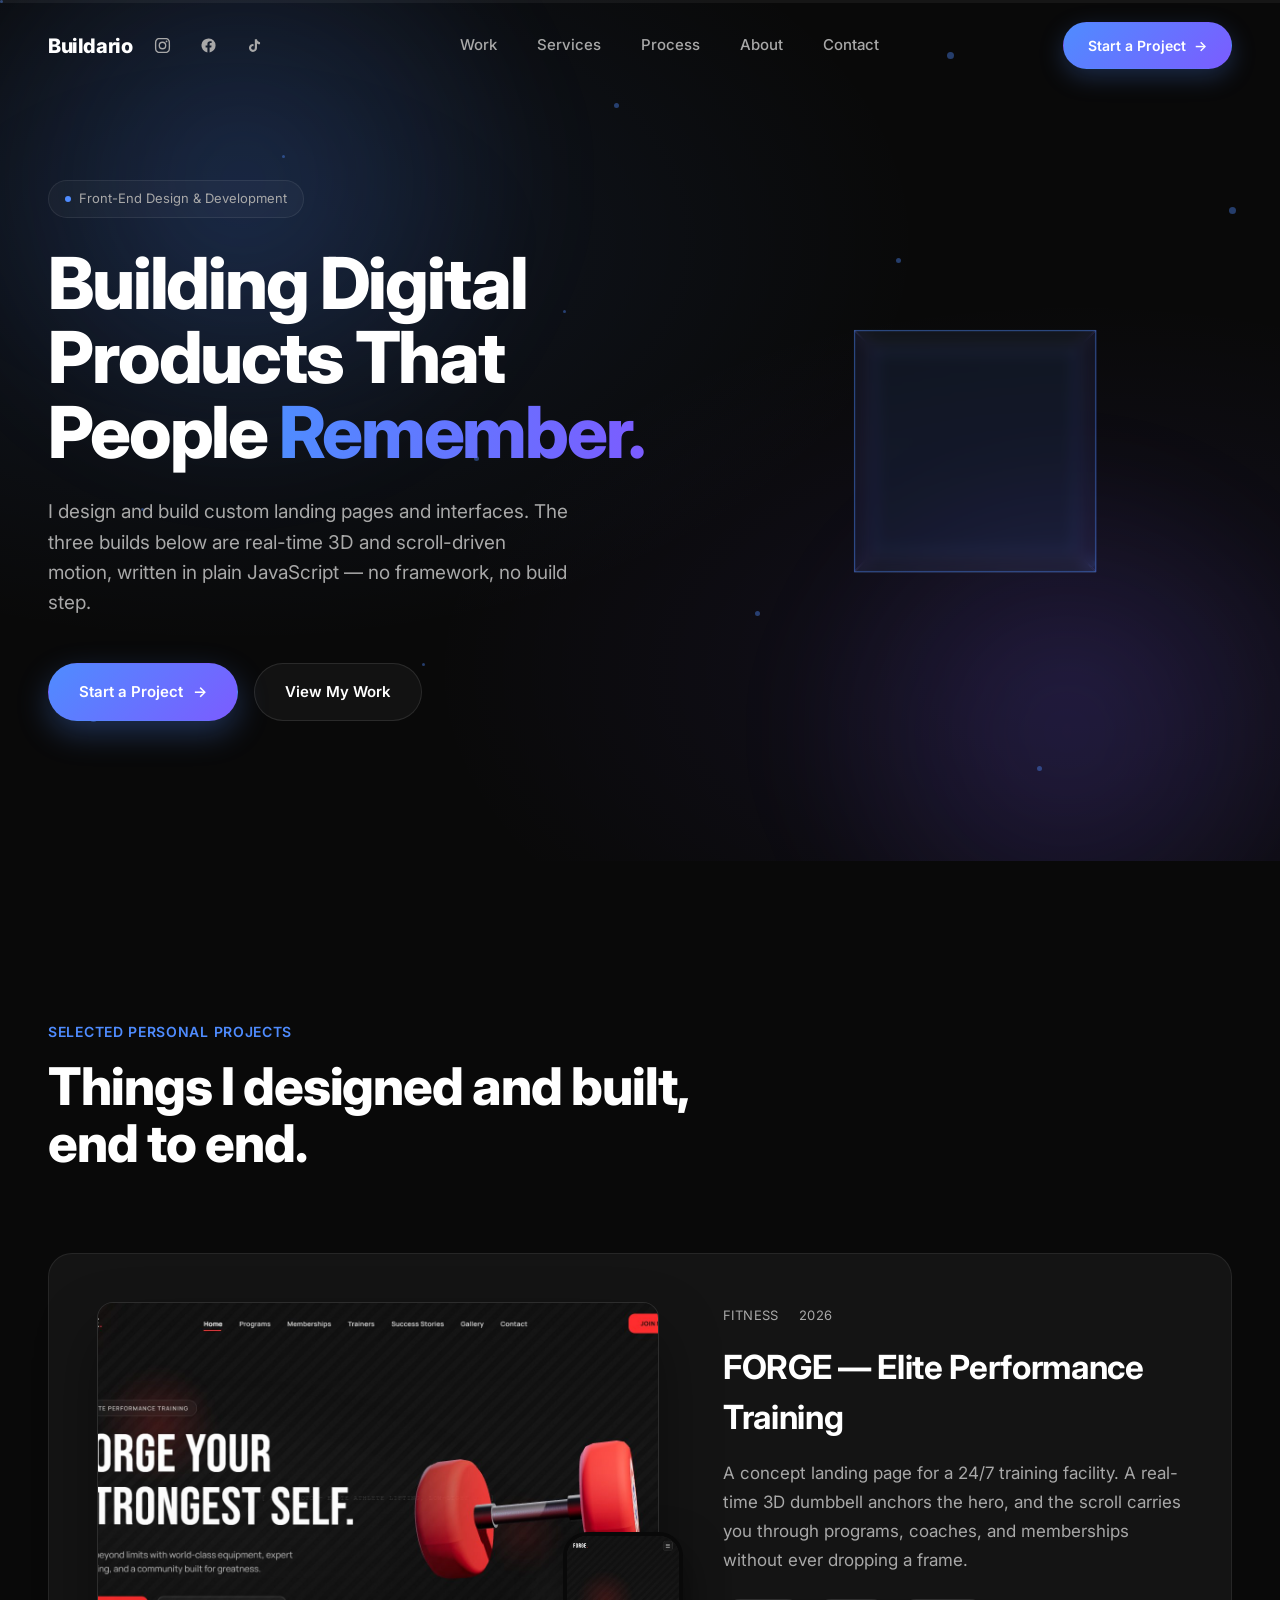
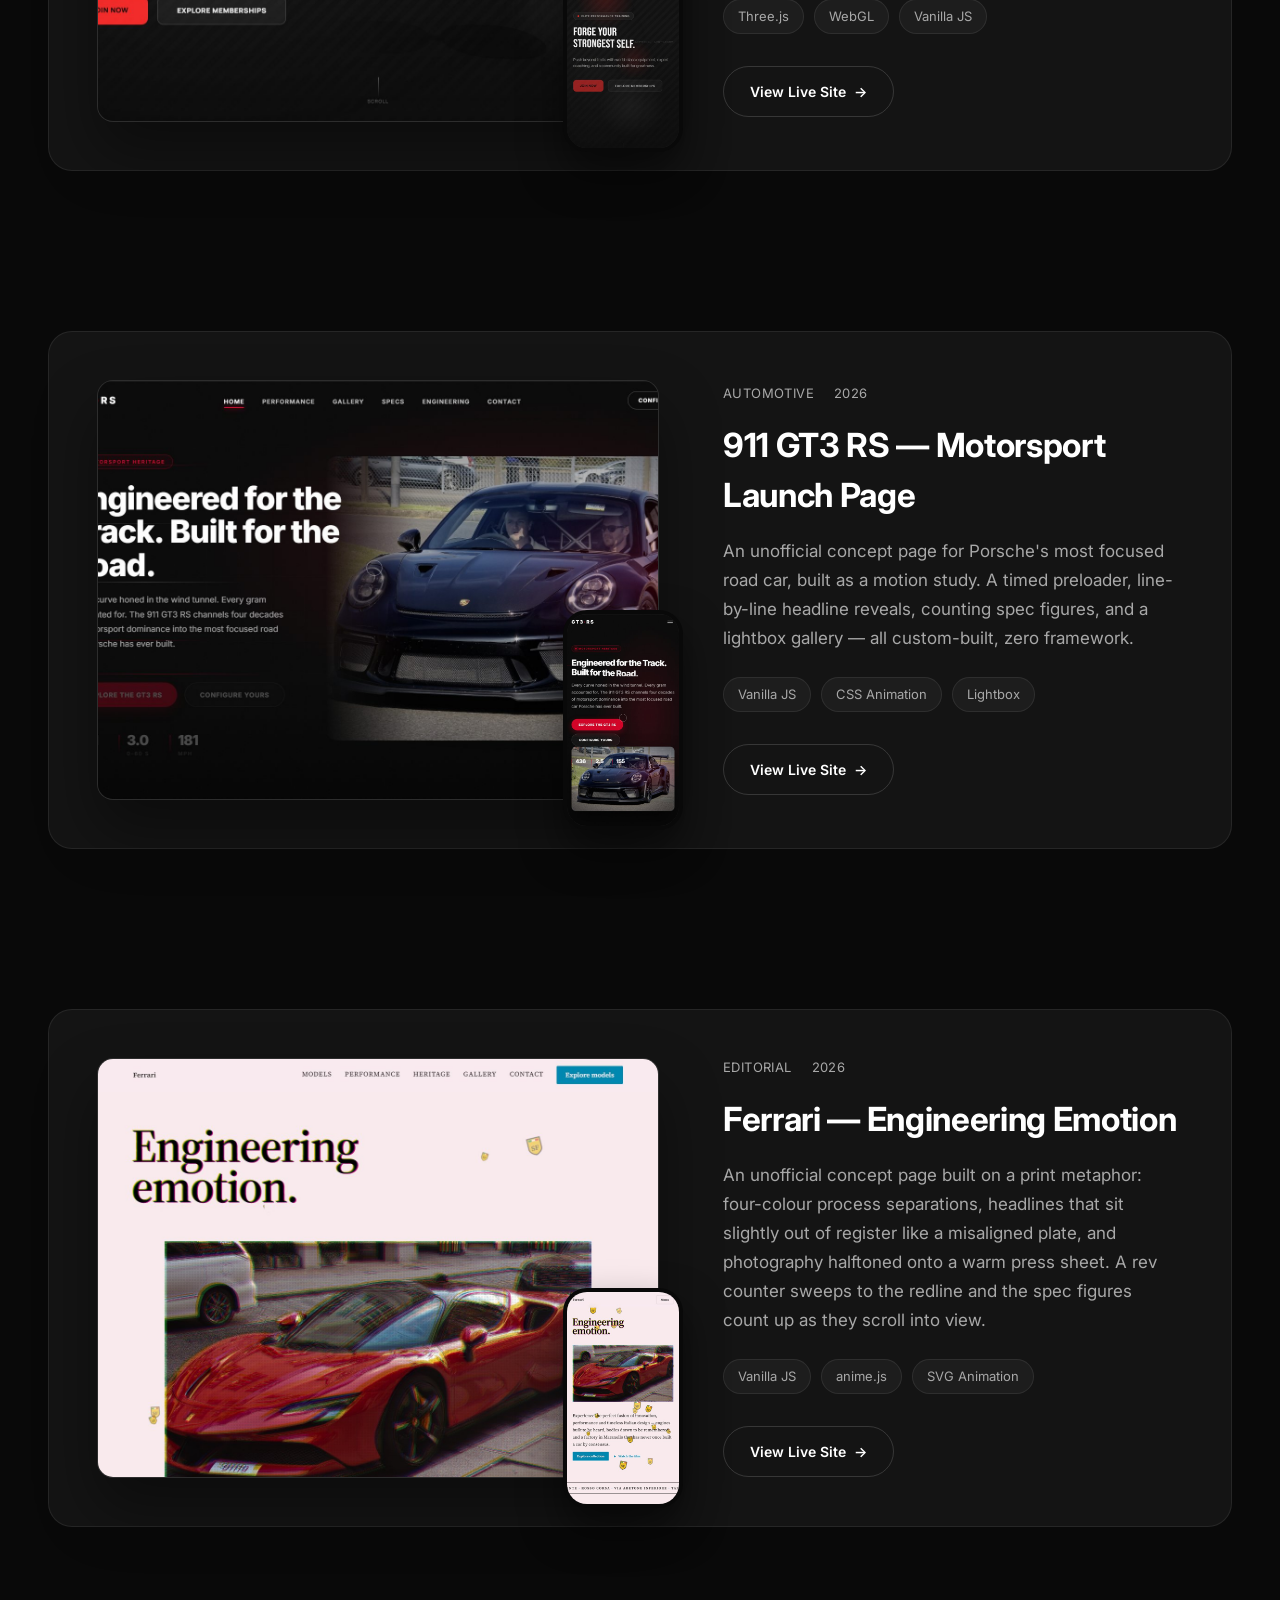
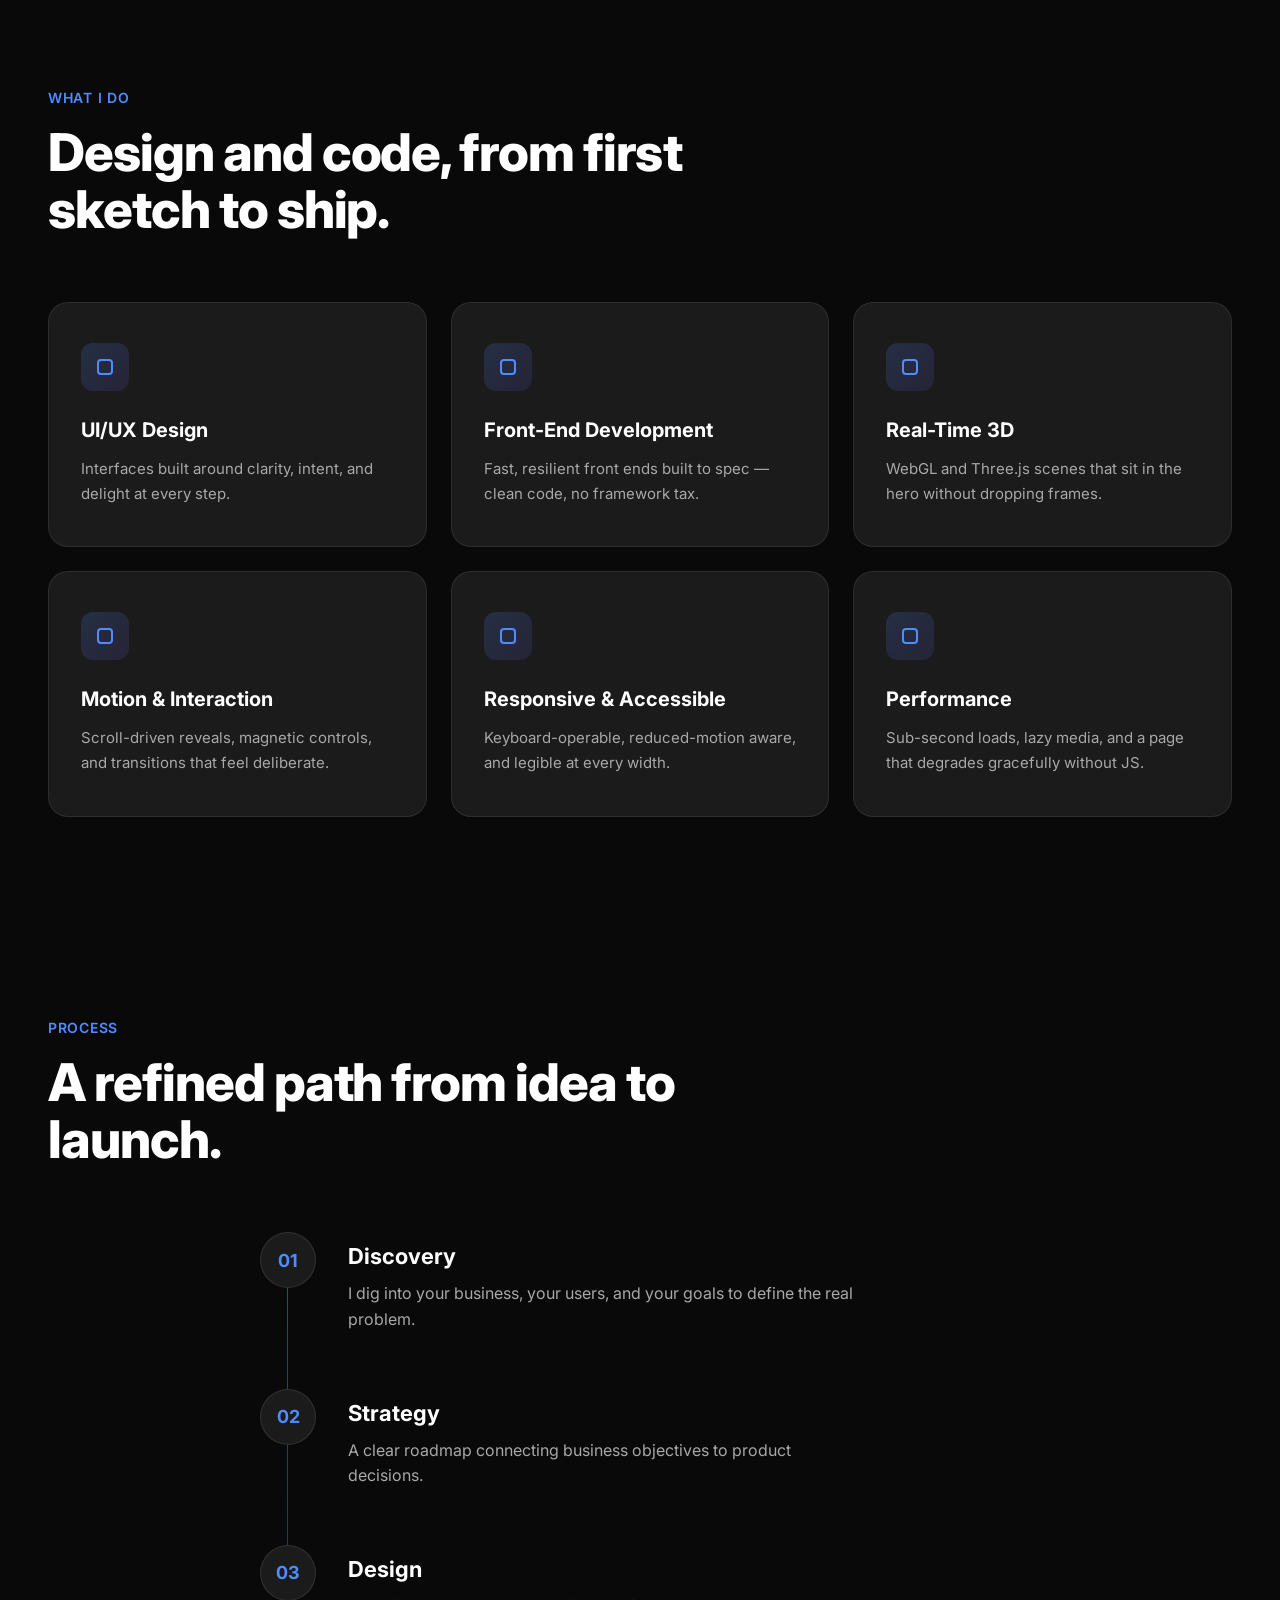
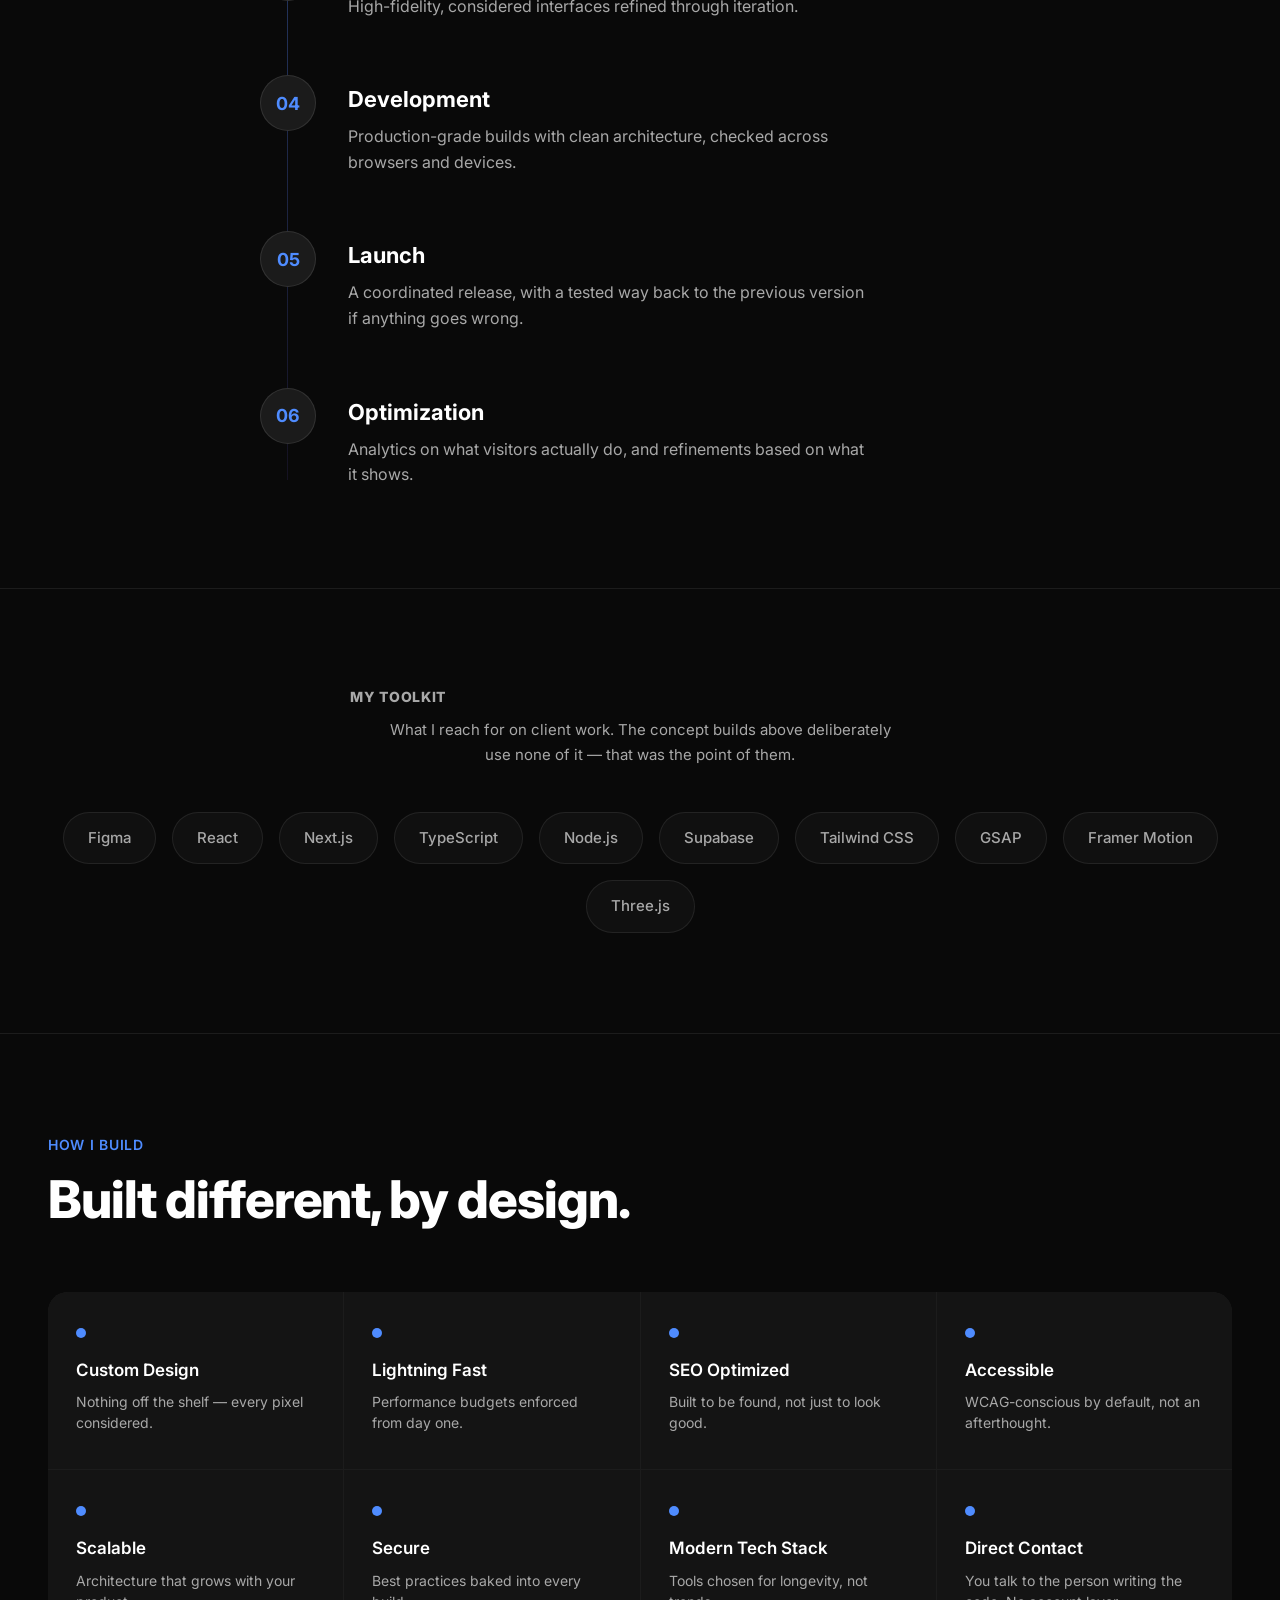
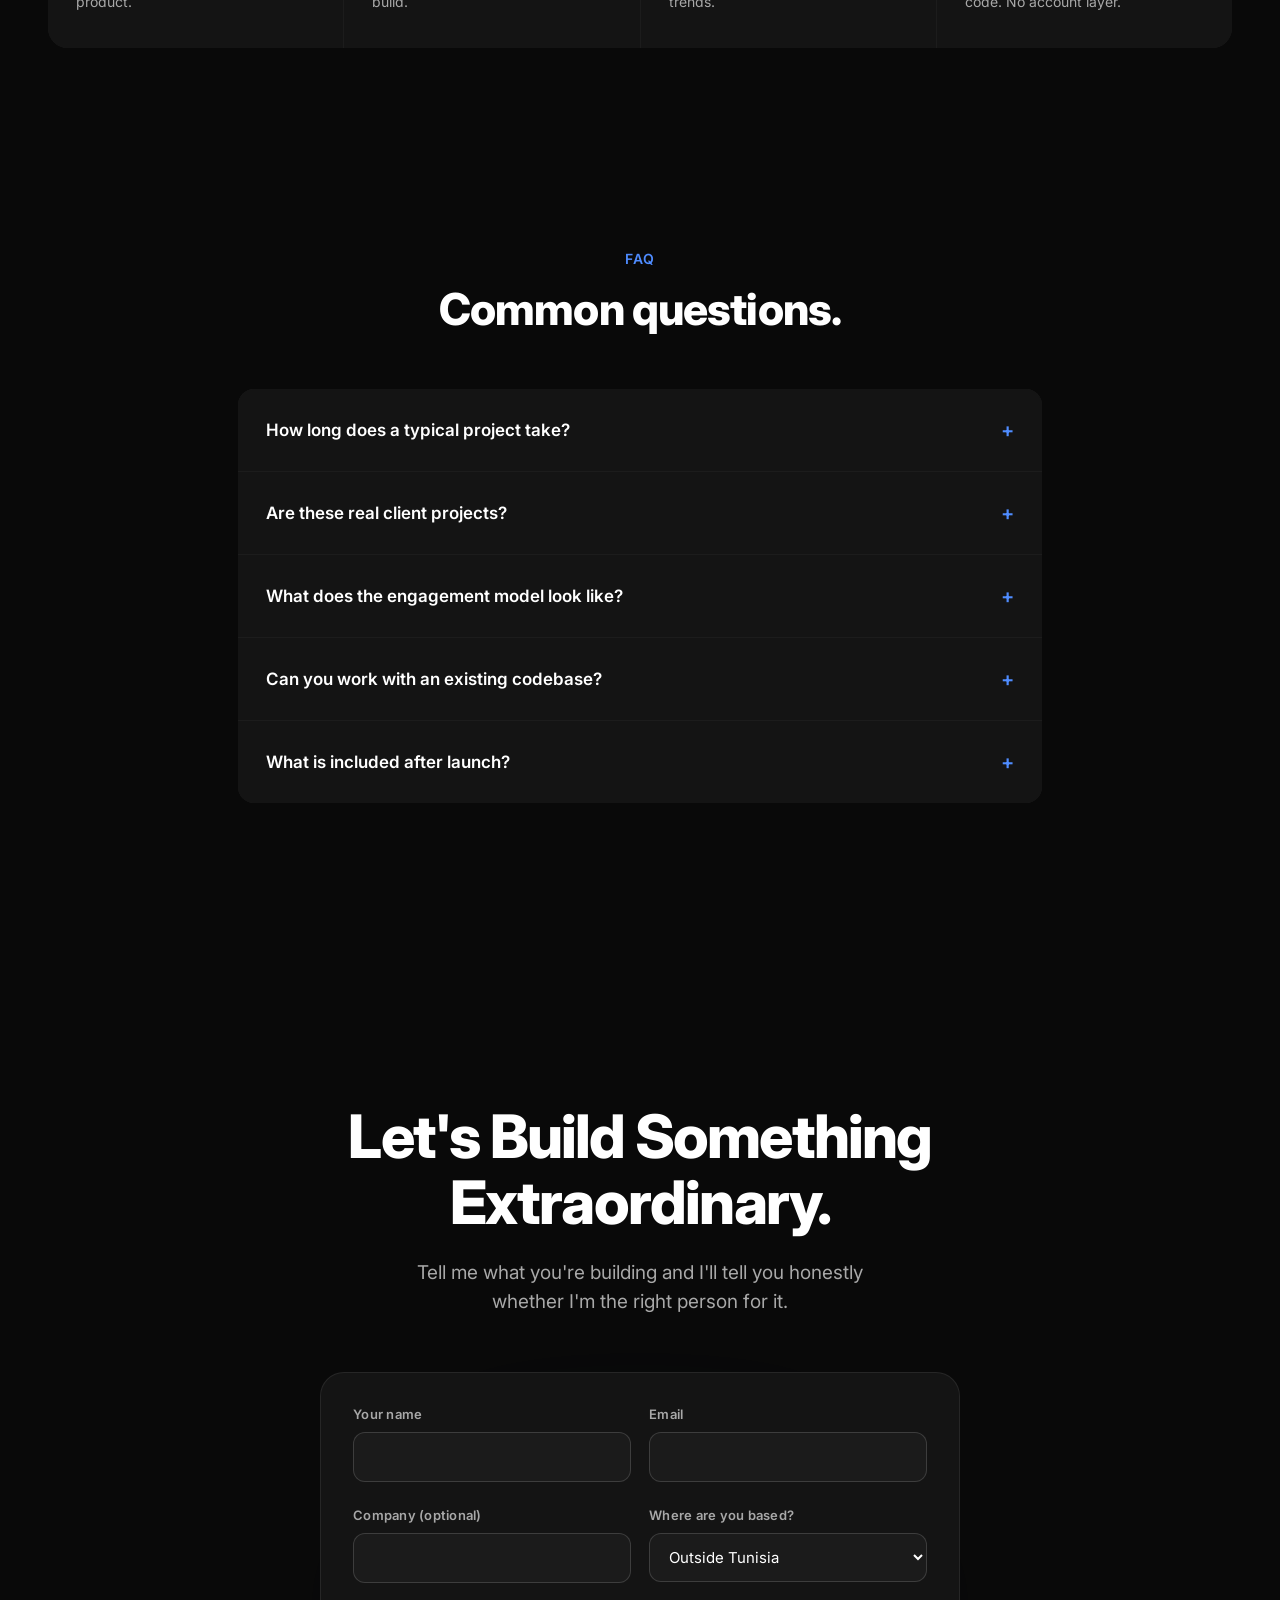
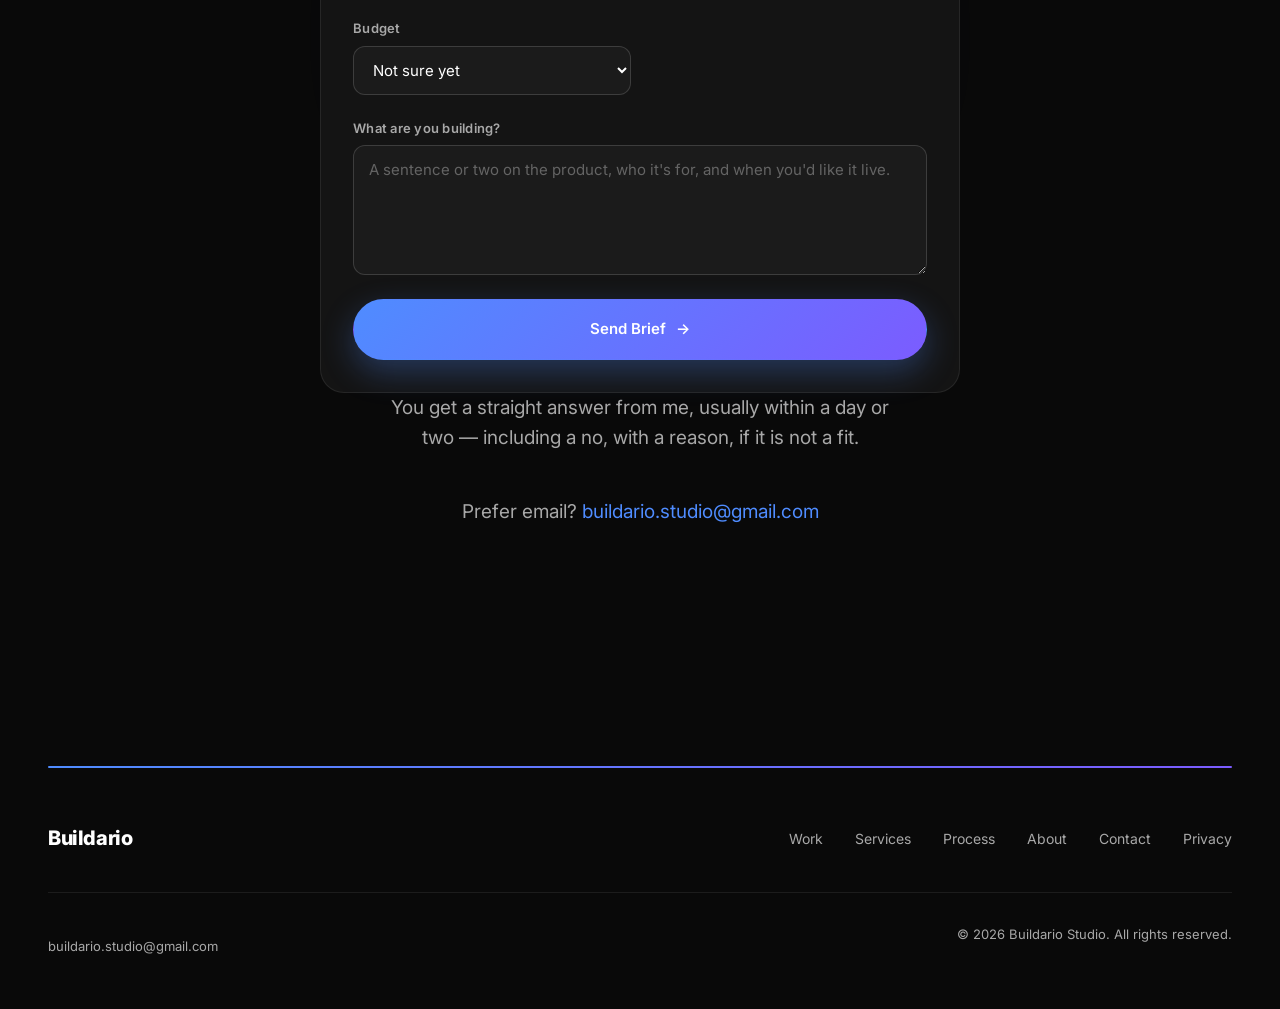
<file: index.html>
<!DOCTYPE html>
<html lang="en">
<head>
<meta charset="utf-8">
<meta name="viewport" content="width=device-width, initial-scale=1">
<title>Buildario — Front-End Design &amp; Development Portfolio</title>
<meta name="description" content="Buildario is the portfolio of a front-end designer and developer. Custom landing pages and interfaces — WebGL, scroll-driven motion, and no frameworks.">
<!-- This page is the deploy root: buildario.studio serves it directly, with the
     three demos as sibling folders. -->
<link rel="canonical" href="https://buildario.studio/">

<!-- Social cards -->
<meta property="og:type" content="website">
<meta property="og:url" content="https://buildario.studio/">
<meta property="og:site_name" content="Buildario">
<meta property="og:title" content="Buildario — Front-End Design &amp; Development Portfolio">
<meta property="og:description" content="Custom landing pages and interfaces — WebGL, scroll-driven motion, and no frameworks.">
<meta property="og:image" content="https://buildario.studio/assets/og-cover.jpg?v=2">
<meta property="og:image:width" content="1200">
<meta property="og:image:height" content="630">
<meta property="og:image:alt" content="Buildario portfolio: Building Digital Products That People Remember.">
<meta name="twitter:card" content="summary_large_image">
<meta name="twitter:title" content="Buildario — Front-End Design &amp; Development Portfolio">
<meta name="twitter:description" content="Custom landing pages and interfaces — WebGL, scroll-driven motion, and no frameworks.">
<meta name="twitter:image" content="https://buildario.studio/assets/og-cover.jpg?v=2">
<meta name="theme-color" content="#090909">

<link rel="icon" href="favicon.svg" type="image/svg+xml">
<link rel="preconnect" href="https://fonts.googleapis.com">
<link rel="preconnect" href="https://fonts.gstatic.com" crossorigin>
<link href="https://fonts.googleapis.com/css2?family=Inter:wght@400;500;600;700;800;900&display=swap" rel="stylesheet">
<link rel="stylesheet" href="styles.css">

<!-- Plausible: ~1.4KB, cookieless and storing nothing on the device, so the page
     still needs no consent banner. Deferred and entirely optional — if it is
     blocked, or the domain has not been added at plausible.io yet, nothing on
     the page changes. -->
<script defer data-domain="buildario.studio"
        src="https://plausible.io/js/script.tagged-events.outbound-links.js"></script>
<script>
  /* Queue stub. Lets main.js call plausible() before the script has loaded, and
     keeps that call a harmless no-op if it never loads at all. */
  window.plausible = window.plausible || function () {
    (window.plausible.q = window.plausible.q || []).push(arguments);
  };
</script>

<script>
  /* Reveal states and the loader overlay only apply when JS is alive. If main.js
     never boots (blocked module, file:// origin, a thrown error), drop the flag
     so the page renders fully visible instead of sitting behind the loader.
     3s, not 2s: a slow connection should not silently disable every animation. */
  document.documentElement.classList.add('js');
  setTimeout(function () {
    if (!window.__buildarioReady) document.documentElement.classList.remove('js');
  }, 3000);
</script>
</head>
<body>

<!-- First stop for a keyboard user: the nav is now brand + three social marks
     + five links + a CTA before any content, which is a long way to tab. -->
<a class="skip-link" href="#main">Skip to content</a>

<div class="loader" id="loader" aria-hidden="true"><span>BUILDARIO</span></div>

<div class="cursor-glow" id="cursorGlow" aria-hidden="true"></div>

<div class="scroll-progress" aria-hidden="true"><span id="scrollBar"></span></div>

<!-- ===== NAV ===== -->
<nav id="nav">
  <!-- Brand and the social row travel together as one left-hand group so the
       nav stays a two-part flex layout at every width. -->
  <div class="nav-brand">
    <a class="brand" href="#top">Buildario</a>
    <!-- Same three destinations as the footer row, same inline glyphs: three
         icons used twice each still cost less inline than a sprite request. -->
    <nav class="nav-social" aria-label="Buildario on social media">
      <a href="https://www.instagram.com/buildario.studio/" target="_blank" rel="noopener noreferrer" aria-label="Buildario on Instagram">
        <svg viewBox="-1.5 -1.5 27 27" aria-hidden="true" focusable="false">
          <path fill="currentColor" d="M12 2.16c3.2 0 3.58.01 4.85.07 1.17.05 1.8.25 2.23.41.56.22.96.48 1.38.9.42.42.68.82.9 1.38.16.42.36 1.06.41 2.23.06 1.27.07 1.65.07 4.85s-.01 3.58-.07 4.85c-.05 1.17-.25 1.8-.41 2.23-.22.56-.48.96-.9 1.38-.42.42-.82.68-1.38.9-.42.16-1.06.36-2.23.41-1.27.06-1.65.07-4.85.07s-3.58-.01-4.85-.07c-1.17-.05-1.8-.25-2.23-.41-.56-.22-.96-.48-1.38-.9-.42-.42-.68-.82-.9-1.38-.16-.42-.36-1.06-.41-2.23-.06-1.27-.07-1.65-.07-4.85s.01-3.58.07-4.85c.05-1.17.25-1.8.41-2.23.22-.56.48-.96.9-1.38.42-.42.82-.68 1.38-.9.42-.16 1.06-.36 2.23-.41 1.27-.06 1.65-.07 4.85-.07M12 0C8.74 0 8.33.01 7.05.07 5.78.13 4.9.33 4.14.63c-.79.3-1.46.72-2.13 1.38C1.35 2.68.93 3.35.63 4.14.33 4.9.13 5.78.07 7.05.01 8.33 0 8.74 0 12s.01 3.67.07 4.95c.06 1.27.26 2.15.56 2.91.3.79.72 1.46 1.38 2.13.67.66 1.34 1.08 2.13 1.38.76.3 1.64.5 2.91.56 1.28.06 1.69.07 4.95.07s3.67-.01 4.95-.07c1.27-.06 2.15-.26 2.91-.56.79-.3 1.46-.72 2.13-1.38.66-.67 1.08-1.34 1.38-2.13.3-.76.5-1.64.56-2.91.06-1.28.07-1.69.07-4.95s-.01-3.67-.07-4.95c-.06-1.27-.26-2.15-.56-2.91-.3-.79-.72-1.46-1.38-2.13C21.32 1.35 20.65.93 19.86.63c-.76-.3-1.64-.5-2.91-.56C15.67.01 15.26 0 12 0zm0 5.84a6.16 6.16 0 1 0 0 12.32 6.16 6.16 0 0 0 0-12.32zM12 16a4 4 0 1 1 0-8 4 4 0 0 1 0 8zm7.85-10.41a1.44 1.44 0 1 1-2.88 0 1.44 1.44 0 0 1 2.88 0z"/>
        </svg>
      </a>
      <a href="https://www.facebook.com/profile.php?id=61593945805100" target="_blank" rel="noopener noreferrer" aria-label="Buildario on Facebook">
        <svg viewBox="0 0 24 24" aria-hidden="true" focusable="false">
          <path fill="currentColor" d="M22 12a10 10 0 1 0-11.56 9.88v-6.99H7.9V12h2.54V9.8c0-2.51 1.49-3.9 3.777-3.9 1.094 0 2.239.196 2.239.196v2.46h-1.26c-1.243 0-1.63.771-1.63 1.562V12h2.773l-.443 2.89h-2.33v6.99A10 10 0 0 0 22 12z"/>
        </svg>
      </a>
      <a href="https://www.tiktok.com/@buildario.studio" target="_blank" rel="noopener noreferrer" aria-label="Buildario on TikTok">
        <svg viewBox="0 0 24 24" aria-hidden="true" focusable="false">
          <path fill="currentColor" d="M16.6 5.82A4.28 4.28 0 0 1 15.54 3h-3.09v12.4a2.59 2.59 0 1 1-1.82-2.47v-3.1a5.69 5.69 0 1 0 4.91 5.63V9.01a7.35 7.35 0 0 0 4.29 1.37V7.3a4.29 4.29 0 0 1-3.23-1.48z"/>
        </svg>
      </a>
    </nav>
  </div>

  <div class="nav-links" id="navLinks">
    <a href="#work" class="nav-link">Work</a>
    <a href="#services" class="nav-link">Services</a>
    <a href="#process" class="nav-link">Process</a>
    <a href="#why" class="nav-link">About</a>
    <a href="#contact" class="nav-link">Contact</a>
    <!-- Hidden by main.js until the backend is configured: a sign-in that
         cannot sign anyone in is worse than no link at all. -->
    <a href="login/" class="nav-link" id="clientLogin" hidden>Client Login</a>
    <a href="#contact" class="btn btn-primary drawer-cta">Start a Project <span aria-hidden="true">→</span></a>
  </div>

  <a href="#contact" class="btn btn-primary btn-sm magnetic nav-cta">Start a Project <span aria-hidden="true">→</span></a>

  <button type="button" class="nav-toggle" id="navToggle"
          aria-expanded="false" aria-controls="navLinks" aria-label="Open menu">
    <span class="nav-toggle-bars" aria-hidden="true"><span></span><span></span><span></span></span>
  </button>
</nav>
<div class="nav-scrim" id="navScrim" hidden></div>

<main id="main" tabindex="-1">

<!-- ===== HERO ===== -->
<section class="hero" id="top">
  <span class="blob blob-a" aria-hidden="true"></span>
  <span class="blob blob-b" aria-hidden="true"></span>
  <div class="particles" id="particles" aria-hidden="true"></div>

  <div class="hero-inner">
  <div class="hero-copy reveal">
    <p class="badge"><span class="badge-dot" aria-hidden="true"></span>Front-End Design &amp; Development</p>
    <h1>Building Digital Products That People <span class="grad-text">Remember.</span></h1>
    <p class="hero-sub">I design and build custom landing pages and interfaces. The three builds below are real-time 3D and scroll-driven motion, written in plain JavaScript — no framework, no build step.</p>
    <div class="hero-cta">
      <a href="#contact" class="btn btn-primary magnetic">Start a Project <span aria-hidden="true">→</span></a>
      <a href="#work" class="btn btn-ghost magnetic">View My Work</a>
    </div>
  </div>

  <div class="hero-visual reveal" aria-hidden="true">
    <div class="cube" id="cube">
      <span class="face face-front"></span>
      <span class="face face-back"></span>
      <span class="face face-right"></span>
      <span class="face face-left"></span>
      <span class="face face-top"></span>
      <span class="face face-bottom"></span>
    </div>
  </div>
  </div>
</section>

<!-- ===== WORK ===== -->
<section id="work" class="section">
  <header class="section-head reveal">
    <p class="kicker">Selected Personal Projects</p>
    <h2>Things I designed and built, end to end.</h2>
  </header>

  <article class="project tilt reveal">
    <div class="project-media">
      <img class="shot shot-desktop" src="assets/gym-desktop.jpg" width="1440" height="900"
           alt="FORGE landing page on desktop: the headline Forge Your Strongest Self beside a 3D red dumbbell."
           loading="lazy" decoding="async">
      <img class="shot shot-mobile" src="assets/gym-mobile.jpg" width="430" height="880"
           alt="The same FORGE hero at mobile width." loading="lazy" decoding="async">
    </div>
    <div class="project-body">
      <p class="project-meta"><span>Fitness</span><span>2026</span></p>
      <h3>FORGE — Elite Performance Training</h3>
      <p class="project-desc">A concept landing page for a 24/7 training facility. A real-time 3D dumbbell anchors the hero, and the scroll carries you through programs, coaches, and memberships without ever dropping a frame.</p>
      <ul class="tags">
        <li>Three.js</li>
        <li>WebGL</li>
        <li>Vanilla JS</li>
      </ul>
      <!-- Explicit index.html, not the bare folder: a directory URL only resolves
           to the index when a server does it, so `gym/` shows a file listing
           (or nothing) when the page is opened straight off disk. -->
      <a class="btn btn-outline magnetic" href="gym/index.html">View Live Site <span aria-hidden="true">→</span></a>
    </div>
  </article>

  <article class="project tilt reveal">
    <div class="project-media">
      <img class="shot shot-desktop" src="assets/porsche-desktop.jpg" width="1440" height="900"
           alt="911 GT3 RS landing page on desktop: bold headline over a full-bleed photograph of a black GT3 RS on track."
           loading="lazy" decoding="async">
      <img class="shot shot-mobile" src="assets/porsche-mobile.jpg" width="430" height="880"
           alt="The same GT3 RS hero at mobile width." loading="lazy" decoding="async">
    </div>
    <div class="project-body">
      <p class="project-meta"><span>Automotive</span><span>2026</span></p>
      <h3>911 GT3 RS — Motorsport Launch Page</h3>
      <p class="project-desc">An unofficial concept page for Porsche's most focused road car, built as a motion study. A timed preloader, line-by-line headline reveals, counting spec figures, and a lightbox gallery — all custom-built, zero framework.</p>
      <ul class="tags">
        <li>Vanilla JS</li>
        <li>CSS Animation</li>
        <li>Lightbox</li>
      </ul>
      <a class="btn btn-outline magnetic" href="porsche/index.html">View Live Site <span aria-hidden="true">→</span></a>
    </div>
  </article>

  <article class="project tilt reveal">
    <div class="project-media">
      <img class="shot shot-desktop" src="assets/ferrari-desktop.jpg" width="1440" height="900"
           alt="Ferrari concept page on desktop: the headline Engineering emotion set in misregistered colour plates above a halftoned photograph of a red SF90."
           loading="lazy" decoding="async">
      <img class="shot shot-mobile" src="assets/ferrari-mobile.jpg" width="430" height="880"
           alt="The same Ferrari hero at mobile width." loading="lazy" decoding="async">
    </div>
    <div class="project-body">
      <p class="project-meta"><span>Editorial</span><span>2026</span></p>
      <h3>Ferrari — Engineering Emotion</h3>
      <p class="project-desc">An unofficial concept page built on a print metaphor: four-colour process separations, headlines that sit slightly out of register like a misaligned plate, and photography halftoned onto a warm press sheet. A rev counter sweeps to the redline and the spec figures count up as they scroll into view.</p>
      <ul class="tags">
        <li>Vanilla JS</li>
        <li>anime.js</li>
        <li>SVG Animation</li>
      </ul>
      <a class="btn btn-outline magnetic" href="ferrari/index.html">View Live Site <span aria-hidden="true">→</span></a>
    </div>
  </article>
</section>

<!-- ===== SERVICES ===== -->
<section id="services" class="section">
  <header class="section-head reveal">
    <p class="kicker">What I Do</p>
    <h2>Design and code, from first sketch to ship.</h2>
  </header>

  <div class="grid grid-services">
    <article class="card service reveal">
      <span class="service-icon" aria-hidden="true"><span></span></span>
      <h3>UI/UX Design</h3>
      <p>Interfaces built around clarity, intent, and delight at every step.</p>
    </article>
    <article class="card service reveal">
      <span class="service-icon" aria-hidden="true"><span></span></span>
      <h3>Front-End Development</h3>
      <p>Fast, resilient front ends built to spec — clean code, no framework tax.</p>
    </article>
    <article class="card service reveal">
      <span class="service-icon" aria-hidden="true"><span></span></span>
      <h3>Real-Time 3D</h3>
      <p>WebGL and Three.js scenes that sit in the hero without dropping frames.</p>
    </article>
    <article class="card service reveal">
      <span class="service-icon" aria-hidden="true"><span></span></span>
      <h3>Motion &amp; Interaction</h3>
      <p>Scroll-driven reveals, magnetic controls, and transitions that feel deliberate.</p>
    </article>
    <article class="card service reveal">
      <span class="service-icon" aria-hidden="true"><span></span></span>
      <h3>Responsive &amp; Accessible</h3>
      <p>Keyboard-operable, reduced-motion aware, and legible at every width.</p>
    </article>
    <article class="card service reveal">
      <span class="service-icon" aria-hidden="true"><span></span></span>
      <h3>Performance</h3>
      <p>Sub-second loads, lazy media, and a page that degrades gracefully without JS.</p>
    </article>
  </div>
</section>

<!-- ===== PROCESS ===== -->
<section id="process" class="section">
  <header class="section-head reveal">
    <p class="kicker">Process</p>
    <h2>A refined path from idea to launch.</h2>
  </header>

  <ol class="process">
    <li class="step reveal">
      <span class="step-n" aria-hidden="true">01</span>
      <div>
        <h3>Discovery</h3>
        <p>I dig into your business, your users, and your goals to define the real problem.</p>
      </div>
    </li>
    <li class="step reveal">
      <span class="step-n" aria-hidden="true">02</span>
      <div>
        <h3>Strategy</h3>
        <p>A clear roadmap connecting business objectives to product decisions.</p>
      </div>
    </li>
    <li class="step reveal">
      <span class="step-n" aria-hidden="true">03</span>
      <div>
        <h3>Design</h3>
        <p>High-fidelity, considered interfaces refined through iteration.</p>
      </div>
    </li>
    <li class="step reveal">
      <span class="step-n" aria-hidden="true">04</span>
      <div>
        <h3>Development</h3>
        <p>Production-grade builds with clean architecture, checked across browsers and devices.</p>
      </div>
    </li>
    <li class="step reveal">
      <span class="step-n" aria-hidden="true">05</span>
      <div>
        <h3>Launch</h3>
        <p>A coordinated release, with a tested way back to the previous version if anything goes wrong.</p>
      </div>
    </li>
    <li class="step reveal">
      <span class="step-n" aria-hidden="true">06</span>
      <div>
        <h3>Optimization</h3>
        <p>Analytics on what visitors actually do, and refinements based on what it shows.</p>
      </div>
    </li>
  </ol>
</section>

<!-- ===== TOOLKIT ===== -->
<section class="section toolkit reveal" aria-labelledby="toolkit-h">
  <h2 class="overline" id="toolkit-h">My Toolkit</h2>
  <!-- Without this line the list reads as a contradiction of the hero. It is
       not: this is what client work gets built in, the demos are the opposite
       case, made deliberately without any of it. -->
  <p class="toolkit-note">What I reach for on client work. The concept builds above deliberately use none of it — that was the point of them.</p>
  <ul class="tech" id="tech">
    <li>Figma</li>
    <li>React</li>
    <li>Next.js</li>
    <li>TypeScript</li>
    <li>Node.js</li>
    <li>Supabase</li>
    <li>Tailwind CSS</li>
    <li>GSAP</li>
    <li>Framer Motion</li>
    <li>Three.js</li>
  </ul>
</section>

<!-- ===== WHY ===== -->
<section id="why" class="section">
  <header class="section-head reveal">
    <p class="kicker">How I Build</p>
    <h2>Built different, by design.</h2>
  </header>

  <div class="why-grid">
    <article class="why reveal">
      <span class="why-dot" aria-hidden="true"></span>
      <h3>Custom Design</h3>
      <p>Nothing off the shelf — every pixel considered.</p>
    </article>
    <article class="why reveal">
      <span class="why-dot" aria-hidden="true"></span>
      <h3>Lightning Fast</h3>
      <p>Performance budgets enforced from day one.</p>
    </article>
    <article class="why reveal">
      <span class="why-dot" aria-hidden="true"></span>
      <h3>SEO Optimized</h3>
      <p>Built to be found, not just to look good.</p>
    </article>
    <article class="why reveal">
      <span class="why-dot" aria-hidden="true"></span>
      <h3>Accessible</h3>
      <p>WCAG-conscious by default, not an afterthought.</p>
    </article>
    <article class="why reveal">
      <span class="why-dot" aria-hidden="true"></span>
      <h3>Scalable</h3>
      <p>Architecture that grows with your product.</p>
    </article>
    <article class="why reveal">
      <span class="why-dot" aria-hidden="true"></span>
      <h3>Secure</h3>
      <p>Best practices baked into every build.</p>
    </article>
    <article class="why reveal">
      <span class="why-dot" aria-hidden="true"></span>
      <h3>Modern Tech Stack</h3>
      <p>Tools chosen for longevity, not trends.</p>
    </article>
    <article class="why reveal">
      <span class="why-dot" aria-hidden="true"></span>
      <h3>Direct Contact</h3>
      <p>You talk to the person writing the code. No account layer.</p>
    </article>
  </div>
</section>

<!-- ===== FAQ ===== -->
<section id="faq" class="section faq-section">
  <header class="section-head section-head-center reveal">
    <p class="kicker">FAQ</p>
    <h2>Common questions.</h2>
  </header>

  <div class="faq">
    <div class="faq-item reveal">
      <h3>
        <button type="button" class="faq-q" aria-expanded="false" aria-controls="faq-a1" id="faq-q1">
          How long does a typical project take?
          <span class="faq-icon" aria-hidden="true">+</span>
        </button>
      </h3>
      <div class="faq-a" id="faq-a1" role="region" aria-labelledby="faq-q1">
        <p>A landing page of this scale takes roughly 2–4 weeks from brief to launch. Larger builds scale from there — I'll give you a range before any work starts.</p>
      </div>
    </div>

    <div class="faq-item reveal">
      <h3>
        <button type="button" class="faq-q" aria-expanded="false" aria-controls="faq-a2" id="faq-q2">
          Are these real client projects?
          <span class="faq-icon" aria-hidden="true">+</span>
        </button>
      </h3>
      <div class="faq-a" id="faq-a2" role="region" aria-labelledby="faq-q2">
        <p>No — the three builds above are self-directed concept projects, designed and coded start to finish to push specific techniques. Every line of them is mine, and they are all live and clickable.</p>
      </div>
    </div>

    <div class="faq-item reveal">
      <h3>
        <button type="button" class="faq-q" aria-expanded="false" aria-controls="faq-a3" id="faq-q3">
          What does the engagement model look like?
          <span class="faq-icon" aria-hidden="true">+</span>
        </button>
      </h3>
      <div class="faq-a" id="faq-a3" role="region" aria-labelledby="faq-q3">
        <p>Fixed price for a defined scope, or an hourly rate for open-ended work. Whichever fits, you get the number in writing before I start.</p>
      </div>
    </div>

    <div class="faq-item reveal">
      <h3>
        <button type="button" class="faq-q" aria-expanded="false" aria-controls="faq-a4" id="faq-q4">
          Can you work with an existing codebase?
          <span class="faq-icon" aria-hidden="true">+</span>
        </button>
      </h3>
      <div class="faq-a" id="faq-a4" role="region" aria-labelledby="faq-q4">
        <p>Usually, yes. I read it first and tell you honestly whether extending it or rebuilding is the better call — including when the honest answer is that you don't need me.</p>
      </div>
    </div>

    <div class="faq-item reveal">
      <h3>
        <button type="button" class="faq-q" aria-expanded="false" aria-controls="faq-a5" id="faq-q5">
          What is included after launch?
          <span class="faq-icon" aria-hidden="true">+</span>
        </button>
      </h3>
      <div class="faq-a" id="faq-a5" role="region" aria-labelledby="faq-q5">
        <p>You get the full source, a short handoff write-up, and me on email for bug fixes after launch. Ongoing work is a separate arrangement.</p>
      </div>
    </div>
  </div>
</section>

<!-- ===== CONTACT ===== -->
<section id="contact" class="cta reveal">
  <span class="cta-glow" aria-hidden="true"></span>
  <div class="cta-inner">
    <h2>Let's Build Something Extraordinary.</h2>
    <p>Tell me what you're building and I'll tell you honestly whether I'm the right person for it.</p>

    <!-- Submission is a scripted RPC, so with JS off the button would post
         nowhere and say nothing. Rather than fake a form that cannot send,
         the noscript path hands over the address directly. -->
    <noscript>
      <p class="form-msg form-msg-info" style="display:block">
        This form needs JavaScript to send. With it off, email the brief straight to
        <a href="mailto:buildario.studio@gmail.com">buildario.studio@gmail.com</a> — name, what you’re building, and a rough budget is plenty.
      </p>
    </noscript>

    <form class="contact-form" id="briefForm" novalidate>
      <!-- role=status, not alert: validation messages should be read after the
           field the visitor is being sent back to takes focus, not interrupt it. -->
      <p class="form-msg" id="briefMsg" role="status" aria-live="polite" hidden></p>

      <div class="field-row">
        <div class="field">
          <label for="briefName">Your name</label>
          <input type="text" id="briefName" name="name" autocomplete="name" maxlength="120" required>
        </div>
        <div class="field">
          <label for="briefEmail">Email</label>
          <input type="email" id="briefEmail" name="email" autocomplete="email" maxlength="254" required>
        </div>
      </div>

      <div class="field-row">
        <div class="field">
          <label for="briefCompany">Company <span class="muted">(optional)</span></label>
          <input type="text" id="briefCompany" name="company" autocomplete="organization" maxlength="160">
        </div>
        <div class="field">
          <label for="briefRegion">Where are you based?</label>
          <select id="briefRegion" name="region">
            <option value="tn">Tunisia</option>
            <option value="intl" selected>Outside Tunisia</option>
          </select>
        </div>
        <div class="field">
          <label for="briefBudget">Budget</label>
          <!-- Two currencies, because one ceiling cannot serve both markets: a
               local ceiling reads as junior abroad, and an international floor
               prices out every business in Tunis. main.js narrows this to the
               region chosen above; with JS off both groups stay selectable, so
               the field is never unusable. The submitted value carries its own
               currency, which is what tells the two apart on arrival. -->
          <select id="briefBudget" name="budget">
            <option value="">Not sure yet</option>
            <optgroup label="Tunisia (TND)" data-region="tn">
              <option value="500 TND">500 TND</option>
              <option value="500 – 1000 TND">500 – 1000 TND</option>
              <option value="1000 – 1500 TND">1000 – 1500 TND</option>
              <option value="+1500 TND">+1500 TND</option>
            </optgroup>
            <optgroup label="International (USD)" data-region="intl">
              <option value="Under $1,500">Under $1,500</option>
              <option value="$1,500 – $3,000">$1,500 – $3,000</option>
              <option value="$3,000 – $6,000">$3,000 – $6,000</option>
              <option value="$6,000+">$6,000+</option>
            </optgroup>
          </select>
        </div>
      </div>

      <div class="field">
        <label for="briefMessage">What are you building?</label>
        <textarea id="briefMessage" name="message" maxlength="4000" required
                  placeholder="A sentence or two on the product, who it's for, and when you'd like it live."></textarea>
      </div>

      <!-- Not a real field. Kept out of the tab order and hidden from screen
           readers so only a form-filling script ever touches it. -->
      <div class="hp-field" aria-hidden="true">
        <label for="briefWebsite">Leave this empty</label>
        <input type="text" id="briefWebsite" name="website" tabindex="-1" autocomplete="off">
      </div>

      <button type="submit" class="btn btn-primary" id="briefSubmit">Send Brief <span aria-hidden="true">→</span></button>
    </form>

    <!-- The page has no testimonials to lean on, so the reassurance has to be a
         promise that can actually be kept rather than borrowed credibility. -->
    <p class="contact-promise">
      You get a straight answer from me, usually within a day or two — including
      a no, with a reason, if it is not a fit.
    </p>

    <p class="contact-alt">
      Prefer email? <a href="mailto:buildario.studio@gmail.com">buildario.studio@gmail.com</a><span
        id="clientLoginAlt" hidden> · Already a client? <a href="login/">Sign in</a></span>
    </p>
  </div>
</section>

</main>

<!-- ===== FOOTER ===== -->
<footer>
  <div class="footer-rule" aria-hidden="true"></div>

  <div class="footer-top">
    <div class="brand brand-footer">Buildario</div>
    <nav class="footer-links" aria-label="Footer">
      <a href="#work">Work</a>
      <a href="#services">Services</a>
      <a href="#process">Process</a>
      <a href="#why">About</a>
      <a href="#contact">Contact</a>
      <a href="privacy/">Privacy</a>
    </nav>
    <!-- The social marks live in the header now, beside the wordmark. One set
         per page: repeating them here just gave the same three links a second
         home with no extra reach. -->
  </div>

  <div class="footer-bottom">
    <a href="mailto:buildario.studio@gmail.com">buildario.studio@gmail.com</a>
    <span>© 2026 Buildario Studio. All rights reserved.</span>
  </div>
</footer>

<script src="app/config.js"></script>
<script src="main.js" defer></script>
</body>
</html>
</file>
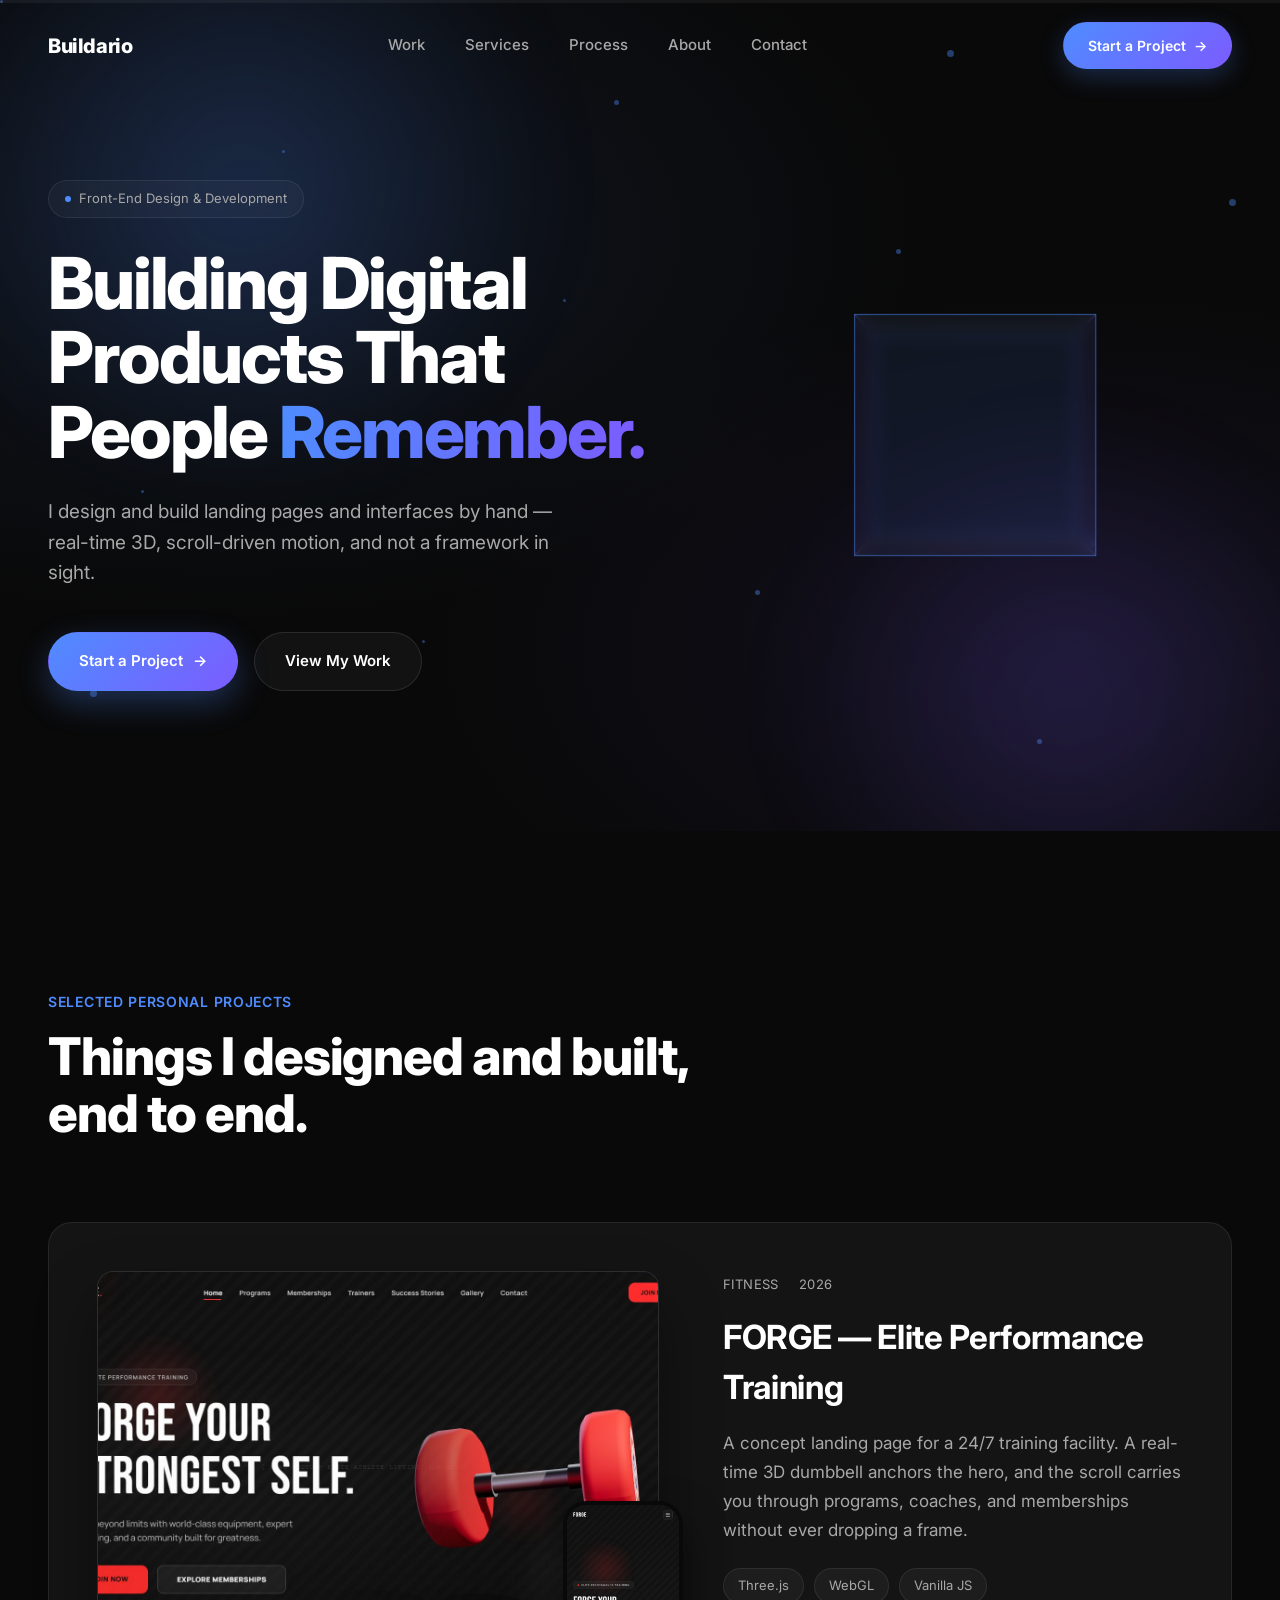
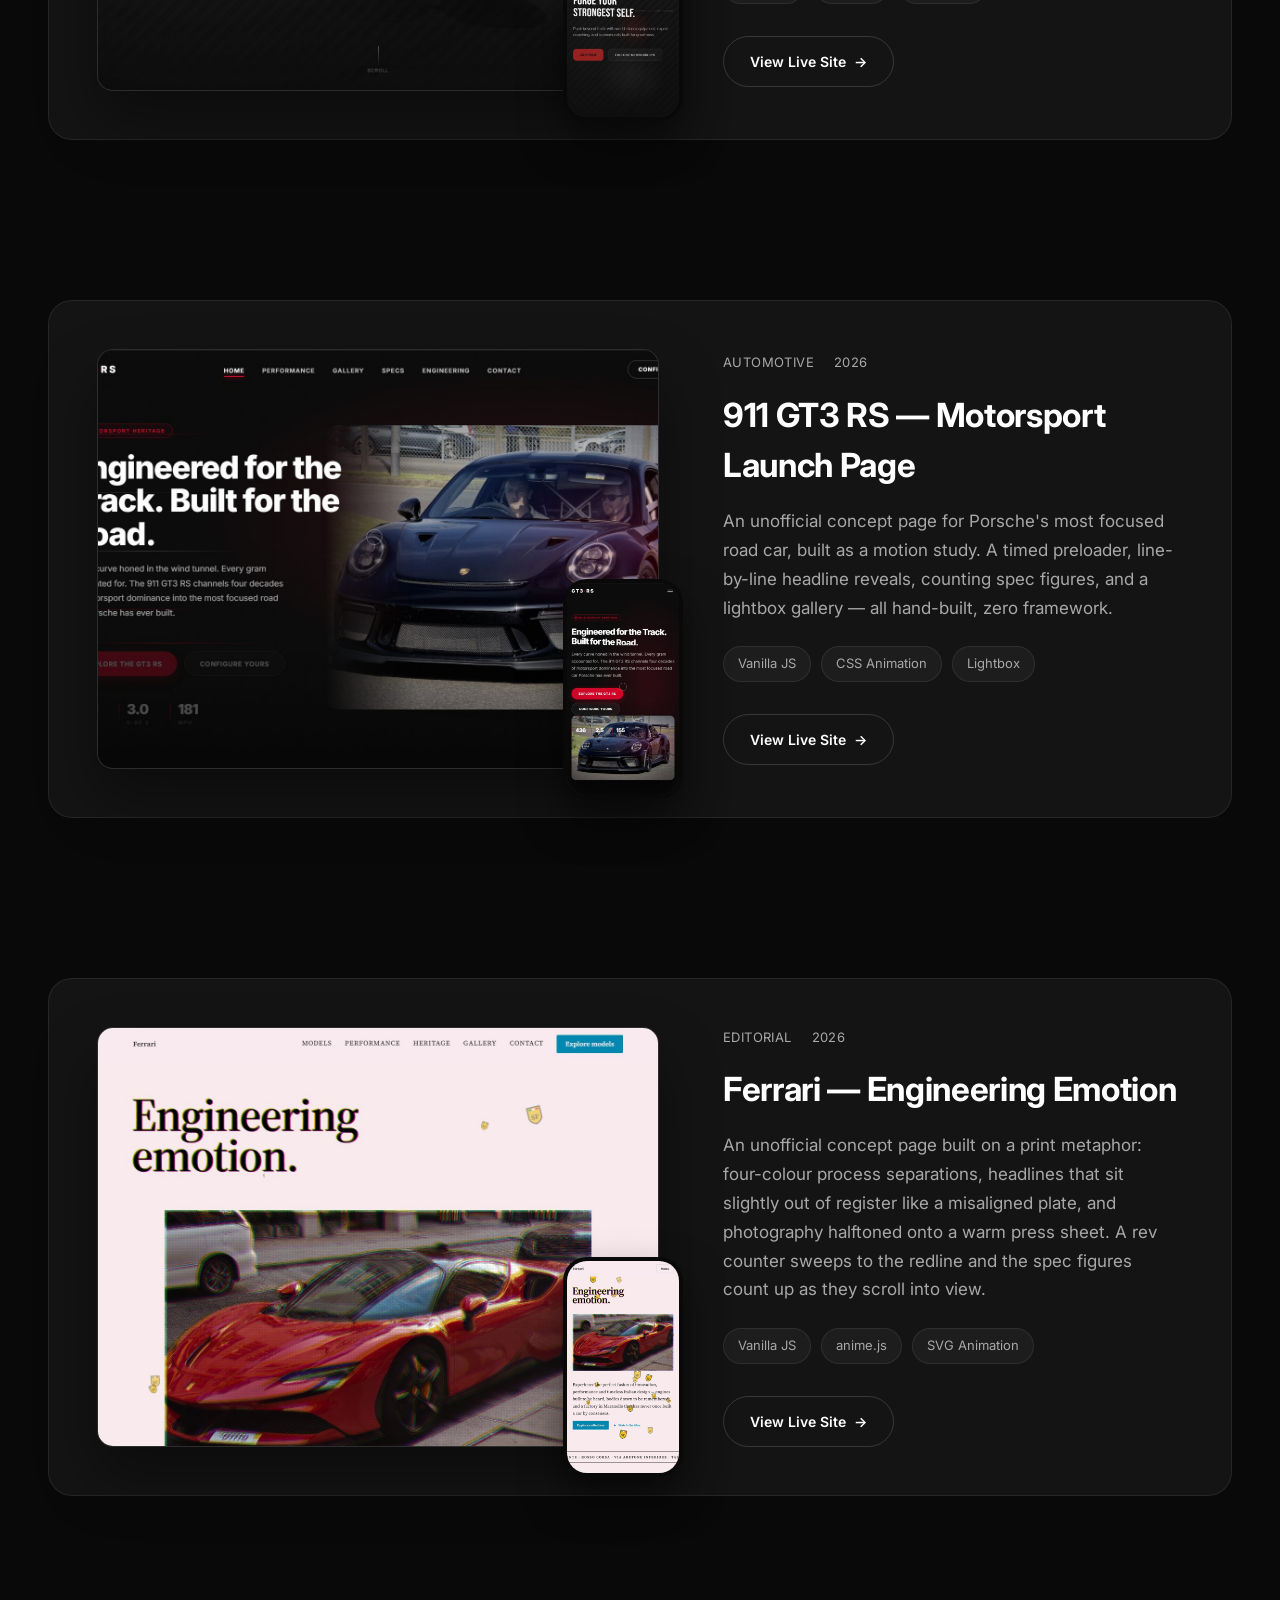
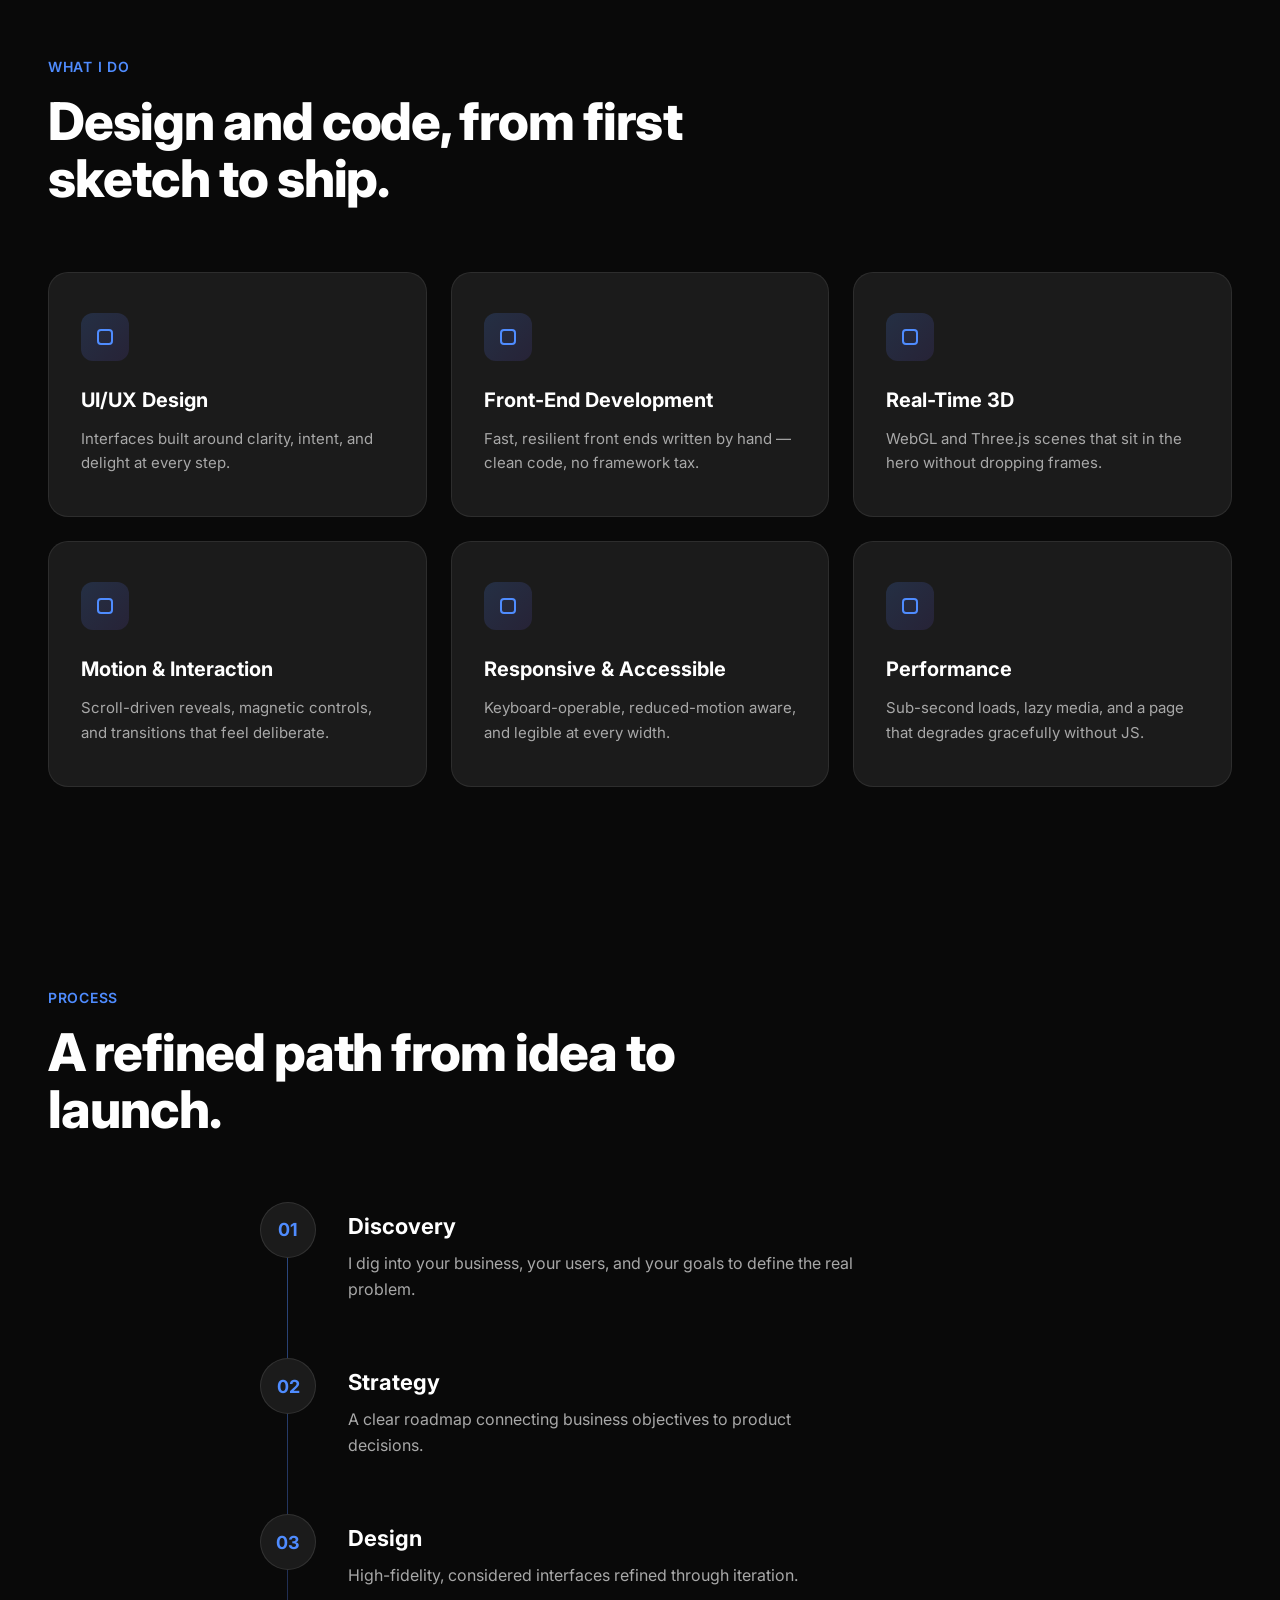
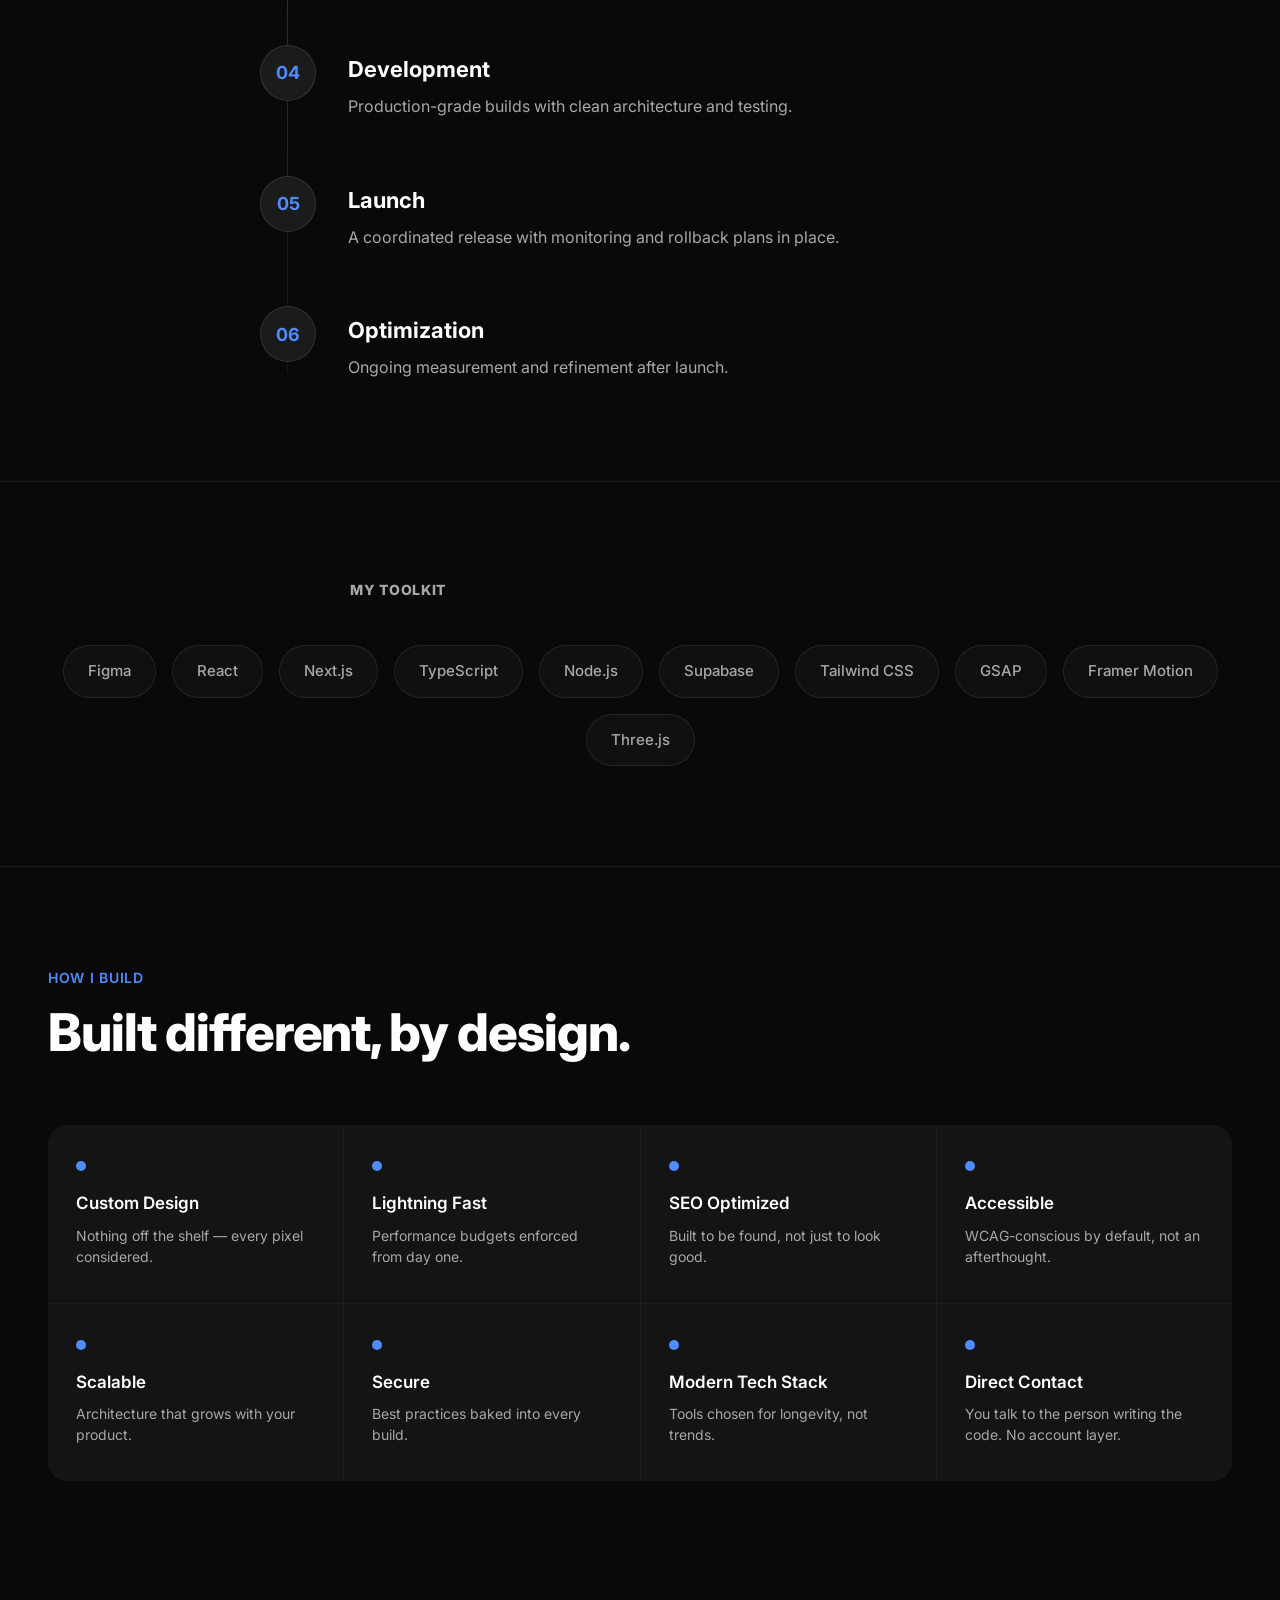
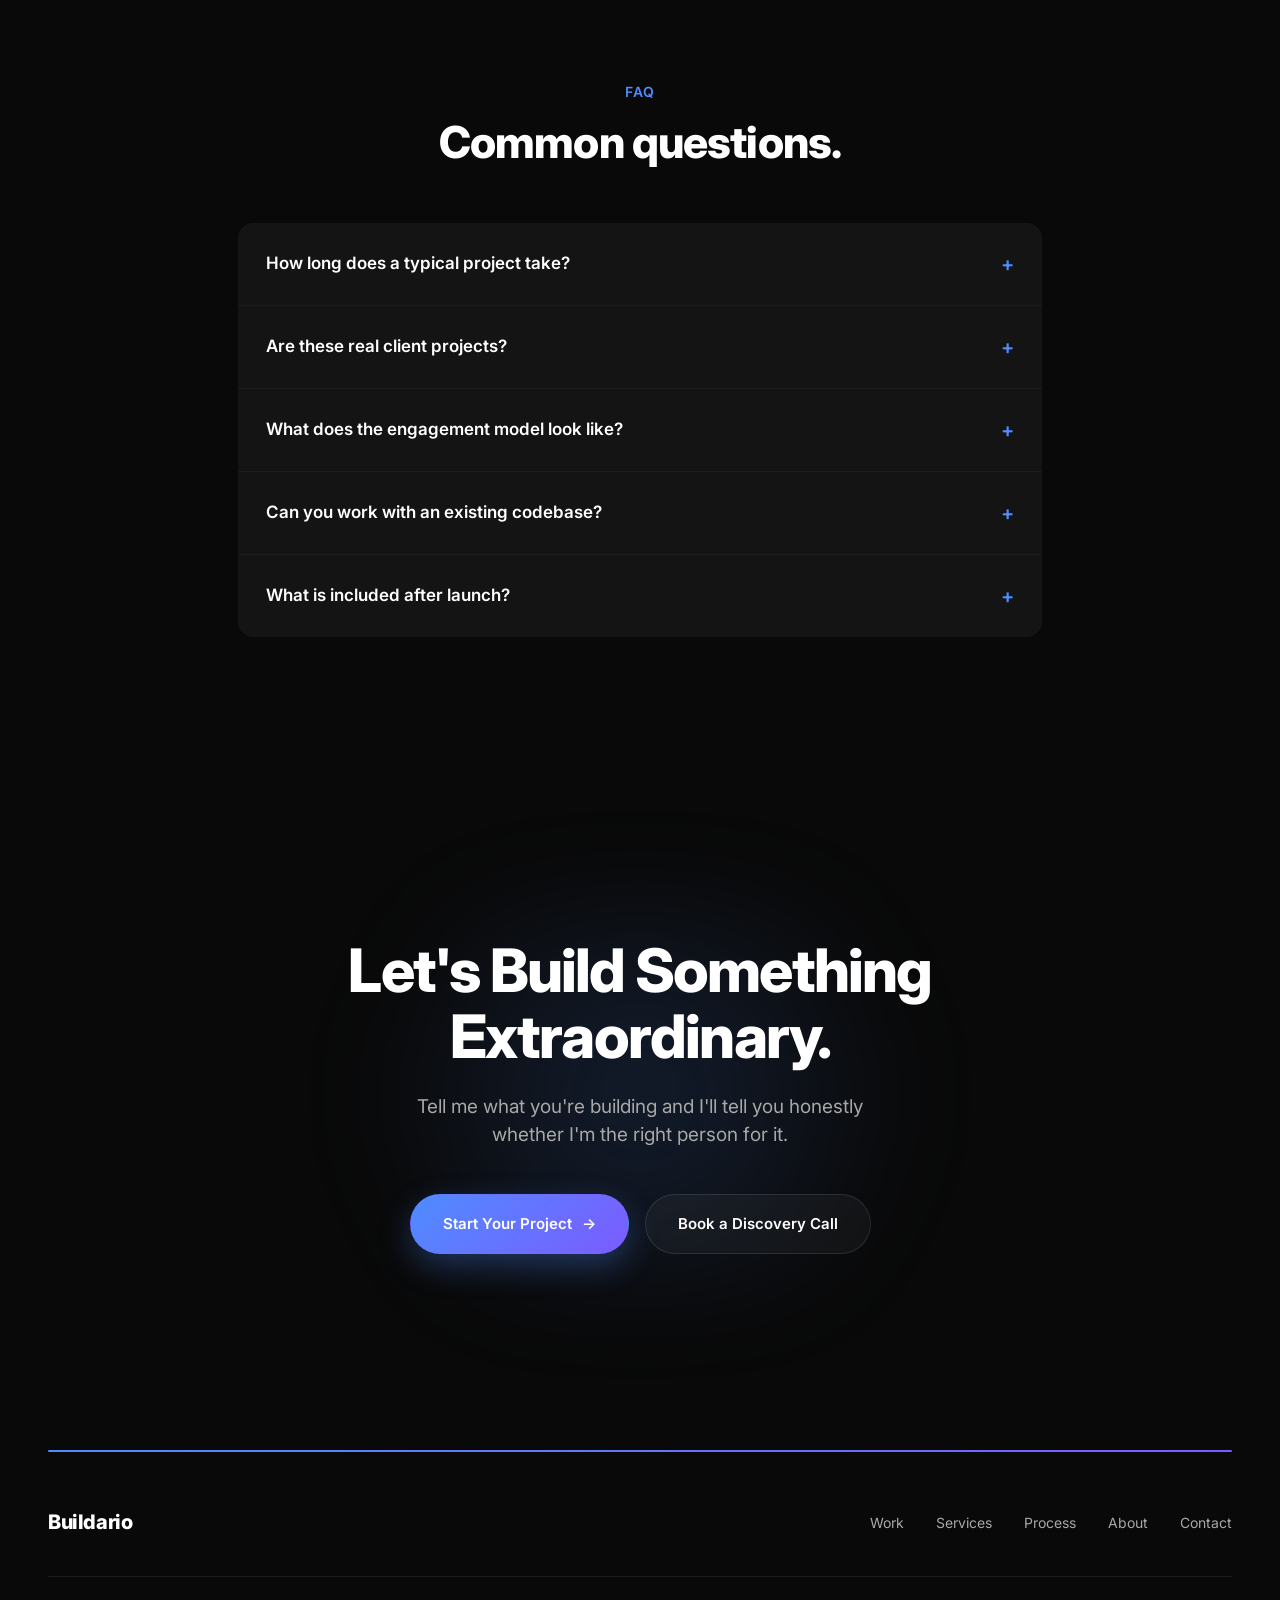
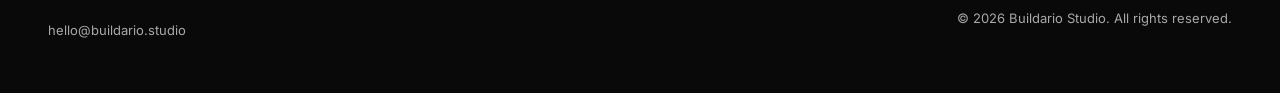
<file: agency/index.html>
<!DOCTYPE html>
<html lang="en">
<head>
<meta charset="utf-8">
<meta name="viewport" content="width=device-width, initial-scale=1">
<title>Buildario — Front-End Design &amp; Development Portfolio</title>
<meta name="description" content="Buildario is the portfolio of a front-end designer and developer. Hand-built landing pages and interfaces — WebGL, scroll-driven motion, and no frameworks.">
<!-- Host is a placeholder. These absolute URLs assume the portfolio folder is
     the deploy root, which puts this page at /agency/. Update if that changes. -->
<link rel="canonical" href="https://buildario.studio/agency/">

<!-- Social cards -->
<meta property="og:type" content="website">
<meta property="og:url" content="https://buildario.studio/agency/">
<meta property="og:site_name" content="Buildario">
<meta property="og:title" content="Buildario — Front-End Design &amp; Development Portfolio">
<meta property="og:description" content="Hand-built landing pages and interfaces — WebGL, scroll-driven motion, and no frameworks.">
<meta property="og:image" content="https://buildario.studio/agency/assets/og-cover.jpg">
<meta property="og:image:width" content="1200">
<meta property="og:image:height" content="630">
<meta property="og:image:alt" content="Buildario portfolio: Building Digital Products That People Remember.">
<meta name="twitter:card" content="summary_large_image">
<meta name="twitter:title" content="Buildario — Front-End Design &amp; Development Portfolio">
<meta name="twitter:description" content="Hand-built landing pages and interfaces — WebGL, scroll-driven motion, and no frameworks.">
<meta name="twitter:image" content="https://buildario.studio/agency/assets/og-cover.jpg">
<meta name="theme-color" content="#090909">

<link rel="icon" href="favicon.svg" type="image/svg+xml">
<link rel="preconnect" href="https://fonts.googleapis.com">
<link rel="preconnect" href="https://fonts.gstatic.com" crossorigin>
<link href="https://fonts.googleapis.com/css2?family=Inter:wght@400;500;600;700;800;900&display=swap" rel="stylesheet">
<link rel="stylesheet" href="styles.css">
<script>
  /* Reveal states and the loader overlay only apply when JS is alive. If main.js
     never boots (blocked module, file:// origin, a thrown error), drop the flag
     so the page renders fully visible instead of sitting behind the loader.
     3s, not 2s: a slow connection should not silently disable every animation. */
  document.documentElement.classList.add('js');
  setTimeout(function () {
    if (!window.__buildarioReady) document.documentElement.classList.remove('js');
  }, 3000);
</script>
</head>
<body>

<div class="loader" id="loader" aria-hidden="true"><span>BUILDARIO</span></div>

<div class="cursor-glow" id="cursorGlow" aria-hidden="true"></div>

<div class="scroll-progress" aria-hidden="true"><span id="scrollBar"></span></div>

<!-- ===== NAV ===== -->
<nav id="nav">
  <a class="brand" href="#top">Buildario</a>

  <div class="nav-links" id="navLinks">
    <a href="#work" class="nav-link">Work</a>
    <a href="#services" class="nav-link">Services</a>
    <a href="#process" class="nav-link">Process</a>
    <a href="#why" class="nav-link">About</a>
    <a href="#contact" class="nav-link">Contact</a>
    <a href="#contact" class="btn btn-primary drawer-cta">Start a Project <span aria-hidden="true">→</span></a>
  </div>

  <a href="#contact" class="btn btn-primary btn-sm magnetic nav-cta">Start a Project <span aria-hidden="true">→</span></a>

  <button type="button" class="nav-toggle" id="navToggle"
          aria-expanded="false" aria-controls="navLinks" aria-label="Open menu">
    <span class="nav-toggle-bars" aria-hidden="true"><span></span><span></span><span></span></span>
  </button>
</nav>
<div class="nav-scrim" id="navScrim" hidden></div>

<main>

<!-- ===== HERO ===== -->
<section class="hero" id="top">
  <span class="blob blob-a" aria-hidden="true"></span>
  <span class="blob blob-b" aria-hidden="true"></span>
  <div class="particles" id="particles" aria-hidden="true"></div>

  <div class="hero-inner">
  <div class="hero-copy reveal">
    <p class="badge"><span class="badge-dot" aria-hidden="true"></span>Front-End Design &amp; Development</p>
    <h1>Building Digital Products That People <span class="grad-text">Remember.</span></h1>
    <p class="hero-sub">I design and build landing pages and interfaces by hand — real-time 3D, scroll-driven motion, and not a framework in sight.</p>
    <div class="hero-cta">
      <a href="#contact" class="btn btn-primary magnetic">Start a Project <span aria-hidden="true">→</span></a>
      <a href="#work" class="btn btn-ghost magnetic">View My Work</a>
    </div>
  </div>

  <div class="hero-visual reveal" aria-hidden="true">
    <div class="cube" id="cube">
      <span class="face face-front"></span>
      <span class="face face-back"></span>
      <span class="face face-right"></span>
      <span class="face face-left"></span>
      <span class="face face-top"></span>
      <span class="face face-bottom"></span>
    </div>
  </div>
  </div>
</section>

<!-- ===== WORK ===== -->
<section id="work" class="section">
  <header class="section-head reveal">
    <p class="kicker">Selected Personal Projects</p>
    <h2>Things I designed and built, end to end.</h2>
  </header>

  <article class="project tilt reveal">
    <div class="project-media">
      <img class="shot shot-desktop" src="assets/gym-desktop.jpg" width="1440" height="900"
           alt="FORGE landing page on desktop: the headline Forge Your Strongest Self beside a 3D red dumbbell."
           loading="lazy" decoding="async">
      <img class="shot shot-mobile" src="assets/gym-mobile.jpg" width="430" height="880"
           alt="The same FORGE hero at mobile width." loading="lazy" decoding="async">
    </div>
    <div class="project-body">
      <p class="project-meta"><span>Fitness</span><span>2026</span></p>
      <h3>FORGE — Elite Performance Training</h3>
      <p class="project-desc">A concept landing page for a 24/7 training facility. A real-time 3D dumbbell anchors the hero, and the scroll carries you through programs, coaches, and memberships without ever dropping a frame.</p>
      <ul class="tags">
        <li>Three.js</li>
        <li>WebGL</li>
        <li>Vanilla JS</li>
      </ul>
      <!-- Explicit index.html, not the bare folder: a directory URL only resolves
           to the index when a server does it, so `../gym/` shows a file listing
           (or nothing) when the page is opened straight off disk. -->
      <a class="btn btn-outline magnetic" href="../gym/index.html">View Live Site <span aria-hidden="true">→</span></a>
    </div>
  </article>

  <article class="project tilt reveal">
    <div class="project-media">
      <img class="shot shot-desktop" src="assets/porsche-desktop.jpg" width="1440" height="900"
           alt="911 GT3 RS landing page on desktop: bold headline over a full-bleed photograph of a black GT3 RS on track."
           loading="lazy" decoding="async">
      <img class="shot shot-mobile" src="assets/porsche-mobile.jpg" width="430" height="880"
           alt="The same GT3 RS hero at mobile width." loading="lazy" decoding="async">
    </div>
    <div class="project-body">
      <p class="project-meta"><span>Automotive</span><span>2026</span></p>
      <h3>911 GT3 RS — Motorsport Launch Page</h3>
      <p class="project-desc">An unofficial concept page for Porsche's most focused road car, built as a motion study. A timed preloader, line-by-line headline reveals, counting spec figures, and a lightbox gallery — all hand-built, zero framework.</p>
      <ul class="tags">
        <li>Vanilla JS</li>
        <li>CSS Animation</li>
        <li>Lightbox</li>
      </ul>
      <a class="btn btn-outline magnetic" href="../porsche/index.html">View Live Site <span aria-hidden="true">→</span></a>
    </div>
  </article>

  <article class="project tilt reveal">
    <div class="project-media">
      <img class="shot shot-desktop" src="assets/ferrari-desktop.jpg" width="1440" height="900"
           alt="Ferrari concept page on desktop: the headline Engineering emotion set in misregistered colour plates above a halftoned photograph of a red SF90."
           loading="lazy" decoding="async">
      <img class="shot shot-mobile" src="assets/ferrari-mobile.jpg" width="430" height="880"
           alt="The same Ferrari hero at mobile width." loading="lazy" decoding="async">
    </div>
    <div class="project-body">
      <p class="project-meta"><span>Editorial</span><span>2026</span></p>
      <h3>Ferrari — Engineering Emotion</h3>
      <p class="project-desc">An unofficial concept page built on a print metaphor: four-colour process separations, headlines that sit slightly out of register like a misaligned plate, and photography halftoned onto a warm press sheet. A rev counter sweeps to the redline and the spec figures count up as they scroll into view.</p>
      <ul class="tags">
        <li>Vanilla JS</li>
        <li>anime.js</li>
        <li>SVG Animation</li>
      </ul>
      <a class="btn btn-outline magnetic" href="../ferrari/index.html">View Live Site <span aria-hidden="true">→</span></a>
    </div>
  </article>
</section>

<!-- ===== SERVICES ===== -->
<section id="services" class="section">
  <header class="section-head reveal">
    <p class="kicker">What I Do</p>
    <h2>Design and code, from first sketch to ship.</h2>
  </header>

  <div class="grid grid-services">
    <article class="card service reveal">
      <span class="service-icon" aria-hidden="true"><span></span></span>
      <h3>UI/UX Design</h3>
      <p>Interfaces built around clarity, intent, and delight at every step.</p>
    </article>
    <article class="card service reveal">
      <span class="service-icon" aria-hidden="true"><span></span></span>
      <h3>Front-End Development</h3>
      <p>Fast, resilient front ends written by hand — clean code, no framework tax.</p>
    </article>
    <article class="card service reveal">
      <span class="service-icon" aria-hidden="true"><span></span></span>
      <h3>Real-Time 3D</h3>
      <p>WebGL and Three.js scenes that sit in the hero without dropping frames.</p>
    </article>
    <article class="card service reveal">
      <span class="service-icon" aria-hidden="true"><span></span></span>
      <h3>Motion &amp; Interaction</h3>
      <p>Scroll-driven reveals, magnetic controls, and transitions that feel deliberate.</p>
    </article>
    <article class="card service reveal">
      <span class="service-icon" aria-hidden="true"><span></span></span>
      <h3>Responsive &amp; Accessible</h3>
      <p>Keyboard-operable, reduced-motion aware, and legible at every width.</p>
    </article>
    <article class="card service reveal">
      <span class="service-icon" aria-hidden="true"><span></span></span>
      <h3>Performance</h3>
      <p>Sub-second loads, lazy media, and a page that degrades gracefully without JS.</p>
    </article>
  </div>
</section>

<!-- ===== PROCESS ===== -->
<section id="process" class="section">
  <header class="section-head reveal">
    <p class="kicker">Process</p>
    <h2>A refined path from idea to launch.</h2>
  </header>

  <ol class="process">
    <li class="step reveal">
      <span class="step-n" aria-hidden="true">01</span>
      <div>
        <h3>Discovery</h3>
        <p>I dig into your business, your users, and your goals to define the real problem.</p>
      </div>
    </li>
    <li class="step reveal">
      <span class="step-n" aria-hidden="true">02</span>
      <div>
        <h3>Strategy</h3>
        <p>A clear roadmap connecting business objectives to product decisions.</p>
      </div>
    </li>
    <li class="step reveal">
      <span class="step-n" aria-hidden="true">03</span>
      <div>
        <h3>Design</h3>
        <p>High-fidelity, considered interfaces refined through iteration.</p>
      </div>
    </li>
    <li class="step reveal">
      <span class="step-n" aria-hidden="true">04</span>
      <div>
        <h3>Development</h3>
        <p>Production-grade builds with clean architecture and testing.</p>
      </div>
    </li>
    <li class="step reveal">
      <span class="step-n" aria-hidden="true">05</span>
      <div>
        <h3>Launch</h3>
        <p>A coordinated release with monitoring and rollback plans in place.</p>
      </div>
    </li>
    <li class="step reveal">
      <span class="step-n" aria-hidden="true">06</span>
      <div>
        <h3>Optimization</h3>
        <p>Ongoing measurement and refinement after launch.</p>
      </div>
    </li>
  </ol>
</section>

<!-- ===== TOOLKIT ===== -->
<section class="section toolkit reveal" aria-labelledby="toolkit-h">
  <h2 class="overline" id="toolkit-h">My Toolkit</h2>
  <ul class="tech" id="tech">
    <li>Figma</li>
    <li>React</li>
    <li>Next.js</li>
    <li>TypeScript</li>
    <li>Node.js</li>
    <li>Supabase</li>
    <li>Tailwind CSS</li>
    <li>GSAP</li>
    <li>Framer Motion</li>
    <li>Three.js</li>
  </ul>
</section>

<!-- ===== WHY ===== -->
<section id="why" class="section">
  <header class="section-head reveal">
    <p class="kicker">How I Build</p>
    <h2>Built different, by design.</h2>
  </header>

  <div class="why-grid">
    <article class="why reveal">
      <span class="why-dot" aria-hidden="true"></span>
      <h3>Custom Design</h3>
      <p>Nothing off the shelf — every pixel considered.</p>
    </article>
    <article class="why reveal">
      <span class="why-dot" aria-hidden="true"></span>
      <h3>Lightning Fast</h3>
      <p>Performance budgets enforced from day one.</p>
    </article>
    <article class="why reveal">
      <span class="why-dot" aria-hidden="true"></span>
      <h3>SEO Optimized</h3>
      <p>Built to be found, not just to look good.</p>
    </article>
    <article class="why reveal">
      <span class="why-dot" aria-hidden="true"></span>
      <h3>Accessible</h3>
      <p>WCAG-conscious by default, not an afterthought.</p>
    </article>
    <article class="why reveal">
      <span class="why-dot" aria-hidden="true"></span>
      <h3>Scalable</h3>
      <p>Architecture that grows with your product.</p>
    </article>
    <article class="why reveal">
      <span class="why-dot" aria-hidden="true"></span>
      <h3>Secure</h3>
      <p>Best practices baked into every build.</p>
    </article>
    <article class="why reveal">
      <span class="why-dot" aria-hidden="true"></span>
      <h3>Modern Tech Stack</h3>
      <p>Tools chosen for longevity, not trends.</p>
    </article>
    <article class="why reveal">
      <span class="why-dot" aria-hidden="true"></span>
      <h3>Direct Contact</h3>
      <p>You talk to the person writing the code. No account layer.</p>
    </article>
  </div>
</section>

<!-- ===== FAQ ===== -->
<section id="faq" class="section faq-section">
  <header class="section-head section-head-center reveal">
    <p class="kicker">FAQ</p>
    <h2>Common questions.</h2>
  </header>

  <div class="faq">
    <div class="faq-item reveal">
      <h3>
        <button type="button" class="faq-q" aria-expanded="false" aria-controls="faq-a1" id="faq-q1">
          How long does a typical project take?
          <span class="faq-icon" aria-hidden="true">+</span>
        </button>
      </h3>
      <div class="faq-a" id="faq-a1" role="region" aria-labelledby="faq-q1">
        <p>A landing page of this scale takes roughly 2–4 weeks from brief to launch. Larger builds scale from there — I'll give you a range before any work starts.</p>
      </div>
    </div>

    <div class="faq-item reveal">
      <h3>
        <button type="button" class="faq-q" aria-expanded="false" aria-controls="faq-a2" id="faq-q2">
          Are these real client projects?
          <span class="faq-icon" aria-hidden="true">+</span>
        </button>
      </h3>
      <div class="faq-a" id="faq-a2" role="region" aria-labelledby="faq-q2">
        <p>No — the three builds above are self-directed concept projects, designed and coded start to finish to push specific techniques. Every line of them is mine, and they are all live and clickable.</p>
      </div>
    </div>

    <div class="faq-item reveal">
      <h3>
        <button type="button" class="faq-q" aria-expanded="false" aria-controls="faq-a3" id="faq-q3">
          What does the engagement model look like?
          <span class="faq-icon" aria-hidden="true">+</span>
        </button>
      </h3>
      <div class="faq-a" id="faq-a3" role="region" aria-labelledby="faq-q3">
        <p>Fixed price for a defined scope, or an hourly rate for open-ended work. Whichever fits, you get the number in writing before I start.</p>
      </div>
    </div>

    <div class="faq-item reveal">
      <h3>
        <button type="button" class="faq-q" aria-expanded="false" aria-controls="faq-a4" id="faq-q4">
          Can you work with an existing codebase?
          <span class="faq-icon" aria-hidden="true">+</span>
        </button>
      </h3>
      <div class="faq-a" id="faq-a4" role="region" aria-labelledby="faq-q4">
        <p>Usually, yes. I read it first and tell you honestly whether extending it or rebuilding is the better call — including when the honest answer is that you don't need me.</p>
      </div>
    </div>

    <div class="faq-item reveal">
      <h3>
        <button type="button" class="faq-q" aria-expanded="false" aria-controls="faq-a5" id="faq-q5">
          What is included after launch?
          <span class="faq-icon" aria-hidden="true">+</span>
        </button>
      </h3>
      <div class="faq-a" id="faq-a5" role="region" aria-labelledby="faq-q5">
        <p>You get the full source, a short handoff write-up, and me on email for bug fixes after launch. Ongoing work is a separate arrangement.</p>
      </div>
    </div>
  </div>
</section>

<!-- ===== CONTACT ===== -->
<section id="contact" class="cta reveal">
  <span class="cta-glow" aria-hidden="true"></span>
  <div class="cta-inner">
    <h2>Let's Build Something Extraordinary.</h2>
    <p>Tell me what you're building and I'll tell you honestly whether I'm the right person for it.</p>
    <div class="cta-actions">
      <a href="mailto:hello@buildario.studio" class="btn btn-primary magnetic">Start Your Project <span aria-hidden="true">→</span></a>
      <a href="mailto:hello@buildario.studio?subject=Discovery%20Call" class="btn btn-ghost magnetic">Book a Discovery Call</a>
    </div>
  </div>
</section>

</main>

<!-- ===== FOOTER ===== -->
<footer>
  <div class="footer-rule" aria-hidden="true"></div>

  <div class="footer-top">
    <div class="brand brand-footer">Buildario</div>
    <nav class="footer-links" aria-label="Footer">
      <a href="#work">Work</a>
      <a href="#services">Services</a>
      <a href="#process">Process</a>
      <a href="#why">About</a>
      <a href="#contact">Contact</a>
    </nav>
    <!-- Social links intentionally omitted until there are real profiles to point at.
         Add them back as a .footer-social block when the accounts exist. -->
  </div>

  <div class="footer-bottom">
    <a href="mailto:hello@buildario.studio">hello@buildario.studio</a>
    <span>© 2026 Buildario Studio. All rights reserved.</span>
  </div>
</footer>

<script src="main.js" defer></script>
</body>
</html>
</file>
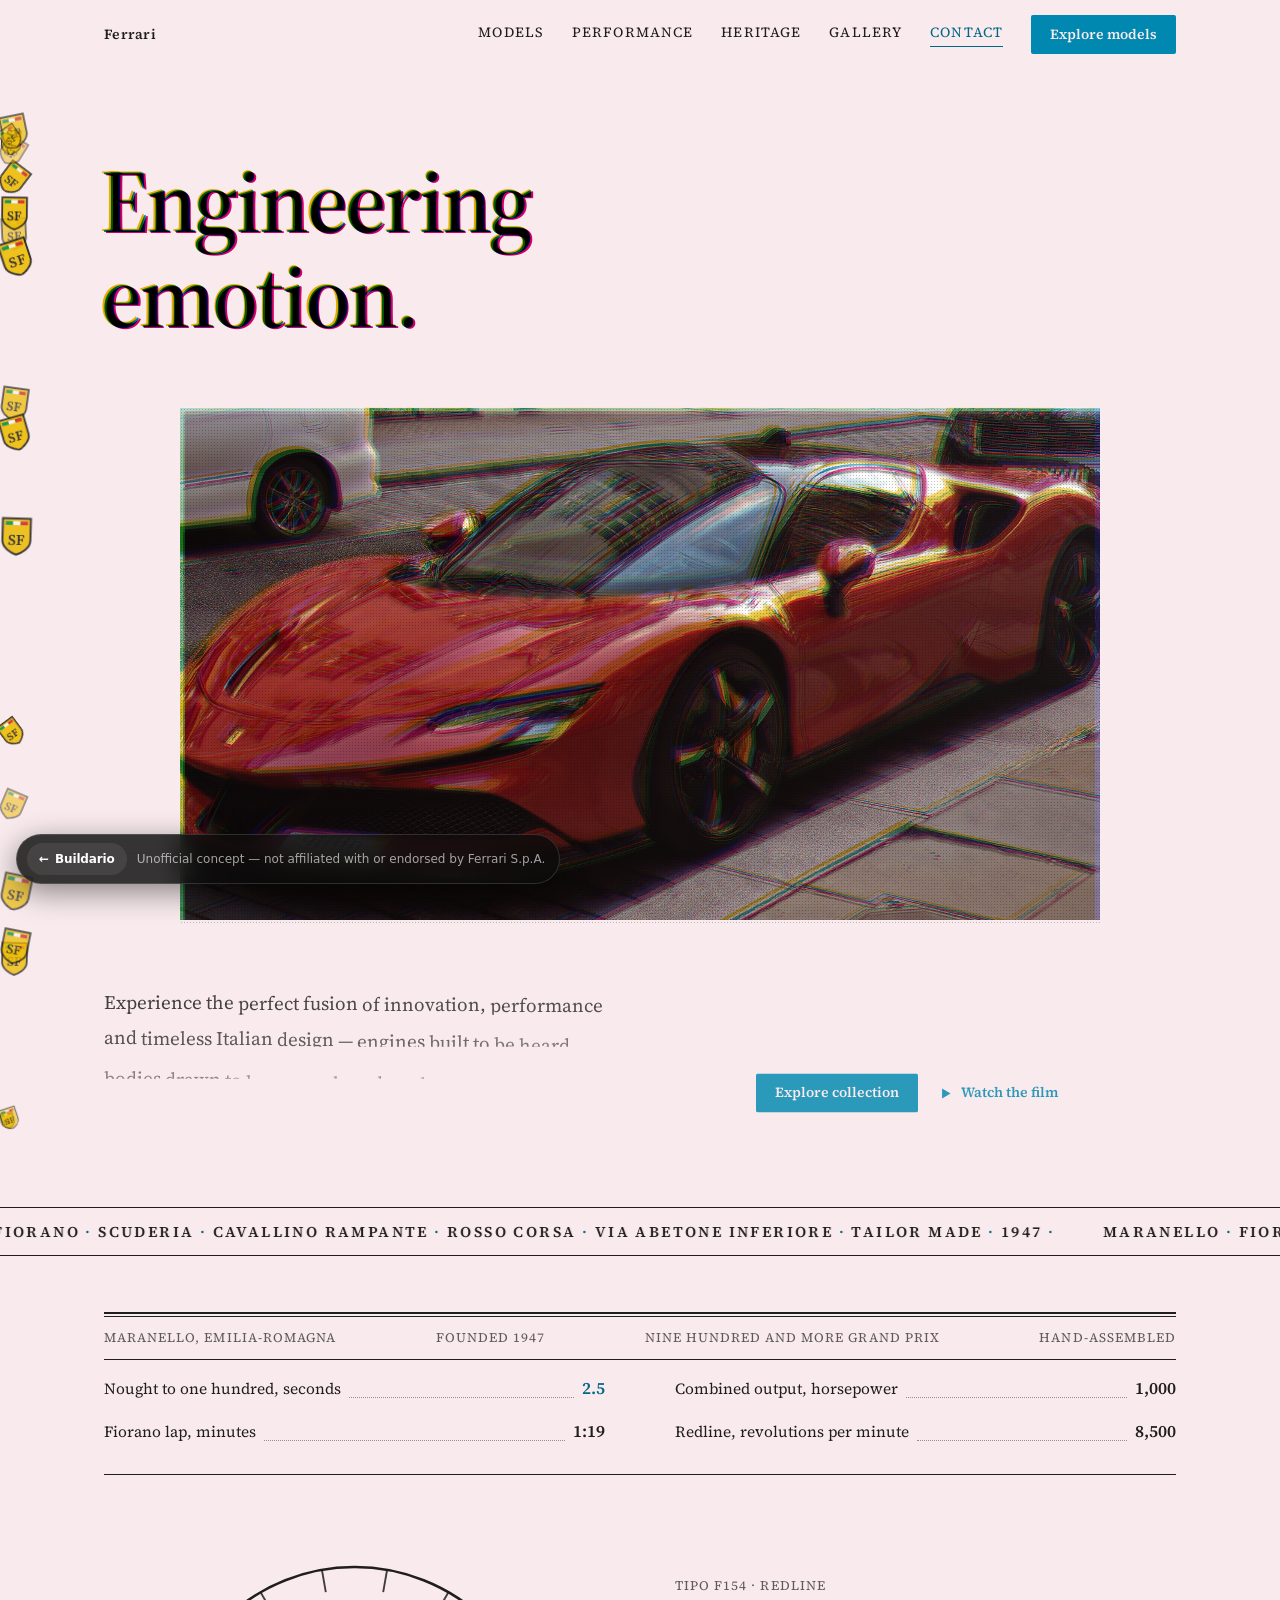
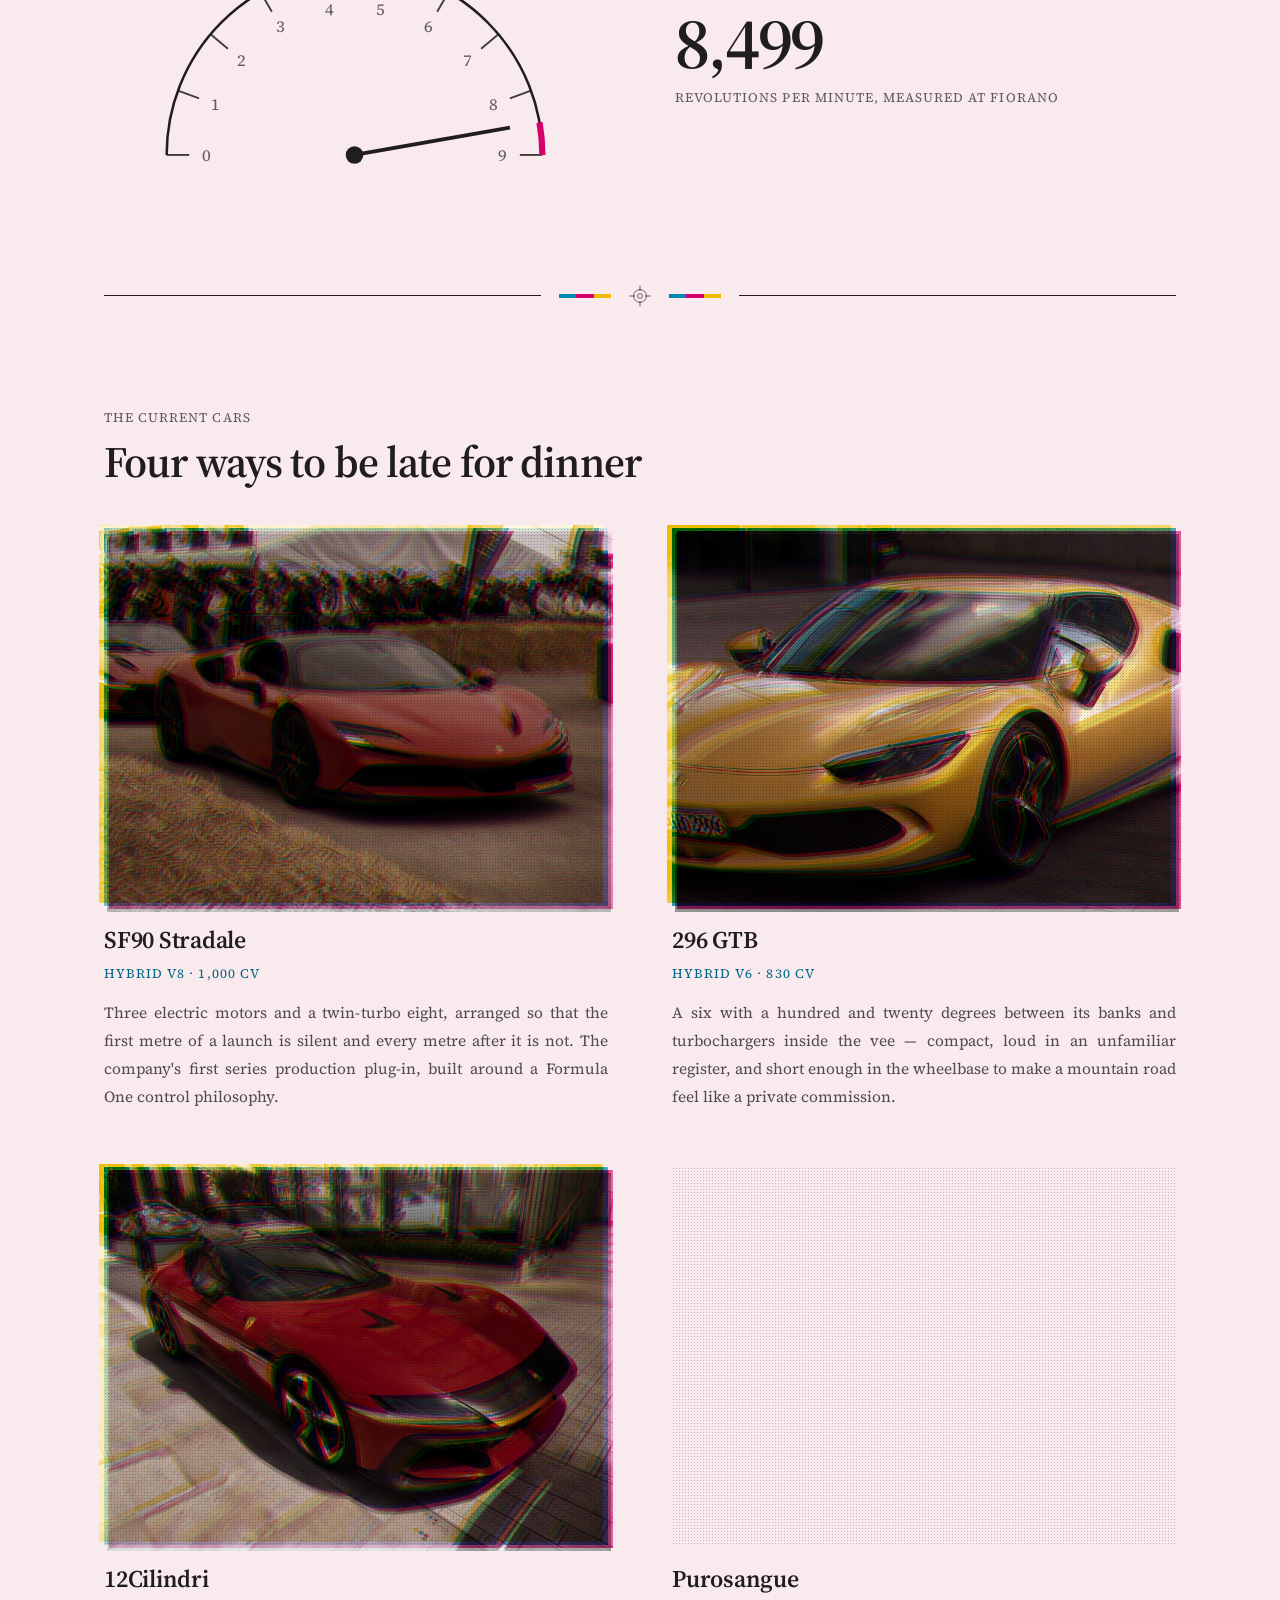
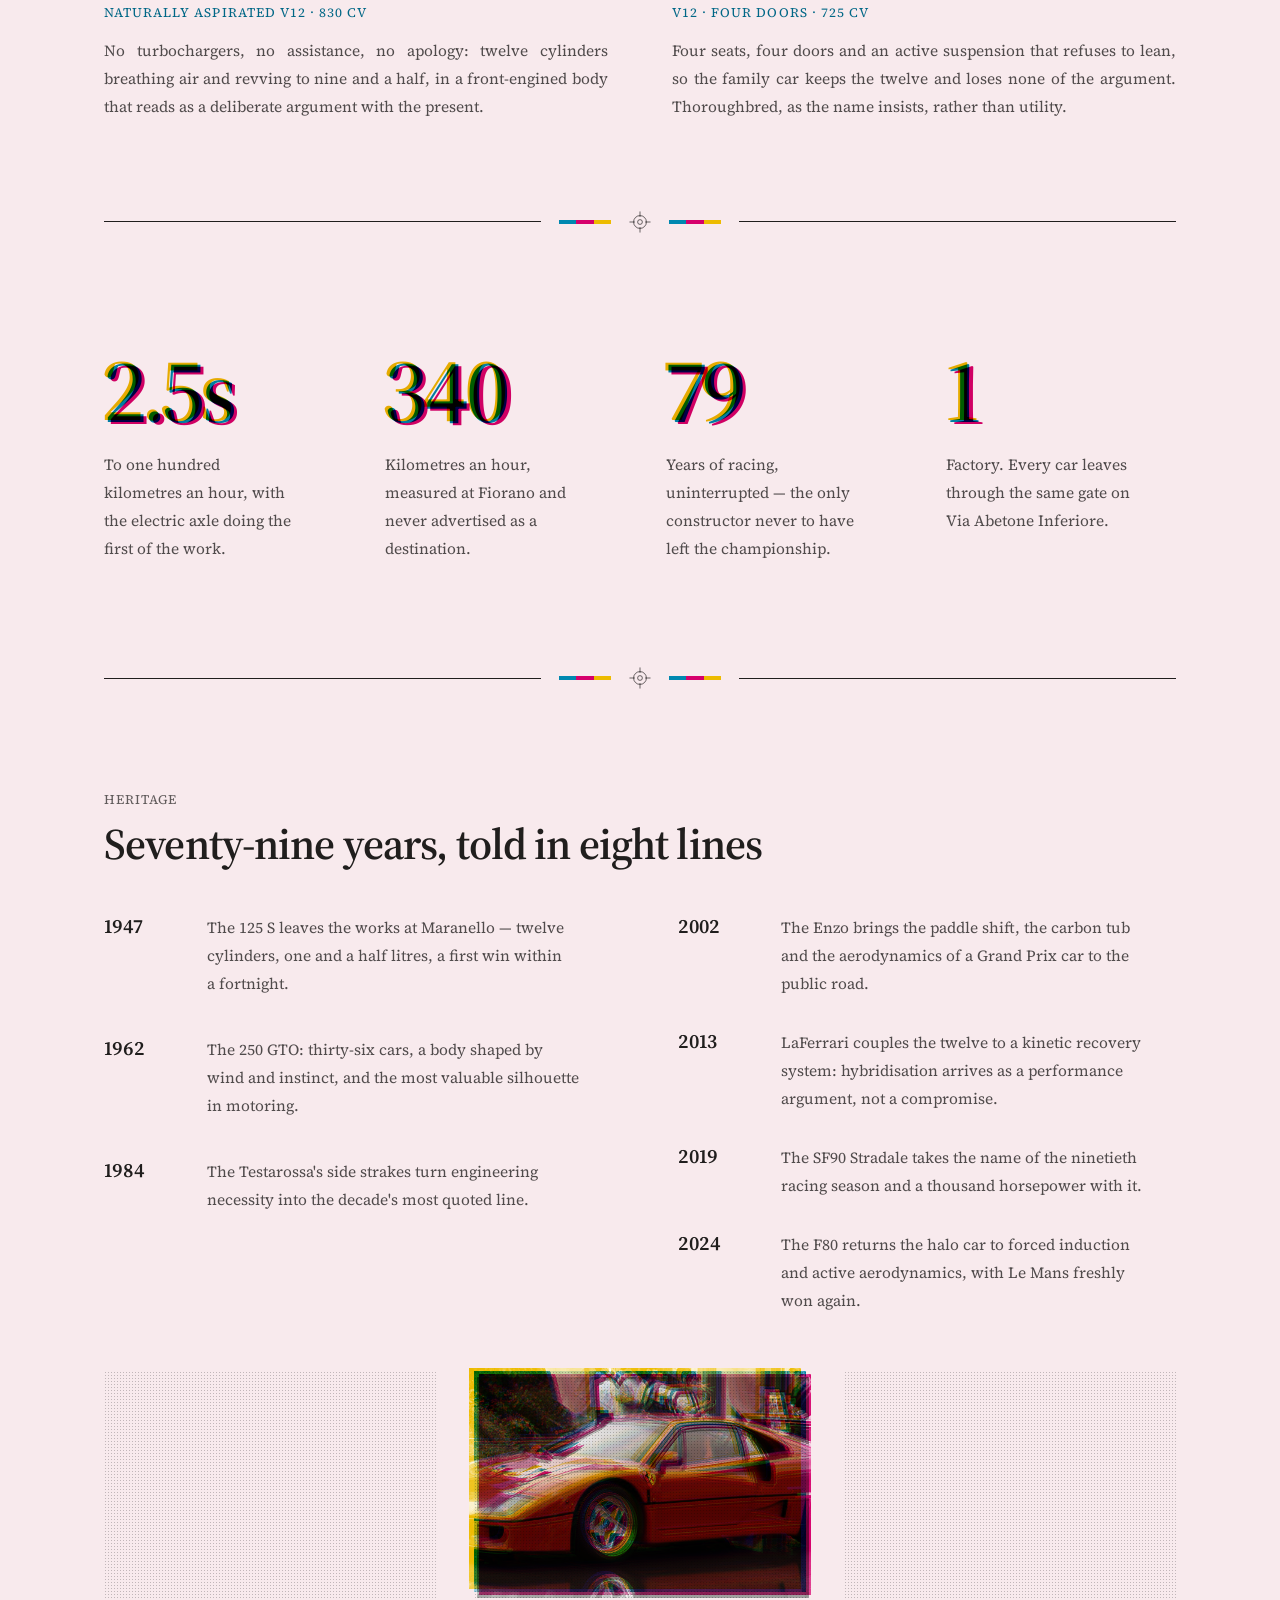
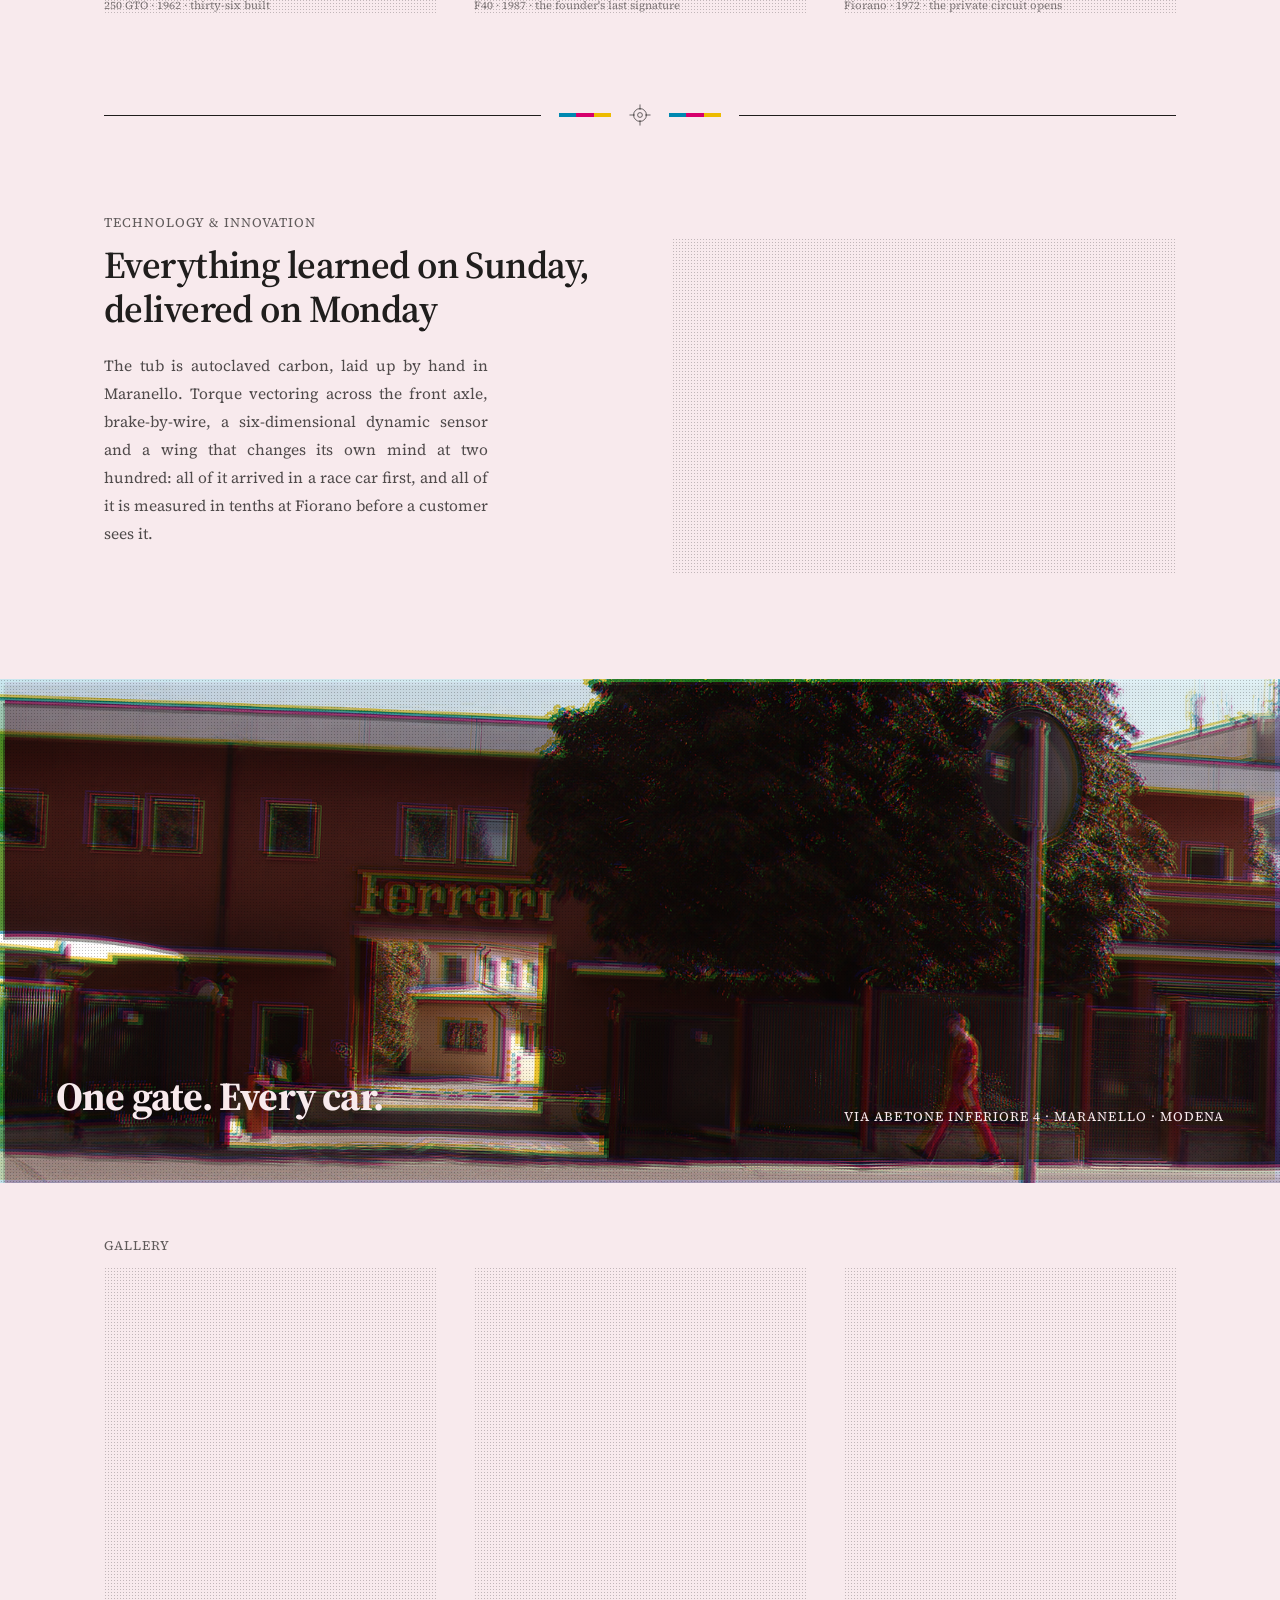
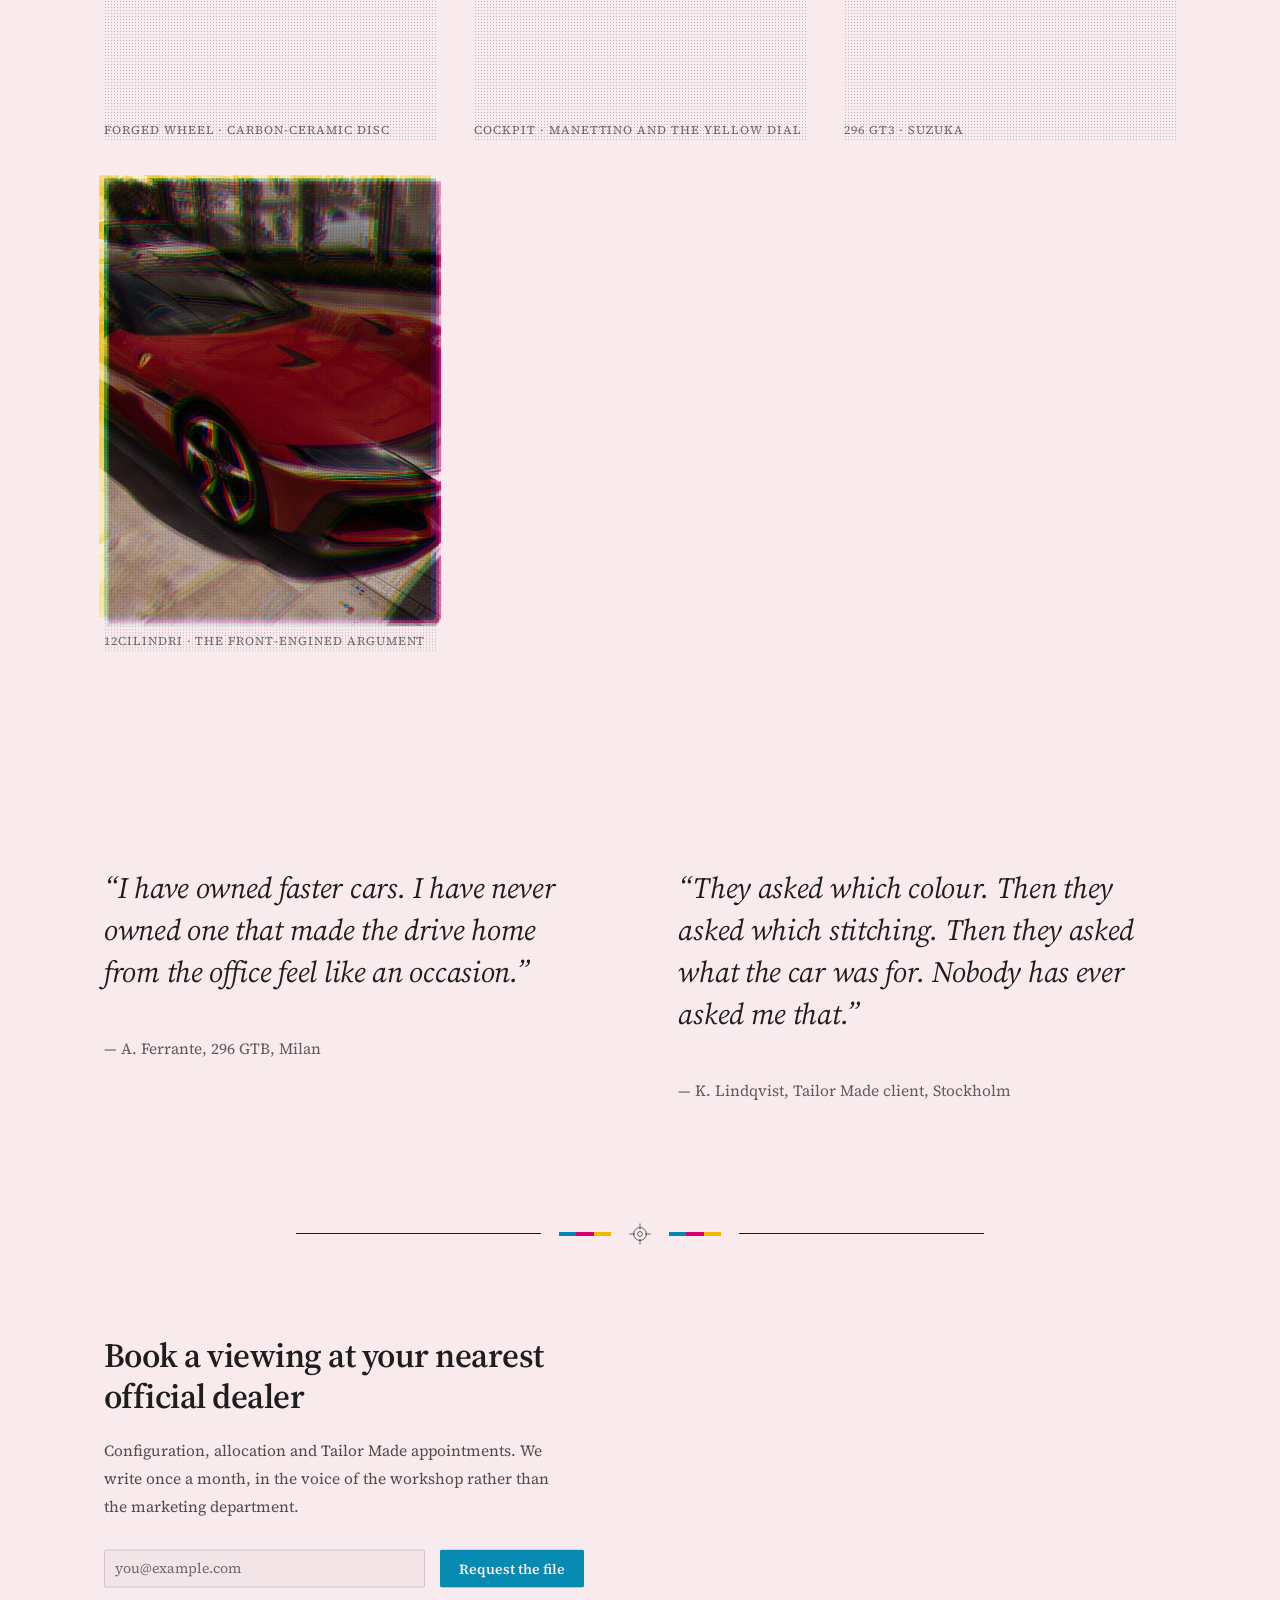
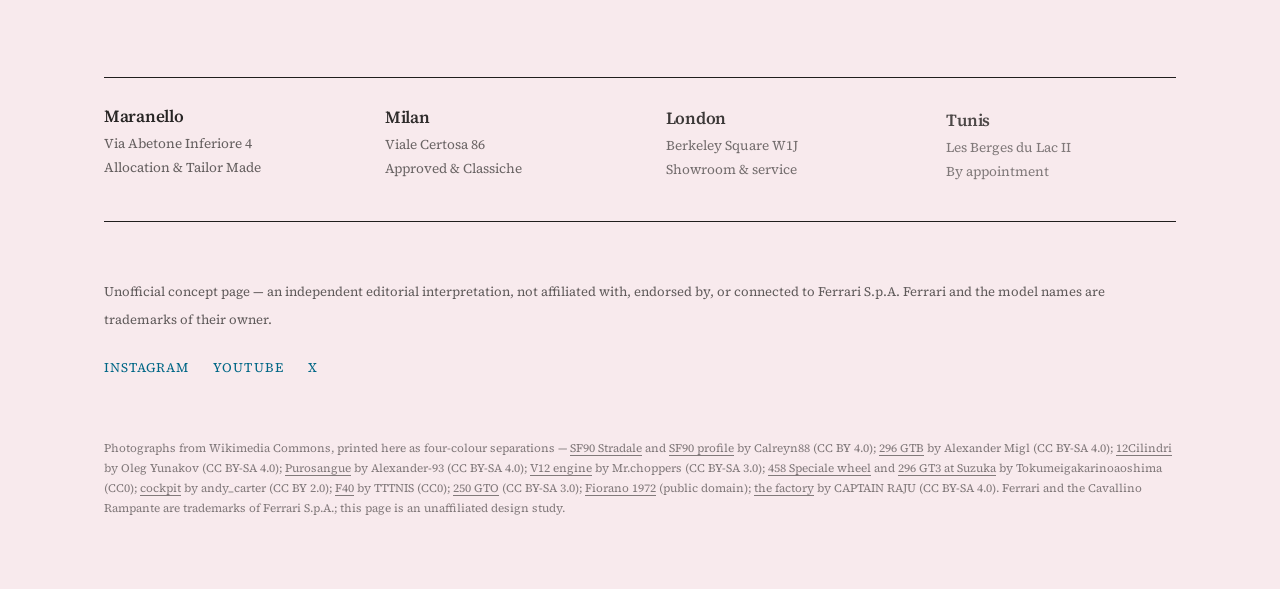
<file: ferrari/index.html>
<!DOCTYPE html>
<html lang="en">
<head>
<meta charset="utf-8">
<meta name="viewport" content="width=device-width, initial-scale=1">
<title>Ferrari — Engineering emotion</title>
<meta name="description" content="A concept landing page for Ferrari, printed on the Broadsheet design system: four-colour process separations, misregistered plate headlines and a warm press sheet.">
<script>document.documentElement.classList.add('js');</script>

<!-- Social cards. The card image is the same shot the portfolio uses for this
     build, so a shared demo link and the portfolio card show the same thing. -->
<link rel="canonical" href="https://buildario.studio/ferrari/">
<meta property="og:type" content="website">
<meta property="og:url" content="https://buildario.studio/ferrari/">
<meta property="og:site_name" content="Buildario">
<meta property="og:title" content="Ferrari — Engineering Emotion">
<meta property="og:description" content="An unofficial concept page by Buildario, built on a four-colour print metaphor. Not affiliated with Ferrari S.p.A.">
<meta property="og:image" content="https://buildario.studio/assets/ferrari-desktop.jpg">
<meta property="og:image:width" content="1440">
<meta property="og:image:height" content="900">
<meta property="og:image:alt" content="The Ferrari concept page: the headline Engineering emotion set in misregistered colour plates above a halftoned red SF90.">
<meta name="twitter:card" content="summary_large_image">
<meta name="twitter:title" content="Ferrari — Engineering Emotion">
<meta name="twitter:description" content="An unofficial concept page by Buildario, built on a four-colour print metaphor. Not affiliated with Ferrari S.p.A.">
<meta name="twitter:image" content="https://buildario.studio/assets/ferrari-desktop.jpg">

<link rel="icon" href="../favicon.svg" type="image/svg+xml">
<link rel="preconnect" href="https://fonts.googleapis.com">
<link rel="preconnect" href="https://fonts.gstatic.com" crossorigin>
<link rel="stylesheet" href="https://fonts.googleapis.com/css2?family=Source+Serif+4:ital,opsz,wght@0,8..60,400;0,8..60,600;1,8..60,400&display=swap">
<link rel="stylesheet" href="styles.css">
</head>
<body>

<!-- the press warming up: the sheet arrives once the plates are inked -->
<div class="press-loader" id="loader" aria-hidden="true">
  <span class="press-loader__mark cmyk-num" id="loader-mark">
    <span class="paper">Ferrari</span>
    <span class="plate plate-c" aria-hidden="true">Ferrari</span>
    <span class="plate plate-m" aria-hidden="true">Ferrari</span>
    <span class="plate plate-y" aria-hidden="true">Ferrari</span>
  </span>
  <div class="press-loader__bar"><span id="loader-bar"></span></div>
  <div class="press-loader__meta"><span>Maranello</span><span id="loader-pct">000</span><span>Four colour</span></div>
</div>

<header class="masthead" id="masthead">
  <div class="wrap">
    <nav class="nav" aria-label="Primary">
      <a class="nav-brand" href="#top" data-anim="nav" aria-label="Ferrari — back to the top">Ferrari</a>
      <a class="nav-link" href="#models" data-anim="nav">Models</a>
      <a class="nav-link" href="#performance" data-anim="nav">Performance</a>
      <a class="nav-link" href="#heritage" data-anim="nav">Heritage</a>
      <a class="nav-link" href="#gallery" data-anim="nav">Gallery</a>
      <a class="nav-link" href="#contact" data-anim="nav">Contact</a>
      <button type="button" class="btn btn-primary magnetic" data-scroll-to="#models" data-anim="nav">Explore models</button>
      <button type="button" class="btn btn-secondary nav-toggle" id="nav-toggle" aria-expanded="false" aria-controls="drawer">Menu</button>
    </nav>
  </div>
</header>

<div class="drawer" id="drawer" hidden>
  <button type="button" class="btn btn-secondary drawer__close" id="drawer-close">Close</button>
  <a href="#top">Ferrari</a>
  <a href="#models">Models</a>
  <a href="#performance">Performance</a>
  <a href="#heritage">Heritage</a>
  <a href="#gallery">Gallery</a>
  <a href="#contact">Contact</a>
</div>

<main>
<div class="wrap">

  <!-- ─────────────────────────────── hero ─────────────────────────────── -->
  <section id="top" class="hero">
    <!-- the emblem field: shop badges drifting across the sheet, shying away
         from the hand. Populated by main.js from #emblem-tpl. -->
    <div class="emblems" id="emblems" aria-hidden="true"></div>

    <h1>
      <span class="line cmyk-head" data-anim="line">
        <span class="paper">Engineering</span>
        <span class="plate plate-c" aria-hidden="true">Engineering</span>
        <span class="plate plate-m" aria-hidden="true">Engineering</span>
        <span class="plate plate-y" aria-hidden="true">Engineering</span>
      </span>
      <span class="line cmyk-head" data-anim="line">
        <span class="paper">emotion.</span>
        <span class="plate plate-c" aria-hidden="true">emotion.</span>
        <span class="plate plate-m" aria-hidden="true">emotion.</span>
        <span class="plate plate-y" aria-hidden="true">emotion.</span>
      </span>
    </h1>

    <figure class="cmyk hero__figure" data-anim="hero-fig">
      <div class="print" style="aspect-ratio:16/9" data-parallax="0.12">
        <img src="assets/hero-sf90.jpg" fetchpriority="high" decoding="async" alt="Ferrari SF90 Stradale in Rosso Corsa, three-quarter front, parked on a Mayfair street.">
      </div>
    </figure>

    <div class="hero__foot">
      <p class="hero__lede" data-anim="up">Experience the perfect fusion of innovation, performance and timeless Italian design — engines built to be heard, bodies drawn to be remembered, and a factory in Maranello that has never once built a car by consensus.</p>
      <div class="hero__actions" data-anim="up">
        <button type="button" class="btn btn-primary magnetic" data-scroll-to="#models">Explore collection</button>
        <button type="button" class="btn btn-ghost magnetic" style="gap:8px" data-scroll-to="#gallery">
          <svg width="14" height="14" viewBox="0 0 16 16" aria-hidden="true"><path d="M3.5 2.2 13.2 8 3.5 13.8Z" fill="currentColor"></path></svg>
          Watch the film
        </button>
      </div>
    </div>
  </section>
</div>

<!-- ───────────────────────────── running strip ────────────────────────── -->
<div class="strip" aria-hidden="true">
  <div class="strip__track" id="strip-track">
    <span>Maranello <em>·</em> Fiorano <em>·</em> Scuderia <em>·</em> Cavallino Rampante <em>·</em> Rosso Corsa <em>·</em> Via Abetone Inferiore <em>·</em> Tailor Made <em>·</em> 1947 <em>·</em>&nbsp;</span>
    <span>Maranello <em>·</em> Fiorano <em>·</em> Scuderia <em>·</em> Cavallino Rampante <em>·</em> Rosso Corsa <em>·</em> Via Abetone Inferiore <em>·</em> Tailor Made <em>·</em> 1947 <em>·</em>&nbsp;</span>
  </div>
</div>

<div class="wrap">

  <!-- ───────────────────────────── performance ──────────────────────────── -->
  <section id="performance" class="specs" aria-label="Performance figures">
    <hr class="rule-heavy">
    <p class="specs__meta">
      <span data-anim="up">Maranello, Emilia-Romagna</span>
      <span data-anim="up">Founded 1947</span>
      <span data-anim="up">Nine hundred and more Grand Prix</span>
      <span data-anim="up">Hand-assembled</span>
    </p>
    <hr class="rule-hair">
    <div class="specs__grid">
      <p class="spec-row" data-anim="up"><span>Nought to one hundred, seconds</span><span class="leader"></span><span class="value accent" data-count="2.5" data-decimals="1">0.0</span></p>
      <p class="spec-row" data-anim="up"><span>Combined output, horsepower</span><span class="leader"></span><span class="value" data-count="1000" data-group="1">0</span></p>
      <p class="spec-row" data-anim="up"><span>Fiorano lap, minutes</span><span class="leader"></span><span class="value" data-count="79" data-clock="1">0:00</span></p>
      <p class="spec-row" data-anim="up"><span>Redline, revolutions per minute</span><span class="leader"></span><span class="value" data-count="8500" data-group="1">0</span></p>
    </div>
    <hr class="rule-hair">

    <div class="tach" id="tach">
      <svg viewBox="0 0 400 210" role="img" aria-label="Rev counter sweeping to the 8,500 rpm redline">
        <g fill="none" stroke="currentColor" stroke-width="1">
          <path id="tach-arc" d="M 50 190 A 150 150 0 0 1 350 190" stroke-width="2"></path>
          <g class="tach-ticks" stroke-width="1.5">
            <line x1="68" y1="190" x2="50" y2="190"></line>
            <line x1="75.9" y1="144.9" x2="59.1" y2="138.7"></line>
            <line x1="98.9" y1="105.2" x2="85.1" y2="93.6"></line>
            <line x1="134" y1="75.7" x2="125" y2="60.1"></line>
            <line x1="177.1" y1="60" x2="174" y2="42.3"></line>
            <line x1="222.9" y1="60" x2="226" y2="42.3"></line>
            <line x1="266" y1="75.7" x2="275" y2="60.1"></line>
            <line x1="301.1" y1="105.2" x2="314.9" y2="93.6"></line>
            <line x1="324.1" y1="144.9" x2="340.9" y2="138.7"></line>
            <line x1="332" y1="190" x2="350" y2="190"></line>
          </g>
          <path id="tach-red" d="M 347.7 164 A 150 150 0 0 1 350 190" stroke="var(--color-accent-2)" stroke-width="5"></path>
        </g>
        <g font-size="13" font-family="var(--font-heading)" text-anchor="middle" fill="currentColor" opacity="0.7">
          <text x="82" y="195">0</text><text x="89" y="154">1</text><text x="110" y="119">2</text>
          <text x="141" y="92">3</text><text x="180" y="78">4</text><text x="221" y="78">5</text>
          <text x="259" y="92">6</text><text x="290" y="119">7</text><text x="311" y="154">8</text>
          <text x="318" y="195">9</text>
        </g>
        <g id="tach-needle" transform="rotate(0 200 190)">
          <line x1="200" y1="190" x2="74" y2="190" stroke="var(--color-text)" stroke-width="3"></line>
        </g>
        <circle cx="200" cy="190" r="7" fill="var(--color-text)"></circle>
      </svg>
      <div>
        <span class="kicker">Tipo F154 · redline</span>
        <p class="tach__readout"><span id="tach-readout">0</span><small>Revolutions per minute, measured at Fiorano</small></p>
      </div>
    </div>
  </section>

  <div class="press-rule" data-rule aria-hidden="true">
    <span class="press-rule__line"></span>
    <span class="press-rule__bar"></span>
    <svg class="press-rule__mark" viewBox="0 0 24 24"><circle cx="12" cy="12" r="7"></circle><circle cx="12" cy="12" r="2.6"></circle><path d="M12 .5v6M12 17.5v6M.5 12h6M17.5 12h6"></path></svg>
    <span class="press-rule__bar"></span>
    <span class="press-rule__line"></span>
  </div>

  <!-- ─────────────────────────────── models ────────────────────────────── -->
  <section id="models" class="models">
    <span class="kicker" data-anim="up">The current cars</span>
    <h2 class="display" data-anim="up">Four ways to be late for dinner</h2>
    <div class="models__grid">

      <div class="model" data-anim="card">
        <figure class="cmyk">
          <div class="print" style="aspect-ratio:4/3"><img src="assets/model-sf90.jpg" loading="lazy" decoding="async" alt="Ferrari SF90 Stradale seen in profile."></div>
        </figure>
        <h3>SF90 Stradale</h3>
        <p class="model__spec">Hybrid V8 · 1,000 cv</p>
        <p class="body-copy">Three electric motors and a twin-turbo eight, arranged so that the first metre of a launch is silent and every metre after it is not. The company's first series production plug-in, built around a Formula One control philosophy.</p>
      </div>

      <div class="model" data-anim="card">
        <figure class="cmyk">
          <div class="print" style="aspect-ratio:4/3"><img src="assets/model-296.jpg" loading="lazy" decoding="async" alt="Ferrari 296 GTB in Giallo Modena, three-quarter front."></div>
        </figure>
        <h3>296 GTB</h3>
        <p class="model__spec">Hybrid V6 · 830 cv</p>
        <p class="body-copy">A six with a hundred and twenty degrees between its banks and turbochargers inside the vee — compact, loud in an unfamiliar register, and short enough in the wheelbase to make a mountain road feel like a private commission.</p>
      </div>

      <div class="model" data-anim="card">
        <figure class="cmyk">
          <div class="print" style="aspect-ratio:4/3"><img src="assets/model-12cilindri.jpg" loading="lazy" decoding="async" alt="Ferrari 12Cilindri in red, three-quarter front, on a city forecourt."></div>
        </figure>
        <h3>12Cilindri</h3>
        <p class="model__spec">Naturally aspirated V12 · 830 cv</p>
        <p class="body-copy">No turbochargers, no assistance, no apology: twelve cylinders breathing air and revving to nine and a half, in a front-engined body that reads as a deliberate argument with the present.</p>
      </div>

      <div class="model" data-anim="card">
        <figure class="cmyk">
          <div class="print" style="aspect-ratio:4/3"><img src="assets/model-purosangue.jpg" loading="lazy" decoding="async" alt="Ferrari Purosangue, four-door, three-quarter front."></div>
        </figure>
        <h3>Purosangue</h3>
        <p class="model__spec">V12 · four doors · 725 cv</p>
        <p class="body-copy">Four seats, four doors and an active suspension that refuses to lean, so the family car keeps the twelve and loses none of the argument. Thoroughbred, as the name insists, rather than utility.</p>
      </div>

    </div>
  </section>

  <div class="press-rule" data-rule aria-hidden="true">
    <span class="press-rule__line"></span>
    <span class="press-rule__bar"></span>
    <svg class="press-rule__mark" viewBox="0 0 24 24"><circle cx="12" cy="12" r="7"></circle><circle cx="12" cy="12" r="2.6"></circle><path d="M12 .5v6M12 17.5v6M.5 12h6M17.5 12h6"></path></svg>
    <span class="press-rule__bar"></span>
    <span class="press-rule__line"></span>
  </div>

  <!-- ───────────────────────────── printed figures ─────────────────────── -->
  <section class="figures">
    <span class="kicker" data-anim="up">Printed figures</span>
    <div class="figures__grid">
      <div data-anim="up">
        <span class="cmyk-num" data-count="2.5" data-decimals="1" data-suffix="s">
          <span class="paper">0.0s</span>
          <span class="plate plate-c" aria-hidden="true">0.0s</span>
          <span class="plate plate-m" aria-hidden="true">0.0s</span>
          <span class="plate plate-y" aria-hidden="true">0.0s</span>
        </span>
        <p class="body-copy">To one hundred kilometres an hour, with the electric axle doing the first of the work.</p>
      </div>
      <div data-anim="up">
        <span class="cmyk-num" data-count="340">
          <span class="paper">0</span>
          <span class="plate plate-c" aria-hidden="true">0</span>
          <span class="plate plate-m" aria-hidden="true">0</span>
          <span class="plate plate-y" aria-hidden="true">0</span>
        </span>
        <p class="body-copy">Kilometres an hour, measured at Fiorano and never advertised as a destination.</p>
      </div>
      <div data-anim="up">
        <span class="cmyk-num" data-count="79">
          <span class="paper">0</span>
          <span class="plate plate-c" aria-hidden="true">0</span>
          <span class="plate plate-m" aria-hidden="true">0</span>
          <span class="plate plate-y" aria-hidden="true">0</span>
        </span>
        <p class="body-copy">Years of racing, uninterrupted — the only constructor never to have left the championship.</p>
      </div>
      <div data-anim="up">
        <span class="cmyk-num" data-count="1">
          <span class="paper">0</span>
          <span class="plate plate-c" aria-hidden="true">0</span>
          <span class="plate plate-m" aria-hidden="true">0</span>
          <span class="plate plate-y" aria-hidden="true">0</span>
        </span>
        <p class="body-copy">Factory. Every car leaves through the same gate on Via Abetone Inferiore.</p>
      </div>
    </div>
  </section>

  <div class="press-rule" data-rule aria-hidden="true">
    <span class="press-rule__line"></span>
    <span class="press-rule__bar"></span>
    <svg class="press-rule__mark" viewBox="0 0 24 24"><circle cx="12" cy="12" r="7"></circle><circle cx="12" cy="12" r="2.6"></circle><path d="M12 .5v6M12 17.5v6M.5 12h6M17.5 12h6"></path></svg>
    <span class="press-rule__bar"></span>
    <span class="press-rule__line"></span>
  </div>

  <!-- ────────────────────────────── heritage ───────────────────────────── -->
  <section id="heritage" class="heritage">
    <span class="kicker" data-anim="up">Heritage</span>
    <h2 class="display" style="margin-bottom:42px" data-anim="up">Seventy-nine years, told in eight lines</h2>
    <div class="heritage__cols">
      <div class="heritage__col">
        <span data-anim="year">1947</span>
        <p class="body-copy" data-anim="up">The 125 S leaves the works at Maranello — twelve cylinders, one and a half litres, a first win within a fortnight.</p>
        <span data-anim="year">1962</span>
        <p class="body-copy" data-anim="up">The 250 GTO: thirty-six cars, a body shaped by wind and instinct, and the most valuable silhouette in motoring.</p>
        <span data-anim="year">1984</span>
        <p class="body-copy" data-anim="up">The Testarossa's side strakes turn engineering necessity into the decade's most quoted line.</p>
        <span data-anim="year">1987</span>
        <p class="body-copy" data-anim="up">The F40 — the last car signed off by the founder, and the first road car to admit it was a race car.</p>
      </div>
      <div class="heritage__col">
        <span data-anim="year">2002</span>
        <p class="body-copy" data-anim="up">The Enzo brings the paddle shift, the carbon tub and the aerodynamics of a Grand Prix car to the public road.</p>
        <span data-anim="year">2013</span>
        <p class="body-copy" data-anim="up">LaFerrari couples the twelve to a kinetic recovery system: hybridisation arrives as a performance argument, not a compromise.</p>
        <span data-anim="year">2019</span>
        <p class="body-copy" data-anim="up">The SF90 Stradale takes the name of the ninetieth racing season and a thousand horsepower with it.</p>
        <span data-anim="year">2024</span>
        <p class="body-copy" data-anim="up">The F80 returns the halo car to forced induction and active aerodynamics, with Le Mans freshly won again.</p>
      </div>
    </div>

    <div class="heritage__plates">
      <figure class="cmyk" data-anim="card">
        <div class="print" style="aspect-ratio:3/2"><img src="assets/heritage-250gto.jpg" loading="lazy" decoding="async" alt="Ferrari 250 GTO, the 1962 competition berlinetta."></div>
        <figcaption>250 GTO · 1962 · thirty-six built</figcaption>
      </figure>
      <figure class="cmyk" data-anim="card">
        <div class="print" style="aspect-ratio:3/2"><img src="assets/heritage-f40.jpg" loading="lazy" decoding="async" alt="Ferrari F40 photographed head-on."></div>
        <figcaption>F40 · 1987 · the founder's last signature</figcaption>
      </figure>
      <figure class="cmyk" data-anim="card">
        <div class="print" style="aspect-ratio:3/2"><img src="assets/gal-fiorano.jpg" loading="lazy" decoding="async" alt="A Ferrari 312 PB under test at the Fiorano circuit in 1972."></div>
        <figcaption>Fiorano · 1972 · the private circuit opens</figcaption>
      </figure>
    </div>
  </section>

  <div class="press-rule" data-rule aria-hidden="true">
    <span class="press-rule__line"></span>
    <span class="press-rule__bar"></span>
    <svg class="press-rule__mark" viewBox="0 0 24 24"><circle cx="12" cy="12" r="7"></circle><circle cx="12" cy="12" r="2.6"></circle><path d="M12 .5v6M12 17.5v6M.5 12h6M17.5 12h6"></path></svg>
    <span class="press-rule__bar"></span>
    <span class="press-rule__line"></span>
  </div>

  <!-- ──────────────────────────── technology ───────────────────────────── -->
  <section class="tech">
    <div>
      <span class="kicker" data-anim="up">Technology &amp; innovation</span>
      <h2 class="display" data-anim="up">Everything learned on Sunday, delivered on Monday</h2>
      <p class="body-copy" style="margin-top:20px;max-width:48ch;text-align:justify;hyphens:auto" data-anim="up">The tub is autoclaved carbon, laid up by hand in Maranello. Torque vectoring across the front axle, brake-by-wire, a six-dimensional dynamic sensor and a wing that changes its own mind at two hundred: all of it arrived in a race car first, and all of it is measured in tenths at Fiorano before a customer sees it.</p>
      <div class="tags">
        <span class="tag tag-accent" data-anim="tag">Carbon monocoque</span>
        <span class="tag tag-accent" data-anim="tag">e-4WD</span>
        <span class="tag tag-accent" data-anim="tag">Active aero</span>
        <span class="tag tag-accent" data-anim="tag">Brake-by-wire</span>
      </div>
    </div>
    <figure class="cmyk" data-anim="card">
      <div class="print" style="aspect-ratio:3/2" data-parallax="0.08"><img src="assets/tech-v12.jpg" loading="lazy" decoding="async" alt="A Ferrari V12 engine on a stand in a showroom, cam covers in red crackle finish."></div>
    </figure>
  </section>
</div>

<!-- ────────────────────────── the factory bleed ─────────────────────────── -->
<figure class="cmyk bleed" aria-label="The Ferrari factory at Maranello">
  <div class="print" data-parallax="0.16"><img src="assets/factory-maranello.jpg" loading="lazy" decoding="async" alt="The Ferrari factory entrance at Maranello, Modena."></div>
  <figcaption class="bleed__caption">
    <strong data-anim="up">One gate. Every car.</strong>
    <span data-anim="up">Via Abetone Inferiore 4 · Maranello · Modena</span>
  </figcaption>
</figure>

<div class="wrap">
  <!-- ─────────────────────────────── gallery ───────────────────────────── -->
  <section id="gallery" class="gallery">
    <span class="kicker" data-anim="up">Gallery</span>
    <div class="gallery__grid">
      <figure class="cmyk" data-anim="card">
        <div class="print"><img src="assets/gal-wheel.jpg" loading="lazy" decoding="async" alt="Forged wheel and yellow brake caliper of a Ferrari 458 Speciale."></div>
        <figcaption>Forged wheel · carbon-ceramic disc</figcaption>
      </figure>
      <figure class="cmyk" data-anim="card">
        <div class="print"><img src="assets/gal-interior.jpg" loading="lazy" decoding="async" alt="Ferrari cockpit: carbon steering wheel, engine start button and yellow rev counter."></div>
        <figcaption>Cockpit · manettino and the yellow dial</figcaption>
      </figure>
      <figure class="cmyk" data-anim="card">
        <div class="print"><img src="assets/gal-track.jpg" loading="lazy" decoding="async" alt="A Ferrari 296 GT3 racing car on track at Suzuka."></div>
        <figcaption>296 GT3 · Suzuka</figcaption>
      </figure>
      <figure class="cmyk" data-anim="card">
        <div class="print"><img src="assets/model-12cilindri.jpg" loading="lazy" decoding="async" alt="Ferrari 12Cilindri in red, low three-quarter view."></div>
        <figcaption>12Cilindri · the front-engined argument</figcaption>
      </figure>
    </div>
  </section>

  <div class="press-rule" data-rule aria-hidden="true">
    <span class="press-rule__line"></span>
    <span class="press-rule__bar"></span>
    <svg class="press-rule__mark" viewBox="0 0 24 24"><circle cx="12" cy="12" r="7"></circle><circle cx="12" cy="12" r="2.6"></circle><path d="M12 .5v6M12 17.5v6M.5 12h6M17.5 12h6"></path></svg>
    <span class="press-rule__bar"></span>
    <span class="press-rule__line"></span>
  </div>

  <!-- ──────────────────────────────── quotes ───────────────────────────── -->
  <section class="quotes">
    <figure data-anim="up">
      <blockquote>“I have owned faster cars. I have never owned one that made the drive home from the office feel like an occasion.”</blockquote>
      <figcaption>— A. Ferrante, 296 GTB, Milan</figcaption>
    </figure>
    <figure data-anim="up">
      <blockquote>“They asked which colour. Then they asked which stitching. Then they asked what the car was for. Nobody has ever asked me that.”</blockquote>
      <figcaption>— K. Lindqvist, Tailor Made client, Stockholm</figcaption>
    </figure>
  </section>

  <div class="press-rule" data-rule aria-hidden="true">
    <span class="press-rule__line"></span>
    <span class="press-rule__bar"></span>
    <svg class="press-rule__mark" viewBox="0 0 24 24"><circle cx="12" cy="12" r="7"></circle><circle cx="12" cy="12" r="2.6"></circle><path d="M12 .5v6M12 17.5v6M.5 12h6M17.5 12h6"></path></svg>
    <span class="press-rule__bar"></span>
    <span class="press-rule__line"></span>
  </div>

  <!-- ─────────────────────────────── contact ───────────────────────────── -->
  <section id="contact" class="contact">
    <h3 data-anim="up">Book a viewing at your nearest official dealer</h3>
    <p class="body-copy" style="margin-top:20px;max-width:58ch" data-anim="up">Configuration, allocation and Tailor Made appointments. We write once a month, in the voice of the workshop rather than the marketing department.</p>
    <form class="contact__form" id="signup" data-anim="up" novalidate>
      <input class="input" type="email" id="signup-email" placeholder="you@example.com" aria-label="Email address" style="flex:1;min-height:36px" required>
      <button type="submit" class="btn btn-primary magnetic" style="min-height:36px">Request the file</button>
    </form>
    <p class="contact__note" id="signup-note" role="status"></p>

    <div class="contact__dealers">
      <div data-anim="up"><h4>Maranello</h4><p>Via Abetone Inferiore 4<br>Allocation &amp; Tailor Made</p></div>
      <div data-anim="up"><h4>Milan</h4><p>Viale Certosa 86<br>Approved &amp; Classiche</p></div>
      <div data-anim="up"><h4>London</h4><p>Berkeley Square W1J<br>Showroom &amp; service</p></div>
      <div data-anim="up"><h4>Tunis</h4><p>Les Berges du Lac II<br>By appointment</p></div>
    </div>
  </section>

  <footer class="site-foot">
    <span style="margin-right:auto">Unofficial concept page — an independent editorial interpretation, not affiliated with, endorsed by, or connected to Ferrari S.p.A. Ferrari and the model names are trademarks of their owner.</span>
    <div class="site-foot__social">
      <a href="#top">Instagram</a>
      <a href="#top">YouTube</a>
      <a href="#top">X</a>
    </div>
  </footer>

  <p class="credits">
    Photographs from Wikimedia Commons, printed here as four-colour separations —
    <a href="https://commons.wikimedia.org/wiki/File:Ferrari_SF90_Stradale_Mayfair.jpg">SF90 Stradale</a> and
    <a href="https://commons.wikimedia.org/wiki/File:2021_Ferrari_SF90_Stradale_sf25.jpg">SF90 profile</a> by Calreyn88 (CC BY 4.0);
    <a href="https://commons.wikimedia.org/wiki/File:Ferrari_296_GTB_1X7A6377.jpg">296 GTB</a> by Alexander Migl (CC BY-SA 4.0);
    <a href="https://commons.wikimedia.org/wiki/File:2025_Ferrari_12Cilindri.jpg">12Cilindri</a> by Oleg Yunakov (CC BY-SA 4.0);
    <a href="https://commons.wikimedia.org/wiki/File:Ferrari_Purosangue_IMG_9550.jpg">Purosangue</a> by Alexander-93 (CC BY-SA 4.0);
    <a href="https://commons.wikimedia.org/wiki/File:Ferrari_Tipo_F140C_V12_engine_display.jpg">V12 engine</a> by Mr.choppers (CC BY-SA 3.0);
    <a href="https://commons.wikimedia.org/wiki/File:The_tire_wheel_of_Ferrari_458_Speciale.JPG">458 Speciale wheel</a> and
    <a href="https://commons.wikimedia.org/wiki/File:No.45_PONOS_FERRARI_296_after_2024_SUZUKA_GT_300km_RACE_GRAND_FINAL.jpg">296 GT3 at Suzuka</a> by Tokumeigakarinoaoshima (CC0);
    <a href="https://commons.wikimedia.org/wiki/File:Interior_Ferrari_California_Steering_Wheel.jpg">cockpit</a> by andy_carter (CC BY 2.0);
    <a href="https://commons.wikimedia.org/wiki/File:1990_Ferrari_F40_front.jpg">F40</a> by TTTNIS (CC0);
    <a href="https://commons.wikimedia.org/wiki/File:1962_Ferrari_250_GTO_34_2.jpg">250 GTO</a> (CC BY-SA 3.0);
    <a href="https://commons.wikimedia.org/wiki/File:Munari_testing_Ferrari_312_PB_-_Fiorano_Circuit_-_April_1972.jpg">Fiorano 1972</a> (public domain);
    <a href="https://commons.wikimedia.org/wiki/File:Ferrari_Factory_(Maranello,_Modena)_in_2018.04.jpg">the factory</a> by CAPTAIN RAJU (CC BY-SA 4.0).
    Ferrari and the Cavallino Rampante are trademarks of Ferrari S.p.A.; this page is an unaffiliated design study.
  </p>
</div>
</main>

<!-- the drifting badge: a stylised shop shield — yellow field, tricolore bar,
     Scuderia initials. Not the Cavallino Rampante, which is Ferrari's mark. -->
<template id="emblem-tpl">
  <svg class="emblem" viewBox="0 0 40 48" aria-hidden="true">
    <path class="emblem__field" d="M3 3h34v27c0 9-11 15-17 17-6-2-17-8-17-17z"></path>
    <rect class="emblem__green" x="6.5" y="6.5" width="9" height="4.5"></rect>
    <rect class="emblem__white" x="15.5" y="6.5" width="9" height="4.5"></rect>
    <rect class="emblem__red" x="24.5" y="6.5" width="9" height="4.5"></rect>
    <text class="emblem__mark" x="20" y="35" text-anchor="middle" font-size="18">SF</text>
  </svg>
</template>

<script src="print-plates.js"></script>
<script src="assets/vendor/anime.umd.min.js"></script>
<script src="main.js"></script>

<!-- ===== Return bar =====================================================
     Injected on every demo so the page is never a dead end: these builds are
     reached from buildario.studio in the same tab, and without this the only
     way back is the browser Back button. Self-contained on purpose — its own
     styles, its own class prefix, no dependency on this demo's sheet, so it
     survives any restyle of the page it sits on. ==================== -->
<style>
  .bd-return {
    position: fixed;
    left: 16px;
    bottom: 16px;
    /* above this demo's lightbox/overlays, below its preloader and cursor */
    z-index: 2500;
    display: flex;
    align-items: center;
    gap: 10px;
    max-width: calc(100vw - 32px);
    padding: 8px 14px 8px 10px;
    border: 1px solid rgba(255, 255, 255, 0.14);
    border-radius: 999px;
    background: rgba(12, 12, 12, 0.82);
    backdrop-filter: blur(14px);
    -webkit-backdrop-filter: blur(14px);
    box-shadow: 0 8px 30px rgba(0, 0, 0, 0.45);
    font-family: system-ui, -apple-system, "Segoe UI", sans-serif;
    font-size: 12px;
    line-height: 1.35;
    color: rgba(255, 255, 255, 0.62);
  }
  .bd-return a {
    display: inline-flex;
    align-items: center;
    gap: 6px;
    /* 32px tall inside a 36px row: comfortably past the 24px target minimum
       without turning the bar into a button the page has to design around */
    min-height: 32px;
    padding: 0 12px;
    border-radius: 999px;
    background: rgba(255, 255, 255, 0.08);
    color: #fff;
    font-weight: 600;
    letter-spacing: -0.01em;
    text-decoration: none;
    white-space: nowrap;
    transition: background 0.25s ease, color 0.25s ease;
  }
  .bd-return a:hover { background: rgba(79, 140, 255, 0.9); color: #fff; }
  .bd-return a:focus-visible { outline: 2px solid #4f8cff; outline-offset: 3px; }
  .bd-return-note { display: block; }

  /* Below this the note would wrap to three lines and cover the page it is
     annotating. The link stays; the disclaimer moves to the footer copy. */
  @media (max-width: 560px) {
    .bd-return { left: 12px; bottom: 12px; padding: 6px; }
    .bd-return-note { display: none; }
  }
  @media (prefers-reduced-motion: reduce) {
    .bd-return a { transition: none; }
  }
</style>

<div class="bd-return">
  <a href="../" aria-label="Back to the Buildario portfolio"><span aria-hidden="true">&larr;</span> Buildario</a>
  <span class="bd-return-note">Unofficial concept — not affiliated with or endorsed by Ferrari S.p.A.</span>
</div>
</body>
</html>
</file>
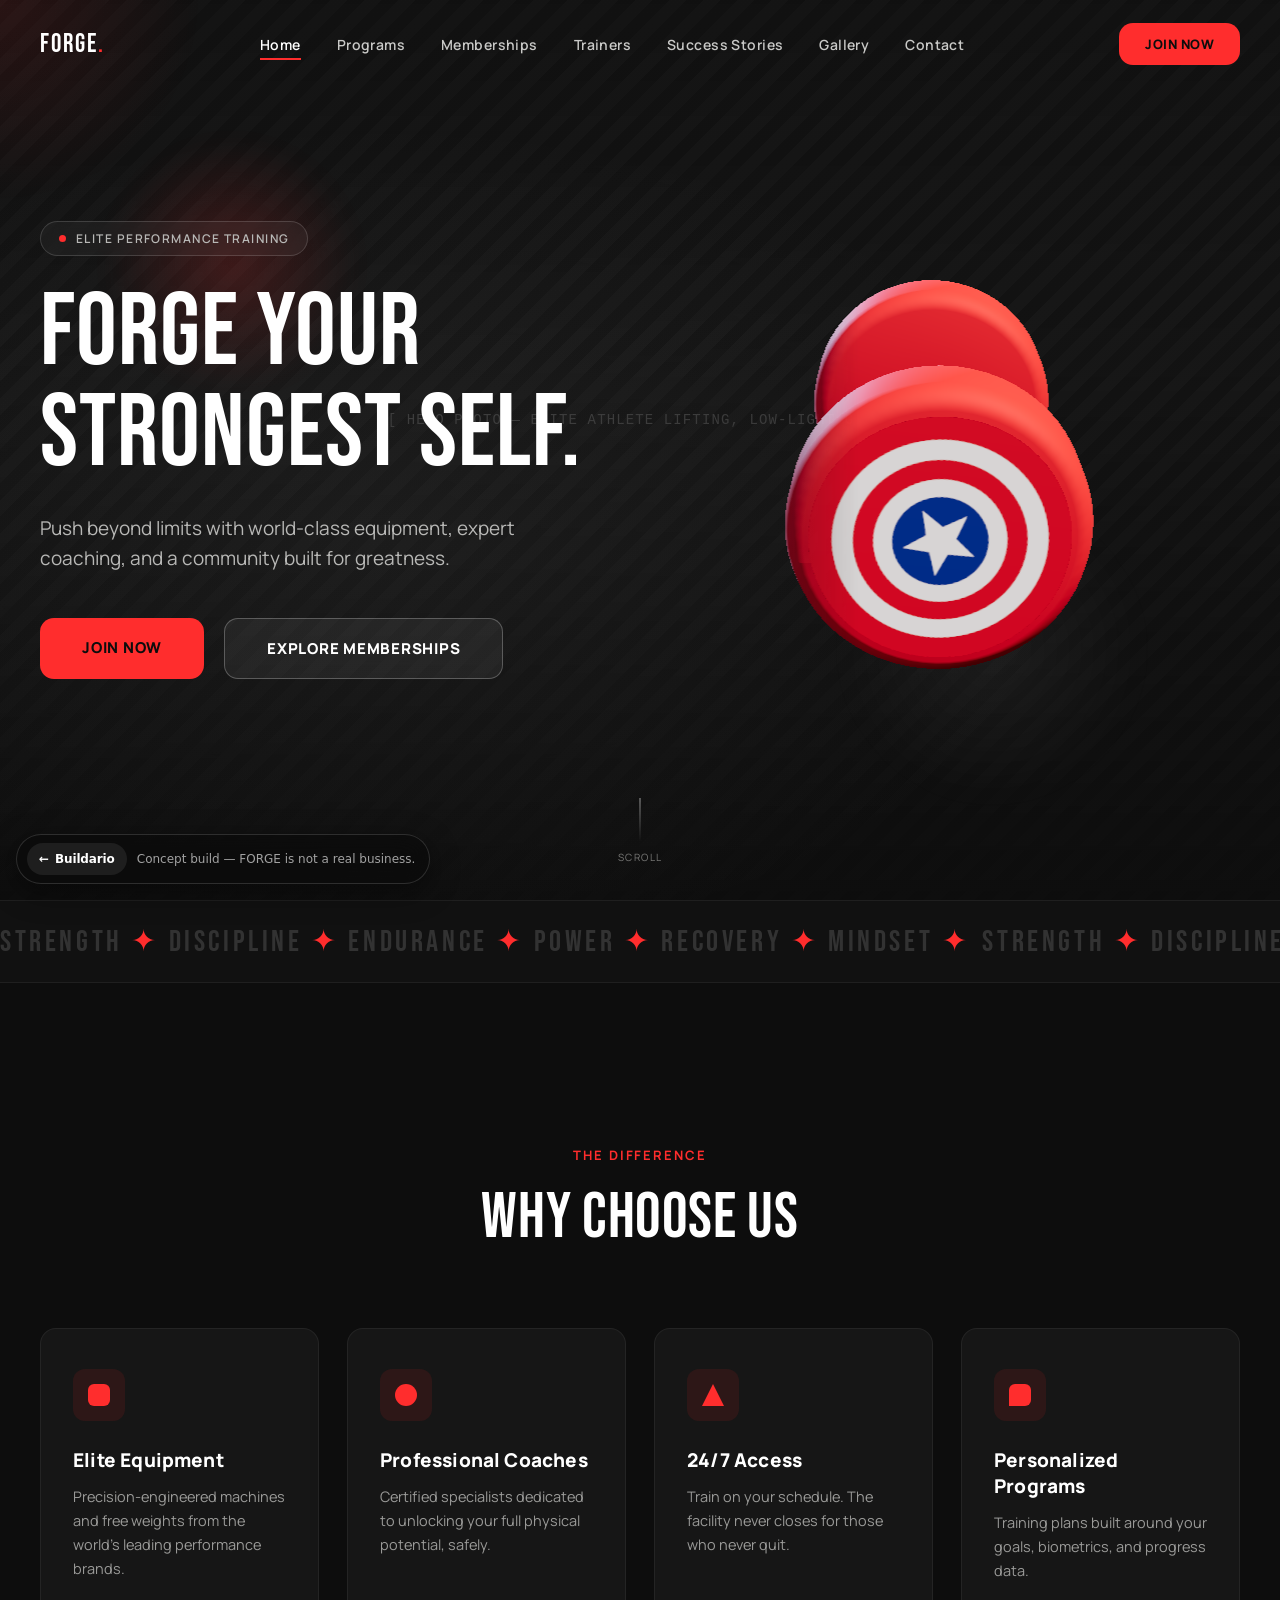
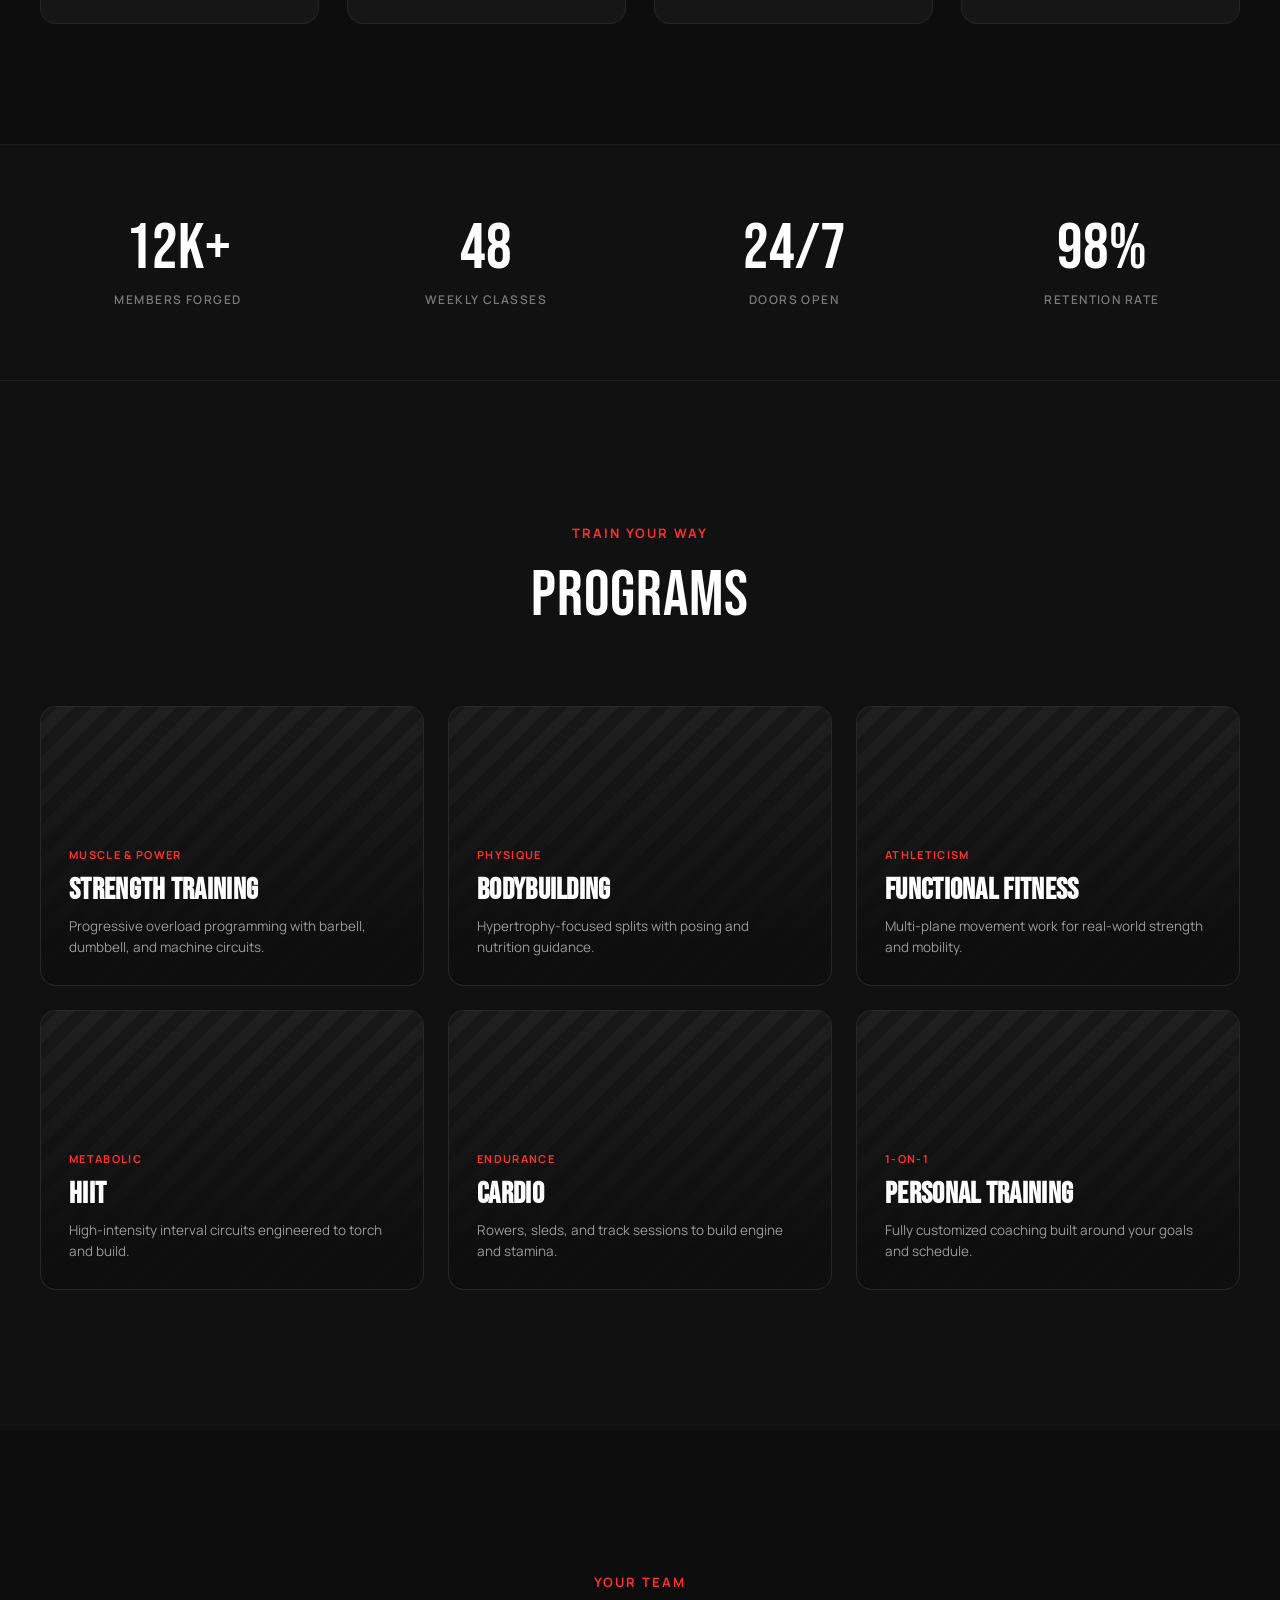
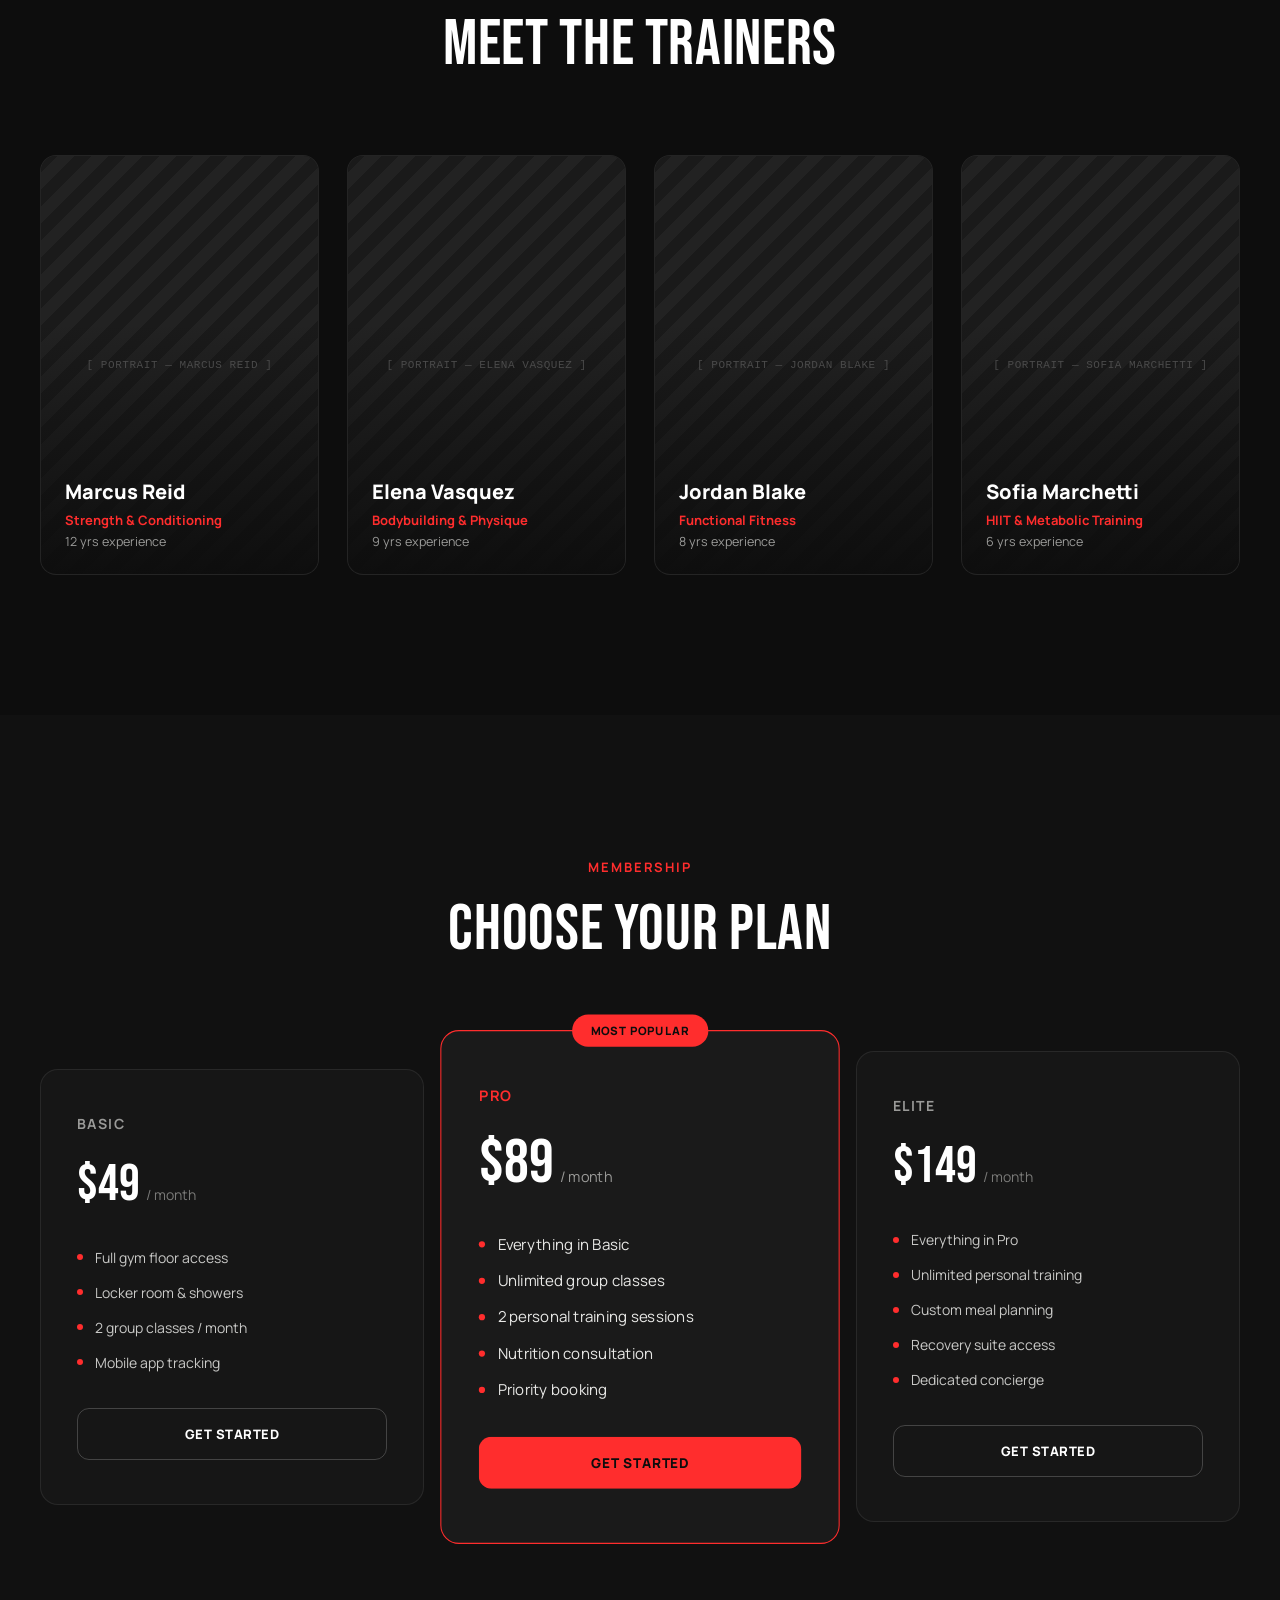
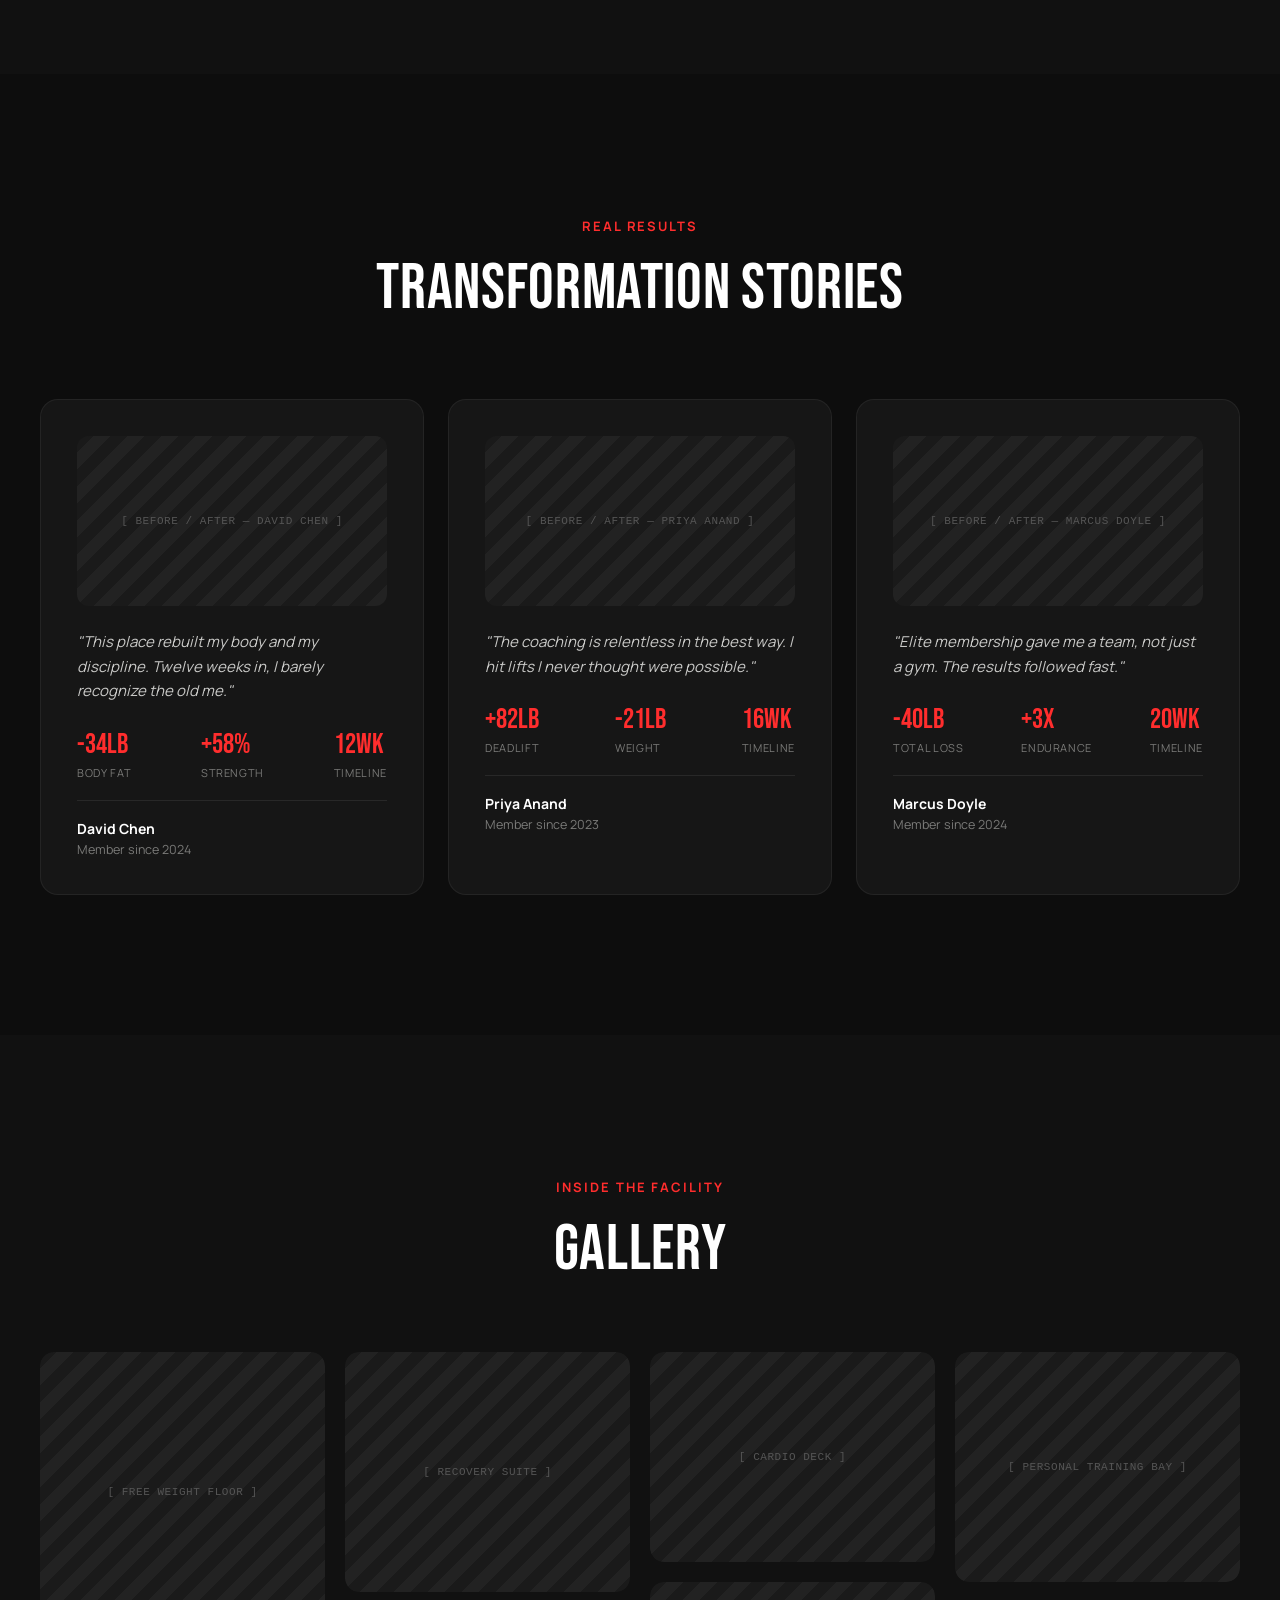
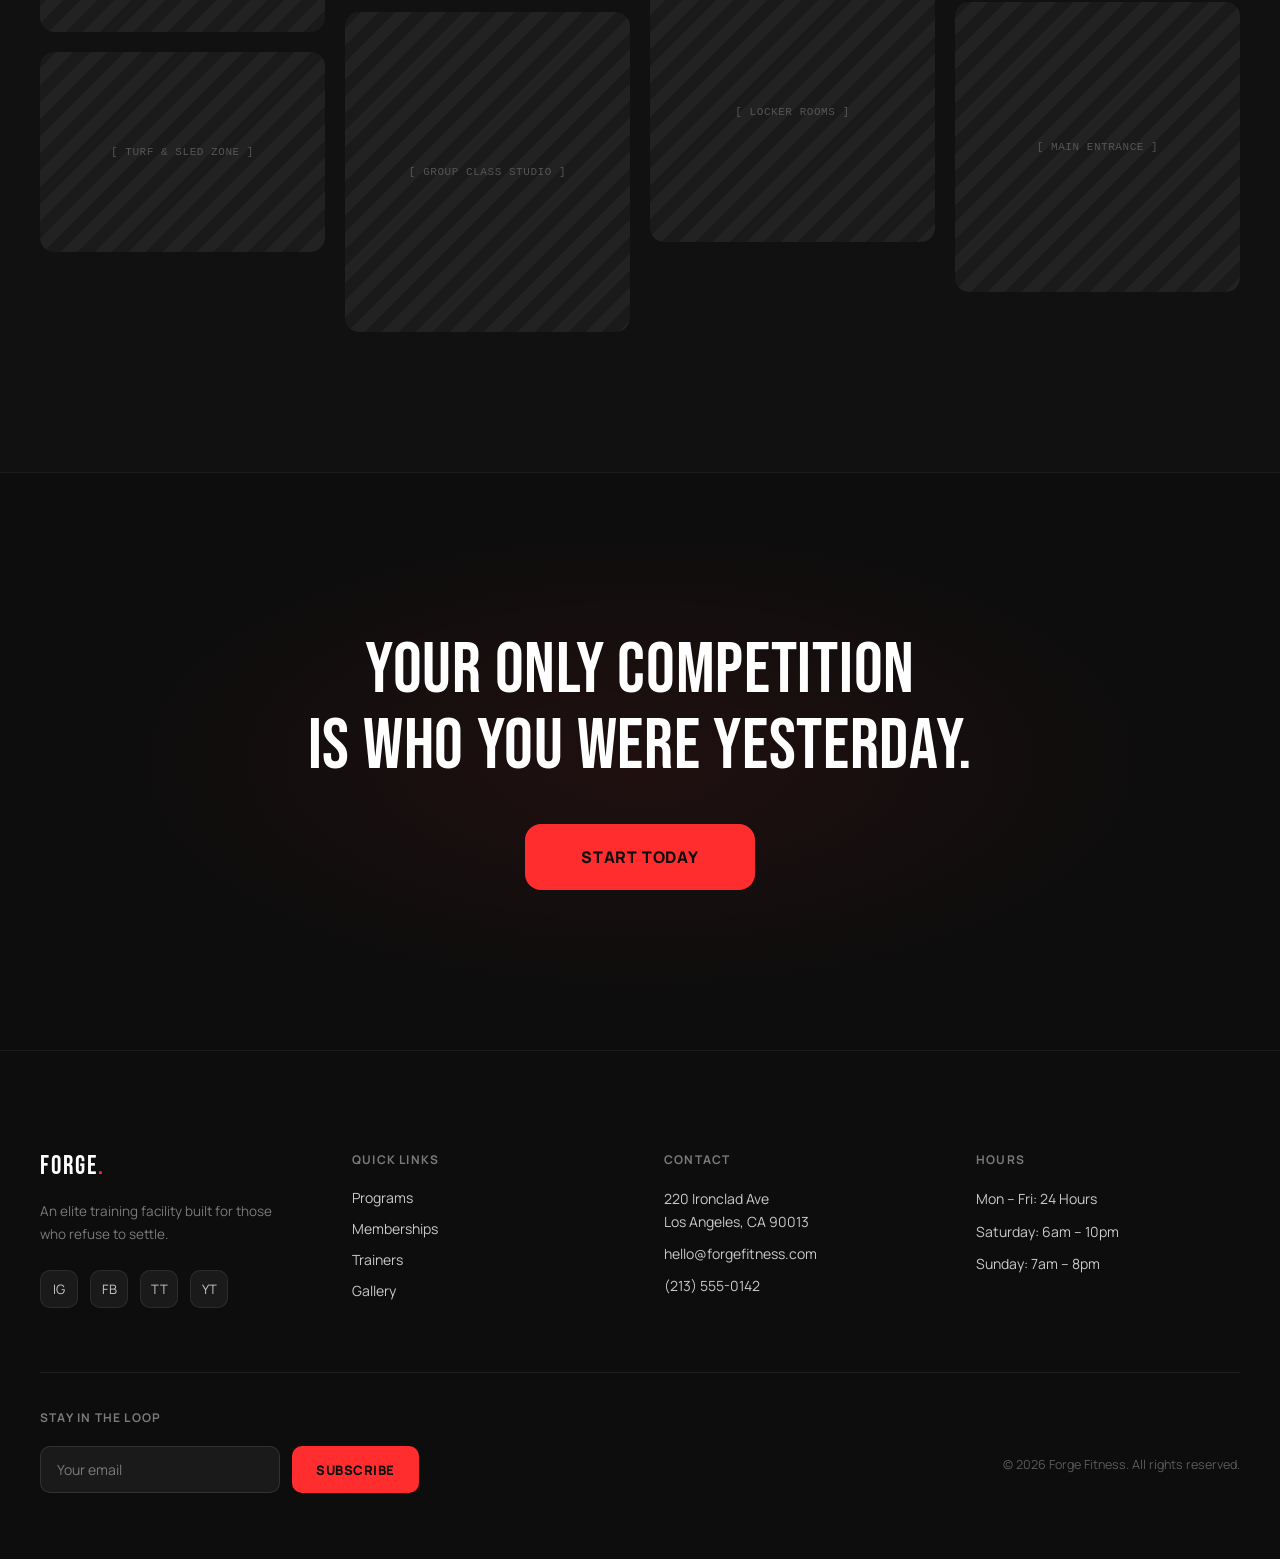
<file: gym/index.html>
<!DOCTYPE html>
<html lang="en">
<head>
<meta charset="utf-8">
<meta name="viewport" content="width=device-width, initial-scale=1">
<title>FORGE — Elite Performance Training</title>
<meta name="description" content="Forge Fitness — an elite training facility built for those who refuse to settle. World-class equipment, expert coaching, 24/7 access.">

<!-- Social cards. The card image is the same shot the portfolio uses for this
     build, so a shared demo link and the portfolio card show the same thing. -->
<link rel="canonical" href="https://buildario.studio/gym/">
<meta property="og:type" content="website">
<meta property="og:url" content="https://buildario.studio/gym/">
<meta property="og:site_name" content="Buildario">
<meta property="og:title" content="FORGE — Elite Performance Training">
<meta property="og:description" content="A concept landing page by Buildario: real-time 3D dumbbell, scroll-driven programme reveals, no framework.">
<meta property="og:image" content="https://buildario.studio/assets/gym-desktop.jpg">
<meta property="og:image:width" content="1440">
<meta property="og:image:height" content="900">
<meta property="og:image:alt" content="The FORGE landing page: the headline Forge Your Strongest Self beside a 3D red dumbbell.">
<meta name="twitter:card" content="summary_large_image">
<meta name="twitter:title" content="FORGE — Elite Performance Training">
<meta name="twitter:description" content="A concept landing page by Buildario: real-time 3D dumbbell, scroll-driven programme reveals, no framework.">
<meta name="twitter:image" content="https://buildario.studio/assets/gym-desktop.jpg">

<link rel="icon" href="../favicon.svg" type="image/svg+xml">
<link rel="preconnect" href="https://fonts.googleapis.com">
<link rel="preconnect" href="https://fonts.gstatic.com" crossorigin>
<link href="https://fonts.googleapis.com/css2?family=Bebas+Neue&family=Manrope:wght@400;500;600;700;800&display=swap" rel="stylesheet">
<link rel="stylesheet" href="styles.css">
</head>
<body>

<!-- SCROLL PROGRESS -->
<div class="progress" aria-hidden="true"><span id="progressBar"></span></div>

<!-- CURSOR GLOW -->
<div class="cursor-glow" id="cursorGlow" aria-hidden="true"></div>

<!-- NAV -->
<header class="nav" id="nav">
  <div class="nav__bg"></div>
  <div class="nav__inner">
    <a href="#hero" class="brand" data-nav>FORGE<span>.</span></a>

    <nav class="nav__links" id="navLinks">
      <a href="#hero" data-nav>Home</a>
      <a href="#programs" data-nav>Programs</a>
      <a href="#membership" data-nav>Memberships</a>
      <a href="#trainers" data-nav>Trainers</a>
      <a href="#stories" data-nav>Success Stories</a>
      <a href="#gallery" data-nav>Gallery</a>
      <a href="#footer" data-nav>Contact</a>
    </nav>

    <a href="#membership" class="btn btn--primary btn--sm nav__cta" data-nav data-magnetic>Join Now</a>

    <button class="burger" id="burger" aria-label="Menu" aria-expanded="false" aria-controls="navLinks">
      <span></span><span></span><span></span>
    </button>
  </div>
</header>

<!-- HERO -->
<section id="hero" class="hero">
  <div class="hero__media" id="heroParallax">
    <div class="photo photo--hero">[ hero photo — elite athlete lifting, low-light gym ]</div>
  </div>
  <div class="hero__scrim"></div>

  <div class="orb orb--1"></div>
  <div class="orb orb--2"></div>
  <div class="orb orb--3"></div>
  <div class="smoke"></div>

  <!-- decorative 3D dumbbell — fixed in the viewport, behind hero copy -->
  <div class="hero__3d" id="dumbbell3d" aria-hidden="true"></div>

  <div class="hero__content">
    <div class="wrap">
      <div class="hero__copy">
        <div class="pill hero-anim" style="--d:0ms">
          <i class="dot"></i>
          <span>Elite Performance Training</span>
        </div>

        <h1 class="hero__title">
          <span class="line"><span class="line__in hero-anim" style="--d:90ms">FORGE YOUR</span></span>
          <span class="line"><span class="line__in hero-anim" style="--d:190ms">STRONGEST SELF.</span></span>
        </h1>

        <p class="hero__sub hero-anim" style="--d:320ms">Push beyond limits with world-class equipment, expert coaching, and a community built for greatness.</p>

        <div class="hero__actions hero-anim" style="--d:420ms">
          <a href="#membership" class="btn btn--primary" data-nav data-magnetic>Join Now</a>
          <a href="#membership" class="btn btn--ghost" data-nav data-magnetic>Explore Memberships</a>
        </div>
      </div>
    </div>
  </div>

  <div class="scrollcue">
    <div class="scrollcue__line"></div>
    <span>Scroll</span>
  </div>
</section>

<!-- MARQUEE -->
<div class="marquee" aria-hidden="true">
  <div class="marquee__track">
    <span>Strength <i>✦</i> Discipline <i>✦</i> Endurance <i>✦</i> Power <i>✦</i> Recovery <i>✦</i> Mindset <i>✦</i> </span>
    <span>Strength <i>✦</i> Discipline <i>✦</i> Endurance <i>✦</i> Power <i>✦</i> Recovery <i>✦</i> Mindset <i>✦</i> </span>
  </div>
</div>

<!-- WHY CHOOSE US -->
<section id="why" class="section wrap">
  <div class="head reveal">
    <span class="eyebrow">The Difference</span>
    <h2 class="display">WHY CHOOSE US</h2>
  </div>

  <div class="grid grid--4 stagger">
    <article class="card card--feature" data-tilt>
      <div class="ico"><i class="shape shape--square"></i></div>
      <h3>Elite Equipment</h3>
      <p>Precision-engineered machines and free weights from the world's leading performance brands.</p>
    </article>
    <article class="card card--feature" data-tilt>
      <div class="ico"><i class="shape shape--circle"></i></div>
      <h3>Professional Coaches</h3>
      <p>Certified specialists dedicated to unlocking your full physical potential, safely.</p>
    </article>
    <article class="card card--feature" data-tilt>
      <div class="ico"><i class="shape shape--tri"></i></div>
      <h3>24/7 Access</h3>
      <p>Train on your schedule. The facility never closes for those who never quit.</p>
    </article>
    <article class="card card--feature" data-tilt>
      <div class="ico"><i class="shape shape--drop"></i></div>
      <h3>Personalized Programs</h3>
      <p>Training plans built around your goals, biometrics, and progress data.</p>
    </article>
  </div>
</section>

<!-- STATS -->
<section class="stats-band">
  <div class="wrap stats stagger">
    <div class="stat"><span class="stat__num" data-count="12" data-suffix="K+">0</span><p>Members Forged</p></div>
    <div class="stat"><span class="stat__num" data-count="48" data-suffix="">0</span><p>Weekly Classes</p></div>
    <div class="stat"><span class="stat__num" data-count="24" data-suffix="/7">0</span><p>Doors Open</p></div>
    <div class="stat"><span class="stat__num" data-count="98" data-suffix="%">0</span><p>Retention Rate</p></div>
  </div>
</section>

<!-- PROGRAMS -->
<section id="programs" class="section section--alt">
  <div class="wrap">
    <div class="head reveal">
      <span class="eyebrow">Train Your Way</span>
      <h2 class="display">PROGRAMS</h2>
    </div>
    <div class="grid grid--3 stagger" id="programsGrid"></div>
  </div>
</section>

<!-- TRAINERS -->
<section id="trainers" class="section wrap">
  <div class="head reveal">
    <span class="eyebrow">Your Team</span>
    <h2 class="display">MEET THE TRAINERS</h2>
  </div>
  <div class="grid grid--4 stagger" id="trainersGrid"></div>
</section>

<!-- MEMBERSHIP -->
<section id="membership" class="section section--alt">
  <div class="wrap">
    <div class="head reveal">
      <span class="eyebrow">Membership</span>
      <h2 class="display">CHOOSE YOUR PLAN</h2>
    </div>

    <div class="grid grid--3 plans stagger">
      <article class="plan">
        <h3 class="plan__name">Basic</h3>
        <div class="plan__price"><span class="plan__amt">$49</span><span class="plan__per">/ month</span></div>
        <ul class="plan__list">
          <li>Full gym floor access</li>
          <li>Locker room &amp; showers</li>
          <li>2 group classes / month</li>
          <li>Mobile app tracking</li>
        </ul>
        <a href="#footer" class="btn btn--outline btn--block" data-nav data-magnetic>Get Started</a>
      </article>

      <article class="plan plan--featured">
        <div class="plan__badge">Most Popular</div>
        <h3 class="plan__name plan__name--red">Pro</h3>
        <div class="plan__price"><span class="plan__amt plan__amt--lg">$89</span><span class="plan__per plan__per--light">/ month</span></div>
        <ul class="plan__list plan__list--bright">
          <li>Everything in Basic</li>
          <li>Unlimited group classes</li>
          <li>2 personal training sessions</li>
          <li>Nutrition consultation</li>
          <li>Priority booking</li>
        </ul>
        <a href="#footer" class="btn btn--primary btn--block" data-nav data-magnetic>Get Started</a>
      </article>

      <article class="plan">
        <h3 class="plan__name">Elite</h3>
        <div class="plan__price"><span class="plan__amt">$149</span><span class="plan__per">/ month</span></div>
        <ul class="plan__list">
          <li>Everything in Pro</li>
          <li>Unlimited personal training</li>
          <li>Custom meal planning</li>
          <li>Recovery suite access</li>
          <li>Dedicated concierge</li>
        </ul>
        <a href="#footer" class="btn btn--outline btn--block" data-nav data-magnetic>Get Started</a>
      </article>
    </div>
  </div>
</section>

<!-- STORIES -->
<section id="stories" class="section wrap">
  <div class="head reveal">
    <span class="eyebrow">Real Results</span>
    <h2 class="display">TRANSFORMATION STORIES</h2>
  </div>
  <div class="grid grid--3 stagger" id="storiesGrid"></div>
</section>

<!-- GALLERY -->
<section id="gallery" class="section section--alt">
  <div class="wrap">
    <div class="head head--tight reveal">
      <span class="eyebrow">Inside the Facility</span>
      <h2 class="display">GALLERY</h2>
    </div>
    <div class="masonry stagger" id="galleryGrid"></div>
  </div>
</section>

<!-- LIGHTBOX -->
<div class="lightbox" id="lightbox" role="dialog" aria-modal="true" aria-label="Gallery image" hidden>
  <div class="lightbox__stage photo" id="lightboxLabel"></div>
  <button class="lightbox__close" id="lightboxClose" aria-label="Close">✕</button>
</div>

<!-- CTA BAND -->
<section class="cta">
  <div class="cta__glow"></div>
  <div class="cta__inner reveal">
    <h2 class="display cta__title">YOUR ONLY COMPETITION<br>IS WHO YOU WERE YESTERDAY.</h2>
    <a href="#membership" class="btn btn--primary btn--lg" data-nav data-magnetic>Start Today</a>
  </div>
</section>

<!-- FOOTER -->
<footer id="footer" class="footer wrap">
  <div class="footer__grid stagger">
    <div>
      <div class="brand brand--footer">FORGE<span>.</span></div>
      <p class="footer__blurb">An elite training facility built for those who refuse to settle.</p>
      <div class="socials">
        <a href="#" class="social" aria-label="Instagram">IG</a>
        <a href="#" class="social" aria-label="Facebook">FB</a>
        <a href="#" class="social" aria-label="TikTok">TT</a>
        <a href="#" class="social" aria-label="YouTube">YT</a>
      </div>
    </div>

    <div>
      <p class="footer__label">Quick Links</p>
      <div class="footer__links">
        <a href="#programs" data-nav>Programs</a>
        <a href="#membership" data-nav>Memberships</a>
        <a href="#trainers" data-nav>Trainers</a>
        <a href="#gallery" data-nav>Gallery</a>
      </div>
    </div>

    <div>
      <p class="footer__label">Contact</p>
      <p class="footer__text">220 Ironclad Ave<br>Los Angeles, CA 90013</p>
      <p class="footer__text">hello@forgefitness.com</p>
      <p class="footer__text footer__text--last">(213) 555-0142</p>
    </div>

    <div>
      <p class="footer__label">Hours</p>
      <p class="footer__text">Mon – Fri: 24 Hours</p>
      <p class="footer__text">Saturday: 6am – 10pm</p>
      <p class="footer__text footer__text--last">Sunday: 7am – 8pm</p>
    </div>
  </div>

  <div class="footer__bar">
    <form class="newsletter" id="newsletter" novalidate>
      <p class="footer__label">Stay in the loop</p>
      <div class="newsletter__row">
        <input type="email" id="email" placeholder="Your email" aria-label="Your email" required>
        <button type="submit" class="btn btn--primary btn--sm" data-magnetic>Subscribe</button>
      </div>
      <p class="newsletter__msg" id="newsletterMsg" role="status"></p>
    </form>
    <p class="copyright">© 2026 Forge Fitness. All rights reserved.</p>
  </div>
</footer>

<script src="vendor/three.min.js"></script>
<script src="dumbbell.js"></script>
<script src="app.js"></script>

<!-- ===== Return bar =====================================================
     Injected on every demo so the page is never a dead end: these builds are
     reached from buildario.studio in the same tab, and without this the only
     way back is the browser Back button. Self-contained on purpose — its own
     styles, its own class prefix, no dependency on this demo's sheet, so it
     survives any restyle of the page it sits on. ==================== -->
<style>
  .bd-return {
    position: fixed;
    left: 16px;
    bottom: 16px;
    /* above this demo's lightbox/overlays, below its preloader and cursor */
    z-index: 2500;
    display: flex;
    align-items: center;
    gap: 10px;
    max-width: calc(100vw - 32px);
    padding: 8px 14px 8px 10px;
    border: 1px solid rgba(255, 255, 255, 0.14);
    border-radius: 999px;
    background: rgba(12, 12, 12, 0.82);
    backdrop-filter: blur(14px);
    -webkit-backdrop-filter: blur(14px);
    box-shadow: 0 8px 30px rgba(0, 0, 0, 0.45);
    font-family: system-ui, -apple-system, "Segoe UI", sans-serif;
    font-size: 12px;
    line-height: 1.35;
    color: rgba(255, 255, 255, 0.62);
  }
  .bd-return a {
    display: inline-flex;
    align-items: center;
    gap: 6px;
    /* 32px tall inside a 36px row: comfortably past the 24px target minimum
       without turning the bar into a button the page has to design around */
    min-height: 32px;
    padding: 0 12px;
    border-radius: 999px;
    background: rgba(255, 255, 255, 0.08);
    color: #fff;
    font-weight: 600;
    letter-spacing: -0.01em;
    text-decoration: none;
    white-space: nowrap;
    transition: background 0.25s ease, color 0.25s ease;
  }
  .bd-return a:hover { background: rgba(79, 140, 255, 0.9); color: #fff; }
  .bd-return a:focus-visible { outline: 2px solid #4f8cff; outline-offset: 3px; }
  .bd-return-note { display: block; }

  /* Below this the note would wrap to three lines and cover the page it is
     annotating. The link stays; the disclaimer moves to the footer copy. */
  @media (max-width: 560px) {
    .bd-return { left: 12px; bottom: 12px; padding: 6px; }
    .bd-return-note { display: none; }
  }
  @media (prefers-reduced-motion: reduce) {
    .bd-return a { transition: none; }
  }
</style>

<div class="bd-return">
  <a href="../" aria-label="Back to the Buildario portfolio"><span aria-hidden="true">&larr;</span> Buildario</a>
  <span class="bd-return-note">Concept build — FORGE is not a real business.</span>
</div>
</body>
</html>
</file>
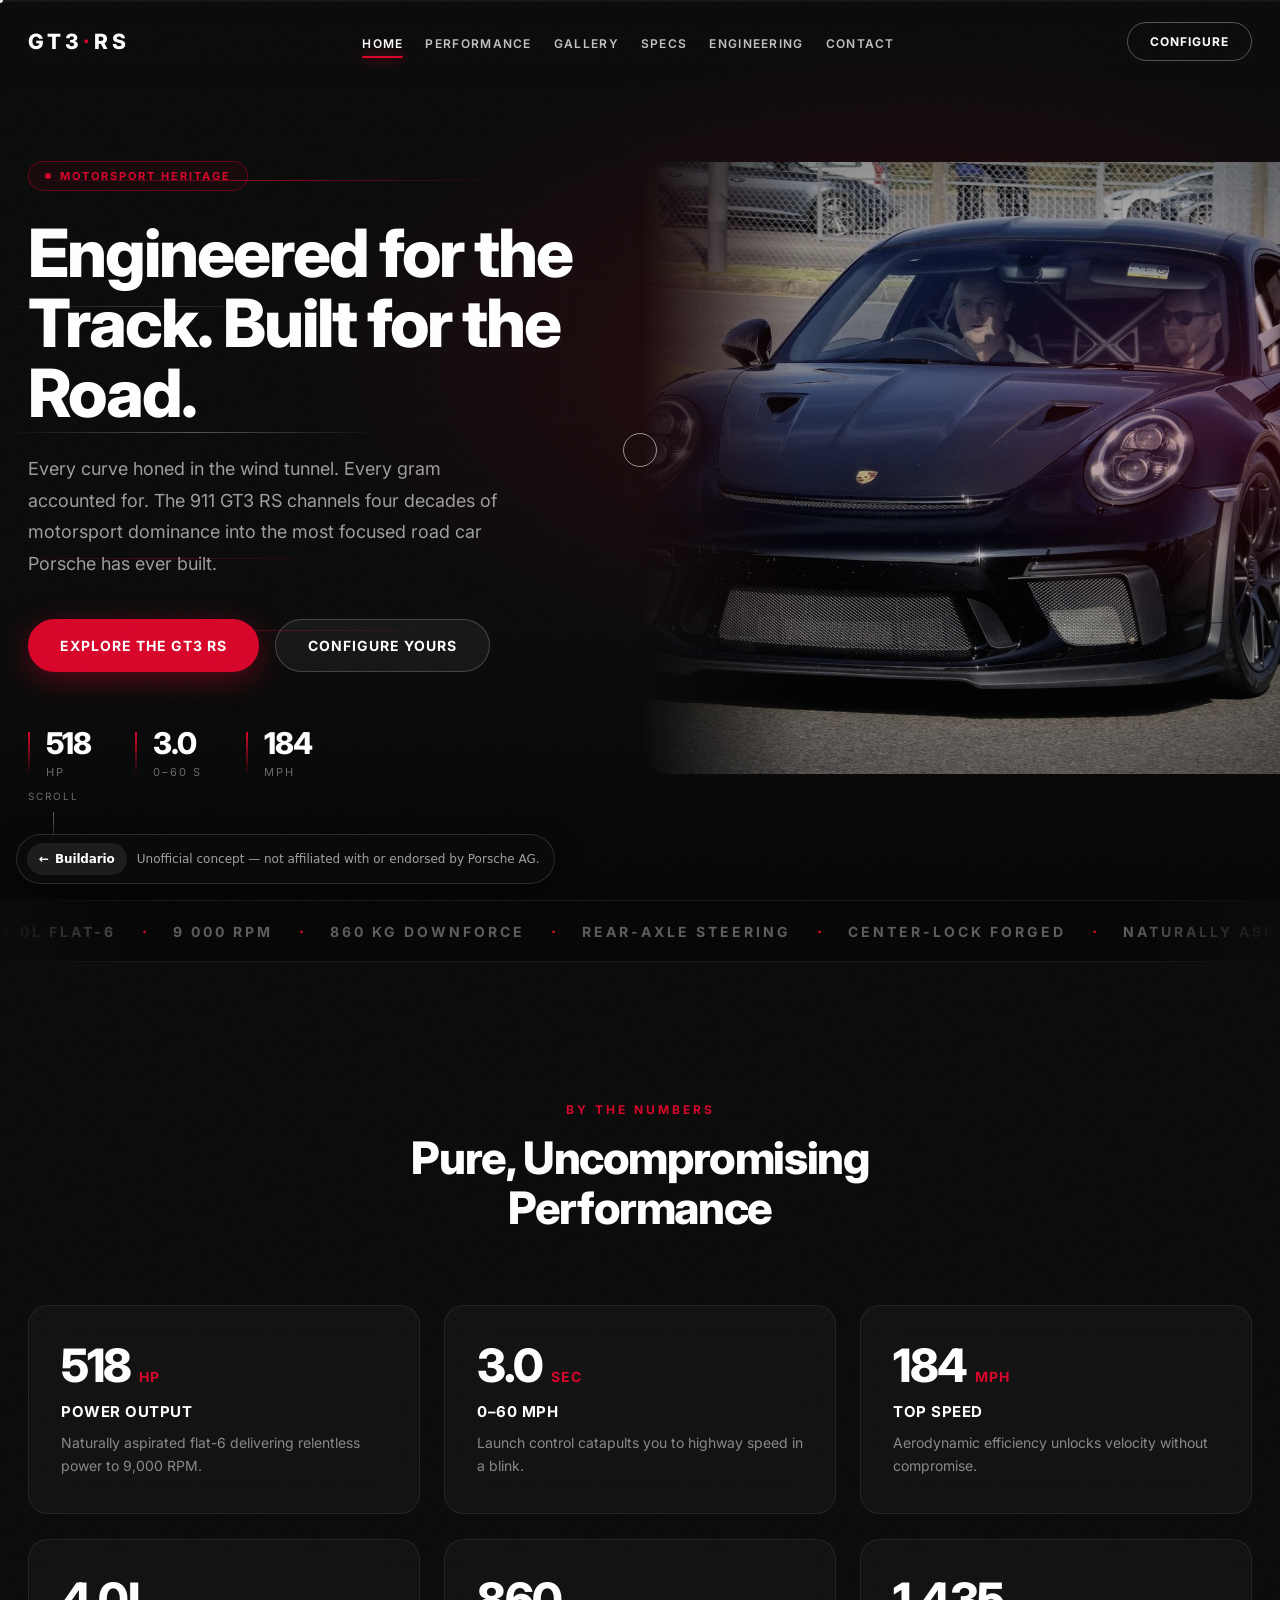
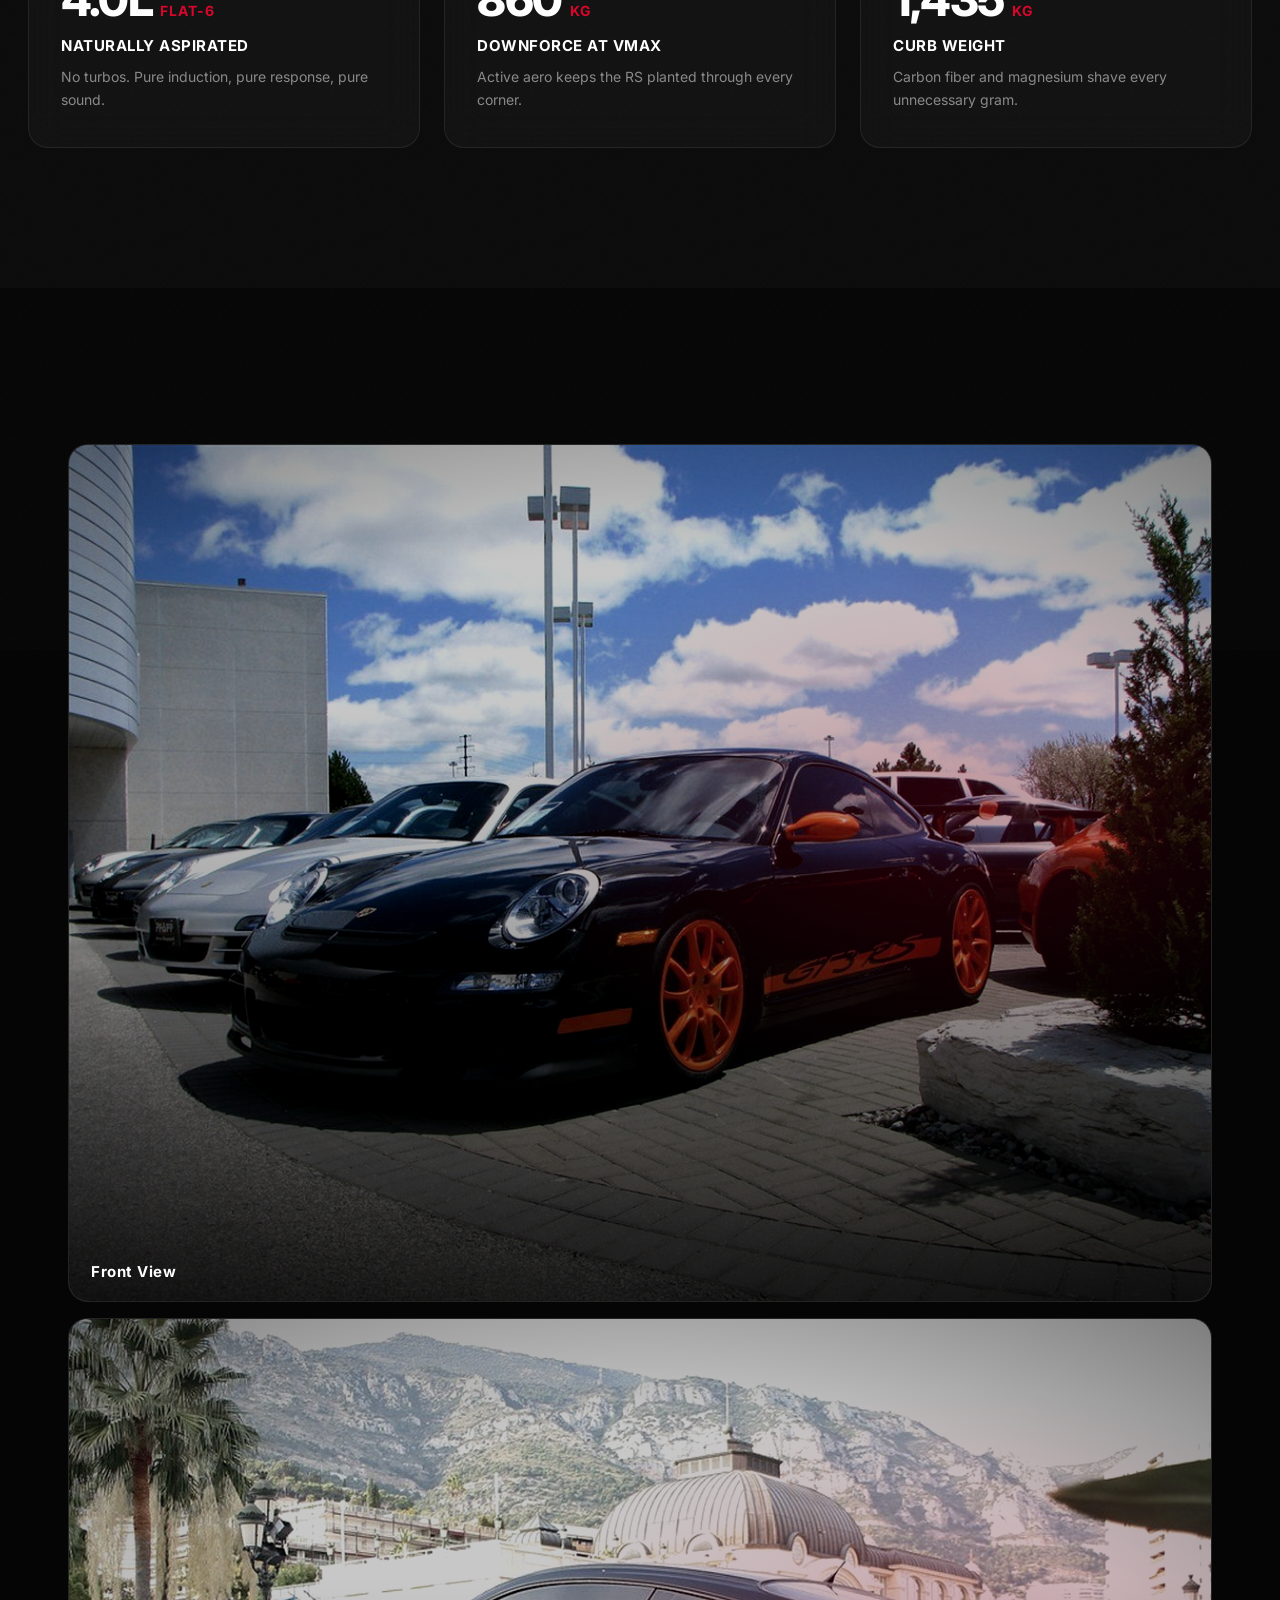
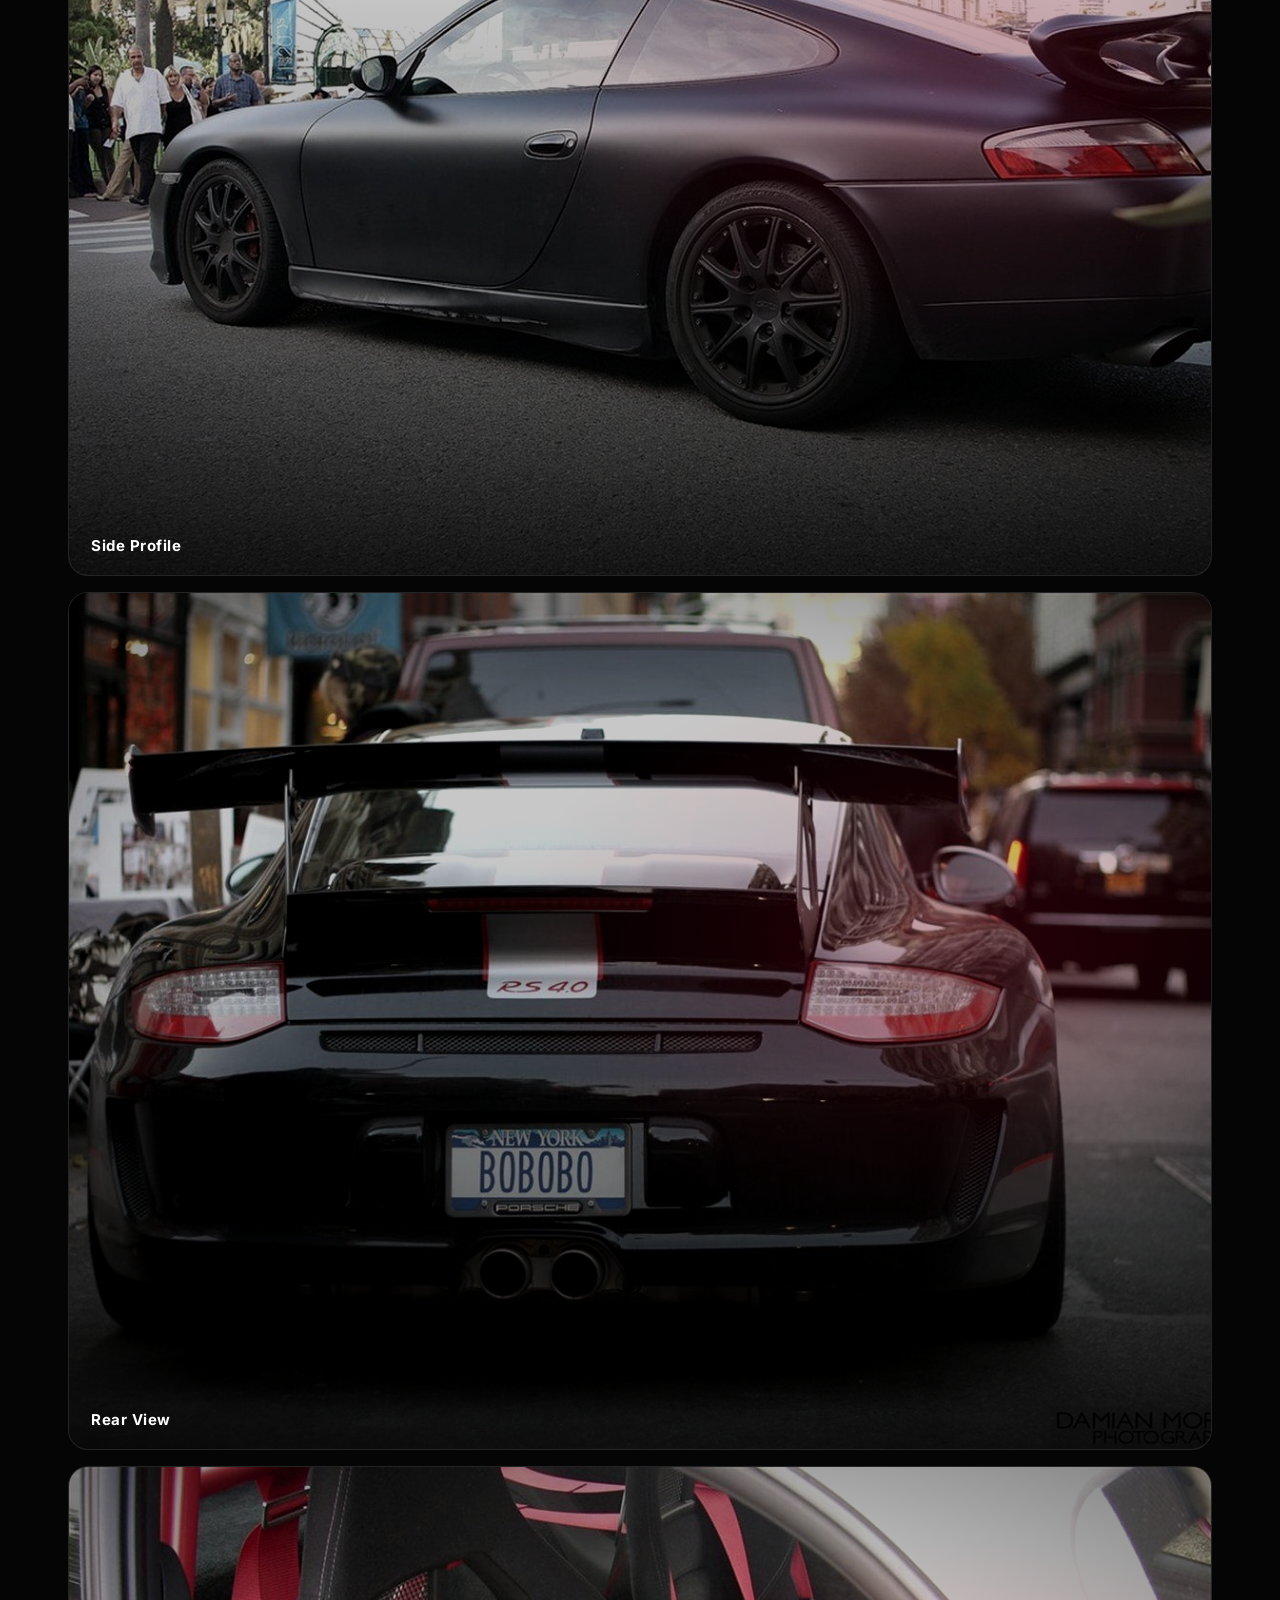
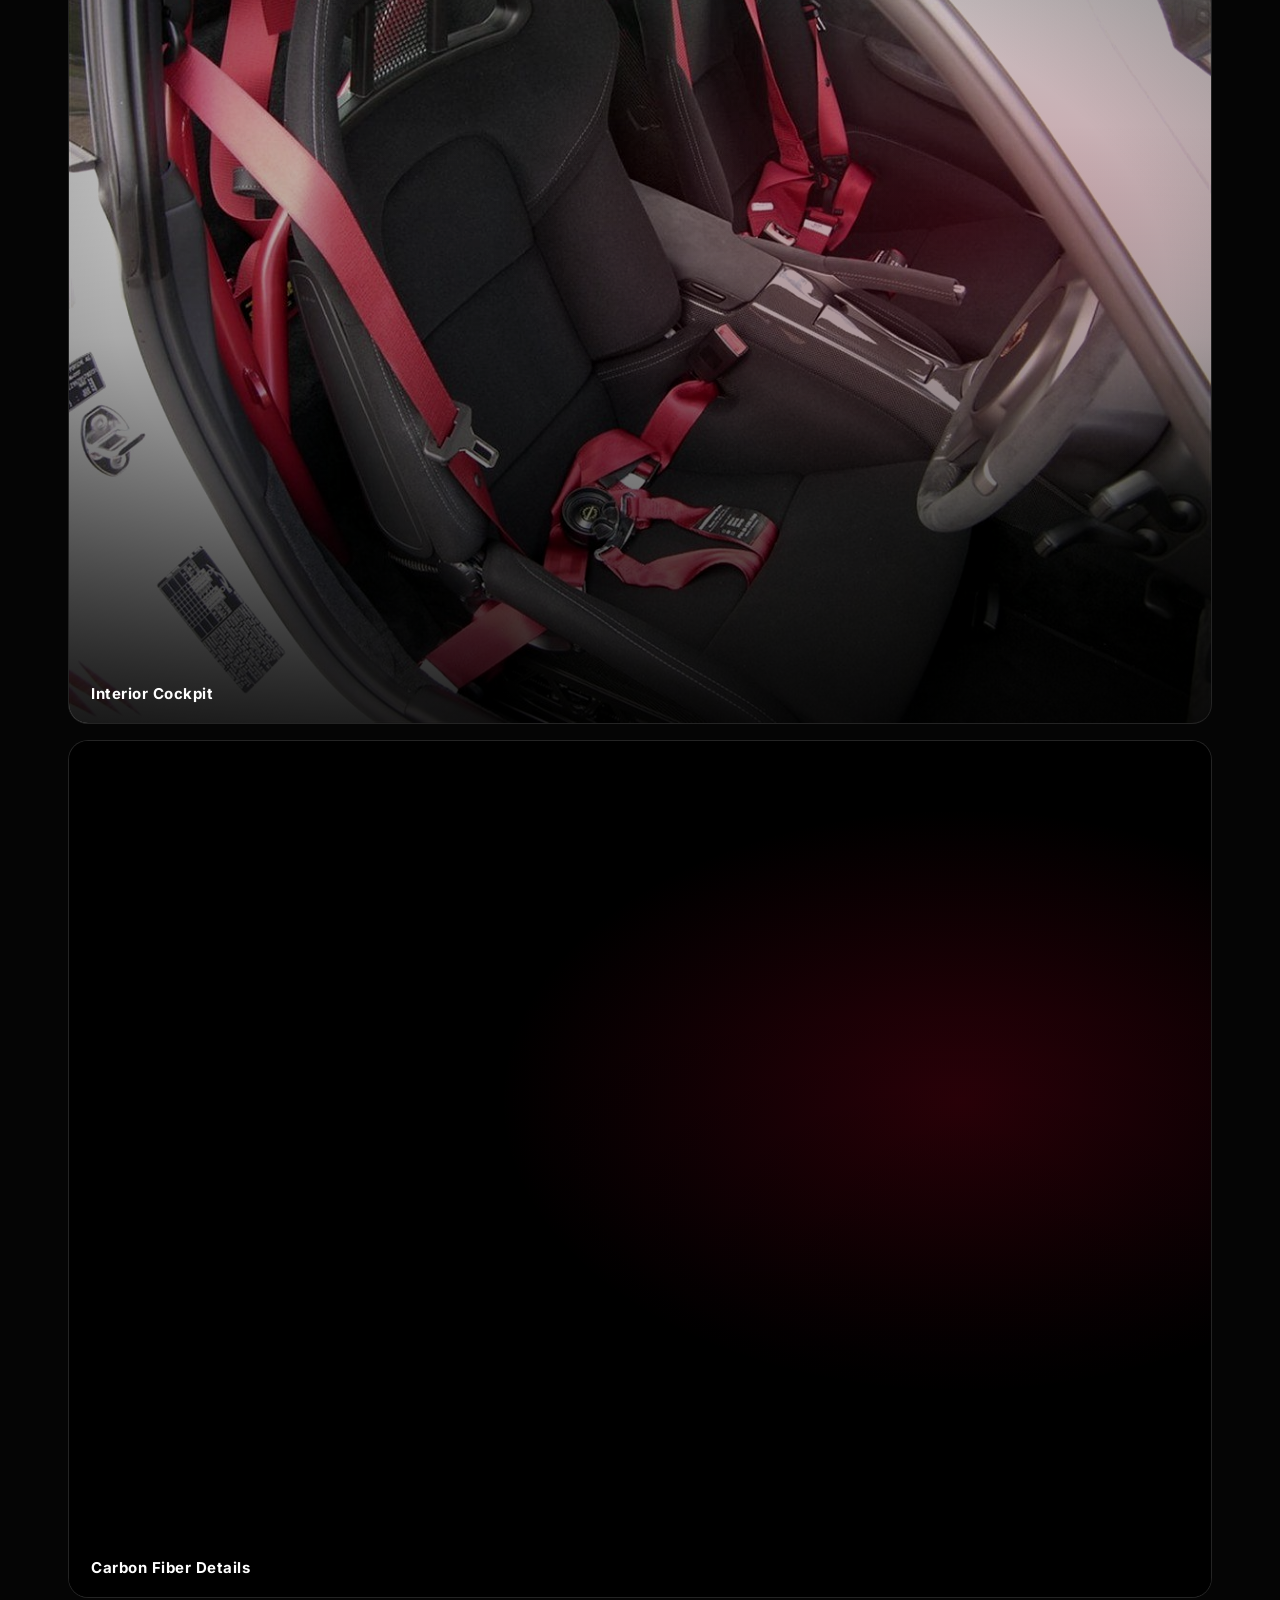
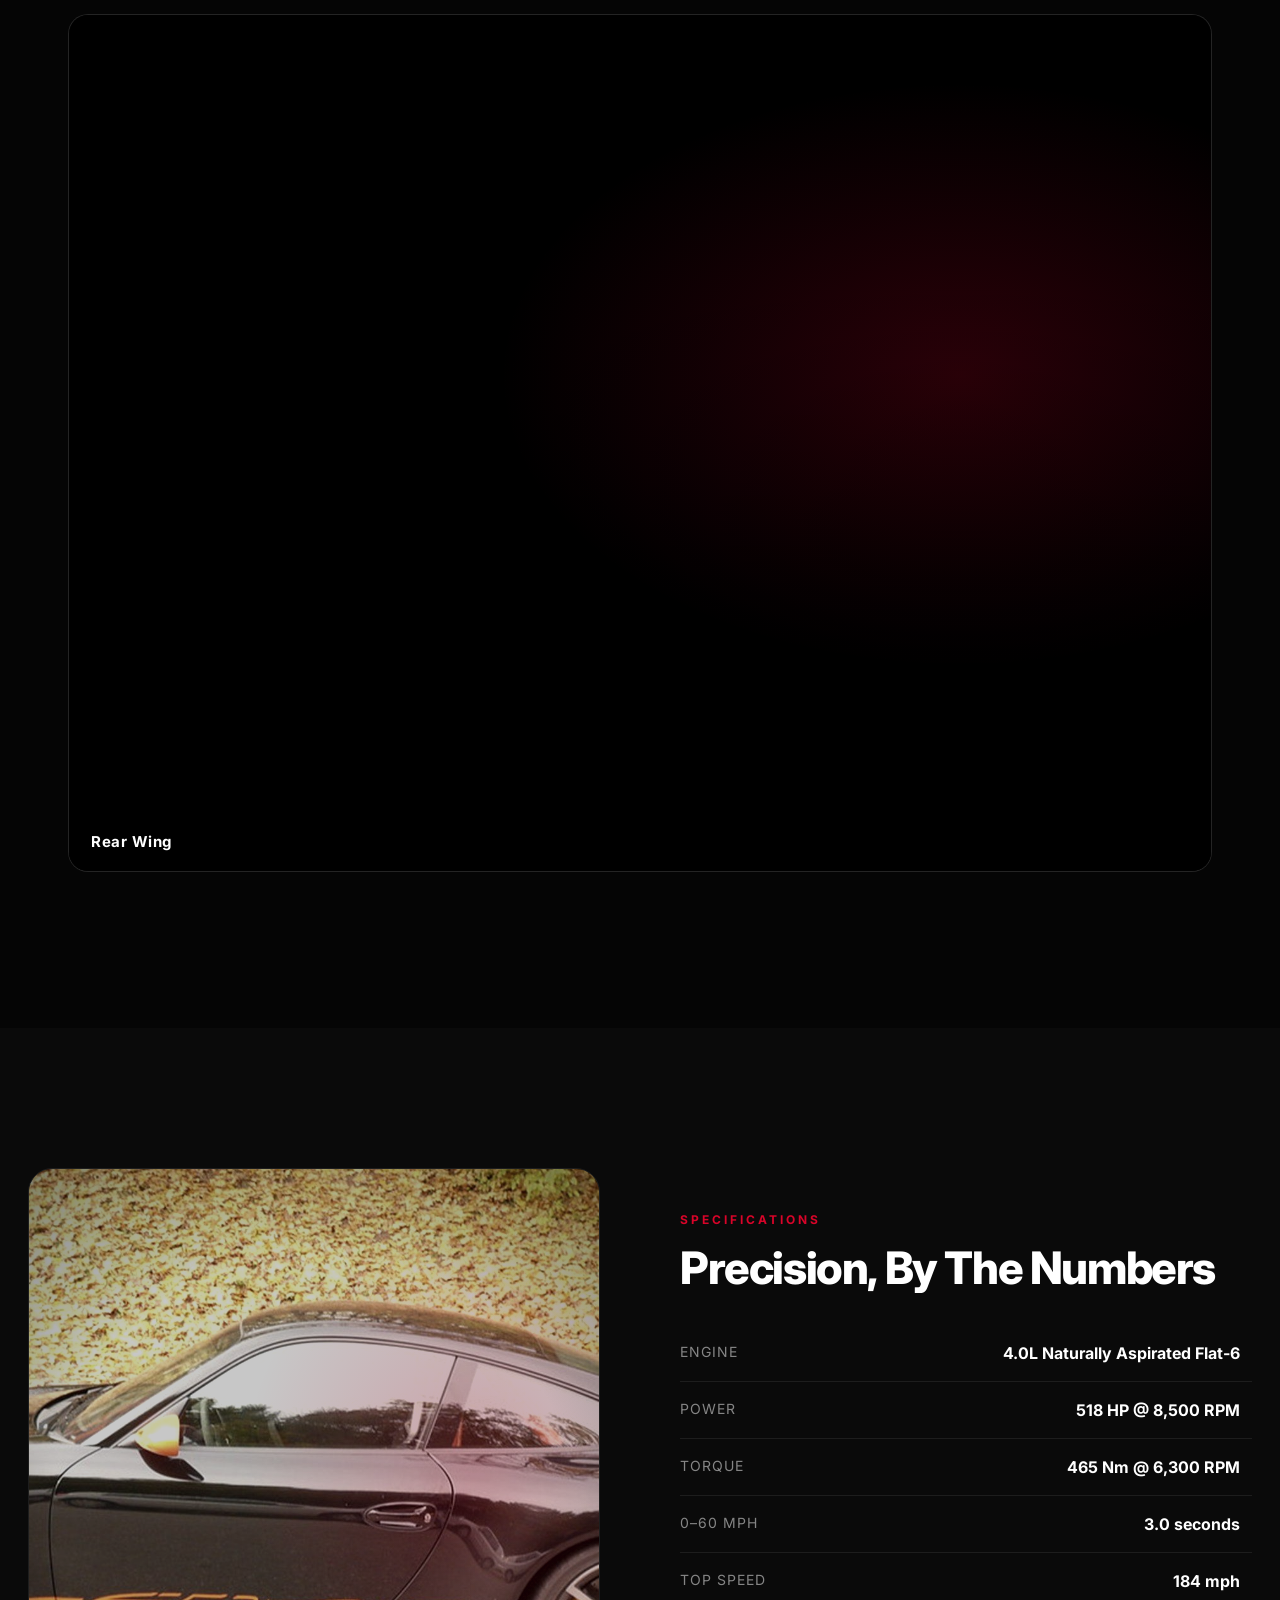
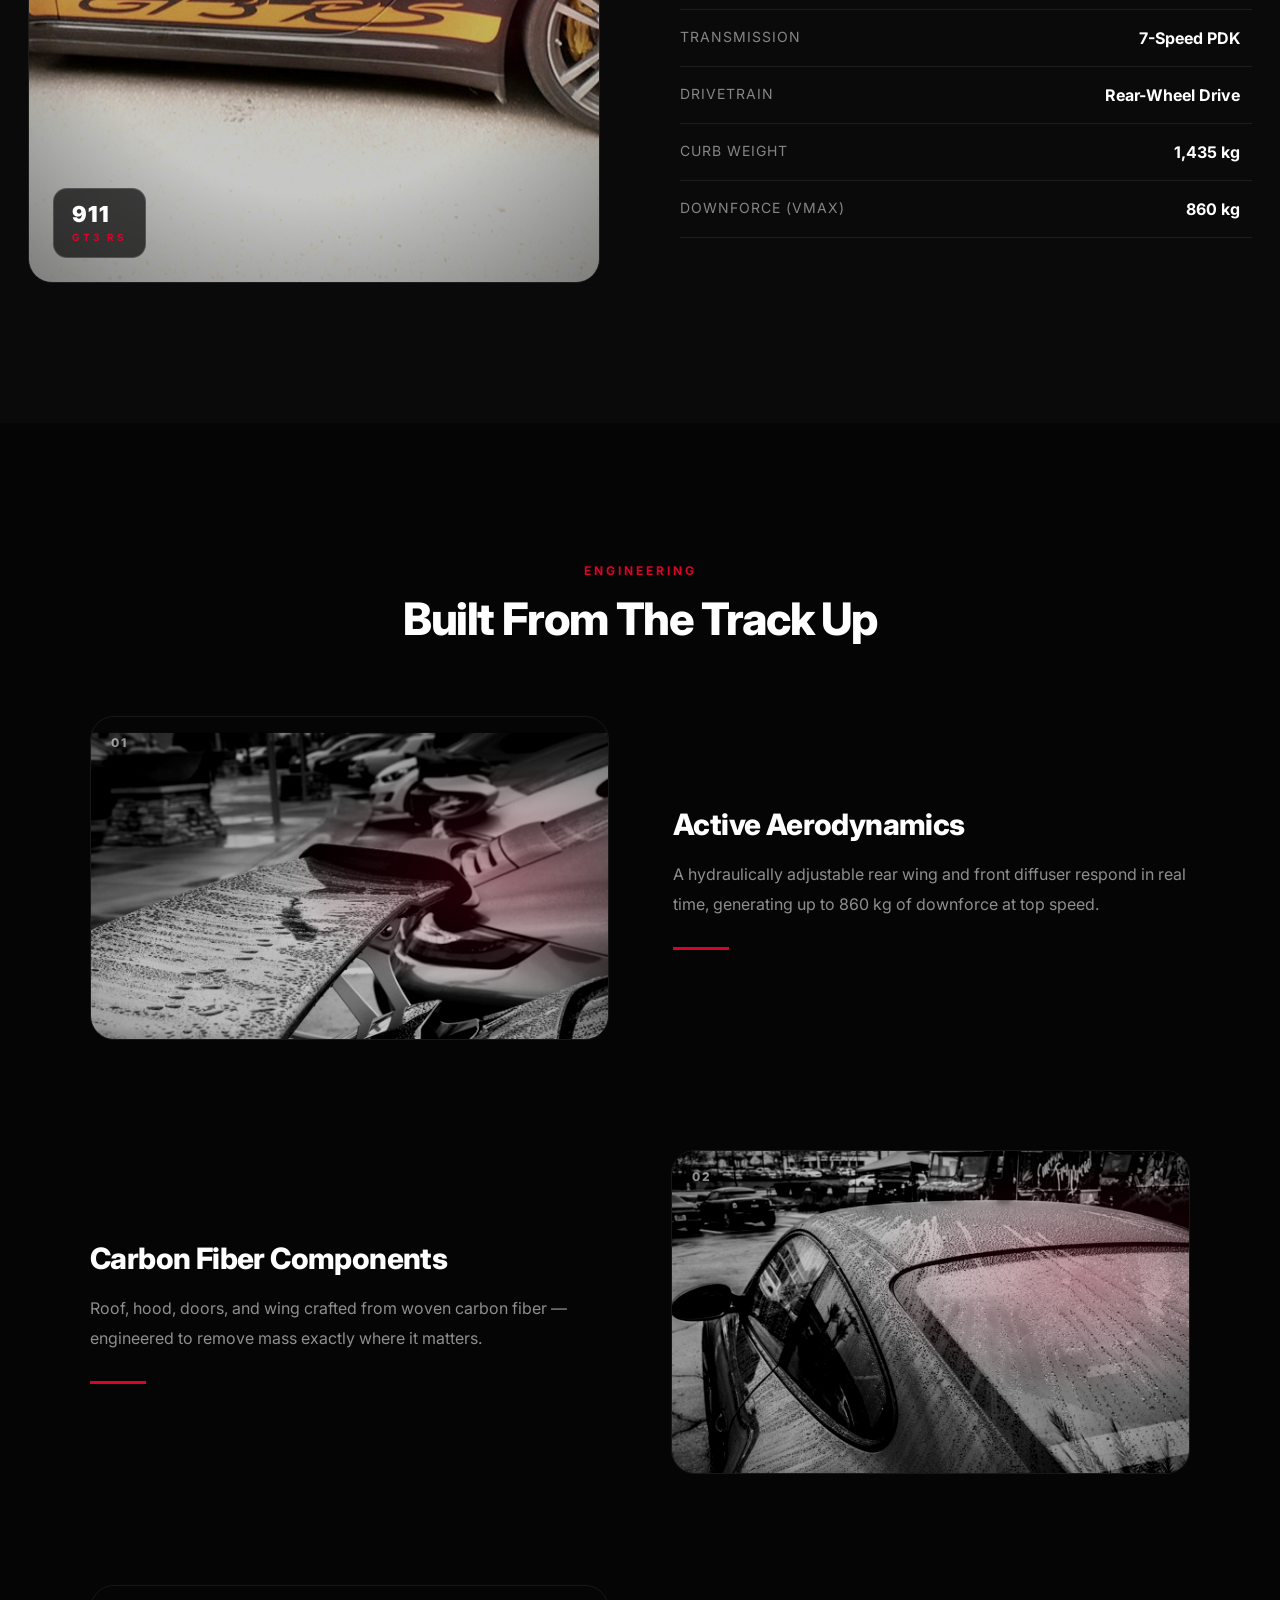
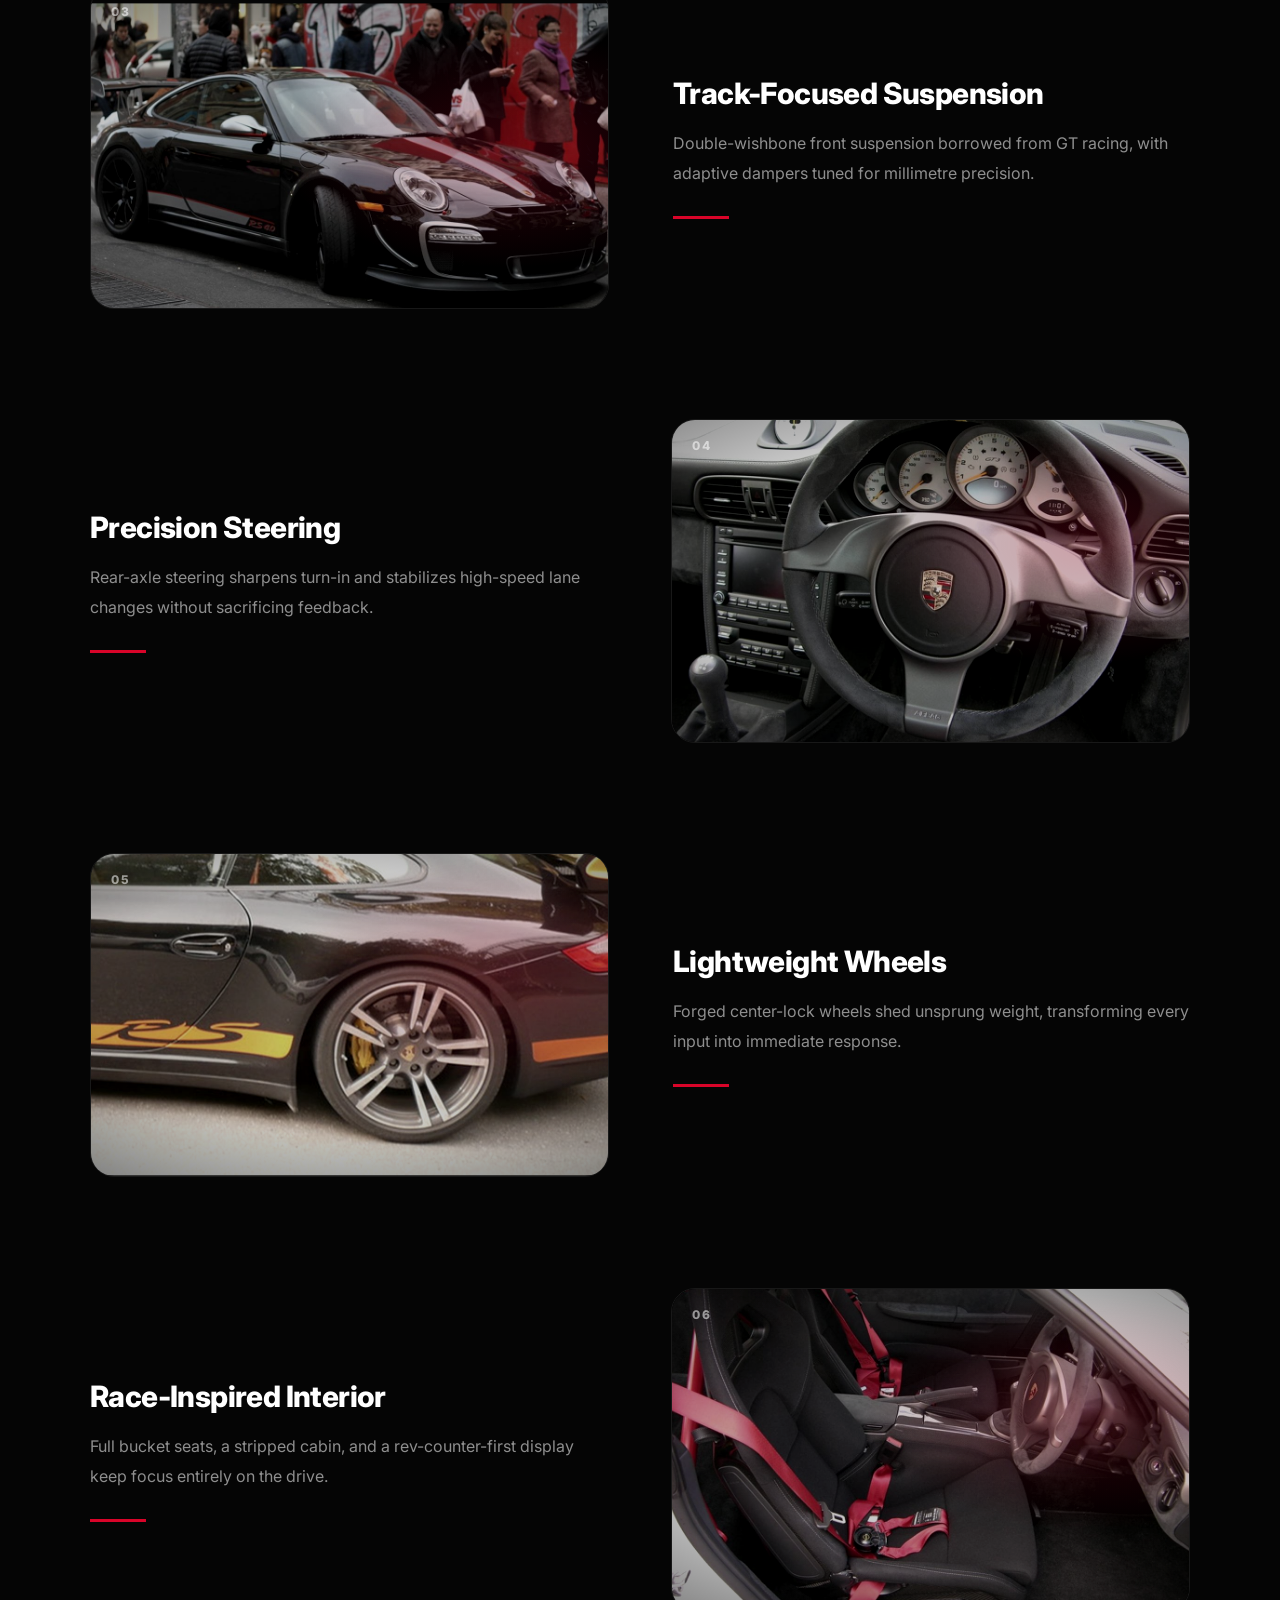
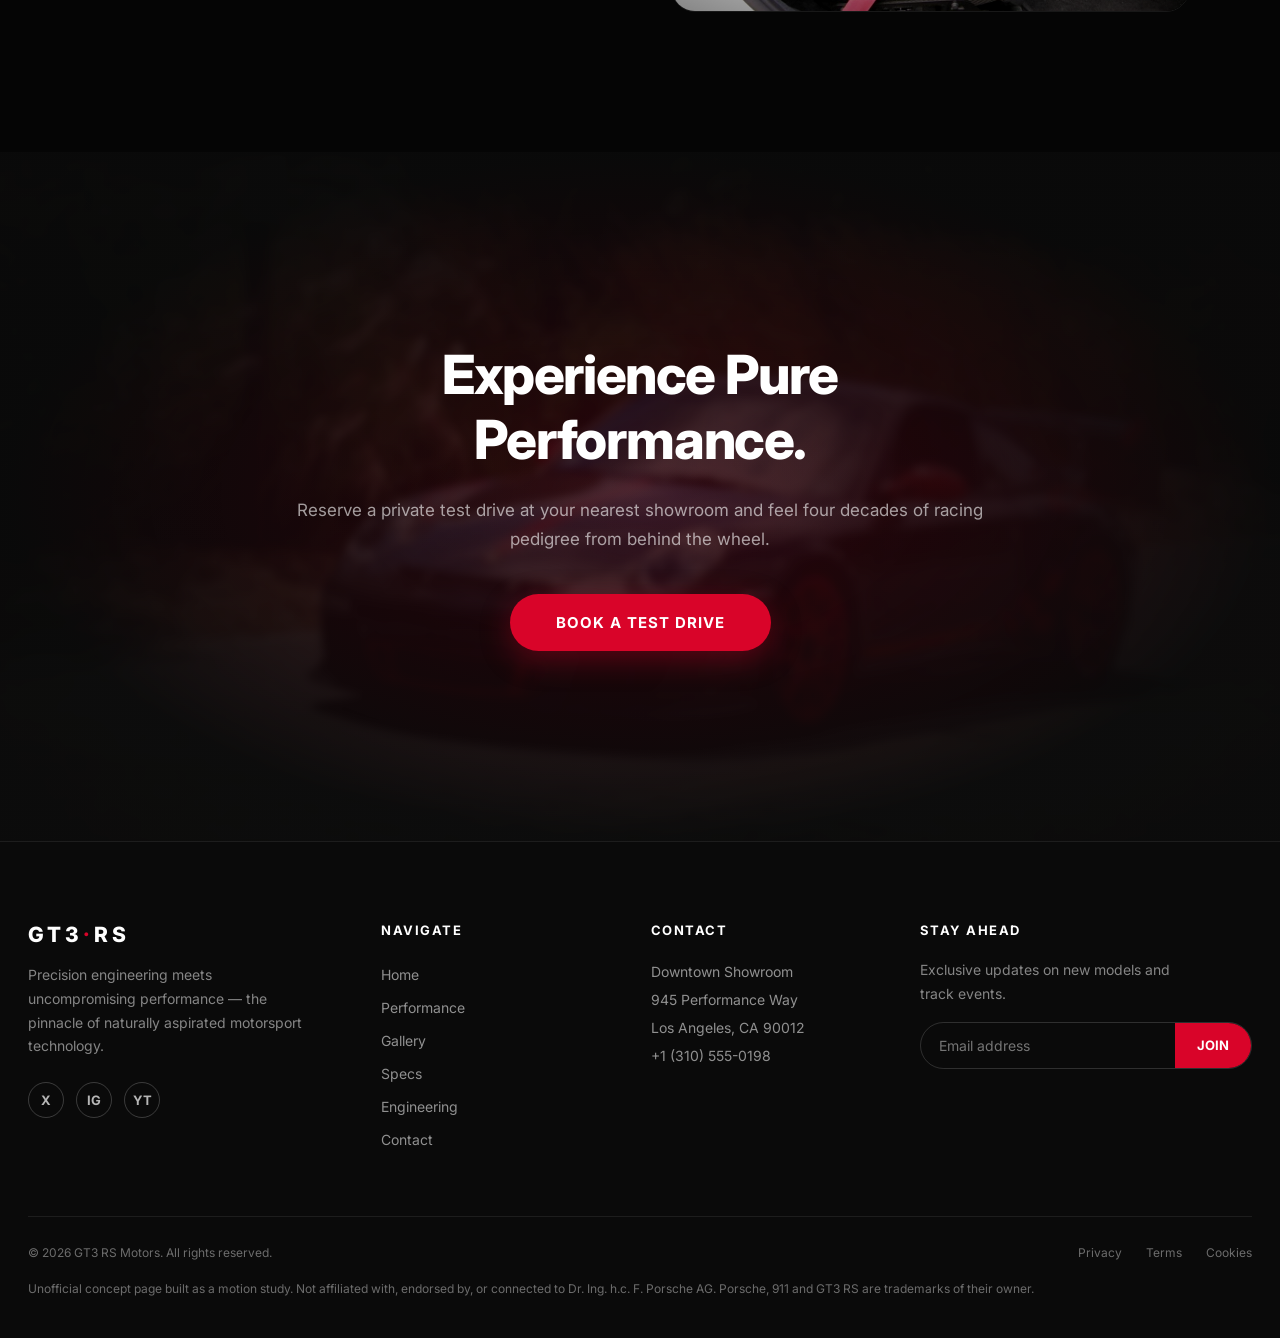
<file: porsche/index.html>
<!DOCTYPE html>
<html lang="en">
<head>
<meta charset="utf-8">
<meta name="viewport" content="width=device-width, initial-scale=1">
<title>911 GT3 RS — Engineered for the Track. Built for the Road.</title>
<meta name="description" content="Every curve honed in the wind tunnel. Every gram accounted for. The 911 GT3 RS channels four decades of motorsport dominance into the most focused road car ever built.">

<!-- Social cards. The card image is the same shot the portfolio uses for this
     build, so a shared demo link and the portfolio card show the same thing. -->
<link rel="canonical" href="https://buildario.studio/porsche/">
<meta property="og:type" content="website">
<meta property="og:url" content="https://buildario.studio/porsche/">
<meta property="og:site_name" content="Buildario">
<meta property="og:title" content="911 GT3 RS — Motorsport Launch Page">
<meta property="og:description" content="An unofficial concept page by Buildario, built as a motion study. Not affiliated with Porsche AG.">
<meta property="og:image" content="https://buildario.studio/assets/porsche-desktop.jpg">
<meta property="og:image:width" content="1440">
<meta property="og:image:height" content="900">
<meta property="og:image:alt" content="The GT3 RS landing page: a bold headline over a full-bleed photograph of a black GT3 RS on track.">
<meta name="twitter:card" content="summary_large_image">
<meta name="twitter:title" content="911 GT3 RS — Motorsport Launch Page">
<meta name="twitter:description" content="An unofficial concept page by Buildario, built as a motion study. Not affiliated with Porsche AG.">
<meta name="twitter:image" content="https://buildario.studio/assets/porsche-desktop.jpg">

<link rel="icon" href="../favicon.svg" type="image/svg+xml">
<link rel="preconnect" href="https://fonts.googleapis.com">
<link rel="preconnect" href="https://fonts.gstatic.com" crossorigin>
<link href="https://fonts.googleapis.com/css2?family=Inter:wght@400;500;600;700;800;900&display=swap" rel="stylesheet">
<link rel="stylesheet" href="styles.css">
</head>
<body>

<!-- ══════════════ PRELOADER ══════════════ -->
<div class="preloader" id="preloader">
  <div class="preloader__inner">
    <div class="preloader__mark">GT3<span>·</span>RS</div>
    <div class="preloader__bar"><span id="preloaderFill"></span></div>
    <div class="preloader__count"><span id="preloaderNum">0</span>%</div>
  </div>
</div>

<!-- ══════════════ CURSOR ══════════════ -->
<div class="cursor" id="cursorDot"></div>
<div class="cursor-ring" id="cursorRing"><span class="cursor-ring__label" id="cursorLabel"></span></div>

<!-- ══════════════ SCROLL PROGRESS ══════════════ -->
<div class="scroll-progress"><span id="scrollProgress"></span></div>

<!-- ══════════════ GRAIN ══════════════ -->
<div class="grain" aria-hidden="true"></div>

<!-- ══════════════ NAV ══════════════ -->
<nav class="site-nav" id="siteNav">
  <a href="#hero" class="brand" data-cursor="link">GT3<span class="brand__dot">·</span>RS</a>

  <div class="nav-links" id="navLinks">
    <a href="#hero"        class="nav-link is-active" data-cursor="link"><span>Home</span></a>
    <a href="#performance" class="nav-link" data-cursor="link"><span>Performance</span></a>
    <a href="#gallery"     class="nav-link" data-cursor="link"><span>Gallery</span></a>
    <a href="#specs"       class="nav-link" data-cursor="link"><span>Specs</span></a>
    <a href="#features"    class="nav-link" data-cursor="link"><span>Engineering</span></a>
    <a href="#contact"     class="nav-link" data-cursor="link"><span>Contact</span></a>
    <span class="nav-links__indicator" id="navIndicator"></span>
  </div>

  <a href="#specs" class="nav-cta magnetic" data-cursor="link">Configure</a>

  <button class="nav-burger" id="navBurger" aria-label="Menu" aria-expanded="false">
    <span></span><span></span>
  </button>
</nav>

<!-- ══════════════ MOBILE MENU ══════════════ -->
<div class="mobile-menu" id="mobileMenu">
  <a href="#hero">Home</a>
  <a href="#performance">Performance</a>
  <a href="#gallery">Gallery</a>
  <a href="#specs">Specs</a>
  <a href="#features">Engineering</a>
  <a href="#contact">Contact</a>
</div>

<main>

<!-- ══════════════ HERO ══════════════ -->
<section id="hero" class="hero" data-screen-label="Hero">
  <div class="hero__grid" aria-hidden="true"></div>
  <div class="hero__glow" id="heroGlow" aria-hidden="true"></div>

  <div class="streaks" aria-hidden="true">
    <i style="top:20%;width:40%;--c:rgba(217,4,41,.6);animation-duration:6s"></i>
    <i style="top:34%;width:22%;--c:rgba(255,255,255,.18);animation-duration:9s;animation-delay:1.2s"></i>
    <i style="top:48%;width:30%;--c:rgba(255,255,255,.3);animation-duration:8s;animation-delay:2s"></i>
    <i style="top:62%;width:26%;--c:rgba(217,4,41,.35);animation-duration:7.5s;animation-delay:3.1s"></i>
    <i style="top:70%;width:35%;--c:rgba(217,4,41,.4);animation-duration:7s;animation-delay:4s"></i>
  </div>

  <div class="hero__content">
    <div class="badge reveal" data-reveal="up">
      <span class="badge__pulse"></span>Motorsport Heritage
    </div>

    <h1 class="hero__title" data-split>Engineered for the Track. Built for the Road.</h1>

    <p class="hero__lede reveal" data-reveal="up" data-delay="120">
      Every curve honed in the wind tunnel. Every gram accounted for. The 911 GT3 RS channels
      four decades of motorsport dominance into the most focused road car Porsche has ever built.
    </p>

    <div class="hero__actions reveal" data-reveal="up" data-delay="220">
      <a href="#performance" class="btn btn--primary magnetic" data-cursor="link">
        <span>Explore the GT3 RS</span>
      </a>
      <a href="#specs" class="btn btn--ghost magnetic" data-cursor="link">
        <span>Configure Yours</span>
      </a>
    </div>

    <div class="hero__mini reveal" data-reveal="up" data-delay="320">
      <div><b data-count="518">0</b><i>HP</i></div>
      <div><b data-count="3.0" data-decimals="1">0</b><i>0–60 s</i></div>
      <div><b data-count="184">0</b><i>MPH</i></div>
    </div>
  </div>

  <div class="hero__stage" id="heroStage">
    <div class="hero__shadow" aria-hidden="true"></div>
    <div class="slot slot--hero" data-slot="hero-car"
         data-label="Photorealistic Porsche 911 GT3 RS — 3/4 front, dark studio, red rim light"></div>
  </div>

  <div class="hero__scroll">
    <span>Scroll</span>
    <div class="hero__scroll-line"></div>
  </div>
</section>

<!-- ══════════════ MARQUEE ══════════════ -->
<div class="marquee" aria-hidden="true">
  <div class="marquee__track">
    <span>4.0L Flat-6</span><b>·</b><span>9 000 RPM</span><b>·</b><span>860 kg Downforce</span><b>·</b>
    <span>Rear-Axle Steering</span><b>·</b><span>Center-Lock Forged</span><b>·</b><span>Naturally Aspirated</span><b>·</b>
    <span>4.0L Flat-6</span><b>·</b><span>9 000 RPM</span><b>·</b><span>860 kg Downforce</span><b>·</b>
    <span>Rear-Axle Steering</span><b>·</b><span>Center-Lock Forged</span><b>·</b><span>Naturally Aspirated</span><b>·</b>
  </div>
</div>

<!-- ══════════════ PERFORMANCE ══════════════ -->
<section id="performance" class="section" data-screen-label="Performance">
  <header class="section__head">
    <div class="eyebrow reveal" data-reveal="up">By The Numbers</div>
    <h2 class="section__title" data-split>Pure, Uncompromising Performance</h2>
  </header>

  <div class="stats" id="stats"><!-- injected --></div>
</section>

<!-- ══════════════ GALLERY ══════════════ -->
<section id="gallery" class="section section--alt" data-screen-label="Gallery">
  <header class="section__head">
    <div class="eyebrow reveal" data-reveal="up">Gallery</div>
    <h2 class="section__title" data-split>Every Angle, Every Detail</h2>
  </header>

  <div class="gallery" id="gallery"><!-- injected --></div>
</section>

<!-- ══════════════ SPECS ══════════════ -->
<section id="specs" class="section" data-screen-label="Specs">
  <div class="specs">
    <div class="specs__media reveal" data-reveal="left">
      <div class="slot slot--tall tilt" data-slot="specs-car"
           data-label="GT3 RS full side profile, dramatic studio lighting"></div>
      <div class="specs__badge"><b>911</b><i>GT3 RS</i></div>
    </div>

    <div class="specs__body">
      <div class="eyebrow reveal" data-reveal="up">Specifications</div>
      <h2 class="section__title section__title--left" data-split>Precision, By The Numbers</h2>
      <div class="spec-rows" id="specRows"><!-- injected --></div>
    </div>
  </div>
</section>

<!-- ══════════════ FEATURES ══════════════ -->
<section id="features" class="section section--alt" data-screen-label="Features">
  <header class="section__head">
    <div class="eyebrow reveal" data-reveal="up">Engineering</div>
    <h2 class="section__title" data-split>Built From The Track Up</h2>
  </header>

  <div class="features" id="features-list"><!-- injected --></div>
</section>

<!-- ══════════════ CTA ══════════════ -->
<section id="cta" class="cta" data-screen-label="CTA">
  <div class="cta__bg">
    <div class="slot slot--bare" data-slot="cta-bg" data-label="Blurred GT3 RS silhouette, red rim lighting"></div>
  </div>
  <div class="cta__wash"></div>
  <div class="cta__inner">
    <h2 class="cta__title" data-split>Experience Pure Performance.</h2>
    <p class="reveal" data-reveal="up" data-delay="100">
      Reserve a private test drive at your nearest showroom and feel four decades of racing
      pedigree from behind the wheel.
    </p>
    <a href="#contact" class="btn btn--primary btn--lg magnetic reveal" data-reveal="up" data-delay="200" data-cursor="link">
      <span>Book a Test Drive</span>
    </a>
  </div>
</section>

</main>

<!-- ══════════════ FOOTER ══════════════ -->
<footer id="contact" class="footer" data-screen-label="Footer">
  <div class="footer__grid">
    <div>
      <div class="brand brand--footer">GT3<span class="brand__dot">·</span>RS</div>
      <p class="footer__blurb">Precision engineering meets uncompromising performance — the pinnacle
        of naturally aspirated motorsport technology.</p>
      <div class="socials">
        <a href="#" data-cursor="link" aria-label="X">X</a>
        <a href="#" data-cursor="link" aria-label="Instagram">IG</a>
        <a href="#" data-cursor="link" aria-label="YouTube">YT</a>
      </div>
    </div>

    <div>
      <div class="footer__h">Navigate</div>
      <a href="#hero" class="footer__link" data-cursor="link">Home</a>
      <a href="#performance" class="footer__link" data-cursor="link">Performance</a>
      <a href="#gallery" class="footer__link" data-cursor="link">Gallery</a>
      <a href="#specs" class="footer__link" data-cursor="link">Specs</a>
      <a href="#features" class="footer__link" data-cursor="link">Engineering</a>
      <a href="#contact" class="footer__link" data-cursor="link">Contact</a>
    </div>

    <div>
      <div class="footer__h">Contact</div>
      <address class="footer__addr">
        Downtown Showroom<br>945 Performance Way<br>Los Angeles, CA 90012<br>
        <a href="tel:+13105550198" data-cursor="link">+1 (310) 555-0198</a>
      </address>
    </div>

    <div>
      <div class="footer__h">Stay Ahead</div>
      <p class="footer__blurb footer__blurb--sm">Exclusive updates on new models and track events.</p>
      <form class="subscribe" id="subscribe" novalidate>
        <input type="email" placeholder="Email address" aria-label="Email address" required>
        <button type="submit" data-cursor="link">Join</button>
      </form>
      <div class="subscribe__msg" id="subscribeMsg"></div>
    </div>
  </div>

  <div class="footer__bar">
    <span>© 2026 GT3 RS Motors. All rights reserved.</span>
    <!-- The page borrows a real car and a real marque, so it has to say plainly
         whose it is not. Sits with the copyright rather than in a corner. -->
    <span class="footer__disclaimer">Unofficial concept page built as a motion study. Not affiliated with, endorsed by, or connected to Dr. Ing. h.c. F. Porsche AG. Porsche, 911 and GT3 RS are trademarks of their owner.</span>
    <div class="footer__legal">
      <a href="#" data-cursor="link">Privacy</a>
      <a href="#" data-cursor="link">Terms</a>
      <a href="#" data-cursor="link">Cookies</a>
    </div>
  </div>
</footer>

<!-- ══════════════ LIGHTBOX ══════════════ -->
<div class="lightbox" id="lightbox" role="dialog" aria-modal="true" aria-hidden="true">
  <button class="lightbox__close" id="lightboxClose" aria-label="Close">✕</button>
  <button class="lightbox__nav lightbox__nav--prev" id="lightboxPrev" aria-label="Previous">‹</button>
  <button class="lightbox__nav lightbox__nav--next" id="lightboxNext" aria-label="Next">›</button>
  <figure class="lightbox__figure">
    <div class="lightbox__stage" id="lightboxStage"></div>
    <figcaption id="lightboxCaption"></figcaption>
  </figure>
</div>

<script src="main.js"></script>

<!-- ===== Return bar =====================================================
     Injected on every demo so the page is never a dead end: these builds are
     reached from buildario.studio in the same tab, and without this the only
     way back is the browser Back button. Self-contained on purpose — its own
     styles, its own class prefix, no dependency on this demo's sheet, so it
     survives any restyle of the page it sits on. ==================== -->
<style>
  .bd-return {
    position: fixed;
    left: 16px;
    bottom: 16px;
    /* above this demo's lightbox/overlays, below its preloader and cursor */
    z-index: 2500;
    display: flex;
    align-items: center;
    gap: 10px;
    max-width: calc(100vw - 32px);
    padding: 8px 14px 8px 10px;
    border: 1px solid rgba(255, 255, 255, 0.14);
    border-radius: 999px;
    background: rgba(12, 12, 12, 0.82);
    backdrop-filter: blur(14px);
    -webkit-backdrop-filter: blur(14px);
    box-shadow: 0 8px 30px rgba(0, 0, 0, 0.45);
    font-family: system-ui, -apple-system, "Segoe UI", sans-serif;
    font-size: 12px;
    line-height: 1.35;
    color: rgba(255, 255, 255, 0.62);
  }
  .bd-return a {
    display: inline-flex;
    align-items: center;
    gap: 6px;
    /* 32px tall inside a 36px row: comfortably past the 24px target minimum
       without turning the bar into a button the page has to design around */
    min-height: 32px;
    padding: 0 12px;
    border-radius: 999px;
    background: rgba(255, 255, 255, 0.08);
    color: #fff;
    font-weight: 600;
    letter-spacing: -0.01em;
    text-decoration: none;
    white-space: nowrap;
    transition: background 0.25s ease, color 0.25s ease;
  }
  .bd-return a:hover { background: rgba(79, 140, 255, 0.9); color: #fff; }
  .bd-return a:focus-visible { outline: 2px solid #4f8cff; outline-offset: 3px; }
  .bd-return-note { display: block; }

  /* Below this the note would wrap to three lines and cover the page it is
     annotating. The link stays; the disclaimer moves to the footer copy. */
  @media (max-width: 560px) {
    .bd-return { left: 12px; bottom: 12px; padding: 6px; }
    .bd-return-note { display: none; }
  }
  @media (prefers-reduced-motion: reduce) {
    .bd-return a { transition: none; }
  }
</style>

<div class="bd-return">
  <a href="../" aria-label="Back to the Buildario portfolio"><span aria-hidden="true">&larr;</span> Buildario</a>
  <span class="bd-return-note">Unofficial concept — not affiliated with or endorsed by Porsche AG.</span>
</div>
</body>
</html>
</file>
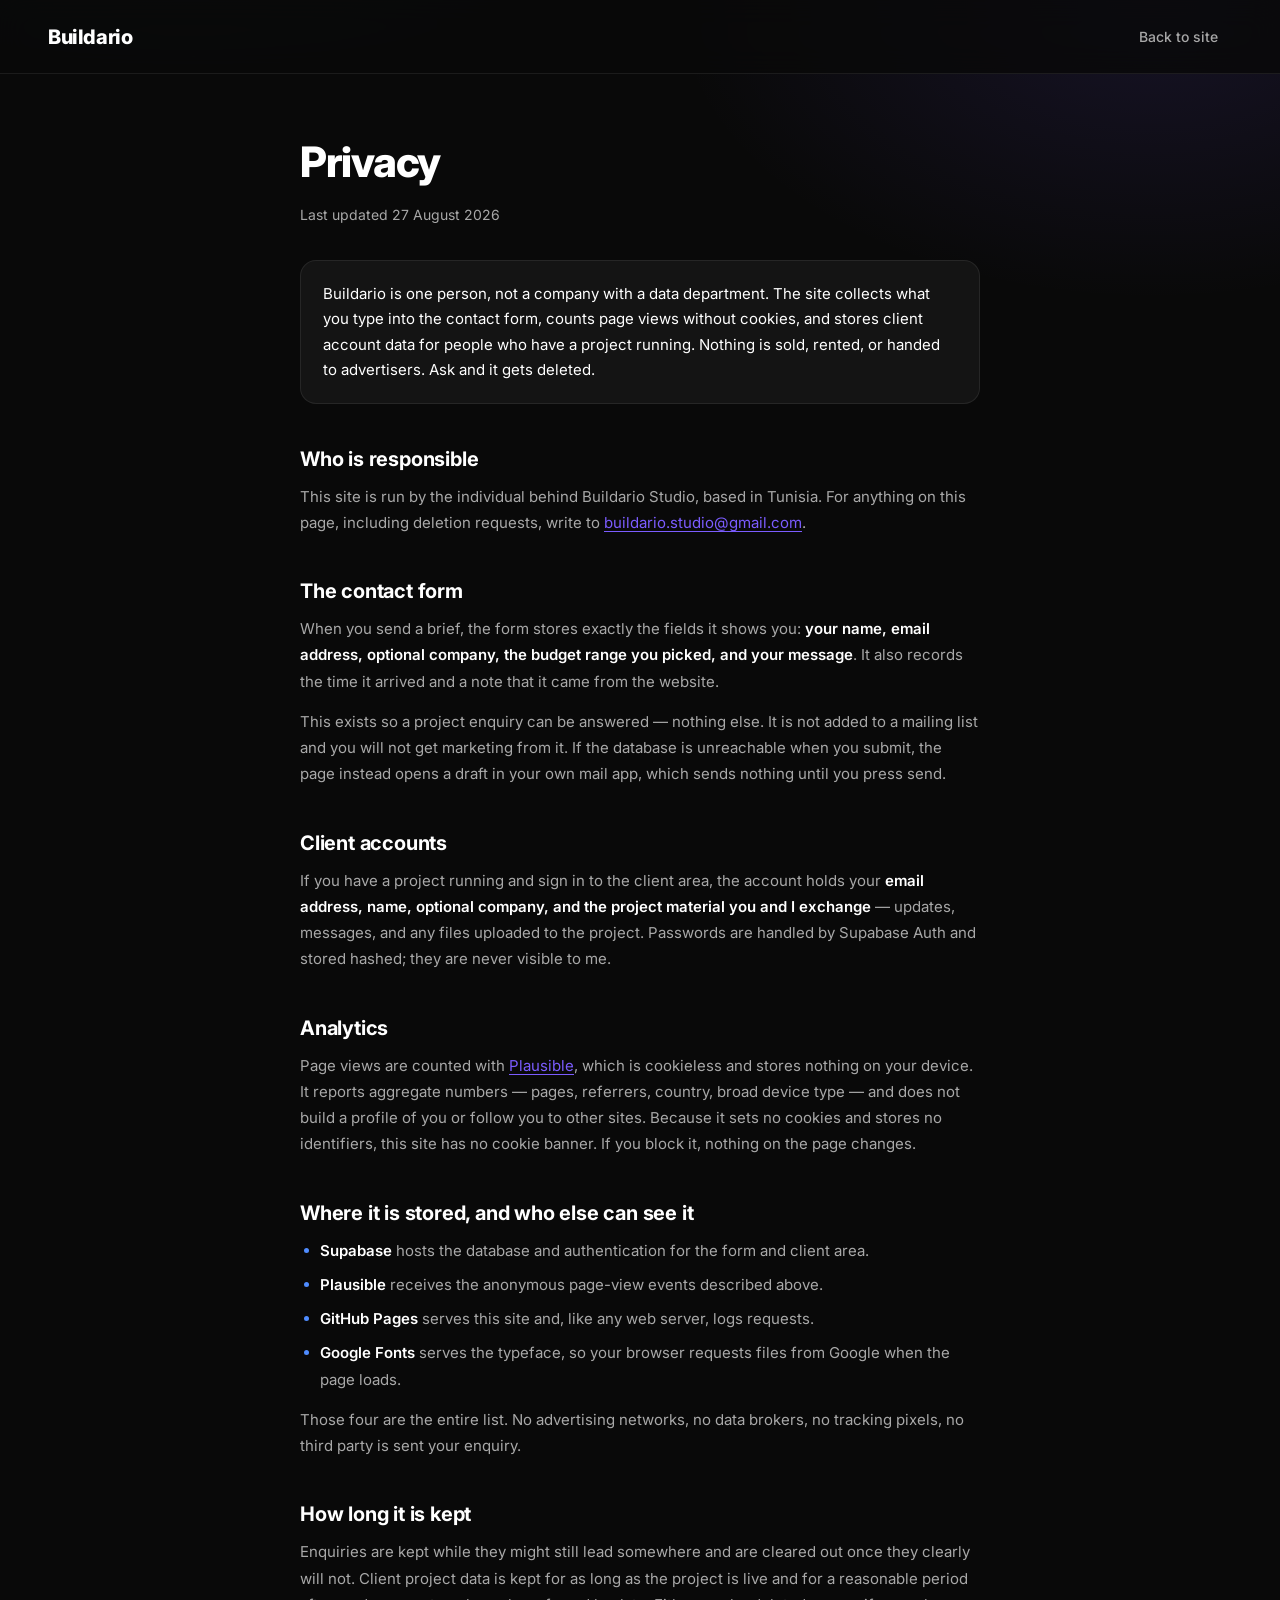
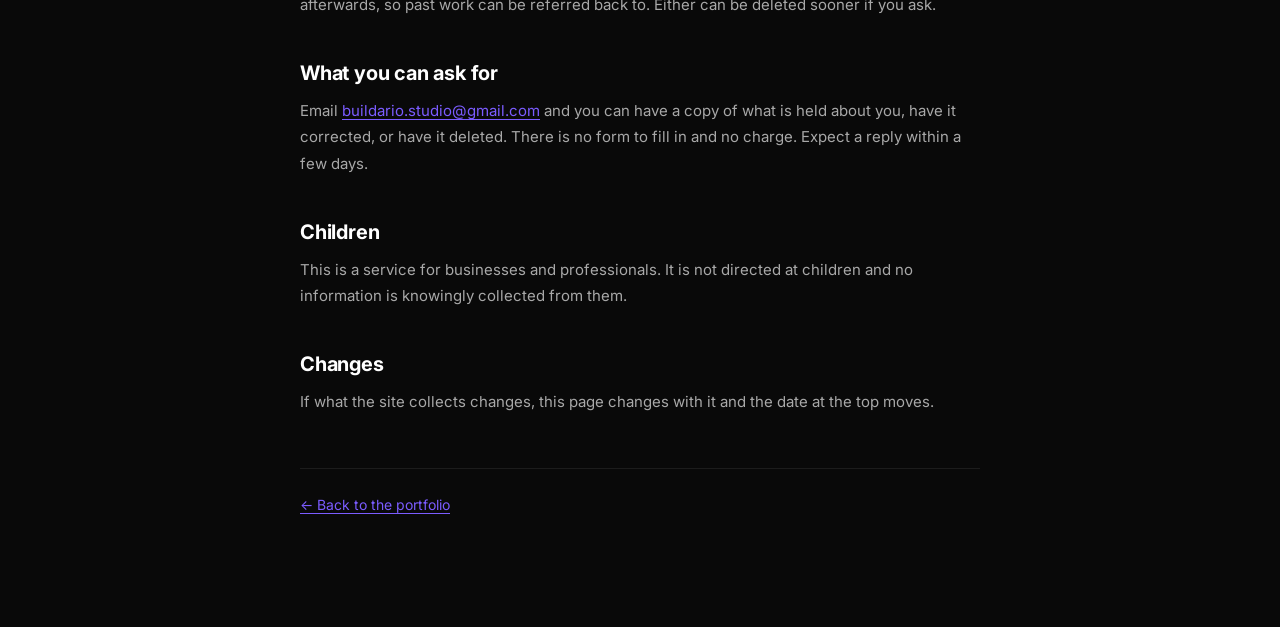
<file: privacy/index.html>
<!DOCTYPE html>
<html lang="en">
<head>
<meta charset="utf-8">
<meta name="viewport" content="width=device-width, initial-scale=1">
<title>Privacy — Buildario</title>
<meta name="description" content="What Buildario collects, why, where it is stored, and how to have it deleted. Short version: a contact form, cookieless analytics, and nothing sold to anyone.">
<link rel="canonical" href="https://buildario.studio/privacy/">
<meta name="theme-color" content="#090909">

<link rel="icon" href="../favicon.svg" type="image/svg+xml">
<link rel="preconnect" href="https://fonts.googleapis.com">
<link rel="preconnect" href="https://fonts.gstatic.com" crossorigin>
<link href="https://fonts.googleapis.com/css2?family=Inter:wght@400;500;600;700;800;900&display=swap" rel="stylesheet">
<link rel="stylesheet" href="../styles.css">
<link rel="stylesheet" href="../app/app.css">
<style>
  .prose-wrap { padding: 56px var(--gutter) 96px; }
  .prose { max-width: 68ch; margin: 0 auto; }
  .prose h1 { font-size: clamp(30px, 6vw, 42px); font-weight: 800; letter-spacing: -0.03em; }
  .prose .updated { color: var(--muted); font-size: 14px; margin-top: 10px; }
  .prose .summary {
    margin: 32px 0 8px;
    padding: 20px 22px;
    border: 1px solid var(--line);
    border-radius: 16px;
    background: var(--surface);
    color: var(--text);
    font-size: 15px;
    line-height: 1.7;
  }
  .prose h2 { font-size: 20px; font-weight: 700; letter-spacing: -0.01em; margin: 44px 0 14px; }
  .prose p, .prose li { color: var(--muted); font-size: 15px; line-height: 1.75; }
  .prose p { margin-bottom: 14px; }
  .prose ul { margin: 0 0 14px; padding-left: 0; }
  .prose li { position: relative; padding-left: 20px; margin-bottom: 8px; }
  .prose li::before { content: ""; position: absolute; left: 4px; top: 10px; width: 5px; height: 5px; border-radius: 50%; background: var(--accent); }
  .prose a { color: var(--accent-2); text-decoration: underline; text-underline-offset: 3px; }
  .prose strong { color: var(--text); font-weight: 600; }
  .prose .foot { margin-top: 52px; padding-top: 24px; border-top: 1px solid var(--line); font-size: 14px; }
</style>
</head>
<body class="app">

<a class="skip-link" href="#main">Skip to content</a>

<header class="app-bar">
  <a class="brand" href="../">Buildario</a>
  <div class="app-bar-spacer"></div>
  <nav class="app-bar-links" aria-label="Site">
    <a href="../">Back to site</a>
  </nav>
</header>

<main class="prose-wrap" id="main">
  <article class="prose">
    <h1>Privacy</h1>
    <p class="updated">Last updated 27 August 2026</p>

    <p class="summary">Buildario is one person, not a company with a data department. The site
      collects what you type into the contact form, counts page views without cookies, and stores
      client account data for people who have a project running. Nothing is sold, rented, or handed
      to advertisers. Ask and it gets deleted.</p>

    <h2>Who is responsible</h2>
    <p>This site is run by the individual behind Buildario Studio, based in Tunisia. For anything on
      this page, including deletion requests, write to
      <a href="mailto:buildario.studio@gmail.com">buildario.studio@gmail.com</a>.</p>

    <h2>The contact form</h2>
    <p>When you send a brief, the form stores exactly the fields it shows you: <strong>your name,
      email address, optional company, the budget range you picked, and your message</strong>. It
      also records the time it arrived and a note that it came from the website.</p>
    <p>This exists so a project enquiry can be answered — nothing else. It is not added to a mailing
      list and you will not get marketing from it. If the database is unreachable when you submit,
      the page instead opens a draft in your own mail app, which sends nothing until you press send.</p>

    <h2>Client accounts</h2>
    <p>If you have a project running and sign in to the client area, the account holds your
      <strong>email address, name, optional company, and the project material you and I exchange</strong>
      — updates, messages, and any files uploaded to the project. Passwords are handled by Supabase
      Auth and stored hashed; they are never visible to me.</p>

    <h2>Analytics</h2>
    <p>Page views are counted with <a href="https://plausible.io/privacy" target="_blank" rel="noopener noreferrer">Plausible</a>,
      which is cookieless and stores nothing on your device. It reports aggregate numbers — pages,
      referrers, country, broad device type — and does not build a profile of you or follow you to
      other sites. Because it sets no cookies and stores no identifiers, this site has no cookie
      banner. If you block it, nothing on the page changes.</p>

    <h2>Where it is stored, and who else can see it</h2>
    <ul>
      <li><strong>Supabase</strong> hosts the database and authentication for the form and client area.</li>
      <li><strong>Plausible</strong> receives the anonymous page-view events described above.</li>
      <li><strong>GitHub Pages</strong> serves this site and, like any web server, logs requests.</li>
      <li><strong>Google Fonts</strong> serves the typeface, so your browser requests files from Google when the page loads.</li>
    </ul>
    <p>Those four are the entire list. No advertising networks, no data brokers, no tracking pixels,
      no third party is sent your enquiry.</p>

    <h2>How long it is kept</h2>
    <p>Enquiries are kept while they might still lead somewhere and are cleared out once they clearly
      will not. Client project data is kept for as long as the project is live and for a reasonable
      period afterwards, so past work can be referred back to. Either can be deleted sooner if you
      ask.</p>

    <h2>What you can ask for</h2>
    <p>Email <a href="mailto:buildario.studio@gmail.com">buildario.studio@gmail.com</a> and you can
      have a copy of what is held about you, have it corrected, or have it deleted. There is no form
      to fill in and no charge. Expect a reply within a few days.</p>

    <h2>Children</h2>
    <p>This is a service for businesses and professionals. It is not directed at children and no
      information is knowingly collected from them.</p>

    <h2>Changes</h2>
    <p>If what the site collects changes, this page changes with it and the date at the top moves.</p>

    <p class="foot"><a href="../">&larr; Back to the portfolio</a></p>
  </article>
</main>

</body>
</html>
</file>
<file: styles.css>
/* ==========================================================================
   Buildario — front-end design & development portfolio
   Ported from the original Claude Design export to vanilla CSS.
   ========================================================================== */

:root {
  --bg: #090909;
  --surface: #141414;
  --surface-2: #1b1b1b;

  --text: #ffffff;
  --muted: #a8a8a8;

  --accent: #4f8cff;
  --accent-2: #7b5cff;
  --grad: linear-gradient(135deg, var(--accent), var(--accent-2));

  --line: rgba(255, 255, 255, 0.08);
  --line-strong: rgba(255, 255, 255, 0.15);
  --fill: rgba(255, 255, 255, 0.04);

  --shell: 1400px;
  --gutter: 48px;
  /* Rendered height of the bar, not its padding: 22px + a 48px-tall control +
     22px. The old 76px left anchors tucking under the nav by ~16px. */
  --nav-h: 92px;
  --tap: 44px;   /* minimum touch target */

  --ease: cubic-bezier(0.16, 1, 0.3, 1);
}

* { box-sizing: border-box; margin: 0; padding: 0; }

html {
  scroll-behavior: smooth;
  scroll-padding-top: calc(var(--nav-h) + 24px);
}

body {
  background: var(--bg);
  color: var(--text);
  font-family: 'Inter', system-ui, -apple-system, 'Segoe UI', sans-serif;
  font-size: 16px;
  line-height: 1.5;
  overflow-x: hidden;
  -webkit-font-smoothing: antialiased;
}

a { color: var(--accent); text-decoration: none; transition: color 0.25s ease; }
a:hover { color: var(--accent-2); }
ul, ol { list-style: none; }
::selection { background: var(--accent); color: #fff; }

:focus-visible {
  outline: 2px solid var(--accent);
  outline-offset: 3px;
  border-radius: 4px;
}

/* Off-canvas until focused rather than display:none — a hidden element is not
   focusable, so the link has to stay in the layout to be reachable at all. */
.skip-link {
  position: fixed;
  top: 12px;
  left: 12px;
  z-index: 100;
  padding: 12px 18px;
  border-radius: 12px;
  background: var(--accent);
  color: #fff;
  font-size: 15px;
  font-weight: 600;
  /* No transition. A skip link has one job — be there the instant the first
     Tab lands on it — and animating it in makes its arrival depend on the page
     producing frames. Instant is also what keyboard users expect here. */
  transform: translateY(-160%);
}
.skip-link:focus { transform: translateY(0); color: #fff; }

/* the skip target itself should not draw a ring when it receives focus
   programmatically — the visitor asked to be moved, not to be shown a box */
main:focus { outline: none; }

/* ==========================================================================
   Keyframes
   ========================================================================== */

@keyframes floatY {
  0%, 100% { transform: translateY(0); }
  50%      { transform: translateY(-18px); }
}
@keyframes blobPulse {
  0%, 100% { transform: scale(1) translate(0, 0); opacity: 0.55; }
  50%      { transform: scale(1.15) translate(20px, -10px); opacity: 0.8; }
}
@keyframes spinCube {
  0%   { transform: rotateX(-18deg) rotateY(0deg); }
  100% { transform: rotateX(-18deg) rotateY(360deg); }
}
@keyframes gradientShift {
  0%   { background-position: 0% 50%; }
  100% { background-position: 200% 50%; }
}
@keyframes particleDrift {
  0%, 100% { transform: translate(0, 0); opacity: 0.3; }
  50%      { transform: translate(15px, -25px); opacity: 0.9; }
}

/* ==========================================================================
   Chrome — loader, cursor glow, scroll progress
   ========================================================================== */

.loader { display: none; }

.js .loader {
  position: fixed;
  inset: 0;
  z-index: 9999;
  display: flex;
  align-items: center;
  justify-content: center;
  background: var(--bg);
  font-size: 20px;
  font-weight: 700;
  letter-spacing: 6px;
  transition: opacity 0.7s ease, visibility 0.7s ease;
}
.js .loader.done { opacity: 0; visibility: hidden; }

.cursor-glow {
  position: fixed;
  top: 0;
  left: 0;
  width: 500px;
  height: 500px;
  margin: -250px 0 0 -250px;
  border-radius: 50%;
  background: radial-gradient(circle,
    rgba(79, 140, 255, 0.12) 0%,
    rgba(123, 92, 255, 0.06) 40%,
    transparent 70%);
  filter: blur(20px);
  pointer-events: none;
  opacity: 0;
  z-index: 40;
  will-change: transform;
}

.scroll-progress {
  position: fixed;
  inset: 0 0 auto 0;
  height: 3px;
  background: rgba(255, 255, 255, 0.05);
  z-index: 60;
}
.scroll-progress span {
  display: block;
  height: 100%;
  width: 0;
  background: linear-gradient(90deg, var(--accent), var(--accent-2));
}

/* ==========================================================================
   Nav
   ========================================================================== */

#nav {
  position: fixed;
  inset: 0 0 auto 0;
  z-index: 50;
  display: flex;
  align-items: center;
  justify-content: space-between;
  gap: 24px;
  padding: 22px var(--gutter);
  border-bottom: 1px solid transparent;
  transition: background 0.4s ease, backdrop-filter 0.4s ease, border-color 0.4s ease;
}
#nav.scrolled {
  background: rgba(9, 9, 9, 0.72);
  backdrop-filter: blur(20px);
  border-bottom-color: var(--line);
}

.brand {
  font-size: 20px;
  font-weight: 800;
  letter-spacing: -0.02em;
  color: var(--text);
}
.brand:hover { color: var(--text); }

/* Brand + social row: one group pinned to the left of the nav. The gap is a
   little wider than the icon gap so the marks read as their own cluster and
   not as part of the wordmark. */
.nav-brand { display: flex; align-items: center; gap: 8px; min-width: 0; }

.nav-social { display: flex; align-items: center; gap: 2px; }
.nav-social a {
  display: grid;
  place-items: center;
  width: 44px;
  height: 44px;
  border-radius: 12px;
  color: var(--muted);
  transition: color 0.25s ease, background 0.25s ease;
}
.nav-social a:hover,
.nav-social a:focus-visible { color: var(--text); background: var(--fill); }
.nav-social svg { display: block; width: 17px; height: 17px; }

.nav-links { display: flex; gap: 40px; align-items: center; }
.nav-link {
  font-size: 15px;
  font-weight: 500;
  color: var(--muted);
}
.nav-link:hover,
.nav-link.active { color: var(--text); }

/* --- mobile drawer ------------------------------------------------------ */

/* Drawer-only. Needs two classes to outrank `.btn { display: inline-flex }`,
   which is declared later in the sheet at equal specificity. */
.nav-links .drawer-cta { display: none; }

.nav-toggle {
  display: none;               /* shown below the drawer breakpoint */
  place-items: center;
  /* the drawer is a sibling inside #nav's stacking context and would otherwise
     paint over the toggle, leaving no visible way to close it */
  position: relative;
  z-index: 65;
  width: var(--tap);
  height: var(--tap);
  border: 1px solid var(--line);
  border-radius: 12px;
  background: var(--fill);
  cursor: pointer;
}
.nav-toggle-bars {
  display: grid;
  gap: 4px;
  width: 18px;
}
.nav-toggle-bars span {
  display: block;
  height: 2px;
  border-radius: 2px;
  background: var(--text);
  transition: transform 0.3s var(--ease), opacity 0.2s ease;
}
/* three bars fold into an X */
.nav-toggle[aria-expanded="true"] .nav-toggle-bars span:nth-child(1) {
  transform: translateY(6px) rotate(45deg);
}
.nav-toggle[aria-expanded="true"] .nav-toggle-bars span:nth-child(2) { opacity: 0; }
.nav-toggle[aria-expanded="true"] .nav-toggle-bars span:nth-child(3) {
  transform: translateY(-6px) rotate(-45deg);
}

.nav-scrim {
  position: fixed;
  inset: 0;
  z-index: 45;
  background: rgba(9, 9, 9, 0.6);
  backdrop-filter: blur(2px);
  opacity: 0;
  transition: opacity 0.3s ease;
}
.nav-scrim.on { opacity: 1; }

/* ==========================================================================
   Buttons
   ========================================================================== */

.btn {
  display: inline-flex;
  align-items: center;
  gap: 10px;
  padding: 17px 30px;
  border: 1px solid transparent;
  border-radius: 100px;
  font: inherit;
  font-size: 15px;
  font-weight: 600;
  color: var(--text);
  cursor: pointer;
  transition: transform 0.2s ease, background 0.25s ease,
              border-color 0.25s ease, box-shadow 0.25s ease;
}
.btn:hover { color: var(--text); }
.btn-sm { padding: 12px 24px; font-size: 14px; gap: 8px; }

.btn-primary {
  background: var(--grad);
  box-shadow: 0 12px 32px rgba(79, 140, 255, 0.3);
}
.btn-sm.btn-primary { box-shadow: 0 8px 24px rgba(79, 140, 255, 0.25); }
.btn-primary:hover { box-shadow: 0 16px 40px rgba(79, 140, 255, 0.42); }

.btn-ghost {
  background: var(--fill);
  border-color: rgba(255, 255, 255, 0.1);
}
.btn-ghost:hover { background: rgba(255, 255, 255, 0.08); }

.btn-outline {
  background: transparent;
  border-color: var(--line-strong);
  padding: 14px 26px;
  font-size: 14px;
  gap: 8px;
}
.btn-outline:hover { background: var(--fill); border-color: rgba(255, 255, 255, 0.28); }

/* ==========================================================================
   Layout primitives
   ========================================================================== */

.section {
  max-width: var(--shell);
  margin: 0 auto;
  padding: 100px var(--gutter);
}

.section-head { margin-bottom: 64px; }
.section-head-center { text-align: center; }

.kicker {
  font-size: 14px;
  font-weight: 600;
  color: var(--accent);
  letter-spacing: 0.05em;
  text-transform: uppercase;
  margin-bottom: 16px;
}

.overline {
  font-size: 14px;
  color: var(--muted);
  letter-spacing: 0.05em;
  text-transform: uppercase;
  text-align: center;
}

h2 {
  font-size: clamp(32px, 4.4vw, 52px);
  font-weight: 800;
  letter-spacing: -0.02em;
  line-height: 1.1;
  max-width: 700px;
}
.section-head-center h2 { margin: 0 auto; font-size: clamp(30px, 4vw, 44px); }

.grad-text {
  background: linear-gradient(90deg, var(--accent), var(--accent-2));
  -webkit-background-clip: text;
  background-clip: text;
  color: transparent;
}

/* ==========================================================================
   Hero
   ========================================================================== */

/* Full-bleed: the hero owns the whole viewport width so its glow reaches both
   edges at any screen size. Only the content is capped to --shell. */
.hero {
  position: relative;
  width: 100%;
  padding: 180px 0 140px;
  overflow: hidden;
}
/* base wash — guarantees the sides are never flat black on ultrawide screens */
.hero::before {
  content: '';
  position: absolute;
  inset: 0;
  pointer-events: none;
  background:
    radial-gradient(75% 65% at 18% 28%, rgba(79, 140, 255, 0.10), transparent 72%),
    radial-gradient(70% 60% at 84% 78%, rgba(123, 92, 255, 0.09), transparent 72%);
}

.hero-inner {
  position: relative;
  z-index: 2;
  max-width: var(--shell);
  margin: 0 auto;
  padding: 0 var(--gutter);
  display: grid;
  grid-template-columns: 1.1fr 0.9fr;
  gap: 40px;
  align-items: center;
}

.blob {
  position: absolute;
  border-radius: 50%;
  filter: blur(40px);
  pointer-events: none;
  animation: blobPulse 10s ease-in-out infinite;
}
/* sized and placed in viewport units so they track the edges, not the 1400px shell */
.blob-a {
  top: -140px;
  left: -6vw;
  width: min(640px, 62vw);
  height: min(640px, 62vw);
  background: radial-gradient(circle, rgba(79, 140, 255, 0.18), transparent 70%);
}
.blob-b {
  bottom: -160px;
  right: -6vw;
  width: min(580px, 56vw);
  height: min(580px, 56vw);
  background: radial-gradient(circle, rgba(123, 92, 255, 0.16), transparent 70%);
  animation-duration: 12s;
  animation-delay: 2s;
}

.particles { position: absolute; inset: 0; pointer-events: none; }
.particle {
  position: absolute;
  border-radius: 50%;
  background: var(--accent);
  opacity: 0.4;
  animation: particleDrift var(--dur, 6s) ease-in-out infinite var(--delay, 0s);
}

.hero-copy { position: relative; z-index: 2; }

.badge {
  display: inline-flex;
  align-items: center;
  gap: 8px;
  padding: 8px 16px;
  margin-bottom: 28px;
  border: 1px solid var(--line);
  border-radius: 100px;
  background: rgba(255, 255, 255, 0.03);
  font-size: 13px;
  color: var(--muted);
}
.badge-dot {
  width: 6px;
  height: 6px;
  border-radius: 50%;
  background: var(--accent);
}

.hero h1 {
  font-size: clamp(40px, 5.6vw, 76px);
  line-height: 1.04;
  font-weight: 800;
  letter-spacing: -0.03em;
  margin-bottom: 28px;
}

.hero-sub {
  font-size: 19px;
  line-height: 1.6;
  color: var(--muted);
  max-width: 520px;
  margin-bottom: 44px;
}

.hero-cta { display: flex; flex-wrap: wrap; gap: 16px; }

/* --- 3D cube ------------------------------------------------------------ */

.hero-visual {
  position: relative;
  z-index: 2;
  height: 440px;
  display: flex;
  align-items: center;
  justify-content: center;
  perspective: 1200px;
}

.cube {
  position: relative;
  width: 220px;
  height: 220px;
  transform-style: preserve-3d;
  animation: spinCube 18s linear infinite;
}
.face {
  position: absolute;
  inset: 0;
  border: 1px solid rgba(79, 140, 255, 0.5);
  background: rgba(79, 140, 255, 0.05);
  backdrop-filter: blur(6px);
}
.face-front  { transform: translateZ(110px); }
.face-back   { transform: rotateY(180deg) translateZ(110px); }
.face-right  { transform: rotateY(90deg) translateZ(110px); }
.face-left   { transform: rotateY(-90deg) translateZ(110px); }
.face-right,
.face-left {
  border-color: rgba(123, 92, 255, 0.4);
  background: rgba(123, 92, 255, 0.04);
}
.face-top    { transform: rotateX(90deg) translateZ(110px); }
.face-bottom { transform: rotateX(-90deg) translateZ(110px); }
.face-top,
.face-bottom {
  border-color: var(--line-strong);
  background: rgba(255, 255, 255, 0.02);
}

/* ==========================================================================
   Work
   ========================================================================== */

#work { padding-top: 160px; padding-bottom: 60px; }
#work .section-head { margin-bottom: 80px; }

.project {
  display: grid;
  grid-template-columns: 1.1fr 0.9fr;
  gap: 64px;
  align-items: center;
  margin-bottom: 160px;
  padding: 48px;
  border: 1px solid var(--line);
  border-radius: 24px;
  background: var(--surface);
  transition: transform 0.15s ease, box-shadow 0.4s ease;
}
.project:last-child { margin-bottom: 0; }
.project:hover { box-shadow: 0 30px 80px rgba(0, 0, 0, 0.5); }

.project-media { position: relative; height: 420px; }

.project-meta {
  display: flex;
  gap: 20px;
  margin-bottom: 18px;
  font-size: 13px;
  color: var(--muted);
  letter-spacing: 0.03em;
  text-transform: uppercase;
}
.project h3 {
  font-size: clamp(26px, 2.6vw, 34px);
  font-weight: 700;
  letter-spacing: -0.01em;
  margin-bottom: 16px;
}
.project-desc {
  font-size: 17px;
  line-height: 1.7;
  color: var(--muted);
  margin-bottom: 24px;
}

.tags {
  display: flex;
  flex-wrap: wrap;
  gap: 10px;
  margin-bottom: 32px;
}
.tags li {
  padding: 7px 14px;
  border: 1px solid var(--line);
  border-radius: 100px;
  background: var(--fill);
  font-size: 13px;
  color: var(--muted);
}

/* --- live screenshots --------------------------------------------------- */

.shot {
  display: block;
  object-fit: cover;
  background: var(--surface-2);
}
.shot-desktop {
  width: 100%;
  height: 100%;
  border: 1px solid var(--line);
  border-radius: 16px;
  object-position: top center;
  box-shadow: 0 30px 60px rgba(0, 0, 0, 0.4);
}
.shot-mobile {
  position: absolute;
  right: -24px;
  bottom: -30px;
  width: 120px;
  height: 220px;
  border: 4px solid var(--bg);
  border-radius: 24px;
  object-position: top center;
  box-shadow: 0 20px 40px rgba(0, 0, 0, 0.5);
}

/* ==========================================================================
   Cards — services
   ========================================================================== */

.grid { display: grid; gap: 24px; }
.grid-services { grid-template-columns: repeat(3, 1fr); }

.card {
  border: 1px solid var(--line);
  border-radius: 20px;
  background: var(--surface-2);
}

.service {
  padding: 40px 32px;
  transition: transform 0.35s ease, box-shadow 0.35s ease, border-color 0.35s ease;
}
.service:hover {
  transform: translateY(-8px);
  border-color: rgba(79, 140, 255, 0.3);
  box-shadow: 0 0 0 1px rgba(79, 140, 255, 0.3),
              0 20px 50px rgba(79, 140, 255, 0.12);
}
.service-icon {
  display: flex;
  align-items: center;
  justify-content: center;
  width: 48px;
  height: 48px;
  margin-bottom: 24px;
  border-radius: 12px;
  background: linear-gradient(135deg, rgba(79, 140, 255, 0.18), rgba(123, 92, 255, 0.12));
}
.service-icon span {
  width: 16px;
  height: 16px;
  border: 2px solid var(--accent);
  border-radius: 4px;
}
.service h3 { font-size: 20px; font-weight: 700; margin-bottom: 12px; }
.service p { font-size: 15px; line-height: 1.65; color: var(--muted); }

/* ==========================================================================
   Process
   ========================================================================== */

.process {
  position: relative;
  max-width: 760px;
  margin: 0 auto;
}
.process::before {
  content: '';
  position: absolute;
  left: 27px;
  top: 8px;
  bottom: 8px;
  width: 1px;
  background: linear-gradient(180deg, rgba(79, 140, 255, 0.5), rgba(123, 92, 255, 0.1));
}

.step {
  position: relative;
  display: flex;
  gap: 32px;
  padding-bottom: 56px;
}
.step:last-child { padding-bottom: 0; }
.step-n {
  flex-shrink: 0;
  display: flex;
  align-items: center;
  justify-content: center;
  width: 56px;
  height: 56px;
  border: 1px solid rgba(255, 255, 255, 0.1);
  border-radius: 50%;
  background: var(--surface-2);
  font-size: 18px;
  font-weight: 700;
  color: var(--accent);
  z-index: 1;
}
.step > div { padding-top: 8px; }
.step h3 { font-size: 22px; font-weight: 700; margin-bottom: 8px; }
.step p { font-size: 16px; line-height: 1.6; color: var(--muted); max-width: 520px; }

/* ==========================================================================
   Toolkit
   ========================================================================== */

.toolkit {
  border-top: 1px solid var(--line);
  border-bottom: 1px solid var(--line);
}
.toolkit .overline { margin-bottom: 14px; }
.toolkit-note {
  max-width: 56ch;
  margin: 0 auto 44px;
  text-align: center;
  font-size: 15px;
  line-height: 1.65;
  color: var(--muted);
}
.tech {
  display: flex;
  flex-wrap: wrap;
  justify-content: center;
  gap: 16px;
}
.tech li {
  padding: 14px 24px;
  border: 1px solid var(--line);
  border-radius: 100px;
  background: rgba(255, 255, 255, 0.03);
  font-size: 15px;
  font-weight: 500;
  color: var(--muted);
  animation: floatY var(--dur, 5s) ease-in-out infinite var(--delay, 0s);
}

/* ==========================================================================
   Why choose us
   ========================================================================== */

.why-grid {
  display: grid;
  grid-template-columns: repeat(4, 1fr);
  gap: 1px;
  background: var(--line);
  border-radius: 20px;
  overflow: hidden;
}
.why { background: var(--surface); padding: 36px 28px; }
.why-dot {
  display: block;
  width: 10px;
  height: 10px;
  margin-bottom: 20px;
  border-radius: 50%;
  background: var(--accent);
}
.why h3 { font-size: 17px; font-weight: 600; margin-bottom: 8px; }
.why p { font-size: 14px; line-height: 1.5; color: var(--muted); }

/* ==========================================================================
   FAQ
   ========================================================================== */

.faq-section { max-width: 900px; }
.faq-section .section-head { margin-bottom: 56px; }

.faq {
  display: flex;
  flex-direction: column;
  gap: 1px;
  background: var(--line);
  border-radius: 16px;
  overflow: hidden;
}
.faq-item { background: var(--surface); }

.faq-q {
  width: 100%;
  display: flex;
  justify-content: space-between;
  align-items: center;
  gap: 20px;
  padding: 26px 28px;
  border: 0;
  background: none;
  font: inherit;
  font-size: 17px;
  font-weight: 600;
  color: var(--text);
  text-align: left;
  cursor: pointer;
}
.faq-icon {
  flex-shrink: 0;
  font-size: 20px;
  color: var(--accent);
  transition: transform 0.3s ease;
}
.faq-q[aria-expanded="true"] .faq-icon { transform: rotate(45deg); }

.faq-a {
  max-height: 0;
  opacity: 0;
  overflow: hidden;
  visibility: hidden;
  transition: max-height 0.35s ease, opacity 0.3s ease, visibility 0s linear 0.35s;
}
/* --max-h is written by main.js from the panel's measured scrollHeight, so a
   long answer can never be clipped. The 60em fallback covers a no-JS open. */
.faq-a.open {
  max-height: var(--max-h, 60em);
  opacity: 1;
  visibility: visible;
  transition: max-height 0.35s ease, opacity 0.3s ease, visibility 0s;
}
.faq-a p {
  padding: 0 28px 26px;
  font-size: 15px;
  line-height: 1.65;
  color: var(--muted);
}

/* ==========================================================================
   Contact CTA
   ========================================================================== */

.cta {
  position: relative;
  max-width: var(--shell);
  margin: 60px auto 0;
  padding: 140px var(--gutter);
  text-align: center;
  overflow: hidden;
}
.cta-glow {
  position: absolute;
  top: 50%;
  left: 50%;
  width: 700px;
  height: 400px;
  margin: -200px 0 0 -350px;
  background: radial-gradient(circle, rgba(79, 140, 255, 0.16), transparent 70%);
  filter: blur(50px);
  pointer-events: none;
}
.cta-inner { position: relative; z-index: 1; }
.cta h2 {
  font-size: clamp(34px, 5vw, 60px);
  letter-spacing: -0.03em;
  max-width: 820px;
  margin: 0 auto 24px;
}
.cta p {
  font-size: 19px;
  color: var(--muted);
  max-width: 520px;
  margin: 0 auto 44px;
}
.cta .btn { padding: 18px 32px; }

/* --- Brief form ---------------------------------------------------------
   Deliberately restated here rather than pulled in from app/app.css: the
   dashboards' stylesheet is a second request that every visitor to the home
   page would pay for, and only these few controls are shared. */

.contact-form {
  position: relative;
  z-index: 1;
  max-width: 640px;
  margin: 56px auto 0;
  padding: 32px;
  text-align: left;
  background: var(--surface);
  border: 1px solid var(--line);
  border-radius: 24px;
}

.contact-form .field { margin-bottom: 18px; }
.contact-form .field:last-of-type { margin-bottom: 24px; }

.contact-form label {
  display: block;
  margin-bottom: 7px;
  font-size: 13px;
  font-weight: 600;
  color: var(--muted);
  letter-spacing: 0.02em;
}

.contact-form input,
.contact-form textarea,
.contact-form select {
  width: 100%;
  padding: 13px 15px;
  border: 1px solid var(--line-strong);
  border-radius: 12px;
  background: var(--surface-2);
  color: var(--text);
  font: inherit;
  font-size: 15px;
  transition: border-color 0.2s ease, box-shadow 0.2s ease;
}
.contact-form textarea { min-height: 130px; resize: vertical; }
.contact-form input::placeholder,
.contact-form textarea::placeholder { color: rgba(255, 255, 255, 0.32); }

/* Pairs with the aria-invalid main.js sets: the message names the problem, the
   border says which field it is about for anyone not using a screen reader. */
.contact-form input[aria-invalid="true"],
.contact-form textarea[aria-invalid="true"] {
  border-color: #ff6b6b;
  box-shadow: 0 0 0 3px rgba(255, 107, 107, 0.16);
}

.contact-form input:focus,
.contact-form textarea:focus,
.contact-form select:focus {
  outline: none;
  border-color: var(--accent);
  box-shadow: 0 0 0 3px rgba(79, 140, 255, 0.18);
}

.contact-form .field-row {
  display: grid;
  gap: 18px;
  grid-template-columns: repeat(auto-fit, minmax(200px, 1fr));
}

.contact-form .btn { width: 100%; justify-content: center; }
.contact-form .btn[disabled] { opacity: 0.6; cursor: not-allowed; }

/* Bot bait: a real person never fills a field they cannot see, so anything
   arriving with this set is dropped before it reaches the database. */
.hp-field {
  position: absolute;
  left: -9999px;
  width: 1px;
  height: 1px;
  overflow: hidden;
}

.form-msg {
  margin: 0 0 18px;
  padding: 12px 14px;
  border-radius: 12px;
  font-size: 14px;
  line-height: 1.45;
  text-align: left;
}
.form-msg-error   { background: rgba(255, 86, 86, 0.12);  border: 1px solid rgba(255, 86, 86, 0.3);  color: #ffb4b4; }
.form-msg-success { background: rgba(56, 200, 130, 0.12); border: 1px solid rgba(56, 200, 130, 0.3); color: #86f0bd; }
.form-msg-info    { background: var(--fill);              border: 1px solid var(--line);            color: var(--muted); }

.contact-promise {
  margin-top: 22px;
  text-align: center;
  font-size: 14px;
  line-height: 1.6;
  color: var(--muted);
}

.contact-alt { margin: 22px auto 0; font-size: 14px; color: var(--muted); }
.muted { color: var(--muted); }

/* ==========================================================================
   Footer
   ========================================================================== */

footer {
  max-width: var(--shell);
  margin: 0 auto;
  padding: 56px var(--gutter) 40px;
}
.footer-rule {
  height: 2px;
  margin-bottom: 48px;
  border-radius: 2px;
  background: linear-gradient(90deg, var(--accent), var(--accent-2), var(--accent));
  background-size: 200% 100%;
  animation: gradientShift 6s linear infinite;
}
.footer-top {
  display: flex;
  justify-content: space-between;
  align-items: center;
  flex-wrap: wrap;
  gap: 24px;
}
.footer-links { display: flex; flex-wrap: wrap; gap: 4px 12px; margin: 0 -10px; }
/* padded out to a 44px touch target — the bare text only measured 21px tall */
.footer-links a {
  display: inline-flex;
  align-items: center;
  min-height: var(--tap);
  padding: 0 10px;
  border-radius: 10px;
  font-size: 14px;
  color: var(--muted);
}
.footer-links a:hover,
.footer-links a:focus-visible { color: var(--text); background: var(--fill); }

.footer-bottom {
  display: flex;
  justify-content: space-between;
  flex-wrap: wrap;
  gap: 12px;
  margin-top: 32px;
  padding-top: 32px;
  border-top: 1px solid var(--line);
  font-size: 13px;
  color: var(--muted);
}
.footer-bottom a {
  display: inline-flex;
  align-items: center;
  min-height: var(--tap);
  color: var(--muted);
}
.footer-bottom a:hover { color: var(--text); }

/* ==========================================================================
   Reveal on scroll
   ========================================================================== */

.js .reveal {
  opacity: 0;
  transform: translateY(40px);
  transition: opacity 0.8s var(--ease), transform 0.8s var(--ease);
}
.js .reveal.in { opacity: 1; transform: none; }

/* ==========================================================================
   Responsive
   ========================================================================== */

@media (max-width: 1180px) {
  .why-grid { grid-template-columns: repeat(2, 1fr); }
}

@media (max-width: 1080px) {
  :root { --gutter: 32px; }

  .hero { padding: 150px 0 100px; }
  .hero-inner { grid-template-columns: 1fr; }
  .hero-visual { height: 340px; order: -1; }
  .cube { width: 170px; height: 170px; }
  .face-front  { transform: translateZ(85px); }
  .face-back   { transform: rotateY(180deg) translateZ(85px); }
  .face-right  { transform: rotateY(90deg) translateZ(85px); }
  .face-left   { transform: rotateY(-90deg) translateZ(85px); }
  .face-top    { transform: rotateX(90deg) translateZ(85px); }
  .face-bottom { transform: rotateX(-90deg) translateZ(85px); }

  .project { grid-template-columns: 1fr; gap: 40px; margin-bottom: 100px; padding: 32px; }
  .project-media { height: 320px; }

  .grid-services { grid-template-columns: repeat(2, 1fr); }

  /* Between 900px and here the links are still a horizontal row and the nav
     runs out of room: at ~950px the social marks and the first link overlap.
     Tightening both the link gap and the brand group buys back the width
     without dropping anything from the bar. */
  .nav-links { gap: 18px; }
  .nav-brand { gap: 4px; }
  .nav-social a { width: 44px; height: 44px; }
  .nav-social { gap: 0; }
}

@media (max-width: 900px) {
  :root { --nav-h: 84px; }
  /* above the drawer (55) so the toggle stays tappable and shows its X state */
  #nav { padding: 18px var(--gutter); z-index: 60; }

  .nav-toggle { display: grid; }
  .nav-cta { display: none; }        /* the drawer carries the CTA instead */

  /* Slide-in drawer. Off-screen by default and inert to the keyboard via
     `visibility`, so tabbing never lands on a hidden link. */
  .nav-links {
    position: fixed;
    top: 0;
    right: 0;
    bottom: 0;
    z-index: 55;
    width: min(320px, 84vw);
    flex-direction: column;
    align-items: stretch;
    justify-content: flex-start;
    gap: 4px;
    padding: calc(var(--nav-h) + 16px) 20px 32px;
    background: #101010;
    border-left: 1px solid var(--line);
    box-shadow: -24px 0 60px rgba(0, 0, 0, 0.5);
    transform: translateX(100%);
    visibility: hidden;
    transition: transform 0.35s var(--ease), visibility 0s linear 0.35s;
    overflow-y: auto;
  }
  .nav-links.open {
    transform: translateX(0);
    visibility: visible;
    transition: transform 0.35s var(--ease), visibility 0s;
  }

  /* full-width rows, comfortably past the 44px touch minimum */
  .nav-links .nav-link {
    display: flex;
    align-items: center;
    min-height: var(--tap);
    padding: 12px 14px;
    border-radius: 12px;
    font-size: 17px;
    color: var(--text);
  }
  .nav-links .nav-link:hover,
  .nav-links .nav-link:focus-visible { background: var(--fill); }
  .nav-links .nav-link.active { background: var(--fill); color: var(--accent); }

  .nav-links .drawer-cta {
    display: inline-flex;
    margin-top: 20px;
    justify-content: center;
    width: 100%;
  }

  /* the drawer is open — stop the page behind it from scrolling */
  body.nav-open { overflow: hidden; }
}

@media (max-width: 680px) {
  .section { padding: 72px var(--gutter); }
  #work { padding-top: 100px; }
  .section-head,
  #work .section-head { margin-bottom: 48px; }

  .hero-sub { font-size: 17px; margin-bottom: 32px; }
  .btn { width: 100%; justify-content: center; }
  .btn-sm { width: auto; }

  .grid-services,
  .why-grid { grid-template-columns: 1fr; }

  .shot-mobile { width: 96px; height: 176px; right: -12px; bottom: -20px; }

  .cta { padding: 100px var(--gutter); }
  .footer-top { flex-direction: column; align-items: flex-start; }

  /* Brand, three marks and the toggle all share one line here. */
  .nav-brand { gap: 6px; }
  .nav-social a { width: 44px; height: 44px; }
}

/* Three 44px targets plus the wordmark plus the toggle is more content than
   the smallest phones have room for at the 32px side padding used above
   — they touch by 320px wide. Nothing shrinks below 44px — the icons keep
   their target size — the row just claims a little more of the edge. */
@media (max-width: 400px) {
  #nav { padding-left: 20px; padding-right: 20px; }
  .nav-brand { gap: 4px; }
  .nav-social { gap: 0; }
}

/* ==========================================================================
   Reduced motion
   ========================================================================== */

@media (prefers-reduced-motion: reduce) {
  html { scroll-behavior: auto; }

  .cursor-glow { display: none; }
  .blob,
  .particle,
  .cube,
  .tech li,
  .footer-rule { animation: none !important; }

  .js .reveal { opacity: 1; transform: none; transition: none; }
  .service:hover { transform: none; }

  *, *::before, *::after {
    transition-duration: 0.01ms !important;
    animation-duration: 0.01ms !important;
    animation-iteration-count: 1 !important;
  }
}
</file>
<file: agency/styles.css>
/* ==========================================================================
   Buildario — front-end design & development portfolio
   Ported from the original Claude Design export to vanilla CSS.
   ========================================================================== */

:root {
  --bg: #090909;
  --surface: #141414;
  --surface-2: #1b1b1b;

  --text: #ffffff;
  --muted: #a8a8a8;

  --accent: #4f8cff;
  --accent-2: #7b5cff;
  --grad: linear-gradient(135deg, var(--accent), var(--accent-2));

  --line: rgba(255, 255, 255, 0.08);
  --line-strong: rgba(255, 255, 255, 0.15);
  --fill: rgba(255, 255, 255, 0.04);

  --shell: 1400px;
  --gutter: 48px;
  /* Rendered height of the bar, not its padding: 22px + a 48px-tall control +
     22px. The old 76px left anchors tucking under the nav by ~16px. */
  --nav-h: 92px;
  --tap: 44px;   /* minimum touch target */

  --ease: cubic-bezier(0.16, 1, 0.3, 1);
}

* { box-sizing: border-box; margin: 0; padding: 0; }

html {
  scroll-behavior: smooth;
  scroll-padding-top: calc(var(--nav-h) + 24px);
}

body {
  background: var(--bg);
  color: var(--text);
  font-family: 'Inter', system-ui, -apple-system, 'Segoe UI', sans-serif;
  font-size: 16px;
  line-height: 1.5;
  overflow-x: hidden;
  -webkit-font-smoothing: antialiased;
}

a { color: var(--accent); text-decoration: none; transition: color 0.25s ease; }
a:hover { color: var(--accent-2); }
ul, ol { list-style: none; }
::selection { background: var(--accent); color: #fff; }

:focus-visible {
  outline: 2px solid var(--accent);
  outline-offset: 3px;
  border-radius: 4px;
}

/* ==========================================================================
   Keyframes
   ========================================================================== */

@keyframes floatY {
  0%, 100% { transform: translateY(0); }
  50%      { transform: translateY(-18px); }
}
@keyframes blobPulse {
  0%, 100% { transform: scale(1) translate(0, 0); opacity: 0.55; }
  50%      { transform: scale(1.15) translate(20px, -10px); opacity: 0.8; }
}
@keyframes spinCube {
  0%   { transform: rotateX(-18deg) rotateY(0deg); }
  100% { transform: rotateX(-18deg) rotateY(360deg); }
}
@keyframes gradientShift {
  0%   { background-position: 0% 50%; }
  100% { background-position: 200% 50%; }
}
@keyframes particleDrift {
  0%, 100% { transform: translate(0, 0); opacity: 0.3; }
  50%      { transform: translate(15px, -25px); opacity: 0.9; }
}

/* ==========================================================================
   Chrome — loader, cursor glow, scroll progress
   ========================================================================== */

.loader { display: none; }

.js .loader {
  position: fixed;
  inset: 0;
  z-index: 9999;
  display: flex;
  align-items: center;
  justify-content: center;
  background: var(--bg);
  font-size: 20px;
  font-weight: 700;
  letter-spacing: 6px;
  transition: opacity 0.7s ease, visibility 0.7s ease;
}
.js .loader.done { opacity: 0; visibility: hidden; }

.cursor-glow {
  position: fixed;
  top: 0;
  left: 0;
  width: 500px;
  height: 500px;
  margin: -250px 0 0 -250px;
  border-radius: 50%;
  background: radial-gradient(circle,
    rgba(79, 140, 255, 0.12) 0%,
    rgba(123, 92, 255, 0.06) 40%,
    transparent 70%);
  filter: blur(20px);
  pointer-events: none;
  opacity: 0;
  z-index: 40;
  will-change: transform;
}

.scroll-progress {
  position: fixed;
  inset: 0 0 auto 0;
  height: 3px;
  background: rgba(255, 255, 255, 0.05);
  z-index: 60;
}
.scroll-progress span {
  display: block;
  height: 100%;
  width: 0;
  background: linear-gradient(90deg, var(--accent), var(--accent-2));
}

/* ==========================================================================
   Nav
   ========================================================================== */

#nav {
  position: fixed;
  inset: 0 0 auto 0;
  z-index: 50;
  display: flex;
  align-items: center;
  justify-content: space-between;
  gap: 24px;
  padding: 22px var(--gutter);
  border-bottom: 1px solid transparent;
  transition: background 0.4s ease, backdrop-filter 0.4s ease, border-color 0.4s ease;
}
#nav.scrolled {
  background: rgba(9, 9, 9, 0.72);
  backdrop-filter: blur(20px);
  border-bottom-color: var(--line);
}

.brand {
  font-size: 20px;
  font-weight: 800;
  letter-spacing: -0.02em;
  color: var(--text);
}
.brand:hover { color: var(--text); }

.nav-links { display: flex; gap: 40px; align-items: center; }
.nav-link {
  font-size: 15px;
  font-weight: 500;
  color: var(--muted);
}
.nav-link:hover,
.nav-link.active { color: var(--text); }

/* --- mobile drawer ------------------------------------------------------ */

/* Drawer-only. Needs two classes to outrank `.btn { display: inline-flex }`,
   which is declared later in the sheet at equal specificity. */
.nav-links .drawer-cta { display: none; }

.nav-toggle {
  display: none;               /* shown below the drawer breakpoint */
  place-items: center;
  /* the drawer is a sibling inside #nav's stacking context and would otherwise
     paint over the toggle, leaving no visible way to close it */
  position: relative;
  z-index: 65;
  width: var(--tap);
  height: var(--tap);
  border: 1px solid var(--line);
  border-radius: 12px;
  background: var(--fill);
  cursor: pointer;
}
.nav-toggle-bars {
  display: grid;
  gap: 4px;
  width: 18px;
}
.nav-toggle-bars span {
  display: block;
  height: 2px;
  border-radius: 2px;
  background: var(--text);
  transition: transform 0.3s var(--ease), opacity 0.2s ease;
}
/* three bars fold into an X */
.nav-toggle[aria-expanded="true"] .nav-toggle-bars span:nth-child(1) {
  transform: translateY(6px) rotate(45deg);
}
.nav-toggle[aria-expanded="true"] .nav-toggle-bars span:nth-child(2) { opacity: 0; }
.nav-toggle[aria-expanded="true"] .nav-toggle-bars span:nth-child(3) {
  transform: translateY(-6px) rotate(-45deg);
}

.nav-scrim {
  position: fixed;
  inset: 0;
  z-index: 45;
  background: rgba(9, 9, 9, 0.6);
  backdrop-filter: blur(2px);
  opacity: 0;
  transition: opacity 0.3s ease;
}
.nav-scrim.on { opacity: 1; }

/* ==========================================================================
   Buttons
   ========================================================================== */

.btn {
  display: inline-flex;
  align-items: center;
  gap: 10px;
  padding: 17px 30px;
  border: 1px solid transparent;
  border-radius: 100px;
  font: inherit;
  font-size: 15px;
  font-weight: 600;
  color: var(--text);
  cursor: pointer;
  transition: transform 0.2s ease, background 0.25s ease,
              border-color 0.25s ease, box-shadow 0.25s ease;
}
.btn:hover { color: var(--text); }
.btn-sm { padding: 12px 24px; font-size: 14px; gap: 8px; }

.btn-primary {
  background: var(--grad);
  box-shadow: 0 12px 32px rgba(79, 140, 255, 0.3);
}
.btn-sm.btn-primary { box-shadow: 0 8px 24px rgba(79, 140, 255, 0.25); }
.btn-primary:hover { box-shadow: 0 16px 40px rgba(79, 140, 255, 0.42); }

.btn-ghost {
  background: var(--fill);
  border-color: rgba(255, 255, 255, 0.1);
}
.btn-ghost:hover { background: rgba(255, 255, 255, 0.08); }

.btn-outline {
  background: transparent;
  border-color: var(--line-strong);
  padding: 14px 26px;
  font-size: 14px;
  gap: 8px;
}
.btn-outline:hover { background: var(--fill); border-color: rgba(255, 255, 255, 0.28); }

/* ==========================================================================
   Layout primitives
   ========================================================================== */

.section {
  max-width: var(--shell);
  margin: 0 auto;
  padding: 100px var(--gutter);
}

.section-head { margin-bottom: 64px; }
.section-head-center { text-align: center; }

.kicker {
  font-size: 14px;
  font-weight: 600;
  color: var(--accent);
  letter-spacing: 0.05em;
  text-transform: uppercase;
  margin-bottom: 16px;
}

.overline {
  font-size: 14px;
  color: var(--muted);
  letter-spacing: 0.05em;
  text-transform: uppercase;
  text-align: center;
}

h2 {
  font-size: clamp(32px, 4.4vw, 52px);
  font-weight: 800;
  letter-spacing: -0.02em;
  line-height: 1.1;
  max-width: 700px;
}
.section-head-center h2 { margin: 0 auto; font-size: clamp(30px, 4vw, 44px); }

.grad-text {
  background: linear-gradient(90deg, var(--accent), var(--accent-2));
  -webkit-background-clip: text;
  background-clip: text;
  color: transparent;
}

/* ==========================================================================
   Hero
   ========================================================================== */

/* Full-bleed: the hero owns the whole viewport width so its glow reaches both
   edges at any screen size. Only the content is capped to --shell. */
.hero {
  position: relative;
  width: 100%;
  padding: 180px 0 140px;
  overflow: hidden;
}
/* base wash — guarantees the sides are never flat black on ultrawide screens */
.hero::before {
  content: '';
  position: absolute;
  inset: 0;
  pointer-events: none;
  background:
    radial-gradient(75% 65% at 18% 28%, rgba(79, 140, 255, 0.10), transparent 72%),
    radial-gradient(70% 60% at 84% 78%, rgba(123, 92, 255, 0.09), transparent 72%);
}

.hero-inner {
  position: relative;
  z-index: 2;
  max-width: var(--shell);
  margin: 0 auto;
  padding: 0 var(--gutter);
  display: grid;
  grid-template-columns: 1.1fr 0.9fr;
  gap: 40px;
  align-items: center;
}

.blob {
  position: absolute;
  border-radius: 50%;
  filter: blur(40px);
  pointer-events: none;
  animation: blobPulse 10s ease-in-out infinite;
}
/* sized and placed in viewport units so they track the edges, not the 1400px shell */
.blob-a {
  top: -140px;
  left: -6vw;
  width: min(640px, 62vw);
  height: min(640px, 62vw);
  background: radial-gradient(circle, rgba(79, 140, 255, 0.18), transparent 70%);
}
.blob-b {
  bottom: -160px;
  right: -6vw;
  width: min(580px, 56vw);
  height: min(580px, 56vw);
  background: radial-gradient(circle, rgba(123, 92, 255, 0.16), transparent 70%);
  animation-duration: 12s;
  animation-delay: 2s;
}

.particles { position: absolute; inset: 0; pointer-events: none; }
.particle {
  position: absolute;
  border-radius: 50%;
  background: var(--accent);
  opacity: 0.4;
  animation: particleDrift var(--dur, 6s) ease-in-out infinite var(--delay, 0s);
}

.hero-copy { position: relative; z-index: 2; }

.badge {
  display: inline-flex;
  align-items: center;
  gap: 8px;
  padding: 8px 16px;
  margin-bottom: 28px;
  border: 1px solid var(--line);
  border-radius: 100px;
  background: rgba(255, 255, 255, 0.03);
  font-size: 13px;
  color: var(--muted);
}
.badge-dot {
  width: 6px;
  height: 6px;
  border-radius: 50%;
  background: var(--accent);
}

.hero h1 {
  font-size: clamp(40px, 5.6vw, 76px);
  line-height: 1.04;
  font-weight: 800;
  letter-spacing: -0.03em;
  margin-bottom: 28px;
}

.hero-sub {
  font-size: 19px;
  line-height: 1.6;
  color: var(--muted);
  max-width: 520px;
  margin-bottom: 44px;
}

.hero-cta { display: flex; flex-wrap: wrap; gap: 16px; }

/* --- 3D cube ------------------------------------------------------------ */

.hero-visual {
  position: relative;
  z-index: 2;
  height: 440px;
  display: flex;
  align-items: center;
  justify-content: center;
  perspective: 1200px;
}

.cube {
  position: relative;
  width: 220px;
  height: 220px;
  transform-style: preserve-3d;
  animation: spinCube 18s linear infinite;
}
.face {
  position: absolute;
  inset: 0;
  border: 1px solid rgba(79, 140, 255, 0.5);
  background: rgba(79, 140, 255, 0.05);
  backdrop-filter: blur(6px);
}
.face-front  { transform: translateZ(110px); }
.face-back   { transform: rotateY(180deg) translateZ(110px); }
.face-right  { transform: rotateY(90deg) translateZ(110px); }
.face-left   { transform: rotateY(-90deg) translateZ(110px); }
.face-right,
.face-left {
  border-color: rgba(123, 92, 255, 0.4);
  background: rgba(123, 92, 255, 0.04);
}
.face-top    { transform: rotateX(90deg) translateZ(110px); }
.face-bottom { transform: rotateX(-90deg) translateZ(110px); }
.face-top,
.face-bottom {
  border-color: var(--line-strong);
  background: rgba(255, 255, 255, 0.02);
}

/* ==========================================================================
   Work
   ========================================================================== */

#work { padding-top: 160px; padding-bottom: 60px; }
#work .section-head { margin-bottom: 80px; }

.project {
  display: grid;
  grid-template-columns: 1.1fr 0.9fr;
  gap: 64px;
  align-items: center;
  margin-bottom: 160px;
  padding: 48px;
  border: 1px solid var(--line);
  border-radius: 24px;
  background: var(--surface);
  transition: transform 0.15s ease, box-shadow 0.4s ease;
}
.project:last-child { margin-bottom: 0; }
.project:hover { box-shadow: 0 30px 80px rgba(0, 0, 0, 0.5); }

.project-media { position: relative; height: 420px; }

.project-meta {
  display: flex;
  gap: 20px;
  margin-bottom: 18px;
  font-size: 13px;
  color: var(--muted);
  letter-spacing: 0.03em;
  text-transform: uppercase;
}
.project h3 {
  font-size: clamp(26px, 2.6vw, 34px);
  font-weight: 700;
  letter-spacing: -0.01em;
  margin-bottom: 16px;
}
.project-desc {
  font-size: 17px;
  line-height: 1.7;
  color: var(--muted);
  margin-bottom: 24px;
}

.tags {
  display: flex;
  flex-wrap: wrap;
  gap: 10px;
  margin-bottom: 32px;
}
.tags li {
  padding: 7px 14px;
  border: 1px solid var(--line);
  border-radius: 100px;
  background: var(--fill);
  font-size: 13px;
  color: var(--muted);
}

/* --- live screenshots --------------------------------------------------- */

.shot {
  display: block;
  object-fit: cover;
  background: var(--surface-2);
}
.shot-desktop {
  width: 100%;
  height: 100%;
  border: 1px solid var(--line);
  border-radius: 16px;
  object-position: top center;
  box-shadow: 0 30px 60px rgba(0, 0, 0, 0.4);
}
.shot-mobile {
  position: absolute;
  right: -24px;
  bottom: -30px;
  width: 120px;
  height: 220px;
  border: 4px solid var(--bg);
  border-radius: 24px;
  object-position: top center;
  box-shadow: 0 20px 40px rgba(0, 0, 0, 0.5);
}

/* ==========================================================================
   Cards — services
   ========================================================================== */

.grid { display: grid; gap: 24px; }
.grid-services { grid-template-columns: repeat(3, 1fr); }

.card {
  border: 1px solid var(--line);
  border-radius: 20px;
  background: var(--surface-2);
}

.service {
  padding: 40px 32px;
  transition: transform 0.35s ease, box-shadow 0.35s ease, border-color 0.35s ease;
}
.service:hover {
  transform: translateY(-8px);
  border-color: rgba(79, 140, 255, 0.3);
  box-shadow: 0 0 0 1px rgba(79, 140, 255, 0.3),
              0 20px 50px rgba(79, 140, 255, 0.12);
}
.service-icon {
  display: flex;
  align-items: center;
  justify-content: center;
  width: 48px;
  height: 48px;
  margin-bottom: 24px;
  border-radius: 12px;
  background: linear-gradient(135deg, rgba(79, 140, 255, 0.18), rgba(123, 92, 255, 0.12));
}
.service-icon span {
  width: 16px;
  height: 16px;
  border: 2px solid var(--accent);
  border-radius: 4px;
}
.service h3 { font-size: 20px; font-weight: 700; margin-bottom: 12px; }
.service p { font-size: 15px; line-height: 1.65; color: var(--muted); }

/* ==========================================================================
   Process
   ========================================================================== */

.process {
  position: relative;
  max-width: 760px;
  margin: 0 auto;
}
.process::before {
  content: '';
  position: absolute;
  left: 27px;
  top: 8px;
  bottom: 8px;
  width: 1px;
  background: linear-gradient(180deg, rgba(79, 140, 255, 0.5), rgba(123, 92, 255, 0.1));
}

.step {
  position: relative;
  display: flex;
  gap: 32px;
  padding-bottom: 56px;
}
.step:last-child { padding-bottom: 0; }
.step-n {
  flex-shrink: 0;
  display: flex;
  align-items: center;
  justify-content: center;
  width: 56px;
  height: 56px;
  border: 1px solid rgba(255, 255, 255, 0.1);
  border-radius: 50%;
  background: var(--surface-2);
  font-size: 18px;
  font-weight: 700;
  color: var(--accent);
  z-index: 1;
}
.step > div { padding-top: 8px; }
.step h3 { font-size: 22px; font-weight: 700; margin-bottom: 8px; }
.step p { font-size: 16px; line-height: 1.6; color: var(--muted); max-width: 520px; }

/* ==========================================================================
   Toolkit
   ========================================================================== */

.toolkit {
  border-top: 1px solid var(--line);
  border-bottom: 1px solid var(--line);
}
.toolkit .overline { margin-bottom: 48px; }
.tech {
  display: flex;
  flex-wrap: wrap;
  justify-content: center;
  gap: 16px;
}
.tech li {
  padding: 14px 24px;
  border: 1px solid var(--line);
  border-radius: 100px;
  background: rgba(255, 255, 255, 0.03);
  font-size: 15px;
  font-weight: 500;
  color: var(--muted);
  animation: floatY var(--dur, 5s) ease-in-out infinite var(--delay, 0s);
}

/* ==========================================================================
   Why choose us
   ========================================================================== */

.why-grid {
  display: grid;
  grid-template-columns: repeat(4, 1fr);
  gap: 1px;
  background: var(--line);
  border-radius: 20px;
  overflow: hidden;
}
.why { background: var(--surface); padding: 36px 28px; }
.why-dot {
  display: block;
  width: 10px;
  height: 10px;
  margin-bottom: 20px;
  border-radius: 50%;
  background: var(--accent);
}
.why h3 { font-size: 17px; font-weight: 600; margin-bottom: 8px; }
.why p { font-size: 14px; line-height: 1.5; color: var(--muted); }

/* ==========================================================================
   FAQ
   ========================================================================== */

.faq-section { max-width: 900px; }
.faq-section .section-head { margin-bottom: 56px; }

.faq {
  display: flex;
  flex-direction: column;
  gap: 1px;
  background: var(--line);
  border-radius: 16px;
  overflow: hidden;
}
.faq-item { background: var(--surface); }

.faq-q {
  width: 100%;
  display: flex;
  justify-content: space-between;
  align-items: center;
  gap: 20px;
  padding: 26px 28px;
  border: 0;
  background: none;
  font: inherit;
  font-size: 17px;
  font-weight: 600;
  color: var(--text);
  text-align: left;
  cursor: pointer;
}
.faq-icon {
  flex-shrink: 0;
  font-size: 20px;
  color: var(--accent);
  transition: transform 0.3s ease;
}
.faq-q[aria-expanded="true"] .faq-icon { transform: rotate(45deg); }

.faq-a {
  max-height: 0;
  opacity: 0;
  overflow: hidden;
  visibility: hidden;
  transition: max-height 0.35s ease, opacity 0.3s ease, visibility 0s linear 0.35s;
}
/* --max-h is written by main.js from the panel's measured scrollHeight, so a
   long answer can never be clipped. The 60em fallback covers a no-JS open. */
.faq-a.open {
  max-height: var(--max-h, 60em);
  opacity: 1;
  visibility: visible;
  transition: max-height 0.35s ease, opacity 0.3s ease, visibility 0s;
}
.faq-a p {
  padding: 0 28px 26px;
  font-size: 15px;
  line-height: 1.65;
  color: var(--muted);
}

/* ==========================================================================
   Contact CTA
   ========================================================================== */

.cta {
  position: relative;
  max-width: var(--shell);
  margin: 60px auto 0;
  padding: 140px var(--gutter);
  text-align: center;
  overflow: hidden;
}
.cta-glow {
  position: absolute;
  top: 50%;
  left: 50%;
  width: 700px;
  height: 400px;
  margin: -200px 0 0 -350px;
  background: radial-gradient(circle, rgba(79, 140, 255, 0.16), transparent 70%);
  filter: blur(50px);
  pointer-events: none;
}
.cta-inner { position: relative; z-index: 1; }
.cta h2 {
  font-size: clamp(34px, 5vw, 60px);
  letter-spacing: -0.03em;
  max-width: 820px;
  margin: 0 auto 24px;
}
.cta p {
  font-size: 19px;
  color: var(--muted);
  max-width: 520px;
  margin: 0 auto 44px;
}
.cta-actions { display: flex; flex-wrap: wrap; gap: 16px; justify-content: center; }
.cta .btn { padding: 18px 32px; }

/* ==========================================================================
   Footer
   ========================================================================== */

footer {
  max-width: var(--shell);
  margin: 0 auto;
  padding: 56px var(--gutter) 40px;
}
.footer-rule {
  height: 2px;
  margin-bottom: 48px;
  border-radius: 2px;
  background: linear-gradient(90deg, var(--accent), var(--accent-2), var(--accent));
  background-size: 200% 100%;
  animation: gradientShift 6s linear infinite;
}
.footer-top {
  display: flex;
  justify-content: space-between;
  align-items: center;
  flex-wrap: wrap;
  gap: 24px;
}
.footer-links { display: flex; flex-wrap: wrap; gap: 4px 12px; margin: 0 -10px; }
/* padded out to a 44px touch target — the bare text only measured 21px tall */
.footer-links a {
  display: inline-flex;
  align-items: center;
  min-height: var(--tap);
  padding: 0 10px;
  border-radius: 10px;
  font-size: 14px;
  color: var(--muted);
}
.footer-links a:hover,
.footer-links a:focus-visible { color: var(--text); background: var(--fill); }

.footer-bottom {
  display: flex;
  justify-content: space-between;
  flex-wrap: wrap;
  gap: 12px;
  margin-top: 32px;
  padding-top: 32px;
  border-top: 1px solid var(--line);
  font-size: 13px;
  color: var(--muted);
}
.footer-bottom a {
  display: inline-flex;
  align-items: center;
  min-height: var(--tap);
  color: var(--muted);
}
.footer-bottom a:hover { color: var(--text); }

/* ==========================================================================
   Reveal on scroll
   ========================================================================== */

.js .reveal {
  opacity: 0;
  transform: translateY(40px);
  transition: opacity 0.8s var(--ease), transform 0.8s var(--ease);
}
.js .reveal.in { opacity: 1; transform: none; }

/* ==========================================================================
   Responsive
   ========================================================================== */

@media (max-width: 1180px) {
  .why-grid { grid-template-columns: repeat(2, 1fr); }
}

@media (max-width: 1080px) {
  :root { --gutter: 32px; }

  .hero { padding: 150px 0 100px; }
  .hero-inner { grid-template-columns: 1fr; }
  .hero-visual { height: 340px; order: -1; }
  .cube { width: 170px; height: 170px; }
  .face-front  { transform: translateZ(85px); }
  .face-back   { transform: rotateY(180deg) translateZ(85px); }
  .face-right  { transform: rotateY(90deg) translateZ(85px); }
  .face-left   { transform: rotateY(-90deg) translateZ(85px); }
  .face-top    { transform: rotateX(90deg) translateZ(85px); }
  .face-bottom { transform: rotateX(-90deg) translateZ(85px); }

  .project { grid-template-columns: 1fr; gap: 40px; margin-bottom: 100px; padding: 32px; }
  .project-media { height: 320px; }

  .grid-services { grid-template-columns: repeat(2, 1fr); }
}

@media (max-width: 900px) {
  :root { --nav-h: 84px; }
  /* above the drawer (55) so the toggle stays tappable and shows its X state */
  #nav { padding: 18px var(--gutter); z-index: 60; }

  .nav-toggle { display: grid; }
  .nav-cta { display: none; }        /* the drawer carries the CTA instead */

  /* Slide-in drawer. Off-screen by default and inert to the keyboard via
     `visibility`, so tabbing never lands on a hidden link. */
  .nav-links {
    position: fixed;
    top: 0;
    right: 0;
    bottom: 0;
    z-index: 55;
    width: min(320px, 84vw);
    flex-direction: column;
    align-items: stretch;
    justify-content: flex-start;
    gap: 4px;
    padding: calc(var(--nav-h) + 16px) 20px 32px;
    background: #101010;
    border-left: 1px solid var(--line);
    box-shadow: -24px 0 60px rgba(0, 0, 0, 0.5);
    transform: translateX(100%);
    visibility: hidden;
    transition: transform 0.35s var(--ease), visibility 0s linear 0.35s;
    overflow-y: auto;
  }
  .nav-links.open {
    transform: translateX(0);
    visibility: visible;
    transition: transform 0.35s var(--ease), visibility 0s;
  }

  /* full-width rows, comfortably past the 44px touch minimum */
  .nav-links .nav-link {
    display: flex;
    align-items: center;
    min-height: var(--tap);
    padding: 12px 14px;
    border-radius: 12px;
    font-size: 17px;
    color: var(--text);
  }
  .nav-links .nav-link:hover,
  .nav-links .nav-link:focus-visible { background: var(--fill); }
  .nav-links .nav-link.active { background: var(--fill); color: var(--accent); }

  .nav-links .drawer-cta {
    display: inline-flex;
    margin-top: 20px;
    justify-content: center;
    width: 100%;
  }

  /* the drawer is open — stop the page behind it from scrolling */
  body.nav-open { overflow: hidden; }
}

@media (max-width: 680px) {
  .section { padding: 72px var(--gutter); }
  #work { padding-top: 100px; }
  .section-head,
  #work .section-head { margin-bottom: 48px; }

  .hero-sub { font-size: 17px; margin-bottom: 32px; }
  .btn { width: 100%; justify-content: center; }
  .btn-sm { width: auto; }

  .grid-services,
  .why-grid { grid-template-columns: 1fr; }

  .shot-mobile { width: 96px; height: 176px; right: -12px; bottom: -20px; }

  .cta { padding: 100px var(--gutter); }
  .footer-top { flex-direction: column; align-items: flex-start; }
}

/* ==========================================================================
   Reduced motion
   ========================================================================== */

@media (prefers-reduced-motion: reduce) {
  html { scroll-behavior: auto; }

  .cursor-glow { display: none; }
  .blob,
  .particle,
  .cube,
  .tech li,
  .footer-rule { animation: none !important; }

  .js .reveal { opacity: 1; transform: none; transition: none; }
  .service:hover { transform: none; }

  *, *::before, *::after {
    transition-duration: 0.01ms !important;
    animation-duration: 0.01ms !important;
    animation-iteration-count: 1 !important;
  }
}
</file>
<file: ferrari/styles.css>
/* ══════════════════════════════════════════════════════════════════════════
   Ferrari — an editorial landing page printed on the Broadsheet system.

   Part 1 is the Broadsheet design system (tokens + component classes +
   the CMYK print treatments), imported from the Claude Design project
   `_ds/broadsheet-fcf8e1e2-a37c-4eca-98a8-4bd086451803/styles.css`. The
   only edits are the ones the standalone build needs: the single-image
   separation targets a plain <img> instead of <image-slot>, and the
   plate constructions take a --reg registration factor so the press can
   be animated into register on load.

   Part 2 is this page's own layout, motion scaffolding and chrome.
   ══════════════════════════════════════════════════════════════════════ */

/* The font is loaded from index.html with preconnect + <link>, not @import:
   an @import here cannot start downloading until this stylesheet has itself
   been fetched and parsed, which serialises two round trips before any text
   can paint. */

/* ─────────────────────────── 1. Broadsheet tokens ─────────────────────── */

:root {
  --color-bg: #f3f2f2;
  --color-surface: #eae9e9;
  --color-text: #201e1d;
  --color-accent: #0088b0;
  --color-accent-2: #d6006c;
  --color-divider: color-mix(in srgb, #201e1d 16%, transparent);

  /* Tonal ramps — generated in OKLCH on one shared lightness scale, so the
     same step of any role matches the others in visual value. */
  --color-neutral-100: #f8f4f4;
  --color-neutral-200: #eae7e7;
  --color-neutral-300: #d7d3d3;
  --color-neutral-400: #bab6b6;
  --color-neutral-500: #9b9797;
  --color-neutral-600: #7d7979;
  --color-neutral-700: #605d5d;
  --color-neutral-800: #444141;
  --color-neutral-900: #2d2b2b;

  --color-accent-100: #e9f8ff;
  --color-accent-200: #cbeeff;
  --color-accent-300: #99e0ff;
  --color-accent-400: #62c5ee;
  --color-accent-500: #38a6cf;
  --color-accent-600: #1186ac;
  --color-accent-700: #006786;
  --color-accent-800: #004961;
  --color-accent-900: #0a303e;

  --color-accent-2-100: #fff1f4;
  --color-accent-2-200: #ffdee6;
  --color-accent-2-300: #ffc0d0;
  --color-accent-2-400: #ff90b1;
  --color-accent-2-500: #ff458e;
  --color-accent-2-600: #d82071;
  --color-accent-2-700: #aa0b56;
  --color-accent-2-800: #790e3d;
  --color-accent-2-900: #4b1528;

  /* The third process ink. A print treatment color, not an interface
     accent — body copy and chrome never take it. */
  --color-process-yellow: #edbb00;

  --font-heading: "Source Serif 4", system-ui, sans-serif;
  --font-heading-weight: 600;
  --font-body: "Source Serif 4", system-ui, sans-serif;

  --space-1: 5.0px;
  --space-2: 10.0px;
  --space-3: 15.0px;
  --space-4: 20.0px;
  --space-6: 30.0px;
  --space-8: 40.0px;

  --radius-sm: 1px;
  --radius-md: 2px;
  --radius-lg: 4px;

  --shadow-sm: 0 1px 2px color-mix(in srgb, #2d2b2b 14%, transparent);
  --shadow-md: 0 3px 10px color-mix(in srgb, #2d2b2b 16%, transparent);
  --shadow-lg: 0 12px 32px color-mix(in srgb, #2d2b2b 22%, transparent);

  /* --reg: the registration factor. 1 is the design's resting
     misregistration; the press driver eases it down from a wide spread on
     load, so the plates gather onto the sheet as the page arrives. */
  --reg: 1;
}

*, *::before, *::after { box-sizing: border-box; }

body {
  background: var(--color-bg);
  color: var(--color-text);
  font-family: var(--font-body);
  margin: 0; font-size: 15px; line-height: 1.55; font-weight: 400;
}
h1, h2, h3, h4, h5, h6 {
  font-family: var(--font-heading); font-weight: var(--font-heading-weight);
  line-height: 1.12; letter-spacing: -0.015em; margin: 0 0 var(--space-2);
}
h1 { font-size: 42px; }
h2 { font-size: 32px; }
h3 { font-size: 25px; }
h4 { font-size: 20px; }
h5 { font-size: 16px; }
h6 { font-size: 13px; letter-spacing: 0.08em; text-transform: uppercase; }
p { margin: 0 0 var(--space-3); }
a { color: var(--color-accent); text-underline-offset: 3px; }
img { display: block; max-width: 100%; }
figure { margin: 0; }
figcaption {
  font-size: 11px; margin-top: var(--space-1);
  color: color-mix(in srgb, var(--color-text) 55%, transparent);
}
.text-muted { color: color-mix(in srgb, var(--color-text) 55%, transparent); }
:focus { outline: none; }
:focus-visible { outline: 2px solid var(--color-accent); outline-offset: 2px; }
::selection { background: color-mix(in srgb, var(--color-accent) 30%, transparent); }

/* — the halftone screen — */
.halftone { position: relative; filter: grayscale(0.35) contrast(1.15); overflow: hidden; }
.halftone::after {
  content: ""; position: absolute; inset: 0; pointer-events: none;
  background-image: radial-gradient(circle, rgba(0,0,0,0.22) 30%, transparent 32%);
  background-size: 3px 3px; mix-blend-mode: multiply;
}

/* — the four-color separation — a photograph printed as its misregistered
     process plates. figure.cmyk > .print > img; the plates are extracted,
     offset and multiplied live by the #sep-all filter in print-plates.js,
     and hover eases them into register while purifying their inks, so the
     converged merge IS the photograph. — */
.cmyk { position: relative; background: var(--color-bg); }
.cmyk::after {
  content: ""; position: absolute; inset: 0; pointer-events: none; z-index: 2;
  background-image: radial-gradient(circle, rgba(0,0,0,0.22) 30%, transparent 32%);
  background-size: 3px 3px; mix-blend-mode: multiply;
}
.cmyk .print { position: relative; width: 100%; filter: url(#sep-all); overflow: hidden; }
.cmyk .print img {
  width: 100%; height: 100%; display: block; object-fit: cover;
  transform: scale(1.001); /* keeps the plate edges off the box seam */
}
@media (prefers-reduced-motion: reduce), (hover: none), (pointer: coarse) {
  /* without the driver (it stands down on exactly these conditions), hover
     stays the old single cut to the crisp source */
  .cmyk .print:hover { filter: none; }
}

/* — the plate numeral: display figures set as three misregistered process
     plates, the dark core coming entirely from the C×M×Y multiply overlap — */
.cmyk-num {
  --cmyk-num-ground: var(--color-bg);
  position: relative; width: fit-content; line-height: 0.9;
  font-feature-settings: "pnum" 1;
  background: var(--cmyk-num-ground); padding: 0.12em; margin: -0.12em;
}
.cmyk-num .paper {
  color: var(--color-bg);
  text-shadow: 0.036em 0.025em 0 var(--color-bg), -0.031em -0.023em 0 var(--color-bg);
}
.cmyk-num .plate {
  position: absolute; inset: 0.12em; mix-blend-mode: multiply;
  text-box: trim-both cap alphabetic;
}
.cmyk-num .plate-c { color: var(--color-accent); }
.cmyk-num .plate-m {
  color: var(--color-accent-2);
  translate: calc((0.036em + 0.018em * var(--press-nx, 0)) * var(--reg))
             calc((0.025em + 0.0125em * var(--press-ny, 0)) * var(--reg));
}
.cmyk-num .plate-y {
  color: var(--color-process-yellow);
  translate: calc((-0.031em + 0.018em * var(--press-nx, 0)) * var(--reg))
             calc((-0.023em + 0.0125em * var(--press-ny, 0)) * var(--reg));
}

/* — the plate headline: the same construction at half the numeral's
     offsets, recut for display type set in running text — */
.cmyk-head { position: relative; }
.cmyk-head .paper {
  color: var(--color-bg);
  text-shadow: 0.027em 0.0185em 0 var(--color-bg), -0.0245em -0.0175em 0 var(--color-bg);
}
.cmyk-head .plate {
  position: absolute; inset: 0; mix-blend-mode: multiply;
  pointer-events: none; user-select: none;
  text-box: trim-both cap alphabetic;
}
.cmyk-head .plate-c { color: var(--color-accent); }
.cmyk-head .plate-m {
  color: var(--color-accent-2);
  translate: calc((0.018em + 0.009em * var(--press-nx, 0)) * var(--reg))
             calc((0.0125em + 0.006em * var(--press-ny, 0)) * var(--reg));
}
.cmyk-head .plate-y {
  color: var(--color-process-yellow);
  translate: calc((-0.0155em + 0.009em * var(--press-nx, 0)) * var(--reg))
             calc((-0.0115em + 0.006em * var(--press-ny, 0)) * var(--reg));
}

/* ───────────────────── Broadsheet components ──────────────────────────── */

.hr { height: 1px; border: 0; margin: var(--space-4) 0; background: var(--color-divider); }

.btn {
  display: inline-flex; align-items: center; justify-content: center; gap: 6px;
  cursor: pointer; text-decoration: none;
  font-family: var(--font-heading); font-weight: var(--font-heading-weight);
  font-size: 14px; line-height: 1.2; color: var(--color-text);
  background: transparent; border: 1px solid transparent;
  padding: var(--space-2) calc(var(--space-3) * 1.2);
  border-radius: var(--radius-md);
}
.btn svg { display: block; }
.btn:disabled { opacity: 0.45; cursor: not-allowed; }
.btn-primary { background: var(--color-accent); color: var(--color-bg); }
.btn-primary:hover { background: var(--color-accent-600); }
.btn-primary:active { background: var(--color-accent-700); }
.btn-secondary { border-color: var(--color-divider); }
.btn-secondary:hover { background: color-mix(in srgb, var(--color-text) 7%, transparent); }
.btn-ghost { color: var(--color-accent); padding-inline: var(--space-1); }
.btn-ghost:hover { background: color-mix(in srgb, var(--color-accent) 10%, transparent); }
.btn-icon { width: 36px; height: 36px; padding: 0; }

.field > label {
  display: block; font-size: 12px; margin-bottom: 5px;
  color: color-mix(in srgb, var(--color-text) 70%, transparent);
}
.input {
  width: 100%; min-height: 36px; padding: 6px 10px; font: inherit;
  font-size: 14px; color: var(--color-text); caret-color: var(--color-accent);
  background: var(--color-surface);
  border: 1px solid var(--color-divider); border-radius: var(--radius-md);
}
.input::placeholder { color: color-mix(in srgb, var(--color-text) 65%, transparent); opacity: 1; }
.input:hover { border-color: color-mix(in srgb, var(--color-text) 45%, transparent); }
.input:focus-visible { border-color: var(--color-accent); outline-offset: 0; }

.tag {
  display: inline-flex; align-items: center; font-size: 11px;
  letter-spacing: 0.02em; padding: 3px 10px;
  border-radius: calc(var(--radius-md) * 0.75);
}
.tag-accent { background: var(--color-accent-100); color: var(--color-accent-800); }
.tag-accent-2 { background: var(--color-accent-2-100); color: var(--color-accent-2-800); }
.tag-neutral { background: var(--color-neutral-100); color: var(--color-neutral-800); }
.tag-outline { border: 1px solid var(--color-accent); color: var(--color-accent); }

.nav {
  display: flex; align-items: center; gap: var(--space-4);
  padding: var(--space-3) var(--space-4); border-bottom: none;
}
.nav-brand {
  font-family: var(--font-heading); font-weight: var(--font-heading-weight);
  font-size: 18px; margin-right: auto;
}
.nav a { color: inherit; text-decoration: none; font-size: 14px; }
.nav a:hover, .nav a[aria-current='page'] { color: var(--color-accent); }

/* ──────────────────────── 2. The page itself ──────────────────────────── */

html { scroll-behavior: smooth; }
@media (prefers-reduced-motion: reduce) { html { scroll-behavior: auto; } }

/* the sheet is no longer bleached white: the ground is warmed toward the
   second process ink, so every plate, numeral and headline union prints on
   the same tinted press sheet */
body {
  --color-bg: color-mix(in srgb, var(--color-accent-2-200) 42%, #f3f2f2);
  --color-surface: color-mix(in srgb, var(--color-accent-2-200) 42%, #eae9e9);
  margin: 0; text-wrap: pretty; background: var(--color-bg);
  overflow-x: hidden;
}
a { color: var(--color-accent-700); }
a:hover { color: var(--color-accent-800); }
a:focus-visible, button:focus-visible, input:focus-visible {
  outline: 2px solid var(--color-accent); outline-offset: 2px;
}

.wrap { max-width: 1200px; margin: 0 auto; padding: 0 clamp(20px, 5vw, 72px); }
.kicker {
  display: block; font-size: 13px; line-height: 14px; letter-spacing: 0.08em;
  text-transform: uppercase; color: color-mix(in srgb, var(--color-text) 70%, transparent);
  margin: 0 0 14px;
}
.display {
  font-family: var(--font-heading); font-weight: var(--font-heading-weight);
  font-size: clamp(30px, 3.4vw, 44px); line-height: 1.1; letter-spacing: -0.02em;
  margin: 0; text-box: trim-both cap alphabetic;
}
.body-copy {
  font-size: 15.5px; line-height: 28px; margin: 0;
  color: color-mix(in srgb, var(--color-text) 78%, transparent);
}
.rule-heavy { height: 5px; border: 0; margin: 0; border-top: 2px solid var(--color-text); border-bottom: 1px solid var(--color-text); }
.rule-hair { height: 0; border: 0; border-top: 1px solid var(--color-text); margin: 0; }

/* — the press loader: the sheet arrives after the plates are inked — */
.press-loader {
  position: fixed; inset: 0; z-index: 100; background: var(--color-bg);
  display: grid; place-content: center; gap: 18px; justify-items: center;
}
.press-loader[hidden] { display: none; }
.press-loader__mark {
  font-family: var(--font-heading); font-weight: var(--font-heading-weight);
  font-size: clamp(38px, 8vw, 76px); letter-spacing: -0.03em; line-height: 0.9;
}
.press-loader__bar {
  width: min(280px, 60vw); height: 3px; background: color-mix(in srgb, var(--color-text) 16%, transparent);
  position: relative; overflow: hidden;
}
.press-loader__bar span { position: absolute; inset: 0 100% 0 0; background: var(--color-text); }
.press-loader__meta {
  font-size: 12px; letter-spacing: 0.14em; text-transform: uppercase;
  color: color-mix(in srgb, var(--color-text) 60%, transparent);
  display: flex; gap: 14px;
}

/* — masthead — */
.masthead {
  position: sticky; top: 0; z-index: 40;
  background: color-mix(in srgb, var(--color-bg) 86%, transparent);
  backdrop-filter: blur(10px) saturate(1.1);
  border-bottom: 1px solid transparent;
  transition: border-color 400ms ease, background 400ms ease;
}
.masthead.is-stuck { border-bottom-color: var(--color-text); }
.masthead .nav { padding-inline: 0; gap: 28px; }
.nav-brand {
  font-size: 20px; letter-spacing: 0.02em; margin-right: auto;
  text-decoration: none; color: inherit;
}
.masthead .nav-brand:hover { color: var(--color-accent-700); }
.nav-link {
  font-size: 13px; letter-spacing: 0.08em; text-transform: uppercase;
  text-decoration: none; color: inherit; position: relative; padding-bottom: 3px;
}
.nav-link::after {
  content: ""; position: absolute; left: 0; right: 0; bottom: 0; height: 1px;
  background: var(--color-accent-700); transform: scaleX(0); transform-origin: left;
  transition: transform 320ms cubic-bezier(.22,.61,.36,1);
}
.nav-link:hover::after, .nav-link.is-active::after { transform: scaleX(1); }
.nav-link.is-active { color: var(--color-accent-700); }
.nav-toggle { display: none; }

/* mobile drawer */
.drawer {
  position: fixed; inset: 0; z-index: 60; background: var(--color-bg);
  display: none; flex-direction: column; justify-content: center; gap: 6px;
  padding: 0 clamp(20px, 6vw, 72px);
}
.drawer.is-open { display: flex; }
.drawer a {
  font-family: var(--font-heading); font-weight: var(--font-heading-weight);
  font-size: clamp(30px, 9vw, 54px); text-decoration: none; color: var(--color-text);
  letter-spacing: -0.02em; padding: 6px 0;
}
.drawer__close { position: absolute; top: 18px; right: clamp(20px, 6vw, 72px); }

/* — hero — */
.hero { padding: 84px 0 56px; position: relative; }
.hero h1 {
  font-family: var(--font-heading); font-weight: var(--font-heading-weight);
  font-size: clamp(46px, 7vw, 104px); line-height: 1.06; letter-spacing: -0.025em;
  margin: 0 0 0 -0.035em; text-box: trim-both cap alphabetic;
}
.hero h1 .line { display: block; }
.hero__figure { overflow: visible; margin: 64px auto 0; width: min(920px, 100%); }
.hero__foot {
  display: grid; grid-template-columns: minmax(0, 7fr) minmax(0, 5fr);
  gap: 28px clamp(28px, 5vw, 80px); align-items: end; margin-top: 56px;
}
.hero__lede { font-size: 19px; line-height: 32px; margin: 0; max-width: 52ch; text-box: trim-both cap alphabetic; }
.hero__actions { display: flex; gap: 15px; flex-wrap: wrap; }

/* — the running strip — */
.strip {
  border-top: 1px solid var(--color-text); border-bottom: 1px solid var(--color-text);
  overflow: hidden; padding: 12px 0; margin: 42px 0 0;
}
.strip__track { display: flex; width: max-content; will-change: transform; }
.strip__track span {
  font-family: var(--font-heading); font-weight: var(--font-heading-weight);
  font-size: 15px; letter-spacing: 0.16em; text-transform: uppercase;
  padding-right: 42px; white-space: nowrap;
}
.strip__track span em { font-style: normal; color: var(--color-accent-700); }

/* — spec table — */
.specs { padding: 56px 0 70px; }
.specs__meta {
  display: flex; justify-content: space-between; flex-wrap: wrap; gap: 14px 28px;
  margin: 0; padding: 14px 0; font-size: 13px; line-height: 14px;
  letter-spacing: 0.08em; text-transform: uppercase;
  color: color-mix(in srgb, var(--color-text) 70%, transparent);
}
.specs__grid {
  display: grid; grid-template-columns: 1fr 1fr; gap: 14px clamp(28px, 6vw, 70px);
  padding: 14px 0 28px;
}
.spec-row {
  display: flex; align-items: baseline; gap: 8px; margin: 0;
  font-size: 15.5px; line-height: 28px;
}
.spec-row .leader {
  flex: 1; min-width: 28px; align-self: flex-end; margin-bottom: 0.34em;
  border-bottom: 1px dotted color-mix(in srgb, var(--color-text) 45%, transparent);
}
.spec-row .value {
  font-family: var(--font-heading); font-weight: var(--font-heading-weight); font-size: 17px;
}
.spec-row .value.accent { color: var(--color-accent-700); }

/* — the rev counter — */
.tach { display: grid; grid-template-columns: minmax(0, 1fr) minmax(0, 1fr); gap: 28px clamp(28px, 6vw, 70px); align-items: center; padding: 42px 0 0; }
.tach svg { width: 100%; height: auto; overflow: visible; }
.tach__readout {
  font-family: var(--font-heading); font-weight: var(--font-heading-weight);
  font-size: clamp(40px, 6vw, 72px); letter-spacing: -0.03em; line-height: 1;
}
.tach__readout small { display: block; font-family: var(--font-body); font-weight: 400; font-size: 13px; letter-spacing: 0.08em; text-transform: uppercase; margin-top: 12px; color: color-mix(in srgb, var(--color-text) 70%, transparent); }

/* — models — */
.models { padding: 70px 0 56px; }
.models__grid {
  display: grid; grid-template-columns: repeat(2, minmax(0, 1fr));
  gap: 56px clamp(32px, 5vw, 80px); margin-top: 42px;
}
.model figure { margin: 0 0 20px; }
.model h3 {
  font-family: var(--font-heading); font-weight: var(--font-heading-weight);
  font-size: 24px; line-height: 28px; letter-spacing: -0.01em; margin: 0;
  text-box: trim-both cap alphabetic;
}
.model__spec {
  font-size: 13px; letter-spacing: 0.08em; text-transform: uppercase;
  margin: 10px 0 0; color: var(--color-accent-700);
}
.model p.body-copy { margin-top: 14px; text-align: justify; hyphens: auto; }

/* — printed figures — */
.figures { padding: 56px 0 70px; }
.figures__grid { display: grid; grid-template-columns: repeat(4, minmax(0, 1fr)); gap: 42px clamp(24px, 4vw, 56px); }
.figures .cmyk-num {
  display: block; font-family: var(--font-heading); font-weight: var(--font-heading-weight);
  font-size: clamp(56px, 7vw, 92px); letter-spacing: -0.03em;
}
.figures p { margin: 20px 0 0; max-width: 24ch; }

/* — heritage — */
.heritage { padding: 70px 0 56px; }
.heritage__cols {
  display: grid; grid-template-columns: repeat(auto-fit, minmax(300px, 1fr));
  gap: 28px clamp(32px, 6vw, 90px); position: relative;
}
.heritage__col { display: grid; grid-template-columns: 5.5em 1fr; gap: 28px 20px; align-items: baseline; }
.heritage__col > span {
  font-family: var(--font-heading); font-weight: var(--font-heading-weight);
  font-size: 20px; font-feature-settings: 'pnum' 1;
}
.heritage__plates { display: grid; grid-template-columns: repeat(auto-fit, minmax(260px, 1fr)); gap: clamp(20px, 3vw, 42px); margin-top: 56px; }

/* — technology split — */
.tech {
  display: grid; grid-template-columns: repeat(auto-fit, minmax(300px, 1fr));
  gap: 28px clamp(24px, 5vw, 96px); align-items: center; padding: 56px 0 84px;
}
.tech h2 { font-size: clamp(28px, 3vw, 38px); line-height: 1.15; letter-spacing: -0.015em; }
.tech .tags { display: flex; gap: 10px; flex-wrap: wrap; margin-top: 24px; }

/* — the factory bleed — */
.bleed { position: relative; margin: 0; overflow: hidden; }
.bleed .print { height: clamp(320px, 56vh, 620px); }
.bleed .print img { height: 100%; }
.bleed__caption {
  position: absolute; left: 0; right: 0; bottom: 0; z-index: 3;
  padding: clamp(20px, 5vw, 56px);
  display: flex; justify-content: space-between; align-items: flex-end; gap: 24px; flex-wrap: wrap;
  font-size: 13px; letter-spacing: 0.08em; text-transform: uppercase;
  color: var(--color-bg); text-shadow: 0 1px 14px rgba(0,0,0,.55);
}
.bleed__caption strong {
  font-family: var(--font-heading); font-size: clamp(22px, 3.4vw, 40px);
  letter-spacing: -0.02em; text-transform: none;
}

/* — the press rule: what separates one section from the next. A hairline
     broken by a colour bar of the three process inks and the registration
     target the pressman lines the plates up on. The lines grow outward from
     the mark as the rule comes into view. — */
.press-rule {
  display: flex; align-items: center; gap: clamp(10px, 2vw, 18px);
  margin: 0; padding: clamp(18px, 4vw, 34px) 0;
}
.press-rule__line {
  flex: 1; height: 1px; background: var(--color-text);
}
.press-rule__line:first-child { transform-origin: right center; }
.press-rule__line:last-child { transform-origin: left center; }
.press-rule__bar {
  flex: none; width: clamp(28px, 5vw, 52px); height: 4px;
  background: linear-gradient(90deg,
    var(--color-accent) 0 33.34%,
    var(--color-accent-2) 33.34% 66.67%,
    var(--color-process-yellow) 66.67% 100%);
}
.press-rule__mark {
  flex: none; width: 22px; height: 22px; overflow: visible;
  fill: none; stroke: currentColor; stroke-width: 1;
  color: color-mix(in srgb, var(--color-text) 72%, transparent);
}
.js [data-rule] .press-rule__line { transform: scaleX(0); }
.js [data-rule] .press-rule__bar,
.js [data-rule] .press-rule__mark { opacity: 0; }
@media (prefers-reduced-motion: reduce) {
  .js [data-rule] .press-rule__line { transform: none !important; }
  .js [data-rule] .press-rule__bar,
  .js [data-rule] .press-rule__mark { opacity: 1 !important; }
}

/* — the emblem field: shop badges adrift over the hero sheet. The layer sits
     behind the type (negative z-index, so the headline plates still multiply
     onto the page rather than into a new stacking context) and is inert to
     the pointer; main.js reads the cursor off the window instead. — */
.emblems {
  position: absolute; top: -32px; bottom: -32px; left: 50%; width: 100vw;
  transform: translateX(-50%); z-index: -1; pointer-events: none; overflow: hidden;
}
.emblem {
  position: absolute; top: 0; left: 0; width: 28px; height: 34px;
  font-family: var(--font-heading); will-change: transform;
}
.emblem__field { fill: var(--color-process-yellow); stroke: var(--color-text); stroke-width: 2.4; }
.emblem__green { fill: #008c45; }
.emblem__white { fill: #f4f5f0; }
.emblem__red { fill: #cd212a; }
.emblem__mark { fill: var(--color-text); font-weight: 600; letter-spacing: 0.02em; }

/* — gallery — */
.gallery { padding: 56px 0 70px; }
.gallery__grid { display: grid; grid-template-columns: repeat(auto-fit, minmax(260px, 1fr)); gap: clamp(20px, 3vw, 42px); }
.gallery figure { margin: 0; }
.gallery .print { aspect-ratio: 3 / 4; }
.gallery figcaption {
  font-size: 12px; letter-spacing: 0.08em; text-transform: uppercase; margin-top: 12px;
  color: color-mix(in srgb, var(--color-text) 62%, transparent);
}

/* — quotes — */
.quotes {
  padding: 56px 0 84px; display: grid;
  grid-template-columns: repeat(auto-fit, minmax(320px, 1fr));
  gap: 56px clamp(32px, 6vw, 90px);
}
.quotes blockquote {
  font-family: var(--font-heading); font-style: italic; font-weight: 400;
  font-size: clamp(22px, 2.3vw, 30px); line-height: 42px; letter-spacing: -0.01em;
  max-width: 32ch; margin: 0; text-box: trim-both cap alphabetic;
}
.quotes figcaption { font-size: 15.5px; line-height: 28px; color: color-mix(in srgb, var(--color-text) 70%, transparent); margin: 42px 0 0; }

/* — contact — */
.contact { padding: 56px 0 42px; }
.contact h3 {
  font-family: var(--font-heading); font-weight: var(--font-heading-weight);
  font-size: clamp(26px, 2.8vw, 34px); line-height: 1.2; letter-spacing: -0.015em;
  margin: 0; max-width: 30ch; text-box: trim-both cap alphabetic;
}
.contact__form { display: flex; gap: 15px; align-items: stretch; max-width: 480px; margin-top: 28px; }
.contact__note { font-size: 13px; margin-top: 14px; min-height: 20px; color: var(--color-accent-700); }
.contact__dealers {
  display: grid; grid-template-columns: repeat(auto-fit, minmax(180px, 1fr));
  gap: 28px clamp(24px, 4vw, 56px); margin-top: 56px;
  border-top: 1px solid var(--color-text); padding-top: 28px;
}
.contact__dealers h4 { font-size: 17px; margin: 0 0 6px; }
.contact__dealers p { font-size: 13.5px; line-height: 24px; margin: 0; color: color-mix(in srgb, var(--color-text) 70%, transparent); }

/* — footer — */
.site-foot {
  padding: 56px 0; display: flex; flex-wrap: wrap; gap: 20px 42px; align-items: baseline;
  font-size: 13px; line-height: 28px; color: color-mix(in srgb, var(--color-text) 70%, transparent);
  border-top: 1px solid var(--color-text);
}
.site-foot__social { display: flex; gap: 24px; }
.site-foot a { text-decoration: none; letter-spacing: 0.08em; text-transform: uppercase; }
.credits {
  padding: 0 0 56px; font-size: 11.5px; line-height: 20px;
  color: color-mix(in srgb, var(--color-text) 55%, transparent);
}
.credits a { color: inherit; }

/* — motion scaffolding: only hide things when JS is actually driving them — */
.js [data-anim] { opacity: 0; }
.js [data-anim="chars"] { opacity: 1; }
@media (prefers-reduced-motion: reduce) {
  .js [data-anim] { opacity: 1 !important; transform: none !important; }
}

/* — responsive — */
@media (max-width: 900px) {
  .hero__foot { grid-template-columns: 1fr; align-items: start; }
  .models__grid { grid-template-columns: 1fr; gap: 42px; }
  .figures__grid { grid-template-columns: repeat(2, minmax(0, 1fr)); }
  .specs__grid { grid-template-columns: 1fr; }
  .tach { grid-template-columns: 1fr; }
}
@media (max-width: 760px) {
  .masthead .nav-link, .masthead .btn-primary { display: none; }
  .nav-toggle { display: inline-flex; }
  .hero { padding-top: 48px; }
  .hero__figure { margin-top: 40px; }
  .quotes blockquote { line-height: 34px; }
}
@media (max-width: 480px) {
  .figures__grid { grid-template-columns: 1fr; }
  .contact__form { flex-direction: column; }
}
</file>
<file: gym/styles.css>
/* ============================================================
   FORGE — Premium Fitness Brand Website
   Palette + type ported 1:1 from the Claude Design source.
   ============================================================ */

:root {
  --bg:        #0D0D0D;
  --bg-alt:    #111111;
  --surface:   #161616;
  --surface-2: #1A1A1A;
  --red:       #FF2D2D;
  --white:     #FFFFFF;
  --text:      #E8E8E6;
  --text-2:    #C9C9C7;
  --text-3:    #B8B8B6;
  --muted:     #9A9A98;
  --muted-2:   #7A7A78;
  --muted-3:   #5A5A58;
  --line:      rgba(255,255,255,0.06);
  --line-2:    rgba(255,255,255,0.08);

  --max:  1400px;
  --pad:  40px;
  --nav-h: 88px;

  --ease-out: cubic-bezier(0.16, 1, 0.3, 1);
}

* { box-sizing: border-box; }

html {
  scroll-behavior: smooth;
  scroll-padding-top: var(--nav-h);
}

body {
  margin: 0;
  background: var(--bg);
  color: var(--text);
  font-family: 'Manrope', system-ui, sans-serif;
  overflow-x: hidden;
  -webkit-font-smoothing: antialiased;
}

::selection { background: var(--red); color: var(--bg); }

img { max-width: 100%; display: block; }

a { color: inherit; }

:focus-visible {
  outline: 2px solid var(--red);
  outline-offset: 3px;
  border-radius: 4px;
}

.wrap {
  max-width: var(--max);
  margin: 0 auto;
  padding-left: var(--pad);
  padding-right: var(--pad);
  width: 100%;
}

.display {
  font-family: 'Bebas Neue', Impact, sans-serif;
  font-weight: 400;
  letter-spacing: 0.01em;
  color: var(--white);
  margin: 0;
}

/* ---------- photo placeholder slots (swap for real imagery) ---------- */
.photo {
  background: repeating-linear-gradient(135deg, #1a1a1a, #1a1a1a 12px, #222 12px, #222 24px);
  display: flex;
  align-items: center;
  justify-content: center;
  text-align: center;
  padding: 16px;
  color: #555;
  font-family: 'Courier New', monospace;
  font-size: 11px;
  letter-spacing: 0.05em;
  text-transform: uppercase;
}
.photo--hero {
  position: absolute;
  inset: 0;
  background: repeating-linear-gradient(135deg, #161616, #161616 12px, #1d1d1d 12px, #1d1d1d 24px);
  font-size: 14px;
  letter-spacing: 0.08em;
}

/* ============================ KEYFRAMES ============================ */
@keyframes float1  { 0%,100% { transform: translate(0,0); }    50% { transform: translate(30px,-40px); } }
@keyframes float2  { 0%,100% { transform: translate(0,0); }    50% { transform: translate(-40px,30px); } }
@keyframes float3  { 0%,100% { transform: translate(0,0); }    50% { transform: translate(20px,50px); } }
@keyframes smokeDrift {
  0%   { transform: translateX(-5%) scale(1);   opacity: .5; }
  50%  { transform: translateX(5%)  scale(1.1); opacity: .7; }
  100% { transform: translateX(-5%) scale(1);   opacity: .5; }
}
@keyframes pulseGlow {
  0%,100% { box-shadow: 0 0 20px rgba(255,45,45,0.30); }
  50%     { box-shadow: 0 0 40px rgba(255,45,45,0.55); }
}
@keyframes riseIn {
  from { opacity: 0; transform: translateY(28px); }
  to   { opacity: 1; transform: translateY(0); }
}
@keyframes lineIn {
  from { opacity: 0; transform: translateY(105%) skewY(6deg); }
  to   { opacity: 1; transform: translateY(0) skewY(0); }
}
@keyframes cueBob {
  0%,100% { transform: translateY(0);   opacity: .55; }
  50%     { transform: translateY(9px); opacity: 1; }
}
@keyframes marquee { to { transform: translateX(-50%); } }
@keyframes lightboxIn {
  from { opacity: 0; transform: scale(.94); }
  to   { opacity: 1; transform: scale(1); }
}
@keyframes fadeIn { from { opacity: 0; } to { opacity: 1; } }

/* ====================== SCROLL PROGRESS / CURSOR ====================== */
.progress {
  position: fixed;
  top: 0; left: 0; right: 0;
  height: 2px;
  z-index: 2100;
  pointer-events: none;
}
.progress span {
  display: block;
  height: 100%;
  width: 0%;
  background: linear-gradient(90deg, var(--red), #ff7a4d);
  box-shadow: 0 0 12px rgba(255,45,45,.6);
}

.cursor-glow {
  position: fixed;
  top: 0; left: 0;
  width: 460px; height: 460px;
  margin: -230px 0 0 -230px;
  border-radius: 50%;
  background: radial-gradient(circle, rgba(255,45,45,.10), transparent 62%);
  pointer-events: none;
  z-index: 1;
  opacity: 0;
  transition: opacity .5s;
  will-change: transform;
}
body.has-cursor .cursor-glow { opacity: 1; }

/* ============================== NAV ============================== */
.nav {
  position: fixed;
  inset: 0 0 auto 0;
  height: var(--nav-h);
  z-index: 1000;
}
.nav__bg {
  position: absolute;
  inset: 0;
  background: rgba(13,13,13,0);
  border-bottom: 1px solid transparent;
  transition: background .4s, backdrop-filter .4s, border-color .4s;
}
.nav.is-scrolled .nav__bg {
  background: rgba(13,13,13,0.85);
  backdrop-filter: blur(16px);
  -webkit-backdrop-filter: blur(16px);
  border-bottom-color: rgba(255,255,255,0.08);
}
.nav__inner {
  position: relative;
  height: 100%;
  max-width: var(--max);
  margin: 0 auto;
  padding: 0 var(--pad);
  display: flex;
  align-items: center;
  justify-content: space-between;
  gap: 24px;
}

.brand {
  font-family: 'Bebas Neue', Impact, sans-serif;
  font-size: 26px;
  letter-spacing: 0.08em;
  color: var(--white);
  text-decoration: none;
  transition: color .25s;
}
.brand span { color: var(--red); }
.brand:hover { color: var(--red); }

.nav__links {
  display: flex;
  align-items: center;
  gap: 36px;
  flex-wrap: wrap;
}
.nav__links a {
  position: relative;
  color: var(--text-2);
  text-decoration: none;
  font-size: 14px;
  font-weight: 600;
  letter-spacing: 0.03em;
  transition: color .25s;
  padding: 4px 0;
}
.nav__links a::after {
  content: "";
  position: absolute;
  left: 0; bottom: -2px;
  height: 2px; width: 100%;
  background: var(--red);
  transform: scaleX(0);
  transform-origin: right;
  transition: transform .35s var(--ease-out);
}
.nav__links a:hover { color: var(--white); }
.nav__links a:hover::after,
.nav__links a.is-active::after { transform: scaleX(1); transform-origin: left; }
.nav__links a.is-active { color: var(--white); }

.burger {
  display: none;
  width: 44px; height: 44px;
  border: 1px solid rgba(255,255,255,.15);
  border-radius: 12px;
  background: rgba(255,255,255,.04);
  cursor: pointer;
  padding: 0;
  flex-direction: column;
  align-items: center;
  justify-content: center;
  gap: 5px;
}
.burger span {
  display: block;
  width: 18px; height: 2px;
  background: var(--white);
  border-radius: 2px;
  transition: transform .3s var(--ease-out), opacity .2s;
}
.burger[aria-expanded="true"] span:nth-child(1) { transform: translateY(7px) rotate(45deg); }
.burger[aria-expanded="true"] span:nth-child(2) { opacity: 0; }
.burger[aria-expanded="true"] span:nth-child(3) { transform: translateY(-7px) rotate(-45deg); }

/* ============================= BUTTONS ============================= */
.btn {
  display: inline-block;
  border: 0;
  border-radius: 14px;
  font-family: inherit;
  font-size: 15px;
  font-weight: 800;
  letter-spacing: 0.05em;
  text-transform: uppercase;
  text-decoration: none;
  text-align: center;
  padding: 19px 42px;
  cursor: pointer;
  will-change: transform;
  transition: transform .3s var(--ease-out), box-shadow .3s, background .3s, border-color .3s, color .3s;
}
.btn--primary { background: var(--red); color: var(--bg); }
.btn--primary:hover { transform: translateY(-3px); box-shadow: 0 16px 40px rgba(255,45,45,.45); }

.btn--ghost {
  background: rgba(255,255,255,0.06);
  border: 1px solid rgba(255,255,255,0.25);
  backdrop-filter: blur(10px);
  -webkit-backdrop-filter: blur(10px);
  color: var(--white);
}
.btn--ghost:hover { background: rgba(255,255,255,0.12); border-color: rgba(255,255,255,0.5); }

.btn--outline {
  border: 1px solid rgba(255,255,255,0.2);
  color: var(--white);
  background: transparent;
}
.btn--outline:hover { background: rgba(255,255,255,0.08); }

.btn--sm { padding: 12px 26px; font-size: 13px; letter-spacing: .04em; border-radius: 14px; }
.btn--sm.btn--primary:hover { transform: translateY(-2px); box-shadow: 0 10px 30px rgba(255,45,45,.4); }
.btn--lg { padding: 22px 56px; font-size: 16px; border-radius: 16px; }
.btn--lg:hover { transform: translateY(-3px) scale(1.03); box-shadow: 0 20px 50px rgba(255,45,45,.5); }
.btn--block { display: block; width: 100%; padding: 16px; font-size: 13px; letter-spacing: .04em; border-radius: 12px; }
.btn--block.btn--primary:hover { transform: translateY(-2px); box-shadow: 0 14px 34px rgba(255,45,45,.4); }

/* ============================== HERO ============================== */
.hero {
  position: relative;
  height: 100vh;
  min-height: 720px;
  width: 100%;
  overflow: hidden;
  display: flex;
  align-items: center;
}
.hero__media {
  position: absolute;
  inset: -60px 0 0 0;
  will-change: transform;
}
.hero__scrim {
  position: absolute;
  inset: 0;
  background: linear-gradient(180deg, rgba(13,13,13,0.55) 0%, rgba(13,13,13,0.35) 40%, rgba(13,13,13,0.92) 100%);
}

.orb {
  position: absolute;
  border-radius: 50%;
  pointer-events: none;
}
.orb--1 {
  width: 260px; height: 260px; top: 15%; left: 8%;
  background: radial-gradient(circle, rgba(255,45,45,0.18), transparent 70%);
  filter: blur(10px);
  animation: float1 9s ease-in-out infinite;
}
.orb--2 {
  width: 320px; height: 320px; bottom: 10%; right: 10%;
  background: radial-gradient(circle, rgba(255,255,255,0.05), transparent 70%);
  filter: blur(14px);
  animation: float2 11s ease-in-out infinite;
}
.orb--3 {
  width: 180px; height: 180px; top: 45%; right: 22%;
  background: radial-gradient(circle, rgba(255,45,45,0.12), transparent 70%);
  filter: blur(8px);
  animation: float3 13s ease-in-out infinite;
}
.smoke {
  position: absolute;
  inset: 0;
  background: radial-gradient(ellipse at 30% 60%, rgba(200,200,200,0.06), transparent 55%);
  animation: smokeDrift 16s ease-in-out infinite;
  pointer-events: none;
}

/* ---------- decorative 3D dumbbell ----------
   Absolutely placed inside the hero, so it scrolls away with the section
   instead of pinning to the viewport. `.hero`'s overflow:hidden crops the
   right-hand overhang. */
.hero__3d {
  position: absolute;
  top: 50%;
  right: -2%;
  transform: translateY(-50%);
  width: 58vw;
  max-width: 900px;
  height: 76vh;
  max-height: 800px;
  z-index: 1;
  pointer-events: none;      /* never intercepts clicks on buttons or copy */
  /* fade the model out toward the headline so text stays legible */
  -webkit-mask-image: linear-gradient(90deg, transparent 0%, rgba(0,0,0,.45) 14%, #000 40%);
          mask-image: linear-gradient(90deg, transparent 0%, rgba(0,0,0,.45) 14%, #000 40%);
}
.hero__3d canvas { display: block; width: 100%; height: 100%; }

.hero__content { position: relative; z-index: 2; width: 100%; }
.hero__copy { max-width: 820px; }

.pill {
  display: inline-flex;
  align-items: center;
  gap: 10px;
  padding: 8px 18px;
  border: 1px solid rgba(255,255,255,0.15);
  border-radius: 100px;
  background: rgba(255,255,255,0.04);
  backdrop-filter: blur(10px);
  -webkit-backdrop-filter: blur(10px);
  margin-bottom: 28px;
}
.pill span {
  font-size: 12px;
  letter-spacing: 0.12em;
  text-transform: uppercase;
  color: var(--text-3);
  font-weight: 600;
}
.dot {
  width: 7px; height: 7px;
  border-radius: 50%;
  background: var(--red);
  box-shadow: 0 0 0 0 rgba(255,45,45,.6);
  animation: pulseGlow 2.4s ease-in-out infinite;
}

.hero__title {
  font-family: 'Bebas Neue', Impact, sans-serif;
  font-weight: 400;
  font-size: clamp(52px, 8vw, 116px);
  line-height: 0.98;
  letter-spacing: 0.01em;
  color: var(--white);
  margin: 0 0 28px 0;
}
.hero__title .line { display: block; overflow: hidden; }
.hero__title .line__in { display: block; }

.hero__sub {
  font-size: 19px;
  line-height: 1.6;
  color: var(--text-3);
  max-width: 560px;
  margin: 0 0 44px 0;
}
.hero__actions { display: flex; gap: 20px; flex-wrap: wrap; }

/* entrance */
.hero-anim { opacity: 0; animation: riseIn .95s var(--ease-out) forwards; animation-delay: var(--d, 0ms); }
.line__in.hero-anim { animation-name: lineIn; animation-duration: 1.05s; }

.scrollcue {
  position: absolute;
  bottom: 36px; left: 50%;
  transform: translateX(-50%);
  display: flex;
  flex-direction: column;
  align-items: center;
  gap: 8px;
  z-index: 2;
}
.scrollcue span {
  font-size: 10px;
  letter-spacing: 0.15em;
  text-transform: uppercase;
  color: var(--muted-2);
}
.scrollcue__line {
  width: 1px; height: 44px;
  background: linear-gradient(180deg, rgba(255,255,255,0.6), transparent);
  animation: cueBob 2.2s ease-in-out infinite;
}

/* ============================= MARQUEE ============================= */
.marquee {
  overflow: hidden;
  border-top: 1px solid var(--line);
  border-bottom: 1px solid var(--line);
  background: var(--bg-alt);
  padding: 22px 0;
}
.marquee__track {
  display: flex;
  width: max-content;
  animation: marquee 28s linear infinite;
}
.marquee__track span {
  font-family: 'Bebas Neue', Impact, sans-serif;
  font-size: 30px;
  letter-spacing: 0.12em;
  color: rgba(255,255,255,0.14);
  white-space: nowrap;
  padding-right: 12px;
}
.marquee__track i { color: var(--red); font-style: normal; }
.marquee:hover .marquee__track { animation-play-state: paused; }

/* ============================= SECTIONS ============================= */
.section { padding: 140px 0; }
.section.wrap { padding: 140px var(--pad); }
#why.section.wrap { padding: 160px var(--pad) 120px var(--pad); }
.section--alt { background: var(--bg-alt); }

.head { text-align: center; margin-bottom: 72px; }
.head--tight { margin-bottom: 64px; }
.eyebrow {
  font-size: 13px;
  letter-spacing: 0.15em;
  text-transform: uppercase;
  color: var(--red);
  font-weight: 700;
}
.head .display {
  font-size: clamp(38px, 5vw, 64px);
  margin-top: 14px;
}

.grid { display: grid; gap: 28px; }
.grid--3 { grid-template-columns: repeat(auto-fit, minmax(300px, 1fr)); gap: 24px; }
.grid--4 { grid-template-columns: repeat(auto-fit, minmax(260px, 1fr)); }

/* ---------- reveal system ---------- */
.reveal,
.stagger > * {
  opacity: 0;
  transform: translateY(48px);
  transition: opacity 1s var(--ease-out), transform 1s var(--ease-out);
}
.reveal.is-in,
.stagger > .is-in { opacity: 1; transform: none; }

/* ============================== CARDS ============================== */
.card--feature {
  background: var(--surface);
  border: 1px solid var(--line);
  border-radius: 16px;
  padding: 40px 32px;
  transition: opacity 1s var(--ease-out), transform .45s var(--ease-out),
              border-color .35s, background .35s, box-shadow .35s;
  transform-style: preserve-3d;
}
.card--feature.is-in:hover {
  border-color: rgba(255,45,45,0.4);
  background: var(--surface-2);
  box-shadow: 0 20px 50px rgba(0,0,0,.45);
}
.ico {
  width: 52px; height: 52px;
  border-radius: 12px;
  background: rgba(255,45,45,0.1);
  display: flex;
  align-items: center;
  justify-content: center;
  margin-bottom: 26px;
  transition: background .35s, transform .35s var(--ease-out);
}
.card--feature:hover .ico { background: rgba(255,45,45,0.2); transform: rotate(-8deg) scale(1.08); }
.shape { display: block; width: 22px; height: 22px; background: var(--red); }
.shape--square { border-radius: 6px; }
.shape--circle { border-radius: 50%; }
.shape--tri    { clip-path: polygon(50% 0, 100% 100%, 0 100%); }
.shape--drop   { border-radius: 6px 6px 6px 0; }

.card--feature h3 {
  font-size: 19px;
  font-weight: 800;
  color: var(--white);
  margin: 0 0 12px 0;
  letter-spacing: 0.01em;
}
.card--feature p {
  font-size: 14.5px;
  line-height: 1.65;
  color: var(--muted);
  margin: 0;
}

/* ============================== STATS ============================== */
.stats-band {
  border-top: 1px solid var(--line);
  border-bottom: 1px solid var(--line);
  background: var(--bg-alt);
  padding: 72px 0;
}
.stats {
  display: grid;
  grid-template-columns: repeat(auto-fit, minmax(180px, 1fr));
  gap: 32px;
  text-align: center;
}
.stat__num {
  font-family: 'Bebas Neue', Impact, sans-serif;
  font-size: clamp(44px, 5vw, 64px);
  color: var(--white);
  line-height: 1;
  display: block;
}
.stat p {
  font-size: 12px;
  letter-spacing: 0.12em;
  text-transform: uppercase;
  color: var(--muted-2);
  margin: 10px 0 0 0;
  font-weight: 600;
}

/* ============================ PROGRAMS ============================ */
.program {
  position: relative;
  height: 280px;
  border-radius: 16px;
  overflow: hidden;
  background: var(--surface-2);
  border: 1px solid var(--line);
  transition: opacity 1s var(--ease-out), transform .4s var(--ease-out), box-shadow .4s;
}
.program.is-in:hover { transform: translateY(-10px); box-shadow: 0 24px 60px rgba(255,45,45,0.15); }
.program__img {
  position: absolute;
  inset: 0;
  background: repeating-linear-gradient(135deg, #1a1a1a, #1a1a1a 12px, #232323 12px, #232323 24px);
  transition: transform .7s var(--ease-out), filter .7s;
}
.program:hover .program__img { transform: scale(1.08); filter: brightness(1.18); }
.program__scrim {
  position: absolute;
  inset: 0;
  background: linear-gradient(180deg, rgba(13,13,13,0.15) 0%, rgba(13,13,13,0.92) 85%);
}
.program__body { position: absolute; left: 28px; right: 28px; bottom: 28px; }
.program__tag {
  font-size: 11px;
  letter-spacing: 0.12em;
  text-transform: uppercase;
  color: var(--red);
  font-weight: 700;
}
.program__name {
  font-family: 'Bebas Neue', Impact, sans-serif;
  font-size: 30px;
  color: var(--white);
  margin: 8px 0 0 0;
  letter-spacing: 0.01em;
}
.program__desc {
  font-size: 13.5px;
  color: var(--muted);
  margin: 8px 0 0 0;
  line-height: 1.5;
}

/* ============================ TRAINERS ============================ */
.trainer {
  position: relative;
  border-radius: 16px;
  overflow: hidden;
  background: var(--surface);
  border: 1px solid var(--line);
  height: 420px;
  transition: opacity 1s var(--ease-out), transform .45s var(--ease-out), border-color .35s;
}
.trainer.is-in:hover { transform: translateY(-8px); border-color: rgba(255,45,45,.35); }
.trainer__img { position: absolute; inset: 0; transition: transform .7s var(--ease-out); }
.trainer:hover .trainer__img { transform: scale(1.06); }
.trainer__scrim {
  position: absolute;
  inset: 0;
  background: linear-gradient(180deg, transparent 40%, rgba(13,13,13,0.95) 100%);
}
.trainer__base {
  position: absolute;
  left: 24px; right: 24px; bottom: 24px;
  transition: transform .4s var(--ease-out), opacity .3s;
}
.trainer:hover .trainer__base { transform: translateY(10px); opacity: 0; }
.trainer__name { font-size: 20px; font-weight: 800; color: var(--white); margin: 0; }
.trainer__spec { font-size: 13px; color: var(--red); font-weight: 700; margin: 6px 0 0 0; }
.trainer__years { font-size: 12.5px; color: var(--muted); margin: 4px 0 0 0; }

.trainer__over {
  position: absolute;
  inset: 0;
  background: rgba(13,13,13,0.92);
  backdrop-filter: blur(6px);
  -webkit-backdrop-filter: blur(6px);
  display: flex;
  flex-direction: column;
  justify-content: center;
  padding: 28px;
  opacity: 0;
  transition: opacity .35s;
}
.trainer:hover .trainer__over,
.trainer:focus-within .trainer__over { opacity: 1; }
.trainer__over .trainer__name { margin-bottom: 6px; }
.trainer__over .trainer__spec { margin: 0 0 18px 0; }
.trainer__label {
  font-size: 11px;
  letter-spacing: 0.1em;
  text-transform: uppercase;
  color: var(--muted-2);
  margin: 0 0 8px 0;
}
.trainer__certs { font-size: 13.5px; color: var(--text-2); line-height: 1.7; margin: 0; }

/* ============================= PLANS ============================= */
.plans { align-items: center; }
.plan {
  background: var(--surface);
  border: 1px solid var(--line-2);
  border-radius: 18px;
  padding: 44px 36px;
  transition: opacity 1s var(--ease-out), transform .4s var(--ease-out), border-color .35s;
}
.plan.is-in:hover { transform: translateY(-8px); border-color: rgba(255,255,255,.2); }

.plan--featured {
  background: var(--surface-2);
  border: 1.5px solid var(--red);
  padding: 52px 36px;
  position: relative;
}
.plan--featured.is-in {
  transform: scale(1.04);
  animation: pulseGlow 4s ease-in-out infinite;
}
.plan--featured.is-in:hover { transform: scale(1.06) translateY(-6px); }

.plan__badge {
  position: absolute;
  top: -16px; left: 50%;
  transform: translateX(-50%);
  background: var(--red);
  color: var(--bg);
  font-size: 11px;
  font-weight: 800;
  letter-spacing: 0.08em;
  text-transform: uppercase;
  padding: 8px 18px;
  border-radius: 100px;
  white-space: nowrap;
}
.plan__name {
  font-size: 14px;
  letter-spacing: 0.1em;
  text-transform: uppercase;
  color: var(--muted);
  margin: 0 0 20px 0;
  font-weight: 700;
}
.plan__name--red { color: var(--red); }
.plan__price { display: flex; align-items: baseline; gap: 6px; margin-bottom: 32px; }
.plan__amt {
  font-family: 'Bebas Neue', Impact, sans-serif;
  font-size: 52px;
  color: var(--white);
}
.plan__amt--lg { font-size: 60px; }
.plan__per { color: var(--muted-2); font-size: 14px; }
.plan__per--light { color: var(--muted); }

.plan__list {
  list-style: none;
  margin: 0 0 36px 0;
  padding: 0;
  display: flex;
  flex-direction: column;
  gap: 16px;
}
.plan__list li {
  display: flex;
  align-items: center;
  gap: 12px;
  font-size: 14px;
  color: var(--text-2);
}
.plan__list li::before {
  content: "";
  width: 6px; height: 6px;
  border-radius: 50%;
  background: var(--red);
  flex: 0 0 auto;
}
.plan__list--bright li { font-size: 14.5px; color: var(--text); }

/* ============================= STORIES ============================= */
.story {
  background: var(--surface);
  border: 1px solid var(--line);
  border-radius: 18px;
  padding: 36px;
  transition: opacity 1s var(--ease-out), transform .35s var(--ease-out), border-color .35s;
}
.story.is-in:hover { transform: translateY(-6px); border-color: rgba(255,45,45,0.35); }
.story__img { height: 170px; border-radius: 12px; margin-bottom: 24px; }
.story__quote {
  font-size: 15px;
  line-height: 1.65;
  color: var(--text-2);
  font-style: italic;
  margin: 0 0 24px 0;
}
.story__stats { display: flex; justify-content: space-between; margin-bottom: 20px; gap: 12px; }
.story__stat span {
  font-family: 'Bebas Neue', Impact, sans-serif;
  font-size: 28px;
  color: var(--red);
}
.story__stat p {
  font-size: 11px;
  letter-spacing: 0.06em;
  text-transform: uppercase;
  color: var(--muted-2);
  margin: 4px 0 0 0;
}
.story__foot { border-top: 1px solid var(--line-2); padding-top: 18px; }
.story__name { font-size: 14px; font-weight: 700; color: var(--white); margin: 0; }
.story__since { font-size: 12.5px; color: var(--muted-2); margin: 3px 0 0 0; }

/* ============================= GALLERY ============================= */
.masonry { columns: 4 260px; column-gap: 20px; }
.masonry > * { break-inside: avoid; margin-bottom: 20px; }
.tile {
  border-radius: 14px;
  overflow: hidden;
  cursor: pointer;
  position: relative;
  border: 0;
  padding: 0;
  width: 100%;
  background: none;
  display: block;
}
.tile__img {
  transition: transform .5s var(--ease-out), filter .5s;
  border-radius: 14px;
}
.tile:hover .tile__img { transform: scale(1.06); filter: brightness(1.15); }
.tile__caption {
  position: absolute;
  left: 0; right: 0; bottom: 0;
  padding: 16px;
  font-size: 12px;
  letter-spacing: .08em;
  text-transform: uppercase;
  color: var(--white);
  text-align: left;
  background: linear-gradient(180deg, transparent, rgba(13,13,13,.9));
  opacity: 0;
  transform: translateY(10px);
  transition: opacity .35s, transform .35s var(--ease-out);
}
.tile:hover .tile__caption { opacity: 1; transform: none; }

/* ============================ LIGHTBOX ============================ */
.lightbox {
  position: fixed;
  inset: 0;
  background: rgba(13,13,13,0.92);
  backdrop-filter: blur(14px);
  -webkit-backdrop-filter: blur(14px);
  z-index: 2000;
  display: flex;
  align-items: center;
  justify-content: center;
  padding: 40px;
  animation: fadeIn .3s ease both;
}
.lightbox[hidden] { display: none; }
.lightbox__stage {
  max-width: 900px;
  width: 100%;
  height: 70vh;
  border-radius: 16px;
  background: repeating-linear-gradient(135deg, #1a1a1a, #1a1a1a 14px, #232323 14px, #232323 28px);
  color: #777;
  font-size: 14px;
  animation: lightboxIn .4s var(--ease-out) both;
}
.lightbox__close {
  position: absolute;
  top: 36px; right: 40px;
  width: 44px; height: 44px;
  border-radius: 50%;
  background: rgba(255,255,255,0.08);
  border: 1px solid rgba(255,255,255,0.2);
  color: var(--white);
  font-size: 20px;
  cursor: pointer;
  display: flex;
  align-items: center;
  justify-content: center;
  transition: background .25s, transform .25s;
}
.lightbox__close:hover { background: var(--red); color: var(--bg); transform: rotate(90deg); }

/* =============================== CTA =============================== */
.cta {
  position: relative;
  padding: 160px var(--pad);
  text-align: center;
  overflow: hidden;
  border-top: 1px solid var(--line);
  border-bottom: 1px solid var(--line);
}
.cta__glow {
  position: absolute;
  inset: 0;
  background: radial-gradient(ellipse at 50% 50%, rgba(255,45,45,0.08), transparent 60%);
}
.cta__inner { position: relative; max-width: 900px; margin: 0 auto; }
.cta__title {
  font-size: clamp(34px, 6vw, 72px);
  line-height: 1.05;
  margin: 0 0 40px 0;
}

/* ============================== FOOTER ============================== */
.footer { padding: 100px var(--pad) 40px var(--pad); }
.footer__grid {
  display: grid;
  grid-template-columns: repeat(auto-fit, minmax(220px, 1fr));
  gap: 48px;
  margin-bottom: 64px;
}
.brand--footer { font-size: 26px; margin-bottom: 18px; display: block; }
.footer__blurb { font-size: 13.5px; color: var(--muted-2); line-height: 1.7; max-width: 260px; margin: 0; }
.socials { display: flex; gap: 12px; margin-top: 24px; }
.social {
  width: 38px; height: 38px;
  border-radius: 10px;
  background: var(--surface-2);
  border: 1px solid var(--line-2);
  display: flex;
  align-items: center;
  justify-content: center;
  color: var(--text-2);
  font-size: 13px;
  text-decoration: none;
  transition: background .25s, color .25s, transform .25s var(--ease-out);
}
.social:hover { background: var(--red); color: var(--bg); transform: translateY(-4px); }

.footer__label {
  font-size: 12px;
  letter-spacing: 0.1em;
  text-transform: uppercase;
  color: var(--muted-2);
  margin: 0 0 20px 0;
  font-weight: 700;
}
.footer__links { display: flex; flex-direction: column; gap: 12px; align-items: flex-start; }
.footer__links a {
  color: var(--text-2);
  text-decoration: none;
  font-size: 14px;
  transition: color .25s, transform .25s var(--ease-out);
}
.footer__links a:hover { color: var(--white); transform: translateX(5px); }
.footer__text { font-size: 14px; color: var(--text-2); margin: 0 0 10px 0; line-height: 1.6; }
.footer__text--last { margin-bottom: 0; }

.footer__bar {
  border-top: 1px solid var(--line-2);
  padding-top: 36px;
  display: flex;
  flex-wrap: wrap;
  gap: 24px;
  align-items: center;
  justify-content: space-between;
}
.newsletter__row { display: flex; gap: 12px; flex-wrap: wrap; }
.newsletter input {
  background: var(--surface-2);
  border: 1px solid rgba(255,255,255,0.1);
  border-radius: 10px;
  padding: 13px 16px;
  color: var(--white);
  font-family: inherit;
  font-size: 14px;
  width: 240px;
  transition: border-color .25s, box-shadow .25s;
}
.newsletter input::placeholder { color: var(--muted-2); }
.newsletter input:focus {
  outline: none;
  border-color: var(--red);
  box-shadow: 0 0 0 3px rgba(255,45,45,.15);
}
.newsletter .btn--sm { padding: 13px 24px; border-radius: 10px; white-space: nowrap; }
.newsletter__msg { font-size: 12.5px; color: var(--red); margin: 10px 0 0 0; min-height: 16px; }
.newsletter__msg.is-ok { color: #4ade80; }
.copyright { font-size: 12.5px; color: var(--muted-3); margin: 0; }

/* ============================ RESPONSIVE ============================ */
@media (max-width: 1080px) {
  :root { --pad: 28px; }
  .nav__links {
    position: fixed;
    top: var(--nav-h); left: 0; right: 0;
    flex-direction: column;
    align-items: stretch;
    gap: 0;
    background: rgba(13,13,13,0.96);
    backdrop-filter: blur(18px);
    -webkit-backdrop-filter: blur(18px);
    border-bottom: 1px solid var(--line-2);
    padding: 8px 28px 20px;
    transform: translateY(-12px);
    opacity: 0;
    pointer-events: none;
    transition: opacity .3s, transform .3s var(--ease-out);
  }
  .nav__links.is-open { opacity: 1; transform: none; pointer-events: auto; }
  .nav__links a { padding: 14px 0; border-bottom: 1px solid var(--line); font-size: 15px; }
  .nav__links a::after { display: none; }
  .burger { display: flex; }
  .nav__cta { display: none; }
  .masonry { columns: 2 200px; }

  /* tablet: smaller, pushed further off-canvas */
  .hero__3d {
    width: 66vw;
    right: -10%;
    height: 56vh;
    opacity: .8;
  }
}

@media (max-width: 720px) {
  .section, .section.wrap { padding: 90px var(--pad); }
  #why.section.wrap { padding: 100px var(--pad) 80px var(--pad); }
  .head { margin-bottom: 48px; }
  .hero { min-height: 620px; }
  .hero__sub { font-size: 17px; }
  .btn { padding: 16px 30px; font-size: 14px; }
  .btn--lg { padding: 18px 36px; font-size: 15px; }
  .cta { padding: 100px var(--pad); }
  .plan--featured.is-in { transform: none; }
  .plan--featured.is-in:hover { transform: translateY(-6px); }
  .masonry { columns: 1; }
  .footer { padding: 70px var(--pad) 32px; }
  .newsletter input { width: 100%; }
  .newsletter__row { width: 100%; }
  .cursor-glow { display: none; }
  /* small mobile: drop the 3D entirely — costs more than it adds here */
  .hero__3d { display: none; }
}

/* ========================= REDUCED MOTION ========================= */
@media (prefers-reduced-motion: reduce) {
  html { scroll-behavior: auto; }
  *, *::before, *::after {
    animation-duration: .01ms !important;
    animation-iteration-count: 1 !important;
    transition-duration: .01ms !important;
  }
  .reveal, .stagger > *, .hero-anim { opacity: 1 !important; transform: none !important; }
  .cursor-glow { display: none; }
}
</file>
<file: porsche/styles.css>
/* ══════════════════════════════════════════════════════════
   911 GT3 RS — Landing
   ══════════════════════════════════════════════════════════ */

:root{
  --bg:#0A0A0A;
  --bg-alt:#050505;
  --accent:#D90429;
  --accent-hi:#f10935;
  --fg:#ffffff;
  --fg-60:rgba(255,255,255,.6);
  --fg-50:rgba(255,255,255,.5);
  --fg-40:rgba(255,255,255,.4);
  --line:rgba(255,255,255,.08);
  --line-2:rgba(255,255,255,.15);
  --glass:rgba(255,255,255,.03);
  --blur:20px;
  --pad:56px;
  --max:1280px;
  --ease:cubic-bezier(.22,1,.36,1);
  --ease-io:cubic-bezier(.65,0,.35,1);
}

*,*::before,*::after{box-sizing:border-box}

html{scroll-behavior:smooth}

body{
  margin:0;
  background:var(--bg);
  color:var(--fg);
  font-family:'Inter',system-ui,-apple-system,sans-serif;
  overflow-x:hidden;
  -webkit-font-smoothing:antialiased;
}
body.is-locked{overflow:hidden}

a{color:var(--accent);text-decoration:none}
a:hover{color:var(--accent-hi)}
::selection{background:var(--accent);color:#fff}

img{max-width:100%;display:block}

/* scrollbar */
::-webkit-scrollbar{width:10px}
::-webkit-scrollbar-track{background:#000}
::-webkit-scrollbar-thumb{background:#1e1e1e;border-radius:10px;border:2px solid #000}
::-webkit-scrollbar-thumb:hover{background:var(--accent)}

/* ═══════════ PRELOADER ═══════════ */
.preloader{
  position:fixed;inset:0;z-index:9999;
  background:var(--bg);
  display:flex;align-items:center;justify-content:center;
  transition:opacity .7s var(--ease),visibility .7s;
}
.preloader.is-done{opacity:0;visibility:hidden}
.preloader__inner{text-align:center;width:min(300px,70vw)}
.preloader__mark{
  font-size:26px;font-weight:900;letter-spacing:8px;margin-bottom:26px;
  animation:markIn 1.2s var(--ease) both;
}
.preloader__mark span{color:var(--accent)}
.preloader__bar{height:2px;background:rgba(255,255,255,.1);border-radius:2px;overflow:hidden}
.preloader__bar span{
  display:block;height:100%;width:0%;
  background:linear-gradient(90deg,var(--accent),var(--accent-hi));
  box-shadow:0 0 18px rgba(217,4,41,.8);
  transition:width .2s linear;
}
.preloader__count{margin-top:14px;font-size:11px;letter-spacing:3px;color:var(--fg-40);font-weight:700}
@keyframes markIn{from{opacity:0;letter-spacing:20px;filter:blur(8px)}to{opacity:1;letter-spacing:8px;filter:blur(0)}}

/* ═══════════ CURSOR ═══════════ */
.cursor,.cursor-ring{
  position:fixed;top:0;left:0;z-index:9998;pointer-events:none;
  border-radius:50%;mix-blend-mode:difference;
}
.cursor{
  width:6px;height:6px;background:#fff;
  transform:translate(-50%,-50%);
  transition:opacity .3s,width .25s var(--ease),height .25s var(--ease);
}
.cursor-ring{
  width:34px;height:34px;border:1px solid rgba(255,255,255,.55);
  transform:translate(-50%,-50%);
  transition:width .3s var(--ease),height .3s var(--ease),
             border-color .3s,background .3s,opacity .3s;
  display:flex;align-items:center;justify-content:center;
  mix-blend-mode:normal;
}
.cursor-ring__label{
  font-size:9px;font-weight:800;letter-spacing:1.5px;text-transform:uppercase;
  opacity:0;transition:opacity .25s;color:#fff;
}
body.cursor-link .cursor-ring{width:56px;height:56px;border-color:var(--accent);background:rgba(217,4,41,.1)}
body.cursor-link .cursor{width:0;height:0}
body.cursor-view .cursor-ring{
  width:88px;height:88px;background:var(--accent);border-color:var(--accent);
}
body.cursor-view .cursor-ring__label{opacity:1}
body.cursor-view .cursor{width:0;height:0}
body.cursor-hidden .cursor,body.cursor-hidden .cursor-ring{opacity:0}

@media (hover:none),(pointer:coarse){
  .cursor,.cursor-ring{display:none}
}

/* ═══════════ SCROLL PROGRESS ═══════════ */
.scroll-progress{
  position:fixed;top:0;left:0;right:0;height:2px;z-index:1200;
  background:rgba(255,255,255,.05);
}
.scroll-progress span{
  display:block;height:100%;width:0%;
  background:linear-gradient(90deg,var(--accent),var(--accent-hi));
  box-shadow:0 0 14px rgba(217,4,41,.9);
}

/* ═══════════ GRAIN ═══════════ */
.grain{
  position:fixed;inset:-150%;z-index:1150;pointer-events:none;opacity:.035;
  background-image:url("data:image/svg+xml;utf8,<svg xmlns='http://www.w3.org/2000/svg' width='200' height='200'><filter id='n'><feTurbulence type='fractalNoise' baseFrequency='.85' numOctaves='3'/></filter><rect width='200' height='200' filter='url(%23n)'/></svg>");
  animation:grainShift 700ms steps(3) infinite;
}
@keyframes grainShift{
  0%{transform:translate(0,0)}33%{transform:translate(-3%,2%)}66%{transform:translate(2%,-3%)}100%{transform:translate(0,0)}
}

/* ═══════════ NAV ═══════════ */
.site-nav{
  position:fixed;top:0;left:0;right:0;z-index:1000;
  display:flex;align-items:center;justify-content:space-between;gap:24px;
  padding:22px var(--pad);
  background:rgba(10,10,10,0);
  border-bottom:1px solid rgba(255,255,255,0);
  backdrop-filter:blur(12px);
  transition:background .4s var(--ease),border-color .4s var(--ease),padding .4s var(--ease);
}
.site-nav.is-scrolled{
  background:rgba(10,10,10,.92);
  border-bottom-color:var(--line);
  padding-top:14px;padding-bottom:14px;
}
.site-nav.is-hidden{transform:translateY(-102%);transition:transform .5s var(--ease),background .4s,border-color .4s}
.site-nav{transition:transform .5s var(--ease),background .4s var(--ease),border-color .4s var(--ease),padding .4s var(--ease)}

.brand{
  font-size:21px;font-weight:800;letter-spacing:4px;color:#fff;flex:none;
  transition:letter-spacing .4s var(--ease);
}
.brand:hover{color:#fff;letter-spacing:6px}
.brand__dot{color:var(--accent);display:inline-block;animation:dotBeat 2.6s var(--ease) infinite}
@keyframes dotBeat{0%,100%{transform:scale(1);opacity:1}50%{transform:scale(1.5);opacity:.6}}
.brand--footer{font-size:21px;margin-bottom:16px;display:block}

.nav-links{position:relative;display:flex;gap:38px;min-width:0}
.nav-link{
  position:relative;color:rgba(255,255,255,.75);
  font-size:13px;font-weight:600;letter-spacing:1.3px;text-transform:uppercase;
  white-space:nowrap;padding:4px 0;overflow:hidden;height:20px;display:block;
}
.nav-link span{display:block;transition:transform .45s var(--ease),color .3s}
.nav-link:hover span{transform:translateY(-2px)}
.nav-link:hover{color:var(--accent)}
.nav-link.is-active{color:#fff}
.nav-links__indicator{
  position:absolute;bottom:-6px;left:0;height:2px;width:0;
  background:var(--accent);border-radius:2px;
  box-shadow:0 0 12px rgba(217,4,41,.9);
  transition:transform .45s var(--ease),width .45s var(--ease),opacity .3s;
  opacity:0;
}
.nav-links__indicator.is-on{opacity:1}

.nav-cta{
  flex:none;padding:11px 22px;border:1px solid rgba(255,255,255,.3);border-radius:100px;
  color:#fff;font-size:12px;font-weight:700;letter-spacing:1px;text-transform:uppercase;
  transition:border-color .25s,color .25s,background .25s;
  position:relative;overflow:hidden;
}
.nav-cta:hover{border-color:var(--accent);color:var(--accent);background:rgba(217,4,41,.08)}

.nav-burger{
  display:none;background:none;border:0;padding:8px;cursor:pointer;flex:none;
}
.nav-burger span{
  display:block;width:24px;height:2px;background:#fff;border-radius:2px;
  transition:transform .35s var(--ease),opacity .25s;
}
.nav-burger span+span{margin-top:6px}
.nav-burger.is-open span:first-child{transform:translateY(4px) rotate(45deg)}
.nav-burger.is-open span:last-child{transform:translateY(-4px) rotate(-45deg)}

/* mobile menu */
.mobile-menu{
  position:fixed;inset:0;z-index:999;background:rgba(5,5,5,.97);
  backdrop-filter:blur(20px);
  display:flex;flex-direction:column;align-items:center;justify-content:center;gap:8px;
  opacity:0;visibility:hidden;transition:opacity .4s var(--ease),visibility .4s;
}
.mobile-menu.is-open{opacity:1;visibility:visible}
.mobile-menu a{
  color:#fff;font-size:28px;font-weight:800;letter-spacing:-.5px;padding:12px 0;
  opacity:0;transform:translateY(24px);
  transition:opacity .5s var(--ease),transform .5s var(--ease),color .25s;
}
.mobile-menu.is-open a{opacity:1;transform:none}
.mobile-menu a:hover{color:var(--accent)}
.mobile-menu.is-open a:nth-child(1){transition-delay:.06s}
.mobile-menu.is-open a:nth-child(2){transition-delay:.12s}
.mobile-menu.is-open a:nth-child(3){transition-delay:.18s}
.mobile-menu.is-open a:nth-child(4){transition-delay:.24s}
.mobile-menu.is-open a:nth-child(5){transition-delay:.30s}
.mobile-menu.is-open a:nth-child(6){transition-delay:.36s}

/* ═══════════ HERO ═══════════ */
.hero{
  position:relative;min-height:100vh;display:flex;align-items:center;
  padding:120px var(--pad) 80px;
  background:
    radial-gradient(ellipse 80% 60% at 72% 40%, rgba(217,4,41,.16), transparent 60%),
    linear-gradient(180deg,#0A0A0A 0%,#0A0A0A 70%,#050505 100%);
  overflow:hidden;
}
.hero__grid{
  position:absolute;inset:0;pointer-events:none;opacity:.5;
  background-image:
    linear-gradient(rgba(255,255,255,.028) 1px,transparent 1px),
    linear-gradient(90deg,rgba(255,255,255,.028) 1px,transparent 1px);
  background-size:70px 70px;
  mask-image:radial-gradient(ellipse 70% 70% at 50% 45%,#000 20%,transparent 75%);
  -webkit-mask-image:radial-gradient(ellipse 70% 70% at 50% 45%,#000 20%,transparent 75%);
}
.hero__glow{
  position:absolute;width:640px;height:640px;left:0;top:0;pointer-events:none;
  background:radial-gradient(circle,rgba(217,4,41,.16),transparent 62%);
  transform:translate(-50%,-50%);
  transition:opacity .6s var(--ease);opacity:0;
  will-change:transform;
}
.hero:hover .hero__glow{opacity:1}

.streaks{position:absolute;inset:0;pointer-events:none;overflow:hidden}
.streaks i{
  position:absolute;left:0;height:1px;
  background:linear-gradient(90deg,transparent,var(--c),transparent);
  animation:streak linear infinite;
}
@keyframes streak{
  0%{transform:translateX(-100%);opacity:0}
  10%{opacity:1}90%{opacity:1}
  100%{transform:translateX(240%);opacity:0}
}

.hero__content{position:relative;z-index:2;max-width:640px}

.badge{
  display:inline-flex;align-items:center;gap:9px;padding:7px 16px;
  border:1px solid rgba(217,4,41,.4);border-radius:100px;color:var(--accent);
  font-size:11px;font-weight:700;letter-spacing:2px;text-transform:uppercase;
  margin-bottom:28px;background:rgba(217,4,41,.06);
}
.badge__pulse{
  width:6px;height:6px;border-radius:50%;background:var(--accent);
  box-shadow:0 0 0 0 rgba(217,4,41,.7);animation:ping 2s infinite;
}
@keyframes ping{
  0%{box-shadow:0 0 0 0 rgba(217,4,41,.7)}
  70%{box-shadow:0 0 0 10px rgba(217,4,41,0)}
  100%{box-shadow:0 0 0 0 rgba(217,4,41,0)}
}

.hero__title{
  font-size:clamp(38px,5.2vw,68px);line-height:1.05;font-weight:800;
  margin:0 0 24px;letter-spacing:-2px;
}
.hero__lede{
  font-size:18px;line-height:1.75;color:var(--fg-60);max-width:480px;margin:0 0 40px;
}
.hero__actions{display:flex;gap:16px;flex-wrap:wrap}

.hero__mini{display:flex;gap:44px;margin-top:56px;flex-wrap:wrap}
.hero__mini div{position:relative;padding-left:18px}
.hero__mini div::before{
  content:'';position:absolute;left:0;top:4px;bottom:4px;width:2px;
  background:linear-gradient(180deg,var(--accent),transparent);
}
.hero__mini b{display:block;font-size:30px;font-weight:800;letter-spacing:-1px;line-height:1}
.hero__mini i{
  display:block;font-style:normal;font-size:11px;letter-spacing:2px;
  text-transform:uppercase;color:var(--fg-40);margin-top:7px;
}

.hero__stage{
  position:absolute;right:-4%;top:52%;transform:translateY(-50%);
  width:62%;height:68%;z-index:1;will-change:transform;
}
.hero__shadow{
  position:absolute;left:8%;right:8%;bottom:2%;height:16%;
  background:radial-gradient(ellipse at center,rgba(0,0,0,.85),transparent 70%);
  filter:blur(18px);
}
.slot--hero{
  border-radius:28px 0 0 28px;
  box-shadow:0 50px 90px rgba(0,0,0,.75), 0 0 0 1px rgba(255,255,255,.06) inset;
  /* dissolve the left edge into the page so the photo reads as a lit stage, not a card */
  mask-image:linear-gradient(90deg,transparent,#000 22%);
  -webkit-mask-image:linear-gradient(90deg,transparent,#000 22%);
}
.slot--hero.is-filled::after{
  background:
    radial-gradient(ellipse 60% 60% at 62% 44%, rgba(217,4,41,.22), transparent 60%),
    linear-gradient(90deg,rgba(10,10,10,.95),transparent 34%),
    radial-gradient(ellipse 120% 95% at 55% 50%, transparent 40%, rgba(0,0,0,.7) 100%);
}
@media (max-width:860px){
  .slot--hero{border-radius:20px;mask-image:none;-webkit-mask-image:none}
  .slot--hero.is-filled::after{
    background:
      radial-gradient(ellipse 60% 60% at 62% 44%, rgba(217,4,41,.2), transparent 60%),
      radial-gradient(ellipse 120% 95% at 50% 50%, transparent 45%, rgba(0,0,0,.7) 100%);
  }
}

.hero__scroll{
  position:absolute;left:var(--pad);bottom:44px;z-index:2;
  display:flex;flex-direction:column;align-items:center;gap:10px;color:var(--fg-40);
}
.hero__scroll span{font-size:10px;letter-spacing:2px;text-transform:uppercase}
.hero__scroll-line{
  width:1px;height:44px;background:linear-gradient(180deg,rgba(255,255,255,.35),transparent);
  position:relative;overflow:hidden;
}
.hero__scroll-line::after{
  content:'';position:absolute;left:0;top:-50%;width:1px;height:50%;
  background:var(--accent);animation:scrollDrop 2s var(--ease-io) infinite;
}
@keyframes scrollDrop{0%{top:-50%}100%{top:110%}}

/* ═══════════ MARQUEE ═══════════ */
.marquee{
  overflow:hidden;background:var(--bg-alt);
  border-top:1px solid var(--line);border-bottom:1px solid var(--line);
  padding:20px 0;
  mask-image:linear-gradient(90deg,transparent,#000 12%,#000 88%,transparent);
  -webkit-mask-image:linear-gradient(90deg,transparent,#000 12%,#000 88%,transparent);
}
.marquee__track{
  display:flex;gap:26px;align-items:center;width:max-content;
  animation:marquee 34s linear infinite;
}
.marquee:hover .marquee__track{animation-play-state:paused}
.marquee__track span{
  font-size:14px;font-weight:700;letter-spacing:3px;text-transform:uppercase;
  color:rgba(255,255,255,.35);white-space:nowrap;
}
.marquee__track b{color:var(--accent)}
@keyframes marquee{from{transform:translateX(0)}to{transform:translateX(-50%)}}

/* ═══════════ SECTIONS ═══════════ */
.section{padding:140px var(--pad);background:var(--bg);position:relative}
.section--alt{background:var(--bg-alt)}
.section__head{max-width:680px;margin:0 auto 72px;text-align:center}
.eyebrow{
  color:var(--accent);font-size:12px;font-weight:700;letter-spacing:3px;
  text-transform:uppercase;margin-bottom:16px;
}
.section__title{
  font-size:clamp(30px,3.5vw,46px);font-weight:800;margin:0;letter-spacing:-1.4px;line-height:1.12;
}
.section__title--left{text-align:left;margin-bottom:8px}

/* ═══════════ BUTTONS ═══════════ */
.btn{
  position:relative;display:inline-flex;align-items:center;justify-content:center;
  padding:17px 32px;border-radius:100px;overflow:hidden;
  font-size:14px;font-weight:700;letter-spacing:1px;text-transform:uppercase;
  color:#fff;isolation:isolate;
  transition:transform .3s var(--ease),box-shadow .3s var(--ease),border-color .3s;
}
.btn span{position:relative;z-index:2}
.btn--lg{padding:19px 46px;font-size:15px}
.btn--primary{background:var(--accent);box-shadow:0 8px 30px rgba(217,4,41,.35)}
.btn--primary::before{
  content:'';position:absolute;inset:0;z-index:1;
  background:linear-gradient(120deg,var(--accent-hi),#ff3355);
  opacity:0;transition:opacity .35s var(--ease);
}
.btn--primary::after{
  content:'';position:absolute;top:0;left:-120%;width:60%;height:100%;z-index:1;
  background:linear-gradient(90deg,transparent,rgba(255,255,255,.45),transparent);
  transform:skewX(-20deg);
}
.btn--primary:hover{color:#fff;box-shadow:0 16px 44px rgba(217,4,41,.55)}
.btn--primary:hover::before{opacity:1}
.btn--primary:hover::after{animation:shine .8s var(--ease) forwards}
@keyframes shine{to{left:150%}}

.btn--ghost{background:rgba(255,255,255,.05);border:1px solid rgba(255,255,255,.2)}
.btn--ghost::before{
  content:'';position:absolute;inset:0;z-index:1;background:#fff;
  transform:translateY(101%);transition:transform .4s var(--ease);
}
.btn--ghost:hover{color:#0A0A0A;border-color:#fff}
.btn--ghost:hover::before{transform:translateY(0)}

/* ═══════════ STATS ═══════════ */
.stats{
  display:grid;grid-template-columns:repeat(3,1fr);gap:24px;
  max-width:var(--max);margin:0 auto;
}
.stat{
  position:relative;overflow:hidden;
  background:var(--glass);backdrop-filter:blur(var(--blur));
  border:1px solid var(--line);border-radius:20px;padding:36px 32px;
  transition:transform .45s var(--ease),box-shadow .45s var(--ease),border-color .45s;
}
.stat::before{
  content:'';position:absolute;width:340px;height:340px;border-radius:50%;
  background:radial-gradient(circle,rgba(217,4,41,.20),transparent 62%);
  left:var(--mx,50%);top:var(--my,50%);transform:translate(-50%,-50%);
  opacity:0;transition:opacity .4s;pointer-events:none;
}
.stat:hover::before{opacity:1}
.stat:hover{
  transform:translateY(-6px);
  border-color:rgba(217,4,41,.35);
  box-shadow:0 20px 50px rgba(0,0,0,.5),0 0 40px rgba(217,4,41,.18);
}
.stat__num{display:flex;align-items:baseline;gap:8px;margin-bottom:14px;position:relative}
.stat__num b{font-size:46px;font-weight:800;letter-spacing:-1.5px;line-height:1}
.stat__num i{font-style:normal;font-size:14px;font-weight:700;color:var(--accent);letter-spacing:1px}
.stat__label{
  font-size:15px;font-weight:700;margin-bottom:10px;
  text-transform:uppercase;letter-spacing:.5px;position:relative;
}
.stat__desc{font-size:14px;line-height:1.65;color:var(--fg-50);position:relative}
.stat__bar{
  position:absolute;left:0;right:0;bottom:0;height:2px;
  background:linear-gradient(90deg,var(--accent),transparent);
  transform:scaleX(0);transform-origin:left;transition:transform .55s var(--ease);
}
.stat:hover .stat__bar{transform:scaleX(1)}

/* ═══════════ GALLERY ═══════════ */
.gallery{
  display:grid;grid-template-columns:repeat(3,1fr);gap:24px;
  max-width:var(--max);margin:0 auto;
}
.gcard{
  position:relative;border-radius:20px;overflow:hidden;aspect-ratio:4/3;
  background:#111;border:1px solid var(--line);cursor:pointer;
  transform-style:preserve-3d;
  transition:border-color .4s,box-shadow .4s var(--ease);
}
.gcard:hover{border-color:rgba(217,4,41,.4);box-shadow:0 24px 60px rgba(0,0,0,.6)}
.gcard__media{position:absolute;inset:0;transition:transform .7s var(--ease)}
.gcard:hover .gcard__media{transform:scale(1.09)}
.gcard__veil{
  position:absolute;inset:0;pointer-events:none;
  background:linear-gradient(0deg,rgba(0,0,0,.8) 0%,rgba(0,0,0,.15) 45%,transparent 70%);
}
.gcard__cap{
  position:absolute;left:0;right:0;bottom:0;padding:20px 22px;pointer-events:none;
  display:flex;align-items:center;justify-content:space-between;gap:12px;
}
.gcard__cap b{font-size:15px;font-weight:700;letter-spacing:.5px}
.gcard__cap i{
  font-style:normal;font-size:10px;letter-spacing:2px;color:var(--accent);
  text-transform:uppercase;opacity:0;transform:translateX(-8px);
  transition:opacity .4s var(--ease),transform .4s var(--ease);
}
.gcard:hover .gcard__cap i{opacity:1;transform:none}
.gcard__frame{
  position:absolute;inset:12px;border:1px solid rgba(255,255,255,.25);border-radius:12px;
  opacity:0;transform:scale(1.04);pointer-events:none;
  transition:opacity .45s var(--ease),transform .45s var(--ease);
}
.gcard:hover .gcard__frame{opacity:1;transform:none}

/* ═══════════ SPECS ═══════════ */
.specs{
  max-width:var(--max);margin:0 auto;
  display:grid;grid-template-columns:1fr 1fr;gap:80px;align-items:center;
}
.specs__media{position:relative;border-radius:24px;aspect-ratio:4/5;border:1px solid var(--line);overflow:hidden}
.specs__badge{
  position:absolute;left:24px;bottom:24px;z-index:3;
  background:rgba(10,10,10,.72);backdrop-filter:blur(14px);
  border:1px solid var(--line-2);border-radius:14px;padding:14px 18px;
}
.specs__badge b{display:block;font-size:22px;font-weight:900;letter-spacing:1px;line-height:1}
.specs__badge i{
  display:block;font-style:normal;font-size:10px;letter-spacing:3px;
  color:var(--accent);text-transform:uppercase;margin-top:6px;font-weight:700;
}
.spec-rows{margin-top:32px}
.spec-row{
  position:relative;display:flex;justify-content:space-between;gap:20px;
  padding:18px 12px 18px 0;border-bottom:1px solid var(--line);
  transition:padding-left .4s var(--ease),border-color .4s;
}
.spec-row::before{
  content:'';position:absolute;left:0;top:0;bottom:0;width:2px;background:var(--accent);
  transform:scaleY(0);transform-origin:top;transition:transform .4s var(--ease);
}
.spec-row:hover{padding-left:16px;border-color:rgba(217,4,41,.35)}
.spec-row:hover::before{transform:scaleY(1)}
.spec-row__k{font-size:14px;color:var(--fg-50);text-transform:uppercase;letter-spacing:1px}
.spec-row__v{font-size:16px;font-weight:700;text-align:right;transition:color .3s}
.spec-row:hover .spec-row__v{color:var(--accent)}

/* ═══════════ FEATURES ═══════════ */
.features{max-width:1100px;margin:0 auto;display:flex;flex-direction:column;gap:110px}
.feature{display:flex;gap:64px;align-items:center}
.feature--flip{flex-direction:row-reverse}
.feature__media{
  flex:1;border-radius:24px;overflow:hidden;aspect-ratio:16/10;
  border:1px solid var(--line);position:relative;
}
.feature__media::after{
  content:'';position:absolute;inset:0;pointer-events:none;
  background:linear-gradient(135deg,rgba(217,4,41,.12),transparent 55%);
  opacity:0;transition:opacity .5s;
}
.feature:hover .feature__media::after{opacity:1}
.feature__idx{
  position:absolute;top:18px;left:20px;z-index:3;
  font-size:12px;font-weight:800;letter-spacing:2px;color:rgba(255,255,255,.55);
}
.feature__body{flex:1}
.feature__body h3{font-size:clamp(22px,2.3vw,31px);font-weight:800;margin:0 0 18px;letter-spacing:-.6px}
.feature__body p{font-size:16px;line-height:1.85;color:rgba(255,255,255,.55);margin:0}
.feature__rule{
  width:56px;height:3px;background:var(--accent);margin-top:28px;
  transform-origin:left;transform:scaleX(0);transition:transform .7s var(--ease) .2s;
}
.feature.is-in .feature__rule{transform:scaleX(1)}

/* ═══════════ CTA ═══════════ */
.cta{
  position:relative;padding:190px var(--pad);text-align:center;overflow:hidden;
  background:linear-gradient(180deg,var(--bg-alt),var(--bg));
}
.cta__bg{position:absolute;inset:0;opacity:.5;will-change:transform}
.cta__bg .slot{width:100%;height:100%;filter:blur(4px) brightness(.5)}
.cta__wash{
  position:absolute;inset:0;
  background:radial-gradient(ellipse at center,rgba(217,4,41,.16),rgba(10,10,10,.93) 70%);
}
.cta__inner{position:relative;z-index:2;max-width:720px;margin:0 auto}
.cta__title{font-size:clamp(32px,4.4vw,54px);font-weight:800;margin:0 0 24px;letter-spacing:-1.4px}
.cta__inner p{font-size:17px;color:var(--fg-60);margin:0 0 40px;line-height:1.7}

/* ═══════════ FOOTER ═══════════ */
.footer{padding:80px var(--pad) 40px;background:var(--bg);border-top:1px solid var(--line)}
.footer__grid{
  max-width:var(--max);margin:0 auto;
  display:grid;grid-template-columns:1.4fr 1fr 1fr 1.2fr;gap:60px;
  padding-bottom:60px;border-bottom:1px solid var(--line);
}
.footer__blurb{font-size:14px;line-height:1.7;color:var(--fg-50);max-width:280px;margin:0}
.footer__blurb--sm{margin-bottom:16px}
.socials{display:flex;gap:12px;margin-top:24px}
.socials a{
  width:36px;height:36px;border-radius:50%;border:1px solid rgba(255,255,255,.2);
  display:flex;align-items:center;justify-content:center;
  color:rgba(255,255,255,.7);font-size:13px;font-weight:700;
  transition:border-color .3s,color .3s,transform .3s var(--ease),background .3s;
}
.socials a:hover{border-color:var(--accent);color:var(--accent);background:rgba(217,4,41,.1);transform:translateY(-3px)}
.footer__h{font-size:13px;font-weight:700;text-transform:uppercase;letter-spacing:1.5px;margin-bottom:20px}
.footer__link{
  display:block;padding:8px 0;color:rgba(255,255,255,.55);font-size:14px;
  transition:color .25s,transform .3s var(--ease);
}
.footer__link:hover{color:var(--accent);transform:translateX(6px)}
.footer__addr{font-style:normal;color:rgba(255,255,255,.55);font-size:14px;line-height:2}
.footer__addr a{color:rgba(255,255,255,.55)}
.footer__addr a:hover{color:var(--accent)}

.subscribe{
  display:flex;border:1px solid var(--line-2);border-radius:100px;overflow:hidden;
  transition:border-color .3s,box-shadow .3s;
}
.subscribe:focus-within{border-color:var(--accent);box-shadow:0 0 24px rgba(217,4,41,.25)}
.subscribe input{
  flex:1;min-width:0;background:transparent;border:none;padding:14px 18px;
  color:#fff;font-size:14px;outline:none;font-family:inherit;
}
.subscribe button{
  background:var(--accent);border:none;color:#fff;padding:0 22px;
  font-weight:700;font-size:13px;text-transform:uppercase;cursor:pointer;
  font-family:inherit;transition:background .25s;
}
.subscribe button:hover{background:var(--accent-hi)}
.subscribe__msg{
  font-size:12px;color:var(--accent);margin-top:10px;min-height:16px;
  opacity:0;transform:translateY(-4px);transition:opacity .3s,transform .3s;
}
.subscribe__msg.is-on{opacity:1;transform:none}

.footer__bar{
  max-width:var(--max);margin:0 auto;padding-top:28px;
  display:flex;justify-content:space-between;gap:20px;flex-wrap:wrap;
  font-size:12px;color:var(--fg-40);
}
/* Full-width row of its own under the copyright: the flex parent wraps, and a
   long legal line squeezed beside the links would push them off the row. */
.footer__disclaimer{flex:0 0 100%;order:3;line-height:1.5;color:var(--fg-40)}
.footer__legal{display:flex;gap:24px}
.footer__legal a{color:var(--fg-40)}
.footer__legal a:hover{color:var(--accent)}

/* ═══════════ IMAGE SLOTS ═══════════ */
.slot{
  position:absolute;inset:0;width:100%;height:100%;
  background:
    radial-gradient(ellipse 70% 55% at 50% 78%, rgba(217,4,41,.14), transparent 62%),
    radial-gradient(ellipse 90% 70% at 50% 30%, rgba(255,255,255,.05), transparent 65%),
    linear-gradient(160deg,#131313,#0b0b0b 55%,#070707);
  display:flex;align-items:center;justify-content:center;flex-direction:column;
  overflow:hidden;isolation:isolate;
}
.slot--hero,.slot--bare{position:absolute}
.slot--tall{position:absolute}
.slot__art{
  width:66%;max-width:420px;opacity:.20;
  filter:drop-shadow(0 0 34px rgba(217,4,41,.45));
}
.slot__art path,.slot__art circle{fill:#fff}
.slot__hint{
  position:absolute;left:0;right:0;bottom:0;padding:14px 16px;
  font-size:10px;line-height:1.5;letter-spacing:1.4px;text-transform:uppercase;
  color:rgba(255,255,255,.28);text-align:center;
  background:linear-gradient(0deg,rgba(0,0,0,.6),transparent);
  pointer-events:none;
}
.slot__shine{
  position:absolute;top:0;left:-60%;width:40%;height:100%;
  background:linear-gradient(90deg,transparent,rgba(255,255,255,.07),transparent);
  transform:skewX(-18deg);animation:slotShine 5.5s var(--ease-io) infinite;
}
@keyframes slotShine{0%{left:-60%}55%,100%{left:130%}}
.slot.is-filled{background:#000}
.slot.is-filled .slot__art,.slot.is-filled .slot__hint,.slot.is-filled .slot__shine{display:none}
.slot__img{
  position:absolute;inset:0;width:100%;height:100%;object-fit:cover;
  /* grade the daylight source photos into the studio-dark art direction */
  filter:saturate(.68) contrast(1.12) brightness(.78);
  opacity:0;transition:opacity .8s var(--ease),filter .6s var(--ease);
}
.slot.is-loaded .slot__img{opacity:1}
.gcard:hover .slot__img,.feature:hover .slot__img{filter:saturate(.85) contrast(1.12) brightness(.9)}

/* photo slots get a red-lit vignette so they read as one studio set */
.slot.is-filled::after{
  content:'';position:absolute;inset:0;z-index:1;pointer-events:none;
  background:
    radial-gradient(ellipse 65% 55% at 78% 42%, rgba(217,4,41,.20), transparent 62%),
    radial-gradient(ellipse 110% 90% at 50% 50%, transparent 42%, rgba(0,0,0,.72) 100%);
  mix-blend-mode:normal;
}
.slot.is-drag{outline:2px dashed var(--accent);outline-offset:-8px}
.slot__drop{
  position:absolute;inset:0;display:none;align-items:center;justify-content:center;
  background:rgba(217,4,41,.18);font-size:12px;font-weight:800;letter-spacing:2px;
  text-transform:uppercase;
}
.slot.is-drag .slot__drop{display:flex}

/* ═══════════ LIGHTBOX ═══════════ */
.lightbox{
  position:fixed;inset:0;z-index:2000;background:rgba(3,3,3,.94);
  backdrop-filter:blur(16px);
  display:flex;align-items:center;justify-content:center;
  opacity:0;visibility:hidden;transition:opacity .4s var(--ease),visibility .4s;
}
.lightbox.is-open{opacity:1;visibility:visible}
.lightbox__figure{margin:0;width:min(1100px,86vw);text-align:center}
.lightbox__stage{
  position:relative;aspect-ratio:4/3;border-radius:20px;overflow:hidden;
  border:1px solid var(--line-2);background:#0d0d0d;
  transform:scale(.94);opacity:0;
  transition:transform .5s var(--ease),opacity .4s;
}
.lightbox.is-open .lightbox__stage{transform:none;opacity:1}
.lightbox__img{
  position:absolute;inset:0;width:100%;height:100%;object-fit:cover;
  filter:saturate(.85) contrast(1.1) brightness(.92);
}
.lightbox figcaption{
  margin-top:18px;font-size:12px;letter-spacing:3px;text-transform:uppercase;color:var(--fg-50);
}
.lightbox__close,.lightbox__nav{
  position:absolute;background:rgba(255,255,255,.06);border:1px solid var(--line-2);
  color:#fff;cursor:pointer;border-radius:50%;
  display:flex;align-items:center;justify-content:center;
  transition:background .25s,border-color .25s,transform .25s var(--ease);
}
.lightbox__close{top:28px;right:28px;width:44px;height:44px;font-size:15px}
.lightbox__nav{top:50%;transform:translateY(-50%);width:52px;height:52px;font-size:26px;line-height:0}
.lightbox__nav--prev{left:3vw}
.lightbox__nav--next{right:3vw}
.lightbox__close:hover,.lightbox__nav:hover{background:var(--accent);border-color:var(--accent)}
.lightbox__nav:hover{transform:translateY(-50%) scale(1.08)}

/* ═══════════ REVEAL / SPLIT ═══════════ */
.reveal{opacity:0;will-change:transform,opacity;transition:opacity .8s var(--ease),transform .8s var(--ease)}
.reveal[data-reveal="up"]{transform:translateY(38px)}
.reveal[data-reveal="left"]{transform:translateX(-46px)}
.reveal[data-reveal="right"]{transform:translateX(46px)}
.reveal[data-reveal="scale"]{transform:scale(.94)}
.reveal.is-in{opacity:1;transform:none}

.split-line{display:block;overflow:hidden}
.split-word{
  display:inline-block;transform:translateY(115%) rotate(4deg);opacity:0;
  transition:transform .95s var(--ease),opacity .7s var(--ease);
}
.is-in .split-word,.split-word.is-in{transform:none;opacity:1}

/* ═══════════ RESPONSIVE ═══════════ */
@media (max-width:1300px){
  :root{--pad:28px}
  .nav-links{gap:22px}
  .nav-link{font-size:12px}
  .hero__stage{width:58%;right:-8%;opacity:.9}
}
@media (max-width:1050px){
  .nav-links,.nav-cta{display:none}
  .nav-burger{display:block}
  .stats,.gallery{grid-template-columns:repeat(2,1fr)}
  .specs{grid-template-columns:1fr;gap:48px}
  .specs__media{max-width:520px}
  .footer__grid{grid-template-columns:1fr 1fr;gap:44px}
}
@media (max-width:860px){
  .section{padding:96px var(--pad)}
  .hero{padding-top:140px;padding-bottom:120px;min-height:auto}
  .hero__stage{
    position:relative;right:auto;top:auto;transform:none;
    width:100%;height:auto;aspect-ratio:16/10;margin-top:48px;opacity:1;
  }
  .hero{flex-direction:column;align-items:flex-start}
  .hero__content{max-width:none}
  .hero__scroll{display:none}
  .feature,.feature--flip{flex-direction:column;gap:32px}
  .features{gap:72px}
  .cta{padding:120px var(--pad)}
}
@media (max-width:640px){
  :root{--pad:20px}
  .stats,.gallery{grid-template-columns:1fr}
  .footer__grid{grid-template-columns:1fr}
  .hero__mini{gap:26px}
  .hero__mini b{font-size:24px}
  .lightbox__nav{width:42px;height:42px;font-size:22px}
  .lightbox__nav--prev{left:8px}.lightbox__nav--next{right:8px}
  .footer__bar{flex-direction:column;gap:12px}
}

/* ═══════════ MOTION PREFERENCE ═══════════ */
@media (prefers-reduced-motion:reduce){
  *,*::before,*::after{
    animation-duration:.001ms !important;animation-iteration-count:1 !important;
    transition-duration:.001ms !important;scroll-behavior:auto !important;
  }
  .reveal,.split-word{opacity:1 !important;transform:none !important}
  .grain{display:none}
}
</file>
<file: app/app.css>
/* ==========================================================================
   Buildario — app surfaces (login, client dashboard, admin)

   Loaded after styles.css and leans on its tokens and .btn family, so the
   signed-in pages read as the same site rather than a bolted-on tool.
   ========================================================================== */

body.app {
  background:
    radial-gradient(900px 500px at 15% -10%, rgba(79, 140, 255, 0.14), transparent 60%),
    radial-gradient(800px 500px at 90% 0%, rgba(123, 92, 255, 0.12), transparent 60%),
    var(--bg);
  min-height: 100vh;
}

/* ==========================================================================
   Top bar
   ========================================================================== */

.app-bar {
  position: sticky;
  top: 0;
  z-index: 50;
  display: flex;
  align-items: center;
  gap: 20px;
  padding: 18px var(--gutter);
  background: rgba(9, 9, 9, 0.82);
  backdrop-filter: blur(14px);
  border-bottom: 1px solid var(--line);
}

.app-bar .brand { font-size: 20px; }
.app-bar-spacer { flex: 1; }

.app-bar-links { display: flex; align-items: center; gap: 8px; }

.app-bar-links a {
  padding: 8px 14px;
  border-radius: 100px;
  color: var(--muted);
  font-size: 14px;
  font-weight: 500;
}
.app-bar-links a:hover { color: var(--text); background: var(--fill); }
.app-bar-links a[aria-current="page"] { color: var(--text); background: var(--fill); }

.app-user {
  display: flex;
  align-items: center;
  gap: 10px;
  font-size: 14px;
  color: var(--muted);
}

.avatar {
  width: 34px;
  height: 34px;
  border-radius: 50%;
  object-fit: cover;
  background: var(--surface-2);
  border: 1px solid var(--line);
  display: grid;
  place-items: center;
  font-size: 13px;
  font-weight: 700;
  color: var(--text);
}

/* ==========================================================================
   Layout
   ========================================================================== */

.app-main {
  max-width: var(--shell);
  margin: 0 auto;
  padding: 40px var(--gutter) 96px;
}

.app-head {
  display: flex;
  flex-wrap: wrap;
  align-items: flex-end;
  gap: 16px;
  margin-bottom: 32px;
}
.app-head h1 {
  font-size: clamp(26px, 3.4vw, 38px);
  font-weight: 800;
  letter-spacing: -0.02em;
}
.app-head p { color: var(--muted); font-size: 15px; }
.app-head .spacer { flex: 1; }

.cols {
  display: grid;
  gap: 24px;
  grid-template-columns: minmax(0, 1fr);
}
.cols-2 { grid-template-columns: minmax(0, 1.4fr) minmax(0, 1fr); }
.cols-side { grid-template-columns: minmax(0, 300px) minmax(0, 1fr); }

@media (max-width: 900px) {
  .cols-2, .cols-side { grid-template-columns: minmax(0, 1fr); }
}

.panel {
  background: var(--surface);
  border: 1px solid var(--line);
  border-radius: 20px;
  padding: 24px;
}
.panel + .panel { margin-top: 24px; }

.panel-head {
  display: flex;
  align-items: center;
  gap: 12px;
  margin-bottom: 18px;
}
.panel-head h2 { font-size: 17px; font-weight: 700; letter-spacing: -0.01em; }
.panel-head .spacer { flex: 1; }

.stat-grid {
  display: grid;
  grid-template-columns: repeat(auto-fit, minmax(160px, 1fr));
  gap: 16px;
  margin-bottom: 24px;
}
.stat {
  background: var(--surface);
  border: 1px solid var(--line);
  border-radius: 16px;
  padding: 20px;
}
.stat b { display: block; font-size: 30px; font-weight: 800; letter-spacing: -0.02em; }
.stat span { color: var(--muted); font-size: 13px; text-transform: uppercase; letter-spacing: 0.08em; }

.empty {
  color: var(--muted);
  font-size: 14px;
  padding: 24px 0;
  text-align: center;
}

.muted { color: var(--muted); }
.small { font-size: 13px; }

/* ==========================================================================
   Forms
   ========================================================================== */

.field { margin-bottom: 16px; }

.field label,
.field-label {
  display: block;
  margin-bottom: 7px;
  font-size: 13px;
  font-weight: 600;
  color: var(--muted);
  letter-spacing: 0.02em;
}

.input,
.field input,
.field textarea,
.field select {
  width: 100%;
  padding: 13px 15px;
  border: 1px solid var(--line-strong);
  border-radius: 12px;
  background: var(--surface-2);
  color: var(--text);
  font: inherit;
  font-size: 15px;
  transition: border-color 0.2s ease, box-shadow 0.2s ease;
}
.field textarea { min-height: 130px; resize: vertical; }

.input:focus,
.field input:focus,
.field textarea:focus,
.field select:focus {
  outline: none;
  border-color: var(--accent);
  box-shadow: 0 0 0 3px rgba(79, 140, 255, 0.18);
}

.field input::placeholder,
.field textarea::placeholder { color: rgba(255, 255, 255, 0.32); }

.field-row {
  display: grid;
  gap: 16px;
  grid-template-columns: repeat(auto-fit, minmax(200px, 1fr));
}

/* Bot bait: a real person never fills a field they cannot see, so anything
   arriving with this set is dropped before it reaches the database. */
.hp-field {
  position: absolute;
  left: -9999px;
  width: 1px;
  height: 1px;
  overflow: hidden;
}

.form-msg {
  margin: 4px 0 14px;
  padding: 12px 14px;
  border-radius: 12px;
  font-size: 14px;
  line-height: 1.45;
}
.form-msg-error   { background: rgba(255, 86, 86, 0.12); border: 1px solid rgba(255, 86, 86, 0.3); color: #ffb4b4; }
.form-msg-success { background: rgba(56, 200, 130, 0.12); border: 1px solid rgba(56, 200, 130, 0.3); color: #86f0bd; }
.form-msg-info    { background: var(--fill); border: 1px solid var(--line); color: var(--muted); }

.btn[disabled] { opacity: 0.6; cursor: not-allowed; }
.btn-danger {
  background: transparent;
  border-color: rgba(255, 86, 86, 0.35);
  color: #ff9d9d;
  padding: 10px 18px;
  font-size: 13px;
}
.btn-danger:hover { background: rgba(255, 86, 86, 0.12); color: #ffc0c0; }

.btn-quiet {
  background: var(--fill);
  border-color: var(--line);
  padding: 10px 18px;
  font-size: 13px;
}
.btn-quiet:hover { background: rgba(255, 255, 255, 0.08); }

/* ==========================================================================
   Auth card
   ========================================================================== */

.auth-wrap {
  min-height: calc(100vh - 74px);
  display: grid;
  place-items: center;
  padding: 48px var(--gutter);
}

.auth-card {
  width: 100%;
  max-width: 460px;
  background: var(--surface);
  border: 1px solid var(--line);
  border-radius: 24px;
  padding: 36px;
  box-shadow: 0 30px 80px rgba(0, 0, 0, 0.45);
}
.auth-card h1 { font-size: 26px; font-weight: 800; letter-spacing: -0.02em; }
.auth-card > p { color: var(--muted); font-size: 14px; margin: 8px 0 24px; }
.auth-card .btn { width: 100%; justify-content: center; }

.tabs {
  display: flex;
  gap: 4px;
  padding: 4px;
  margin-bottom: 24px;
  background: var(--surface-2);
  border: 1px solid var(--line);
  border-radius: 100px;
}
.tab {
  flex: 1;
  padding: 10px 8px;
  border: 0;
  border-radius: 100px;
  background: transparent;
  color: var(--muted);
  font: inherit;
  font-size: 14px;
  font-weight: 600;
  cursor: pointer;
  transition: background 0.2s ease, color 0.2s ease;
}
.tab[aria-selected="true"] { background: var(--grad); color: #fff; }

.auth-alt {
  margin-top: 18px;
  text-align: center;
  font-size: 13px;
  color: var(--muted);
}
.auth-alt button {
  border: 0;
  background: none;
  color: var(--accent);
  font: inherit;
  font-size: 13px;
  cursor: pointer;
  padding: 0;
}
.auth-alt button:hover { color: var(--accent-2); }

/* ==========================================================================
   Status pills, progress
   ========================================================================== */

.pill {
  display: inline-flex;
  align-items: center;
  gap: 6px;
  padding: 5px 12px;
  border-radius: 100px;
  border: 1px solid var(--line-strong);
  background: var(--fill);
  font-size: 12px;
  font-weight: 600;
  letter-spacing: 0.02em;
  white-space: nowrap;
}
.pill-new       { border-color: rgba(79, 140, 255, 0.4);  color: #9dc0ff; }
.pill-contacted { border-color: rgba(123, 92, 255, 0.4);  color: #c0b0ff; }
.pill-qualified { border-color: rgba(255, 190, 70, 0.4);  color: #ffd894; }
.pill-won,
.pill-launched  { border-color: rgba(56, 200, 130, 0.4);  color: #86f0bd; }
.pill-lost,
.pill-archived  { border-color: rgba(255, 255, 255, 0.18); color: var(--muted); }

.progress {
  height: 8px;
  border-radius: 100px;
  background: rgba(255, 255, 255, 0.07);
  overflow: hidden;
}
.progress span {
  display: block;
  height: 100%;
  background: var(--grad);
  border-radius: 100px;
  transition: width 0.6s var(--ease);
}

/* ==========================================================================
   Lists and tables
   ========================================================================== */

.table-scroll { overflow-x: auto; }

table.data {
  width: 100%;
  border-collapse: collapse;
  font-size: 14px;
  min-width: 640px;
}
table.data th {
  text-align: left;
  padding: 0 14px 12px;
  color: var(--muted);
  font-size: 12px;
  font-weight: 600;
  text-transform: uppercase;
  letter-spacing: 0.08em;
  border-bottom: 1px solid var(--line);
}
table.data td {
  padding: 14px;
  border-bottom: 1px solid var(--line);
  vertical-align: top;
}
table.data tr:last-child td { border-bottom: 0; }
table.data tr:hover td { background: rgba(255, 255, 255, 0.02); }
table.data td .lead-msg {
  color: var(--muted);
  max-width: 420px;
  white-space: pre-wrap;
  word-break: break-word;
}

.row-list { display: flex; flex-direction: column; gap: 12px; }

.row-item {
  display: flex;
  align-items: center;
  gap: 14px;
  padding: 16px;
  border: 1px solid var(--line);
  border-radius: 14px;
  background: var(--surface-2);
  text-align: left;
  width: 100%;
  font: inherit;
  color: var(--text);
  cursor: pointer;
  transition: border-color 0.2s ease, transform 0.2s ease;
}
.row-item:hover { border-color: var(--line-strong); transform: translateY(-2px); }
.row-item[aria-current="true"] { border-color: var(--accent); }
.row-item .spacer { flex: 1; }
.row-item h3 { font-size: 15px; font-weight: 700; }
.row-item p { color: var(--muted); font-size: 13px; }

/* ==========================================================================
   Timeline
   ========================================================================== */

.timeline { position: relative; padding-left: 26px; }
.timeline::before {
  content: '';
  position: absolute;
  left: 5px;
  top: 6px;
  bottom: 6px;
  width: 1px;
  background: var(--line-strong);
}
.timeline-item { position: relative; padding-bottom: 26px; }
.timeline-item:last-child { padding-bottom: 0; }
.timeline-item::before {
  content: '';
  position: absolute;
  left: -26px;
  top: 5px;
  width: 11px;
  height: 11px;
  border-radius: 50%;
  background: var(--grad);
  box-shadow: 0 0 0 4px var(--surface);
}
.timeline-item h3 { font-size: 15px; font-weight: 700; }
.timeline-item time { display: block; color: var(--muted); font-size: 12px; margin: 2px 0 8px; }
.timeline-item p { color: var(--muted); font-size: 14px; white-space: pre-wrap; }

/* ==========================================================================
   Message thread
   ========================================================================== */

.thread {
  display: flex;
  flex-direction: column;
  gap: 12px;
  max-height: 460px;
  overflow-y: auto;
  padding-right: 6px;
  margin-bottom: 18px;
}

.bubble {
  max-width: 78%;
  padding: 12px 16px;
  border-radius: 16px;
  background: var(--surface-2);
  border: 1px solid var(--line);
  font-size: 14px;
  line-height: 1.5;
  white-space: pre-wrap;
  word-break: break-word;
}
.bubble.mine {
  align-self: flex-end;
  background: rgba(79, 140, 255, 0.16);
  border-color: rgba(79, 140, 255, 0.32);
}
.bubble time {
  display: block;
  margin-top: 6px;
  font-size: 11px;
  color: var(--muted);
}

.composer { display: flex; gap: 10px; align-items: flex-end; }
.composer textarea { min-height: 52px; max-height: 160px; }

/* ==========================================================================
   Files
   ========================================================================== */

.file-row {
  display: flex;
  align-items: center;
  gap: 12px;
  padding: 12px 14px;
  border: 1px solid var(--line);
  border-radius: 12px;
  background: var(--surface-2);
  font-size: 14px;
}
.file-row .spacer { flex: 1; }
.file-row .file-name { font-weight: 600; word-break: break-all; }

.dropzone {
  display: block;
  padding: 22px;
  border: 1px dashed var(--line-strong);
  border-radius: 14px;
  text-align: center;
  color: var(--muted);
  font-size: 14px;
  cursor: pointer;
  transition: border-color 0.2s ease, background 0.2s ease;
}
.dropzone:hover { border-color: var(--accent); background: var(--fill); }
.dropzone input { display: none; }

/* ==========================================================================
   Toasts
   ========================================================================== */

.toast-host {
  position: fixed;
  right: 24px;
  bottom: 24px;
  z-index: 200;
  display: flex;
  flex-direction: column;
  gap: 10px;
  pointer-events: none;
}
.toast {
  padding: 13px 18px;
  border-radius: 12px;
  background: var(--surface-2);
  border: 1px solid var(--line-strong);
  color: var(--text);
  font-size: 14px;
  max-width: 340px;
  box-shadow: 0 18px 40px rgba(0, 0, 0, 0.45);
  animation: toastIn 0.3s var(--ease);
}
.toast-success { border-color: rgba(56, 200, 130, 0.45); }
.toast-error   { border-color: rgba(255, 86, 86, 0.45); }
.toast.out { opacity: 0; transform: translateY(6px); transition: opacity 0.5s ease, transform 0.5s ease; }

@keyframes toastIn {
  from { opacity: 0; transform: translateY(10px); }
  to   { opacity: 1; transform: translateY(0); }
}

@media (prefers-reduced-motion: reduce) {
  .toast { animation: none; }
  .progress span { transition: none; }
  .row-item:hover { transform: none; }
}

@media (max-width: 700px) {
  :root { --gutter: 20px; }
  .app-bar { gap: 10px; padding: 14px var(--gutter); }
  .app-bar-links a { padding: 8px 10px; font-size: 13px; }
  .app-user span { display: none; }
  .panel { padding: 18px; border-radius: 16px; }
  .bubble { max-width: 92%; }
}
</file>
